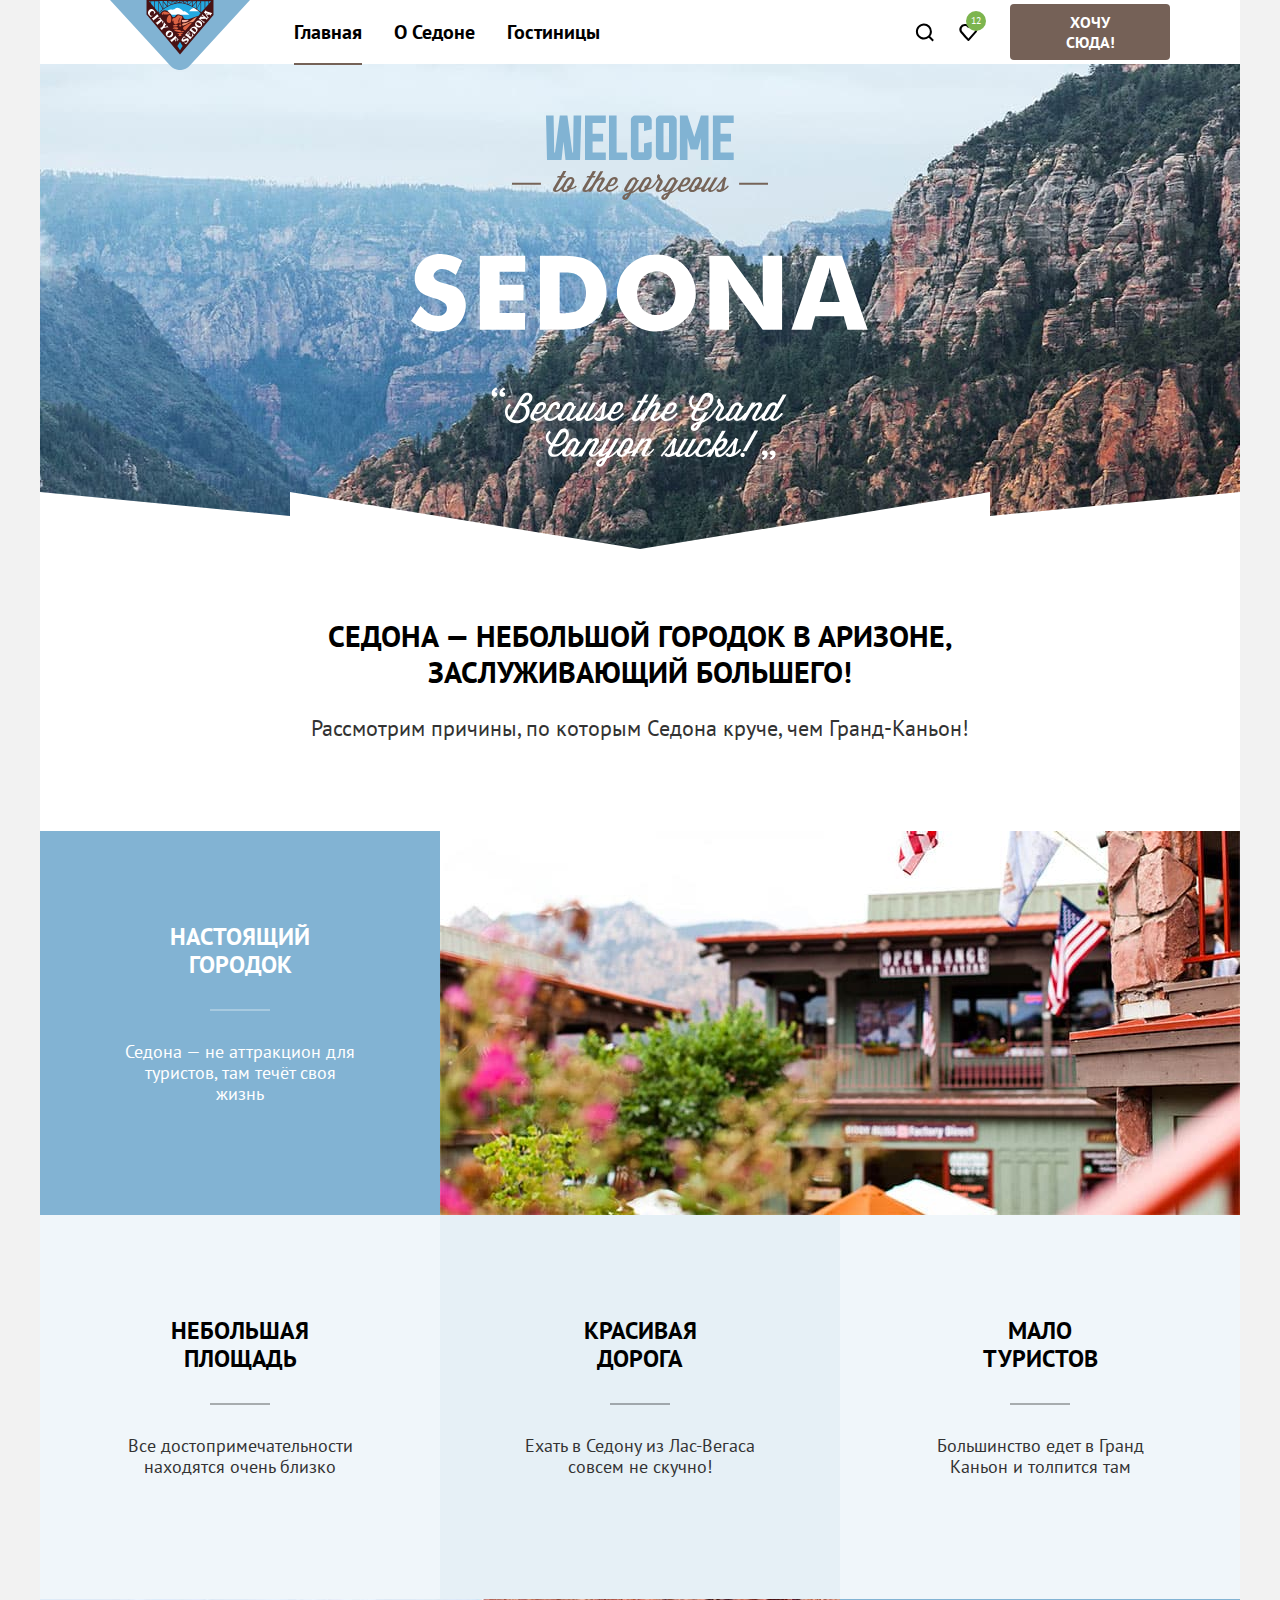
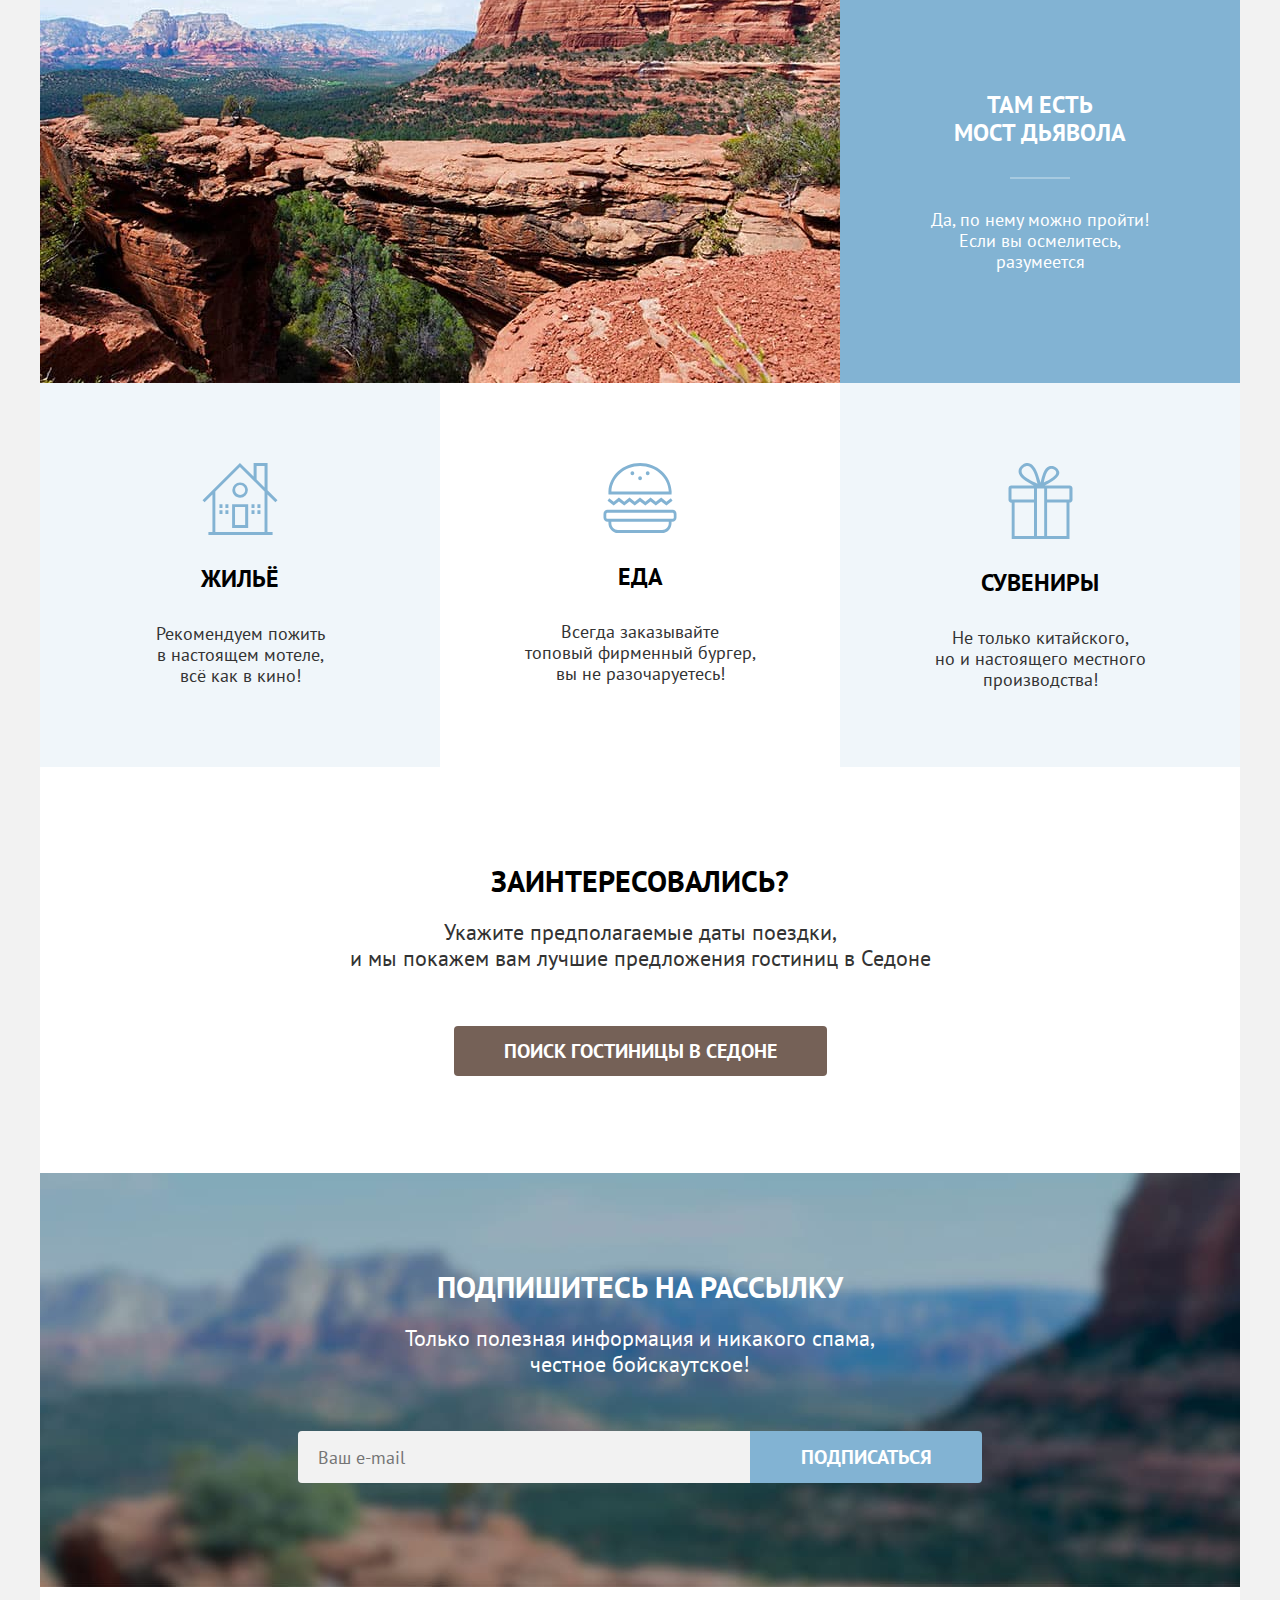
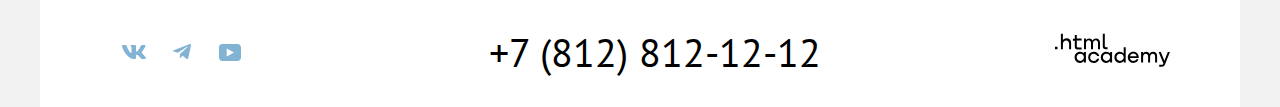
<file: index.html>
<!DOCTYPE html>
<html lang="ru">
  <head>
    <meta charset="utf-8">
    <title>Главная страница</title>
    <link rel="stylesheet" href="styles/styles.css">
    <link rel="icon" href="images/favicon.png">
  </head>
  <body>
    <header class="page-header">
      <nav class="navigation">
        <a class="navigation-logo" href="index.html">
        <img class="page-header-logo" src="images/header/logo.svg" width="140" height="70" alt="Логотип Седона.">
        </a>
        <ul class="navigation-list">
          <li class="navigation-item">
            <a class="navigation-link navigation-link-current" href="index.html">Главная</a>
          </li>
          <li class="navigation-item">
            <a class="navigation-link" href="#">О седоне</a>
          </li>
          <li class="navigation-item">
            <a class="navigation-link" href="catalog.html">Гостиницы</a>
          </li>
        </ul>
        <ul class="navigation-list-right">
          <li class="navigation-item-right">
            <a class="navigation-user" href="#">
              <span class="visually-hidden">Поиск</span>
              <svg class="navigation-icon" aria-hidden="true" focusable="false" width="19" height="19" viewBox="0 0 19 19" xmlns="http://www.w3.org/2000/svg">
                <path d="m18.9 17-3.7-3.67c1-1.3 1.7-2.98 1.7-4.87A8 8 0 0 0 8.9.5C4.5.5.9 4.18.9 8.56a8 8 0 0 0 12.9 6.26l3.7 3.68 1.4-1.5Zm-10-2.48a6 6 0 0 1-6-5.96 6 6 0 0 1 12 0 6 6 0 0 1-6 5.96Z" fill="#000"/>
              </svg>
            </a>
          </li>
          <li class="navigation-item-right">
            <a class="navigation-user" href="#">
              <span class="visually-hidden">Избранное</span>
              <span class="favorites-count">12</span>
              <svg class="navigation-icon" aria-hidden="true" focusable="false" width="19" height="17" viewBox="0 0 19 17" xmlns="http://www.w3.org/2000/svg">
                <path d="M9.3 17a.9.9 0 0 1-.8-.4c-5.4-6.1-6.7-7.5-7-7.9A5.4 5.4 0 0 1 5.9 0c1.3 0 2.5.5 3.5 1.3a5.46 5.46 0 0 1 9 4.1c0 1.3-.5 2.5-1.3 3.4l-7 7.9c-.2.2-.4.3-.8.3Zm-6-9.5c.3.4 3.5 4 6.1 6.9l6.2-7c.5-.5.7-1.2.7-2 0-1.8-1.5-3.3-3.3-3.3-1 0-2 .5-2.7 1.3-.3.3-.6.4-.9.4-.3 0-.6-.2-.8-.4-.7-.8-1.7-1.3-2.7-1.3-1.8 0-3.3 1.5-3.3 3.3-.1.9.3 1.6.7 2.1-.1 0-.1 0 0 0Z" fill="#000"/>
              </svg>
            </a>
          </li>
          <li class="navigation-item-right">
            <a class="button button-navigation" href="#">Хочу сюда!</a>
          </li>
        </ul>
      </nav>
    </header>
    <main class="main-index main-container">
      <div class="page-container">
        <section class="front-img">
          <h1 class="visually-hidden">Сайт города Седона</h1>
          <img class="front-welcome-img" src="images/main/welcome-to-sedona.svg" width="458" height="352" alt="Welcome to the gorgeous SEDONA Because the Grand Canyon sucks!.">
        </section>
        <section class="page-start-text">
          <h2 class="visually-hidden">Описание города</h2>
          <h3 class="start-title">Седона — небольшой городок в Аризоне,<br> заслуживающий большего!</h3>
          <p class="start-description">Рассмотрим причины, по которым Седона круче, чем Гранд-Каньон!</p>
        </section>
        <!--Преимущество №1-->
        <section class="advantages">
          <h2 class="visually-hidden">Преимущества</h2>
          <ul class="advantages-list">
            <li class="advantages-item">
              <h3 class="advantages-title-white">Настоящий<br> городок</h3>
              <p class="advantages-description-white">Седона — не аттракцион для<br> туристов, там течёт своя<br> жизнь</p>
            </li>
            <li>
              <div class="advantages-image-1">
                <img class="advantages-image" src="images/main/house-in-sedona.jpg" width="800" height="384" alt="Дом в Седоне.">
              </div>
            </li>
            <!--Преимущество №2-->
            <li class="advantages-item color-lightblue">
              <h3 class="advantages-title-black">Небольшая<br> площадь</h3>
              <p class="advantages-description-black">Все достопримечательности<br> находятся очень близко</p>
            </li>
            <!--Преимущество №3-->
            <li class="advantages-item color-verylightblue">
              <h3 class="advantages-title-black">Красивая<br> дорога</h3>
              <p class="advantages-description-black">Ехать в Седону из Лас-Вегаса<br> совсем не скучно!</p>
            </li>
            <!--Преимущество №4-->
            <li class="advantages-item color-lightblue">
              <h3 class="advantages-title-black">Мало<br> туристов</h3>
              <p class="advantages-description-black">Большинство едет в Гранд<br> Каньон и толпится там</p>
            </li>
            <!--Преимущество №5-->
            <li>
              <div class="advantages-image-2">
                <img class="advantages-image" src="images/main/devils-bridge.jpg" width="800" height="384" alt="Мост дьявола.">
              </div>
            </li>
            <li class="advantages-item">
              <h3 class="advantages-title-white">Там есть<br> мост дьявола</h3>
              <p class="advantages-description-white">Да, по нему можно пройти!<br> Если вы осмелитесь,<br> разумеется</p>
            </li>
          </ul>
        </section>
        <!--Доступный сервис-->
        <section class="service">
          <h2 class="visually-hidden">Предоставляемые услуги</h2>
          <ul class="services-list">
            <li class="services-item color-lightblue">
              <img class="services-image" src="images/main/icon-house.svg" width="76" height="72" alt="Значок дома.">
              <h3 class="services-title">Жильё</h3>
              <p class="services-description">Рекомендуем пожить<br> в настоящем мотеле,<br> всё как в кино!</p>
            </li>
            <li class="services-item">
              <img class="services-image" src="images/main/icon-food.svg" width="74" height="70" alt="Значок еды.">
              <h3 class="services-title">Еда</h3>
              <p class="services-description">Всегда заказывайте<br> топовый фирменный бургер,<br> вы не разочаруетесь!</p>
            </li>
            <li class="services-item color-lightblue">
              <img class="services-image" src="images/main/icon-souvenir.svg" width="65" height="76" alt="Значок подарка.">
              <h3 class="services-title">Сувениры</h3>
              <p class="services-description">Не только китайского,<br> но и настоящего местного<br> производства!</p>
            </li>
          </ul>
        </section>
        <!--Поиск гостиницы-->
        <section class="search-hotels">
          <h2 class="search-hotels-title">Заинтересовались?</h2>
          <p class="search-hotels-description">Укажите предполагаемые даты поездки,<br> и мы покажем вам лучшие предложения гостиниц в Седоне</p>
          <div class="button-search-container">
            <a class="button-search-hotels" href="#">Поиск гостиницы в седоне</a>
          </div>
        </section>
        <!--Подписка на рассылку-->
        <section class="subscribe">
          <div class="subscribe-block">
            <h2 class="subscribe-title">Подпишитесь на рассылку</h2>
            <p class="subscribe-description">Только полезная информация и никакого спама,<br> честное бойскаутское!</p>
            <form class="newletter-form" action="https://echo.htmlacademy.ru/" method="post">
              <label for="newletter-email">
              <span class="visually-hidden">Email</span>
              </label>
              <input id="newletter-email" class="field-email" placeholder="Ваш e-mail" type="email" name="email" required>
              <button class="button-subscribe" type="submit">Подписаться</button>
            </form>
          </div>
        </section>
      </div>
    </main>
    <footer class="page-footer">
      <div class="page-footer-container">
        <section class="footer-social">
          <h2 class="visually-hidden">Социальные сети</h2>
          <ul class="footer-social-list">
            <li class="footer-social-item ">
              <a class="footer-social-link" href="https://vk.com/htmlacademy">
                <span class="visually-hidden">Vkontakte</span>
                <svg aria-hidden="true" width="24" height="14" viewBox="0 0 24 14" fill="none" xmlns="http://www.w3.org/2000/svg">
                  <path class="footer-social-logo" fill-rule="evenodd" clip-rule="evenodd" d="M23.45.95c.17-.55 0-.95-.8-.95h-2.62c-.67 0-.98.35-1.14.73 0 0-1.34 3.2-3.23 5.27-.61.6-.89.8-1.22.8-.17 0-.42-.2-.42-.74V.95c0-.66-.18-.95-.74-.95H9.15c-.42 0-.67.3-.67.6 0 .61.95.76 1.05 2.5v3.8c0 .84-.16.99-.5.99-.88 0-3.05-3.21-4.33-6.89-.25-.71-.5-1-1.17-1H.9C.15 0 0 .35 0 .73c0 .68.89 4.07 4.14 8.55C6.32 12.34 9.38 14 12.15 14c1.67 0 1.88-.37 1.88-1v-2.32c0-.73.16-.88.69-.88.38 0 1.05.2 2.61 1.67C19.11 13.22 19.4 14 20.41 14h2.62c.75 0 1.13-.37.91-1.1-.24-.72-1.09-1.77-2.21-3.02-.62-.7-1.54-1.47-1.81-1.86-.4-.49-.28-.7 0-1.14 0 0 3.2-4.43 3.53-5.93Z" fill="#83B3D3"/>
                </svg>
              </a>
            </li>
            <li class="footer-social-item">
              <a class="footer-social-link" href="https://t.me/htmlacademy">
                <span class="visually-hidden">Telegram</span>
                <svg aria-hidden="true" focusable="false" width="18" height="16" viewBox="0 0 18 16" fill="none" xmlns="http://www.w3.org/2000/svg">
                  <path class="footer-social-logo" d="M16.79.1.84 6.25c-1.09.43-1.08 1.04-.2 1.31l4.1 1.28 9.47-5.98c.44-.27.85-.12.52.18L7.05 9.96l-.28 4.22c.41 0 .6-.19.83-.41l1.99-1.93 4.13 3.05c.77.42 1.31.2 1.5-.7l2.72-12.8c.28-1.12-.43-1.62-1.16-1.3Z" fill="#83B3D3"/>
                </svg>
              </a>
            </li>
            <li class="footer-social-item">
              <a class="footer-social-link" href="https://www.youtube.com/user/htmlacademyru">
                <span class="visually-hidden">Youtube</span>
                <svg aria-hidden="true" focusable="false" width="22" height="17" viewBox="0 0 22 17" fill="none" xmlns="http://www.w3.org/2000/svg">
                  <path class="footer-social-logo" d="M18.6 0H3.18C1.31 0 0 1.6 0 3.4v10.1C0 15.4 1.31 17 3.17 17h15.66c1.64 0 3.17-1.6 3.17-3.4V3.4C21.78 1.6 20.47 0 18.6 0ZM7.67 12.54V4.46L15 8.5l-7.33 4.04Z" fill="#83B3D3"/>
                </svg>
              </a>
            </li>
          </ul>
        </section>
        <section class="footer-contacts">
          <h2 class="visually-hidden">Контактный телефон</h2>
          <a class="footer-contacts-phone" href="tel:88128121212"> +7 (812) 812-12-12</a>
        </section>
        <section class="logo-htmlacademy">
          <h2 class="visually-hidden">Логотип HTML-Academy</h2>
          <a class="footer-social-htmlacademy" href="https://htmlacademy.ru/">
            <svg aria-hidden="true" focusable="false" width="115" height="34" viewBox="0 0 115 34" fill="none" xmlns="http://www.w3.org/2000/svg">
              <path class="htmlacademy-icon" d="M0 13.72v2.6h2.5v-2.6H0ZM11.6 5.32c-1.6 0-2.8.7-3.6 1.7h-.1V.82h-2v15.5h2v-5.3c0-2.1 1.3-3.6 3.3-3.6 1.8 0 2.9 1.4 2.9 3.2v5.7h2v-6.1c.1-3-1.8-4.9-4.5-4.9ZM26.6 5.62h-4.8v-3.7h-2v3.8h-1.9v2h1.9v6c0 1.7 1 2.7 2.7 2.7h4.1v-2h-3.7c-.7 0-1.1-.4-1.1-1.1v-5.7h4.8v-2ZM41.1 5.42c-1.6 0-2.9.8-3.5 2.1h-.1c-.6-1.2-1.8-2.1-3.4-2.1-1.4 0-2.5.8-3.1 1.8h-.1v-1.6H29v10.6h2v-5.4c0-2 1-3.5 2.6-3.5 1.5 0 2.4 1 2.4 2.6v6.3h2v-5.6c0-2.4 1.4-3.3 2.6-3.3 1.5 0 2.4 1 2.4 2.6v6.3h2v-6.5c.1-2.5-1.4-4.3-3.9-4.3ZM47.8 13.52c0 1.7 1 2.7 2.8 2.7h2v-2h-1.7c-.7 0-1.1-.4-1.1-1.1V.82h-2v12.7ZM28.9 20.52c-.9-1.1-2.2-1.8-3.9-1.8-3.1 0-5.4 2.3-5.4 5.6s2.3 5.6 5.4 5.6c1.8 0 3-.8 3.8-1.9h.1v1.6h2v-10.6h-2v1.5Zm-3.6 7.4c-2.2 0-3.6-1.6-3.6-3.6s1.4-3.6 3.6-3.6 3.6 1.6 3.6 3.6c0 1.9-1.4 3.6-3.6 3.6ZM44.2 22.82c-.5-2.4-2.6-4.1-5.4-4.1a5.4 5.4 0 0 0-5.6 5.6c0 3.1 2.2 5.6 5.6 5.6 2.8 0 4.9-1.8 5.4-4.2h-2.1a3.4 3.4 0 0 1-3.3 2.3c-2.2 0-3.6-1.6-3.6-3.6s1.4-3.6 3.6-3.6c1.6 0 2.8 1 3.3 2.2h2.1v-.2ZM55.1 20.52c-.9-1.1-2.2-1.8-3.9-1.8-3.1 0-5.4 2.3-5.4 5.6s2.3 5.6 5.4 5.6c1.8 0 3-.8 3.8-1.9h.1v1.6h2v-10.6h-2v1.5Zm-3.6 7.4c-2.2 0-3.6-1.6-3.6-3.6s1.4-3.6 3.6-3.6 3.6 1.6 3.6 3.6c0 1.9-1.5 3.6-3.6 3.6ZM68.7 20.62c-.9-1.1-2.2-1.9-3.9-1.9-3.1 0-5.4 2.3-5.4 5.6s2.2 5.6 5.4 5.6c1.7 0 3-.8 3.8-1.8h.1v1.5h2v-15.4h-2v6.4Zm-3.6 7.3c-2.2 0-3.6-1.6-3.6-3.6s1.4-3.6 3.6-3.6 3.6 1.6 3.6 3.6c-.1 2-1.5 3.6-3.6 3.6ZM78.3 18.72c-3.3 0-5.5 2.5-5.5 5.6 0 3 2.1 5.6 5.5 5.6 2.5 0 4.5-1.3 5.2-3.6h-2.1c-.5 1-1.6 1.6-3 1.6-1.9 0-3.3-1.3-3.4-2.9h8.8c.2-3.6-2-6.3-5.5-6.3Zm0 1.9c1.7 0 3 1 3.3 2.6h-6.5c.3-1.5 1.5-2.6 3.2-2.6ZM98.2 18.72c-1.6 0-2.9.8-3.6 2h-.1c-.6-1.2-1.8-2-3.4-2-1.4 0-2.5.7-3.1 1.8v-1.5h-1.9v10.6h2v-5.4c0-2 1-3.4 2.6-3.5 1.5 0 2.4 1 2.4 2.6v6.3h2v-5.6c0-2.4 1.4-3.3 2.6-3.3 1.5 0 2.4 1 2.4 2.6v6.3h2v-6.5c.1-2.6-1.4-4.4-3.9-4.4ZM109.4 27.82l-3.6-8.9h-2.2l4.8 11.6c-.3.9-.7 1.2-1.7 1.2h-2.5v2h2.5c1.8 0 2.8-.8 3.5-2.6l4.7-12.2h-2.1l-3.4 8.9Z" fill="#000"/>
            </svg>
          </a>
        </section>
      </div>
    </footer>
    <div class="modal-container modal-container-close">
      <div class="modal modal-search-hotel">
        <button class="modal-close-button" type="button">
        <span class="visually-hidden">Закрыть</span>
        </button>
        <section class="modal-content">
          <h2 class="modal-title">Поиск гостиницы в Седоне</h2>
          <form class="modal-form" action="https://echo.htmlacademy.ru/" method="post">
            <p class="field-group">
              <label class="text-modal" for="arrival-form">Дата заезда:</label>
              <input class="modal-date-field" id="arrival-form" type="text" name="arrival-form" value="27 апреля 2020" required>
            </p>
            <p class="text-modal-item status-error">Мы не можем отправить вас в прошлое.</p>
            <p class="field-group">
              <label class="text-modal" for="departure-form">Дата выезда:</label>
              <input class="modal-date-field" id="departure-form" type="text" name="departure-form" value="1 сентября 2023" required>
            </p>
            <p class="text-modal-item">На эти даты есть свободные номера. Пока есть.</p>
            <div class="field-group-people">
              <div class="field-group-adults">
                <label class="text-modal label-adults" for="adults">Взрослые:</label>
                <button class="button-modal button-minus" type="button">
                  <svg class="button-condition" aria-hidden="true" width="14" height="2" viewBox="0 0 14 2"  fill="#756157" fill-opacity=".3" xmlns="http://www.w3.org/2000/svg">
                    <path  d="M0 0v2h14V0H0Z"/>
                  </svg>
                </button>
                <input class="modal-people" id="adults" type="text" name="adults-people" value="2" required>
                <button class="button-modal button-plus" type="button">
                  <svg class="button-condition" width="14" height="14" viewBox="0 0 14 14" fill="#756157" fill-opacity=".3" xmlns="http://www.w3.org/2000/svg">
                    <path d="M14 6H8V0H6v6H0v2h6v6h2V8h6V6Z" />
                  </svg>
                </button>
              </div>
              <div class="field-group-children">
                <label class="text-modal form-label-icon" for="children">Дети:</label>
                <span class="tooltip">
                  <button class="tooltip-toggle" type="button" aria-labelledby="tooltip-label-date">
                    <svg class="tooltip-icon" width="26" height="26" viewBox="0 0 26 26" fill="none" xmlns="http://www.w3.org/2000/svg">
                      <circle cx="13" cy="13" r="13" fill="#83B3D3"/>
                      <path fill-rule="evenodd" clip-rule="evenodd" d="M12 7H14V9H12V7ZM14 19H12V10H14V19Z" fill="white"/>
                    </svg>
                    <span class="visually-hidden">Посмотреть дополнительную информацию</span>
                  </button>
                  <span class="tooltip-text" role="tooltip" id="tooltip-label-date">Укажите количество детей,<br> которые будут с вами, возраст<br> которых от 6 до 18 лет. Дети<br> до 6 лет размещаются<br> бесплатно.</span>
                </span>
                <button class="button-modal button-minus-children" type="button">
                  <svg class="button-condition" width="14" height="2" viewBox="0 0 14 2" fill="#756157" fill-opacity=".3" xmlns="http://www.w3.org/2000/svg">
                    <path d="M0 0v2h14V0H0Z" />
                  </svg>
                </button>
                <input class="modal-people" id="children" type="text" name="children-people" value="2" required>
                <button class="button-modal button-plus-children" type="button">
                  <svg class="button-condition" width="14" height="14" viewBox="0 0 14 14" fill="#756157" fill-opacity=".3" xmlns="http://www.w3.org/2000/svg">
                    <path d="M14 6H8V0H6v6H0v2h6v6h2V8h6V6Z" />
                  </svg>
                </button>
              </div>
            </div>
            <button class="button-find" type="submit">Найти</button>
          </form>
        </section>
      </div>
    </div>
  </body>
</html>
</file>
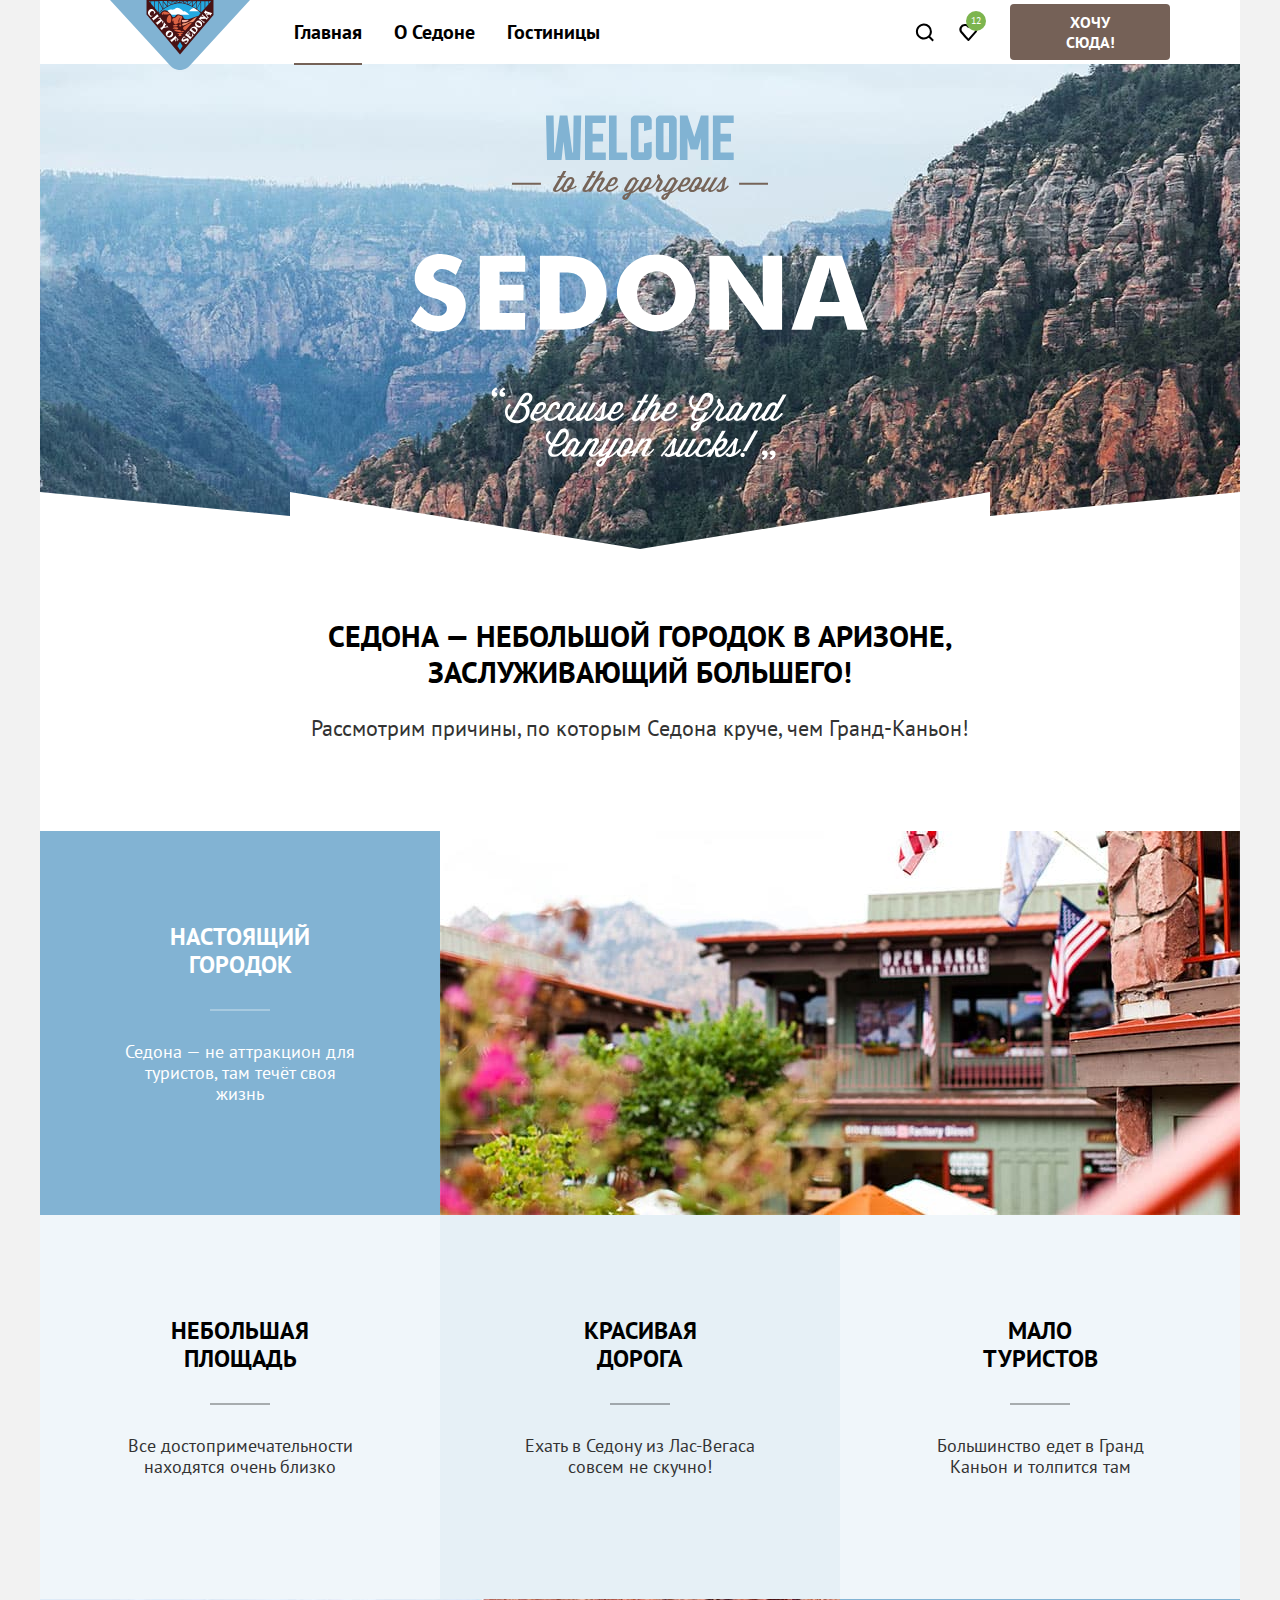
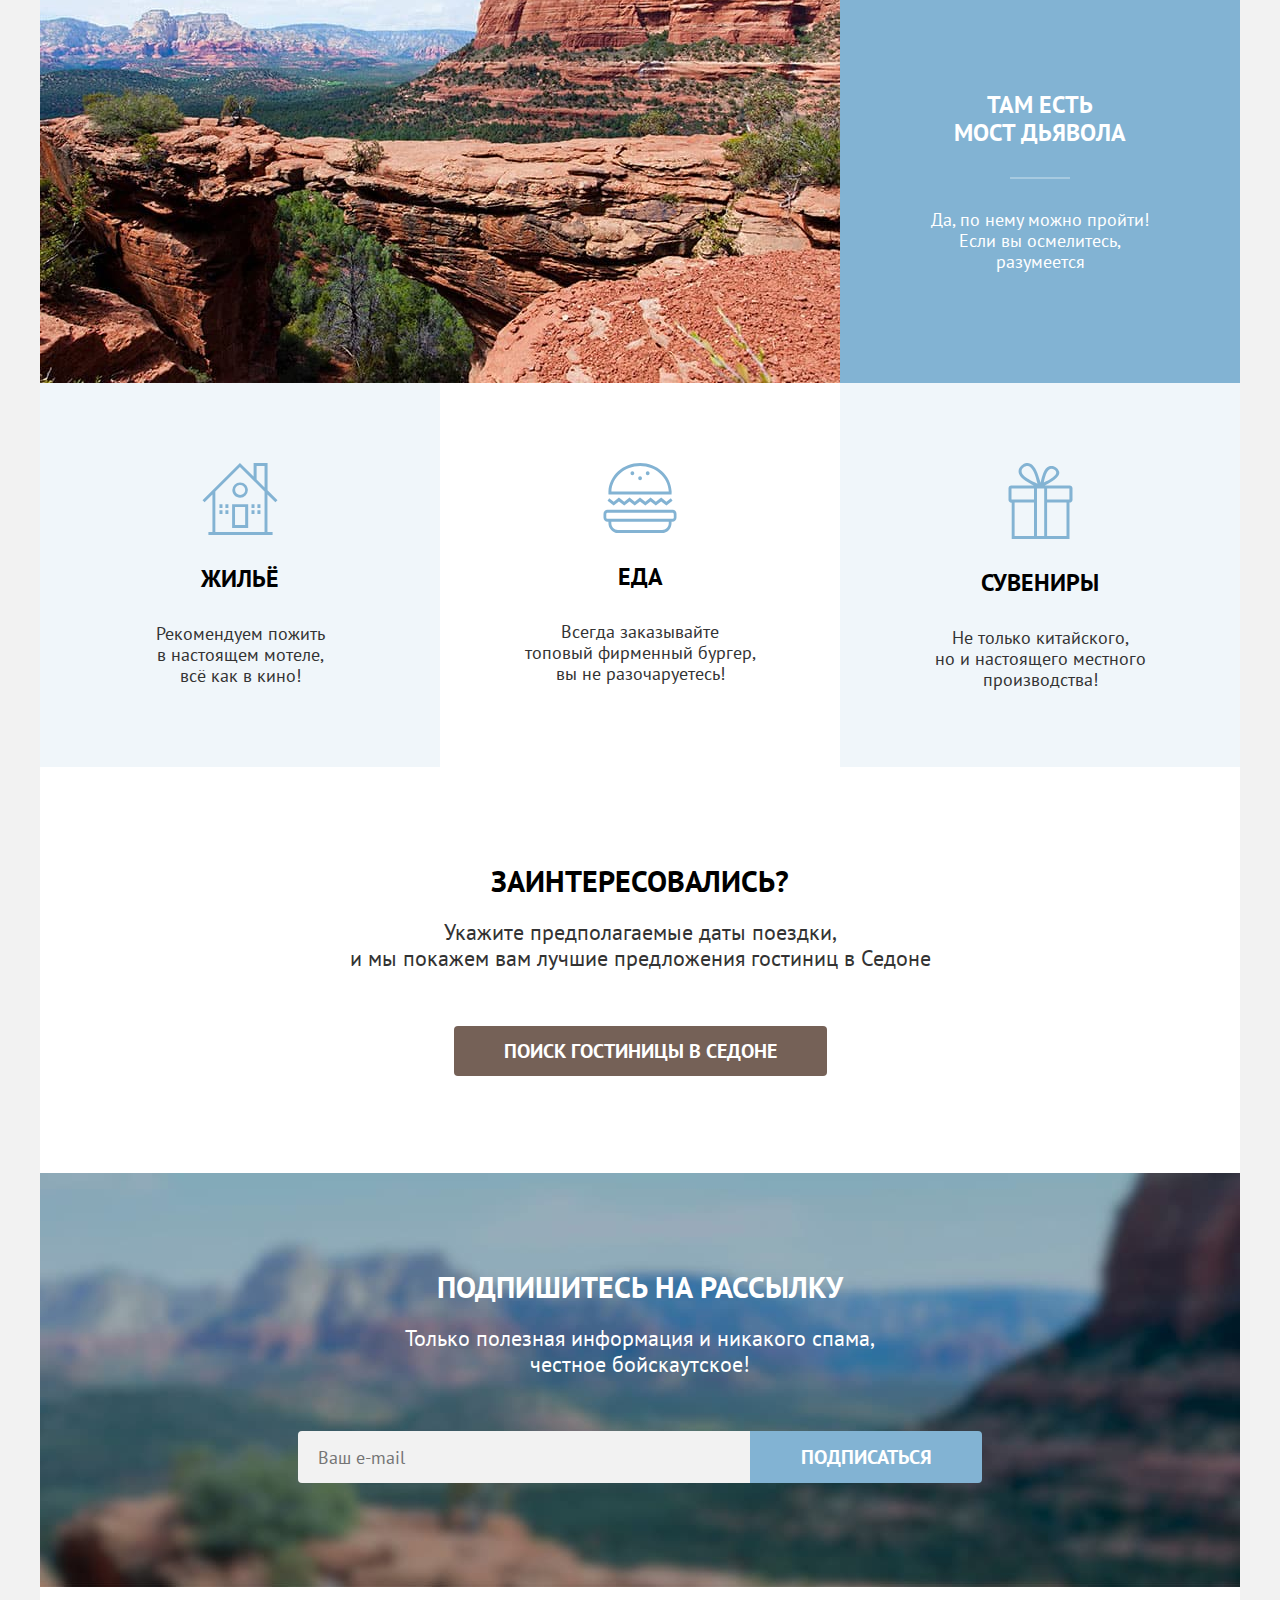
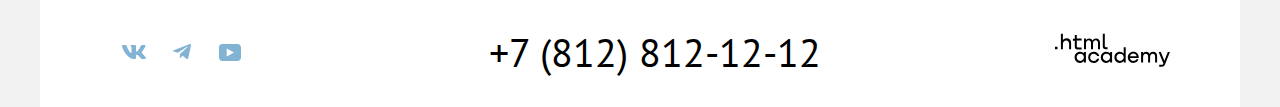
<file: 10/index.html>
<!DOCTYPE html>
<html lang="ru">
  <head>
    <meta charset="utf-8">
    <title>Главная страница</title>
    <link rel="stylesheet" href="styles/styles.css">
    <link rel="icon" href="images/favicon.png">
    <base href="https://htmlacademy-htmlcss.github.io/2200765-sedona-35/10/">
</head>
  <body>
    <nav class="navigation">
      <a class="navigation-logo" href="index.html">
        <img class="page-header-logo" src="images/header/logo.svg" width="140" height="70" alt="Логотип Седона.">
      </a>
      <ul class="navigation-list">
        <li class="navigation-item">
          <a class="navigation-link navigation-link-current" href="index.html">Главная</a>
        </li>
        <li class="navigation-item">
          <a class="navigation-link" href="#">О седоне</a>
        </li>
        <li class="navigation-item">
          <a class="navigation-link" href="catalog.html">Гостиницы</a>
        </li>
      </ul>
      <ul class="navigation-list-right">
        <li class="navigation-item-right">
          <a class="navigation-user" href="#">
            <span class="visually-hidden">Поиск</span>
            <svg class="navigation-icon" aria-hidden="true" focusable="false" width="19" height="19" viewBox="0 0 19 19" fill="none" xmlns="http://www.w3.org/2000/svg">
              <path d="m18.9 17-3.7-3.67c1-1.3 1.7-2.98 1.7-4.87A8 8 0 0 0 8.9.5C4.5.5.9 4.18.9 8.56a8 8 0 0 0 12.9 6.26l3.7 3.68 1.4-1.5Zm-10-2.48a6 6 0 0 1-6-5.96 6 6 0 0 1 12 0 6 6 0 0 1-6 5.96Z" fill="#000"/>
            </svg>
          </a>
        </li>
        <li class="navigation-item-right">
          <a class="navigation-user" href="#">
            <span class="visually-hidden">Избранное</span>
            <span class="favorites-count">12</span>
            <svg class="navigation-icon" aria-hidden="true" focusable="false" width="19" height="17" viewBox="0 0 19 17" fill="none" xmlns="http://www.w3.org/2000/svg">
              <path d="M9.3 17a.9.9 0 0 1-.8-.4c-5.4-6.1-6.7-7.5-7-7.9A5.4 5.4 0 0 1 5.9 0c1.3 0 2.5.5 3.5 1.3a5.46 5.46 0 0 1 9 4.1c0 1.3-.5 2.5-1.3 3.4l-7 7.9c-.2.2-.4.3-.8.3Zm-6-9.5c.3.4 3.5 4 6.1 6.9l6.2-7c.5-.5.7-1.2.7-2 0-1.8-1.5-3.3-3.3-3.3-1 0-2 .5-2.7 1.3-.3.3-.6.4-.9.4-.3 0-.6-.2-.8-.4-.7-.8-1.7-1.3-2.7-1.3-1.8 0-3.3 1.5-3.3 3.3-.1.9.3 1.6.7 2.1-.1 0-.1 0 0 0Z" fill="#000"/>
            </svg>
          </a>
        </li>
        <li class="navigation-item-right">
          <a class="button button-navigation" href="#">Хочу сюда!</a>
        </li>
      </ul>
    </nav>
    <main class="main-index main-container">
      <div class="page-container">
        <section class="front-img">
          <h1 class="visually-hidden">Сайт города Седона</h1>
          <img class="front-welcome-img" src="images/main/welcome-to-sedona.svg" width="458" height="352" alt="Welcome to the gorgeous SEDONA Because the Grand Canyon sucks!.">
        </section>
        <section class="page-start-text">
          <h2 class="visually-hidden">Описание города</h2>
          <h3 class="start-title">Седона — небольшой городок в Аризоне,<br> заслуживающий большего!</h3>
          <p class="start-description">Рассмотрим причины, по которым Седона круче, чем Гранд-Каньон!</p>
        </section>
        <!--Преимущество №1-->
        <section class="advantages">
          <h2 class="visually-hidden">Преимущества</h2>
          <ul class="advantages-list">
            <li class="advantages-item">
              <h3 class="advantages-title-white">Настоящий<br> городок</h3>
              <p class="advantages-description-white">Седона — не аттракцион для<br> туристов, там течёт своя<br> жизнь</p>
            </li>
            <li>
              <div class="advantages-image-1">
                <img class="advantages-image" src="images/main/house-in-sedona.jpg" width="800" height="384" alt="Дом в Седоне.">
              </div>
            </li>
            <!--Преимущество №2-->
            <li class="advantages-item color-lightblue">
              <h3 class="advantages-title-black">Небольшая<br> площадь</h3>
              <p class="advantages-description-black">Все достопримечательности<br> находятся очень близко</p>
            </li>
            <!--Преимущество №3-->
            <li class="advantages-item color-verylightblue">
              <h3 class="advantages-title-black">Красивая<br> дорога</h3>
              <p class="advantages-description-black">Ехать в Седону из Лас-Вегаса<br> совсем не скучно!</p>
            </li>
            <!--Преимущество №4-->
            <li class="advantages-item color-lightblue">
              <h3 class="advantages-title-black">Мало<br> туристов</h3>
              <p class="advantages-description-black">Большинство едет в Гранд<br> Каньон и толпится там</p>
            </li>
            <!--Преимущество №5-->
            <li>
              <div class="advantages-image-2">
                <img class="advantages-image" src="images/main/devils-bridge.jpg" width="800" height="384" alt="Мост дьявола.">
              </div>
            </li>
            <li class="advantages-item">
              <h3 class="advantages-title-white">Там есть<br> мост дьявола</h3>
              <p class="advantages-description-white">Да, по нему можно пройти!<br> Если вы осмелитесь,<br> разумеется</p>
            </li>
          </ul>
        </section>
        <!--Доступный сервис-->
        <section class="service">
          <h2 class="visually-hidden">Предоставляемые услуги</h2>
          <ul class="services-list">
            <li class="services-item color-lightblue">
              <img class="services-image" src="images/main/icon-house.svg" width="76" height="72" alt="Значок дома.">
              <h3 class="services-title">Жильё</h3>
              <p class="services-description">Рекомендуем пожить<br> в настоящем мотеле,<br> всё как в кино!</p>
            </li>
            <li class="services-item">
              <img class="services-image" src="images/main/icon-food.svg" width="74" height="70" alt="Значок еды.">
              <h3 class="services-title">Еда</h3>
              <p class="services-description">Всегда заказывайте<br> топовый фирменный бургер,<br> вы не разочаруетесь!</p>
            </li>
            <li class="services-item color-lightblue">
              <img class="services-image" src="images/main/icon-souvenir.svg" width="65" height="76" alt="Значок подарка.">
              <h3 class="services-title">Сувениры</h3>
              <p class="services-description">Не только китайского,<br> но и настоящего местного<br> производства!</p>
            </li>
          </ul>
        </section>
        <!--Поиск гостиницы-->
        <section class="search-hotels">
          <h2 class="search-hotels-title">Заинтересовались?</h2>
          <p class="search-hotels-description">Укажите предполагаемые даты поездки,<br> и мы покажем вам лучшие предложения гостиниц в Седоне</p>
          <div class="button-search-container">
            <a class="button-search-hotels" href="#">Поиск гостиницы в седоне</a>
          </div>
        </section>
        <!--Подписка на рассылку-->
        <section class="subscribe">
          <div class="subscribe-block">
            <h2 class="subscribe-title">Подпишитесь на рассылку</h2>
            <p class="subscribe-description">Только полезная информация и никакого спама,<br> честное бойскаутское!</p>
            <form class="newletter-form" action="https://echo.htmlacademy.ru/" method="post">
              <label for="newletter-email">
                <span class="visually-hidden">Email</span>
              </label>
              <input id="newletter-email" class="field-email" placeholder="Ваш e-mail" type="email" name="email" required>
              <button class="button-subscribe" type="submit">Подписаться</button>
            </form>
          </div>
        </section>
      </div>
    </main>
    <footer class="page-footer">
      <div class="page-footer-container">
        <section class="footer-social">
          <h2 class="visually-hidden">Социальные сети</h2>
          <ul class="footer-social-list">
            <li class="footer-social-item ">
              <a class="footer-social-link" href="https://vk.com/htmlacademy">
                <span class="visually-hidden">Vkontakte</span>
                <svg aria-hidden="true" width="24" height="14" viewBox="0 0 24 14" fill="none" xmlns="http://www.w3.org/2000/svg">
                  <path class="footer-social-logo" fill-rule="evenodd" clip-rule="evenodd" d="M23.45.95c.17-.55 0-.95-.8-.95h-2.62c-.67 0-.98.35-1.14.73 0 0-1.34 3.2-3.23 5.27-.61.6-.89.8-1.22.8-.17 0-.42-.2-.42-.74V.95c0-.66-.18-.95-.74-.95H9.15c-.42 0-.67.3-.67.6 0 .61.95.76 1.05 2.5v3.8c0 .84-.16.99-.5.99-.88 0-3.05-3.21-4.33-6.89-.25-.71-.5-1-1.17-1H.9C.15 0 0 .35 0 .73c0 .68.89 4.07 4.14 8.55C6.32 12.34 9.38 14 12.15 14c1.67 0 1.88-.37 1.88-1v-2.32c0-.73.16-.88.69-.88.38 0 1.05.2 2.61 1.67C19.11 13.22 19.4 14 20.41 14h2.62c.75 0 1.13-.37.91-1.1-.24-.72-1.09-1.77-2.21-3.02-.62-.7-1.54-1.47-1.81-1.86-.4-.49-.28-.7 0-1.14 0 0 3.2-4.43 3.53-5.93Z" fill="#83B3D3"/>
                </svg>
              </a>
            </li>
            <li class="footer-social-item">
              <a class="footer-social-link" href="https://t.me/htmlacademy">
                <span class="visually-hidden">Telegram</span>
                <svg aria-hidden="true" focusable="false" width="18" height="16" viewBox="0 0 18 16" fill="none" xmlns="http://www.w3.org/2000/svg">
                  <path class="footer-social-logo" d="M16.79.1.84 6.25c-1.09.43-1.08 1.04-.2 1.31l4.1 1.28 9.47-5.98c.44-.27.85-.12.52.18L7.05 9.96l-.28 4.22c.41 0 .6-.19.83-.41l1.99-1.93 4.13 3.05c.77.42 1.31.2 1.5-.7l2.72-12.8c.28-1.12-.43-1.62-1.16-1.3Z" fill="#83B3D3"/>
                </svg>
              </a>
            </li>
            <li class="footer-social-item">
              <a class="footer-social-link" href="https://www.youtube.com/user/htmlacademyru">
                <span class="visually-hidden">Youtube</span>
                <svg aria-hidden="true" focusable="false" width="22" height="17" viewBox="0 0 22 17" fill="none" xmlns="http://www.w3.org/2000/svg">
                  <path class="footer-social-logo" d="M18.6 0H3.18C1.31 0 0 1.6 0 3.4v10.1C0 15.4 1.31 17 3.17 17h15.66c1.64 0 3.17-1.6 3.17-3.4V3.4C21.78 1.6 20.47 0 18.6 0ZM7.67 12.54V4.46L15 8.5l-7.33 4.04Z" fill="#83B3D3"/>
                </svg>
              </a>
            </li>
          </ul>
        </section>
        <section class="footer-contacts">
          <h2 class="visually-hidden">Контактный телефон</h2>
          <a class="footer-contacts-phone" href="tel:88128121212"> +7 (812) 812-12-12</a>
        </section>
        <section class="logo-htmlacademy">
          <h2 class="visually-hidden">Логотип HTML-Academy</h2>
          <a class="footer-social-htmlacademy" href="https://htmlacademy.ru/">
            <svg aria-hidden="true" focusable="false" width="115" height="34" viewBox="0 0 115 34" fill="none" xmlns="http://www.w3.org/2000/svg">
              <path class="htmlacademy-icon"d="M0 13.72v2.6h2.5v-2.6H0ZM11.6 5.32c-1.6 0-2.8.7-3.6 1.7h-.1V.82h-2v15.5h2v-5.3c0-2.1 1.3-3.6 3.3-3.6 1.8 0 2.9 1.4 2.9 3.2v5.7h2v-6.1c.1-3-1.8-4.9-4.5-4.9ZM26.6 5.62h-4.8v-3.7h-2v3.8h-1.9v2h1.9v6c0 1.7 1 2.7 2.7 2.7h4.1v-2h-3.7c-.7 0-1.1-.4-1.1-1.1v-5.7h4.8v-2ZM41.1 5.42c-1.6 0-2.9.8-3.5 2.1h-.1c-.6-1.2-1.8-2.1-3.4-2.1-1.4 0-2.5.8-3.1 1.8h-.1v-1.6H29v10.6h2v-5.4c0-2 1-3.5 2.6-3.5 1.5 0 2.4 1 2.4 2.6v6.3h2v-5.6c0-2.4 1.4-3.3 2.6-3.3 1.5 0 2.4 1 2.4 2.6v6.3h2v-6.5c.1-2.5-1.4-4.3-3.9-4.3ZM47.8 13.52c0 1.7 1 2.7 2.8 2.7h2v-2h-1.7c-.7 0-1.1-.4-1.1-1.1V.82h-2v12.7ZM28.9 20.52c-.9-1.1-2.2-1.8-3.9-1.8-3.1 0-5.4 2.3-5.4 5.6s2.3 5.6 5.4 5.6c1.8 0 3-.8 3.8-1.9h.1v1.6h2v-10.6h-2v1.5Zm-3.6 7.4c-2.2 0-3.6-1.6-3.6-3.6s1.4-3.6 3.6-3.6 3.6 1.6 3.6 3.6c0 1.9-1.4 3.6-3.6 3.6ZM44.2 22.82c-.5-2.4-2.6-4.1-5.4-4.1a5.4 5.4 0 0 0-5.6 5.6c0 3.1 2.2 5.6 5.6 5.6 2.8 0 4.9-1.8 5.4-4.2h-2.1a3.4 3.4 0 0 1-3.3 2.3c-2.2 0-3.6-1.6-3.6-3.6s1.4-3.6 3.6-3.6c1.6 0 2.8 1 3.3 2.2h2.1v-.2ZM55.1 20.52c-.9-1.1-2.2-1.8-3.9-1.8-3.1 0-5.4 2.3-5.4 5.6s2.3 5.6 5.4 5.6c1.8 0 3-.8 3.8-1.9h.1v1.6h2v-10.6h-2v1.5Zm-3.6 7.4c-2.2 0-3.6-1.6-3.6-3.6s1.4-3.6 3.6-3.6 3.6 1.6 3.6 3.6c0 1.9-1.5 3.6-3.6 3.6ZM68.7 20.62c-.9-1.1-2.2-1.9-3.9-1.9-3.1 0-5.4 2.3-5.4 5.6s2.2 5.6 5.4 5.6c1.7 0 3-.8 3.8-1.8h.1v1.5h2v-15.4h-2v6.4Zm-3.6 7.3c-2.2 0-3.6-1.6-3.6-3.6s1.4-3.6 3.6-3.6 3.6 1.6 3.6 3.6c-.1 2-1.5 3.6-3.6 3.6ZM78.3 18.72c-3.3 0-5.5 2.5-5.5 5.6 0 3 2.1 5.6 5.5 5.6 2.5 0 4.5-1.3 5.2-3.6h-2.1c-.5 1-1.6 1.6-3 1.6-1.9 0-3.3-1.3-3.4-2.9h8.8c.2-3.6-2-6.3-5.5-6.3Zm0 1.9c1.7 0 3 1 3.3 2.6h-6.5c.3-1.5 1.5-2.6 3.2-2.6ZM98.2 18.72c-1.6 0-2.9.8-3.6 2h-.1c-.6-1.2-1.8-2-3.4-2-1.4 0-2.5.7-3.1 1.8v-1.5h-1.9v10.6h2v-5.4c0-2 1-3.4 2.6-3.5 1.5 0 2.4 1 2.4 2.6v6.3h2v-5.6c0-2.4 1.4-3.3 2.6-3.3 1.5 0 2.4 1 2.4 2.6v6.3h2v-6.5c.1-2.6-1.4-4.4-3.9-4.4ZM109.4 27.82l-3.6-8.9h-2.2l4.8 11.6c-.3.9-.7 1.2-1.7 1.2h-2.5v2h2.5c1.8 0 2.8-.8 3.5-2.6l4.7-12.2h-2.1l-3.4 8.9Z" fill="#000"/>
            </svg>
          </a>
        </section>
      </div>
    </footer>
    <div class="modal-container modal-container-close">
      <div class="modal modal-search-hotel">
        <button class="modal-close-button" type="button">
          <span class="visually-hidden">Закрыть</span>
        </button>
        <section class="modal-content">
          <h2 class="modal-title">Поиск гостиницы в Седоне</h2>
          <form class="modal-form" action="https://echo.htmlacademy.ru/" method="post">
            <p class="field-group">
              <label class="text-modal" for="arrival-form">Дата заезда:</label>
              <input class="modal-date-field" id="arrival-form" type="text" name="arrival-form" value="27 апреля 2020">
            </p>
            <p class="text-modal-item status-error">Мы не можем отправить вас в прошлое.</p>
            <p class="field-group">
              <label class="text-modal" for="departure-form">Дата выезда:</label>
              <input class="modal-date-field" id="departure-form" type="text" name="departure-form" value="1 сентября 2023">
            </p>
            <p class="text-modal-item">На эти даты есть свободные номера. Пока есть.</p>
            <div class="field-group-people">
              <div class="field-group-adults">
                <label class="text-modal label-adults" for="adults">Взрослые:</label>
                <button class="button-modal button-minus" type="button">
                  <svg class="button-condition" aria-hidden="true" width="14" height="2" viewBox="0 0 14 2"  fill="#756157" fill-opacity=".3" xmlns="http://www.w3.org/2000/svg">
                    <path  d="M0 0v2h14V0H0Z"/>
                  </svg>
                </button>
                <input class="modal-people" id="adults" type="text" name="adults-people" value="2">
                <button class="button-modal button-plus" type="button">
                  <svg class="button-condition" width="14" height="14" viewBox="0 0 14 14" fill="#756157" fill-opacity=".3" xmlns="http://www.w3.org/2000/svg">
                    <path d="M14 6H8V0H6v6H0v2h6v6h2V8h6V6Z" />
                  </svg>
                </button>
              </div>
              <div class="field-group-children">
                <label class="text-modal form-label-icon" for="children">Дети:</label>
                <span class="tooltip">
                  <button class="tooltip-toggle" type="button" aria-labelledby="tooltip-label-date">
                    <svg class="tooltip-icon" width="26" height="26" viewBox="0 0 26 26" fill="none" xmlns="http://www.w3.org/2000/svg">
                      <circle cx="13" cy="13" r="13" fill="#83B3D3"/>
                      <path fill-rule="evenodd" clip-rule="evenodd" d="M12 7H14V9H12V7ZM14 19H12V10H14V19Z" fill="white"/>
                    </svg>
                    <span class="visually-hidden">Посмотреть дополнительную информацию</span>
                  </button>
                  <span class="tooltip-text" role="tooltip" id="tooltip-label-date">Укажите количество детей,<br> которые будут с вами, возраст<br> которых от 6 до 18 лет. Дети<br> до 6 лет размещаются<br> бесплатно.</span>
                </span>
                <button class="button-modal button-minus-children" type="button">
                  <svg class="button-condition" width="14" height="2" viewBox="0 0 14 2" fill="#756157" fill-opacity=".3" xmlns="http://www.w3.org/2000/svg">
                    <path d="M0 0v2h14V0H0Z" />
                  </svg>
                </button>
                <input class="modal-people" id="children" type="text" name="children-people" value="2">
                <button class="button-modal button-plus-children" type="button">
                  <svg class="button-condition" width="14" height="14" viewBox="0 0 14 14" fill="#756157" fill-opacity=".3" xmlns="http://www.w3.org/2000/svg">
                    <path d="M14 6H8V0H6v6H0v2h6v6h2V8h6V6Z" />
                  </svg>
                </button>
              </div>
            </div>
            <button class="button-find" type="submit">Найти</button>
          </form>
        </section>
      </div>
    </div>
  </body>
</html>
</file>
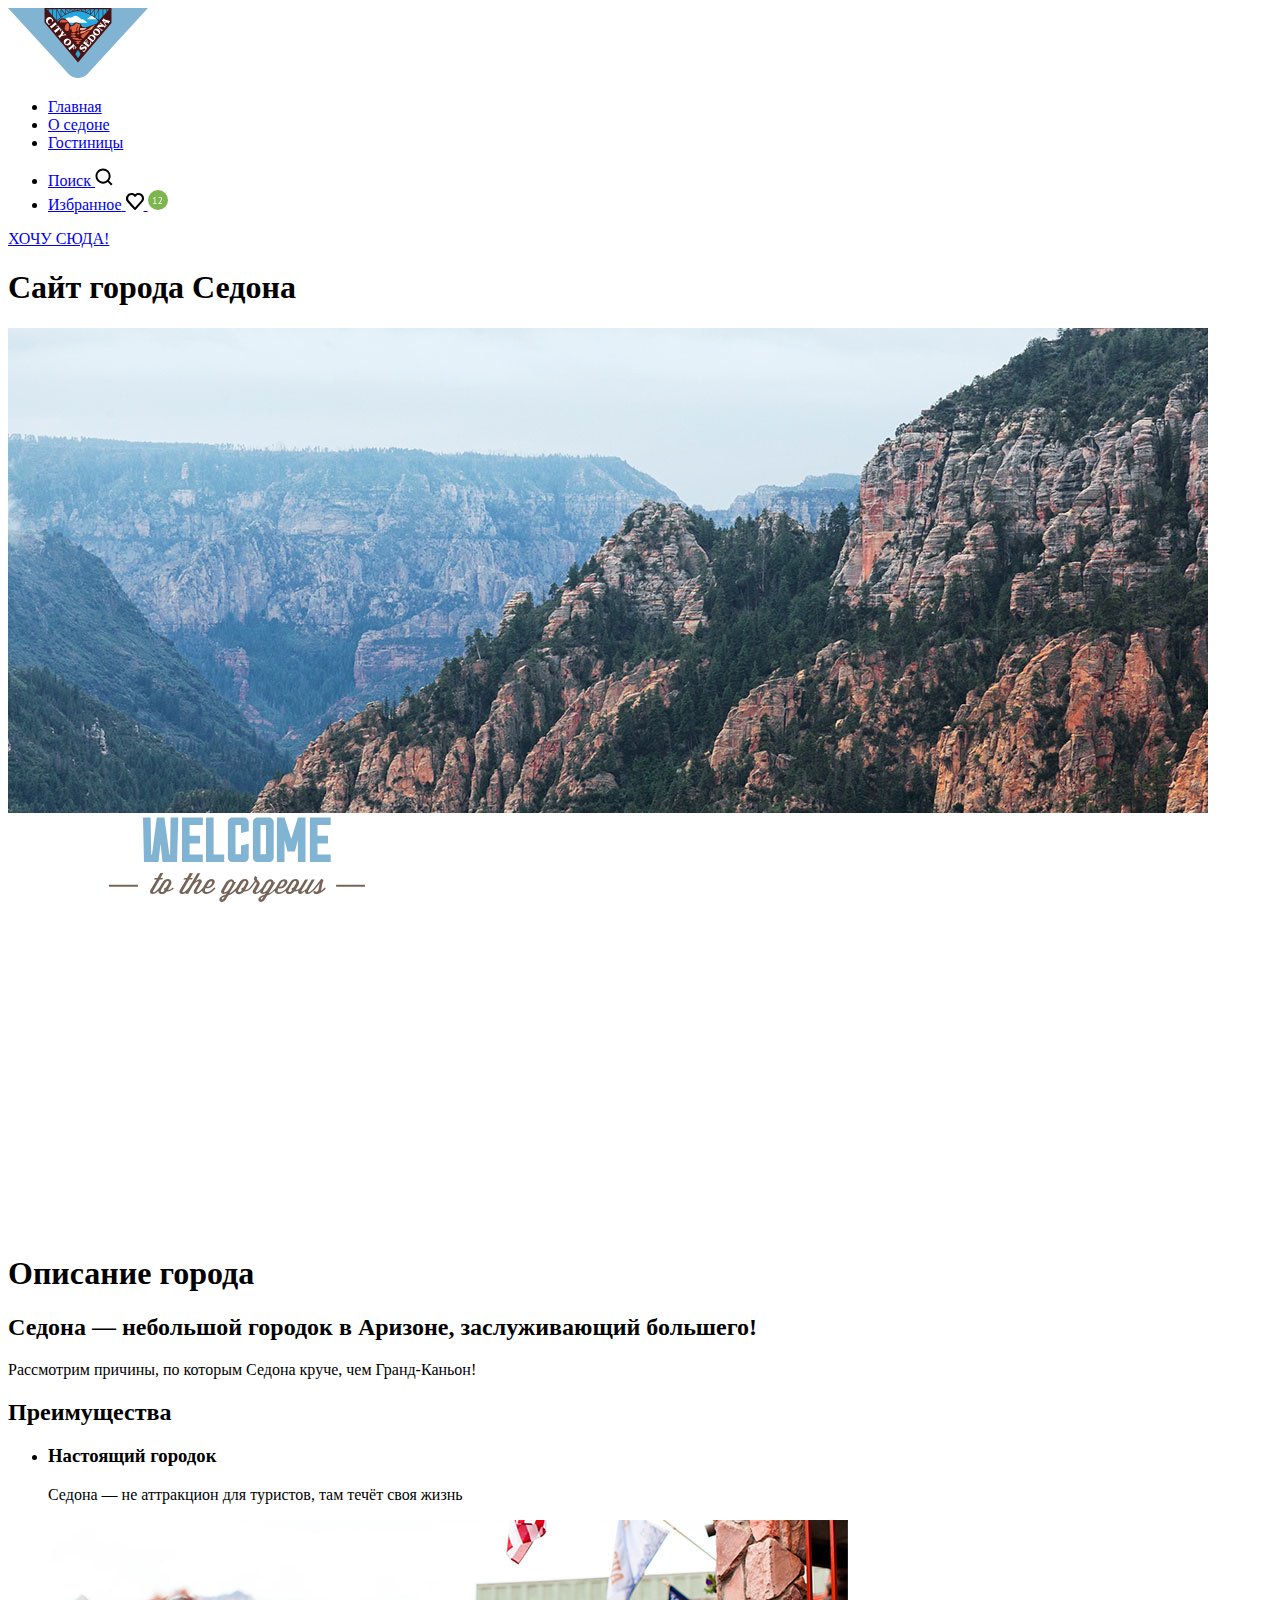
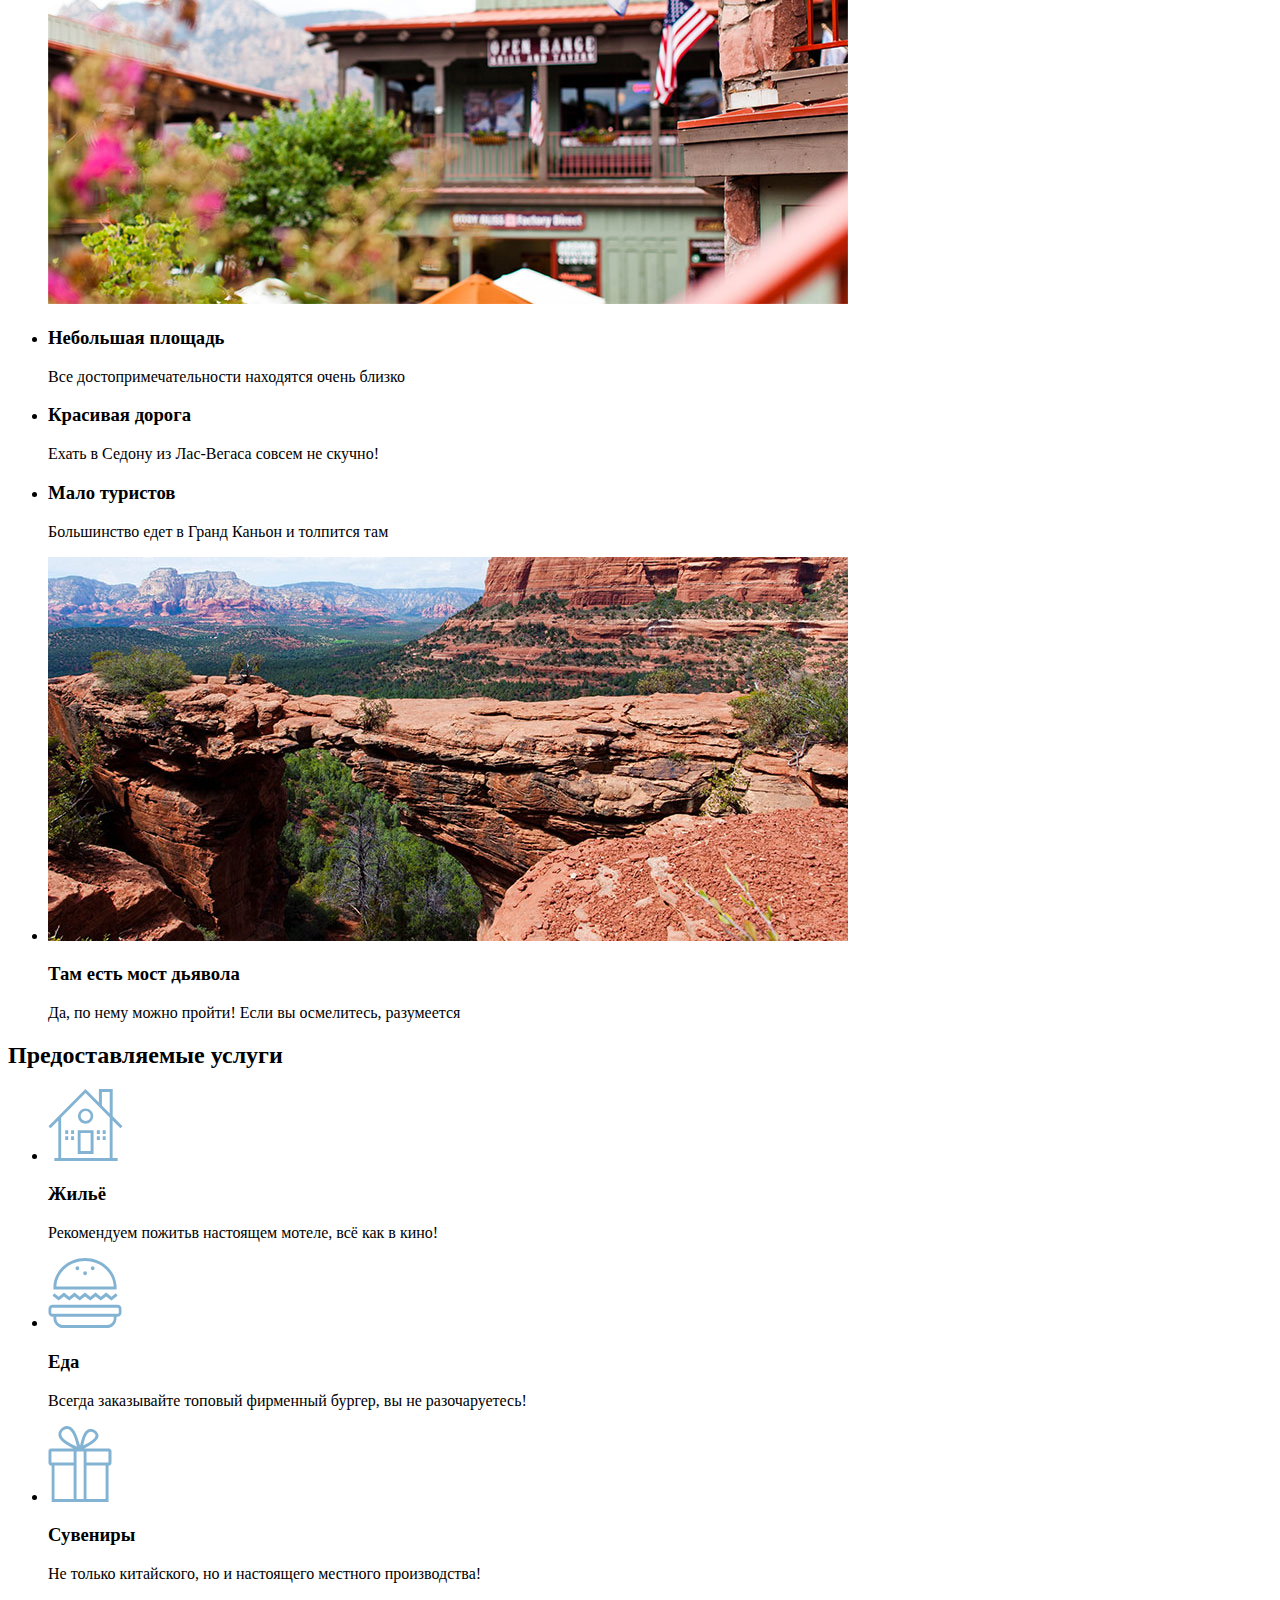
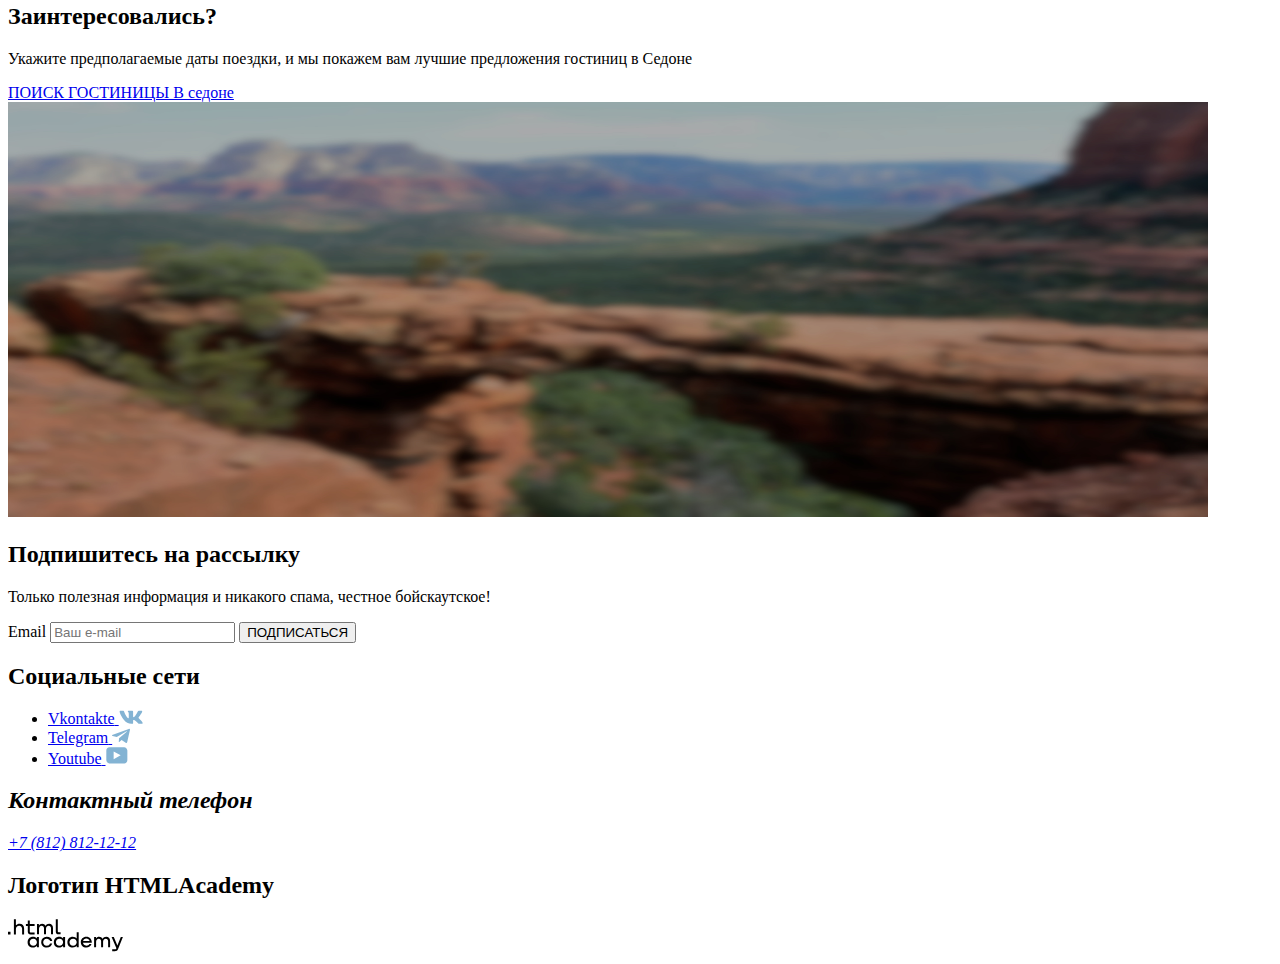
<file: 3/index.html>
<!DOCTYPE html>
<html lang="ru">
  <head>
    <meta charset="utf-8">
    <title>Главная страница</title>
    <base href="https://htmlacademy-htmlcss.github.io/2200765-sedona-35/3/">
</head>
  <body>
    <header class="page-header">
      <nav class="navigation">
        <a class="navigation-logo" href="index.html">
        <img class="page-header-logo" src="images/header/logo.svg" width="140" height="70" alt="Логотип Седона">
        </a>
        <ul class="navigation-list">
          <li class="navigation-item"><a class="navigation-link navigation-link-current" href="#">Главная</a></li>
          <li class="navigation-item"><a class="navigation-link" href="#">О седоне</a></li>
          <li class="navigation-item"><a class="navigation-link" href="catalog.html">Гостиницы</a></li>
        </ul>
        <ul class="navigation-list-right">
          <li class="navigation-item-right">
            <a class="navigation-link" href="#">
            <span class="visually-hidden">Поиск</span>
            <img class="page-header-logo" src="images/header/search.svg" width="18" height="18" alt="Значок Поиска">
            </a>
          </li>
          <li class="navigation-item-right">
            <a class="navigation-link" href="#">
            <span class="visually-hidden">Избранное</span>
            <img class="page-header-logo" src="images/header/like.svg" width="18" height="17" alt="Значок лайка">
            <img class="page-header-logo" src="images/header/green-circle.svg" width="20" height="20" alt="Кружок с количеством лайков">
            </a>
          </li>
        </ul>
        <a class="button" href="#">ХОЧУ СЮДА!</a>
      </nav>
    </header>
    <main class="main-index">
      <section class="front-img">
        <h1 class="visually-hidden">Сайт города Седона</h1>
        <img class="front-background-img" src="images/main/mountains.jpg" width="1200" height="485" alt="Ландшафт Седоны">
        <img class="front-welcome-img" src="images/main/welcome_to_sedona.svg" width="458" height="352" alt="Надпись Welcome to SEDONA">
        <img class="front-divider-img" src="images/main/divider.svg" width="1200" height="57" alt="Разделитель">
      </section>
      <section class="page-start-text">
        <h1 class="visually-hidden">Описание города</h1>
        <h2 class="start-title">Седона — небольшой городок в Аризоне, заслуживающий большего!</h2>
        <p class="start-description">Рассмотрим причины, по которым Седона круче, чем Гранд-Каньон!</p>
      </section>
      <section class="advantages">
        <h2 class="visually-hidden">Преимущества</h2>
        <ul class="advantages-list">
          <li class="advantages-item">
            <h3 class="advantages-title">Настоящий городок</h3>
            <p class="advantages-description">Седона — не аттракцион для туристов, там течёт своя жизнь</p>
            <img class="advantages-image" src="images/main/house_in_sedona.jpg" width="800" height="384" alt="Дом в Седоне">
          </li>
          <li class="advantages-item">
            <h3 class="advantages-title">Небольшая площадь</h3>
            <p class="advantages-description">Все достопримечательности находятся очень близко</p>
          </li>
          <li class="advantages-item">
            <h3 class="advantages-title">Красивая дорога</h3>
            <p class="advantages-description">Ехать в Седону из Лас-Вегаса совсем не скучно!</p>
          </li>
          <li class="advantages-item">
            <h3 class="advantages-title">Мало туристов</h3>
            <p class="advantages-description">Большинство едет в Гранд Каньон и толпится там</p>
          </li>
          <li class="advantages-item">
            <img class="advantages-image" src="images/main/devils_bridge.jpg" width="800" height="384" alt="Мост дьявола">
            <h3 class="advantages-title">Там есть мост дьявола</h3>
            <p class="advantages-description">Да, по нему можно пройти! Если вы осмелитесь, разумеется</p>
          </li>
        </ul>
      </section>
      <section class="service">
        <h2 class="visually-hidden">Предоставляемые услуги</h2>
        <ul class="services-list">
          <li class="services-item">
            <img class="services-image" src="images/main/icon_house.svg" width="75" height="72" alt="Значок дома">
            <h3 class="services-title">Жильё</h3>
            <p class="services-description">Рекомендуем пожитьв настоящем мотеле, всё как в кино!</p>
          </li>
          <li class="services-item">
            <img class="services-image" src="images/main/icon_food.svg" width="74" height="70" alt="Значок еды">
            <h3 class="services-title">Еда</h3>
            <p class="services-description">Всегда заказывайте топовый фирменный бургер, вы не разочаруетесь!</p>
          </li>
          <li class="services-item">
            <img class="services-image" src="images/main/icon_souvenir.svg" width="64" height="76" alt="Значок подарка">
            <h3 class="services-title">Сувениры</h3>
            <p class="services-description">Не только китайского, но и настоящего местного производства!</p>
          </li>
        </ul>
      </section>
      <section class="search-hotels">
        <h2 class="search-hotels-title">Заинтересовались?</h2>
        <p class="search-hotels-description">Укажите предполагаемые даты поездки, и мы покажем вам лучшие предложения гостиниц в Седоне</p>
        <a class="button button-all" href="#">ПОИСК ГОСТИНИЦЫ В седоне</a>
      </section>
      <section class="subscribe">
        <img class="subscribe-image" src="images/main/subscribe-fon.jpg" width="1200" height="415" alt="Мутное изображение гор">
        <h2 class="subscribe-title">Подпишитесь на рассылку</h2>
        <p class="subscribe-description">Только полезная информация и никакого спама, честное бойскаутское!</p>
        <form class="newletter-form" action="https://echo.htmlacademy.ru/" method="post">
          <label for="newletter-email">Email</label>
          <input class="field" placeholder="Ваш e-mail" type="email" name="newletter-email" id="newletter-email" required>
          <button class="button newsletter-button" type="submit">ПОДПИСАТЬСЯ</button>
        </form>
      </section>
    </main>
    <footer class="page-footer">
      <section class="footer-social">
        <h2 class="visually-hidden">Социальные сети</h2>
        <ul class="footer-social-list">
          <li class="footer-social-item">
            <a class="button" href="https://vk.com/htmlacademy">
            <span class="visually-hidden">Vkontakte</span>
            <img class="footer-social-image" src="images/footer/vk-logo.svg" width="24" height="14" alt="Иконка ВКонтакте">
            </a>
          </li>
          <li class="footer-social-item">
            <a class="button" href="https://t.me/htmlacademy">
            <span class="visually-hidden">Telegram</span>
            <img class="footer-social-image" src="images/footer/telegram-logo.svg" width="18" height="15" alt="Иконка Телеграм">
            </a>
          </li>
          <li class="footer-social-item">
            <a class="button" href="https://www.youtube.com/user/htmlacademyru">
            <span class="visually-hidden">Youtube</span>
            <img class="footer-social-image" src="images/footer/youtube-logo.svg" width="22" height="17" alt="Иконка Ютуб">
            </a>
          </li>
        </ul>
      </section>
      <section class="footer-contacts">
        <address>
          <h2 class="visually-hidden">Контактный телефон</h2>
          <a class="footer-contacts-phone" href="tel:88128121212"> +7 (812) 812-12-12</a>
        </address>
      </section>
      <section class="logo-htmlacademy">
        <h2 class="visually-hidden">Логотип HTMLAcademy</h2>
        <img class="footer-logo-htmlacademy" src="images/footer/HTML_Academy-logo.svg" width="115" height="33" alt="Логотип HTMLAcademy">
      </section>
    </footer>
  </body>
</html>
</file>
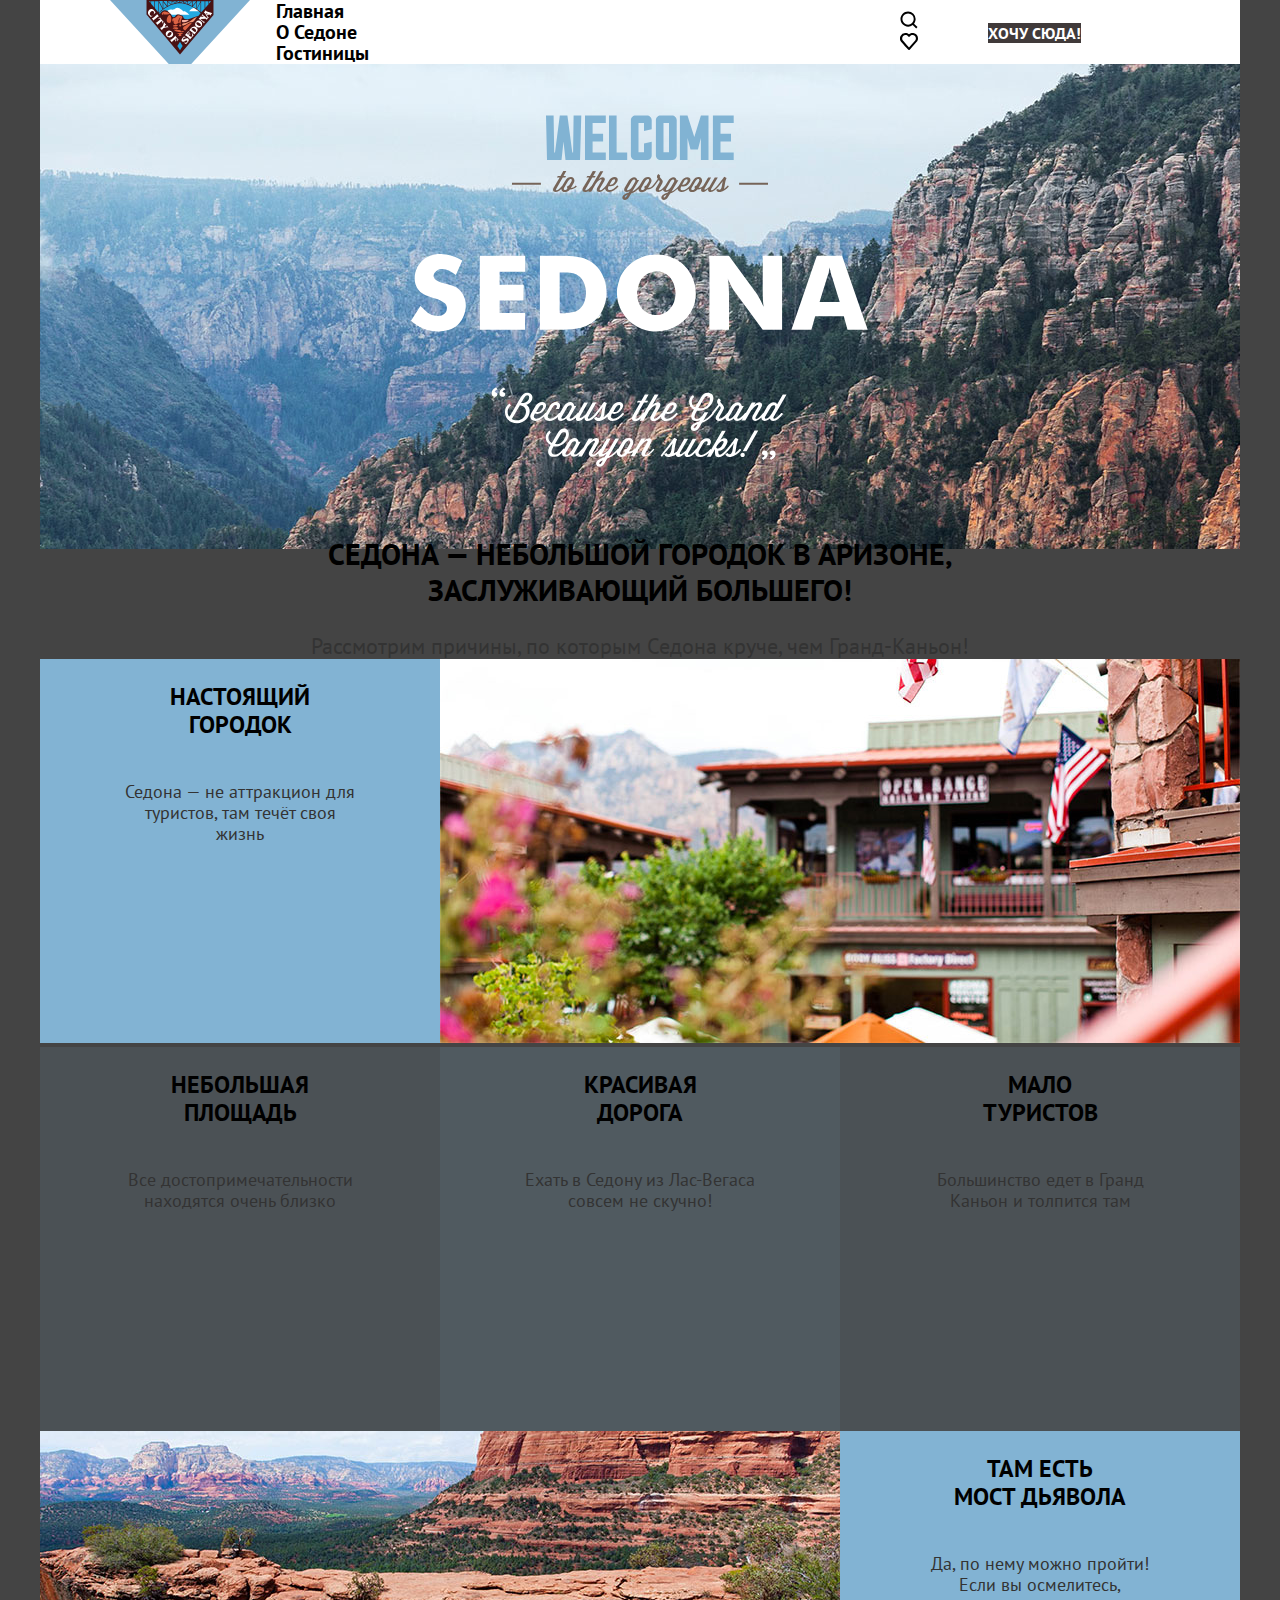
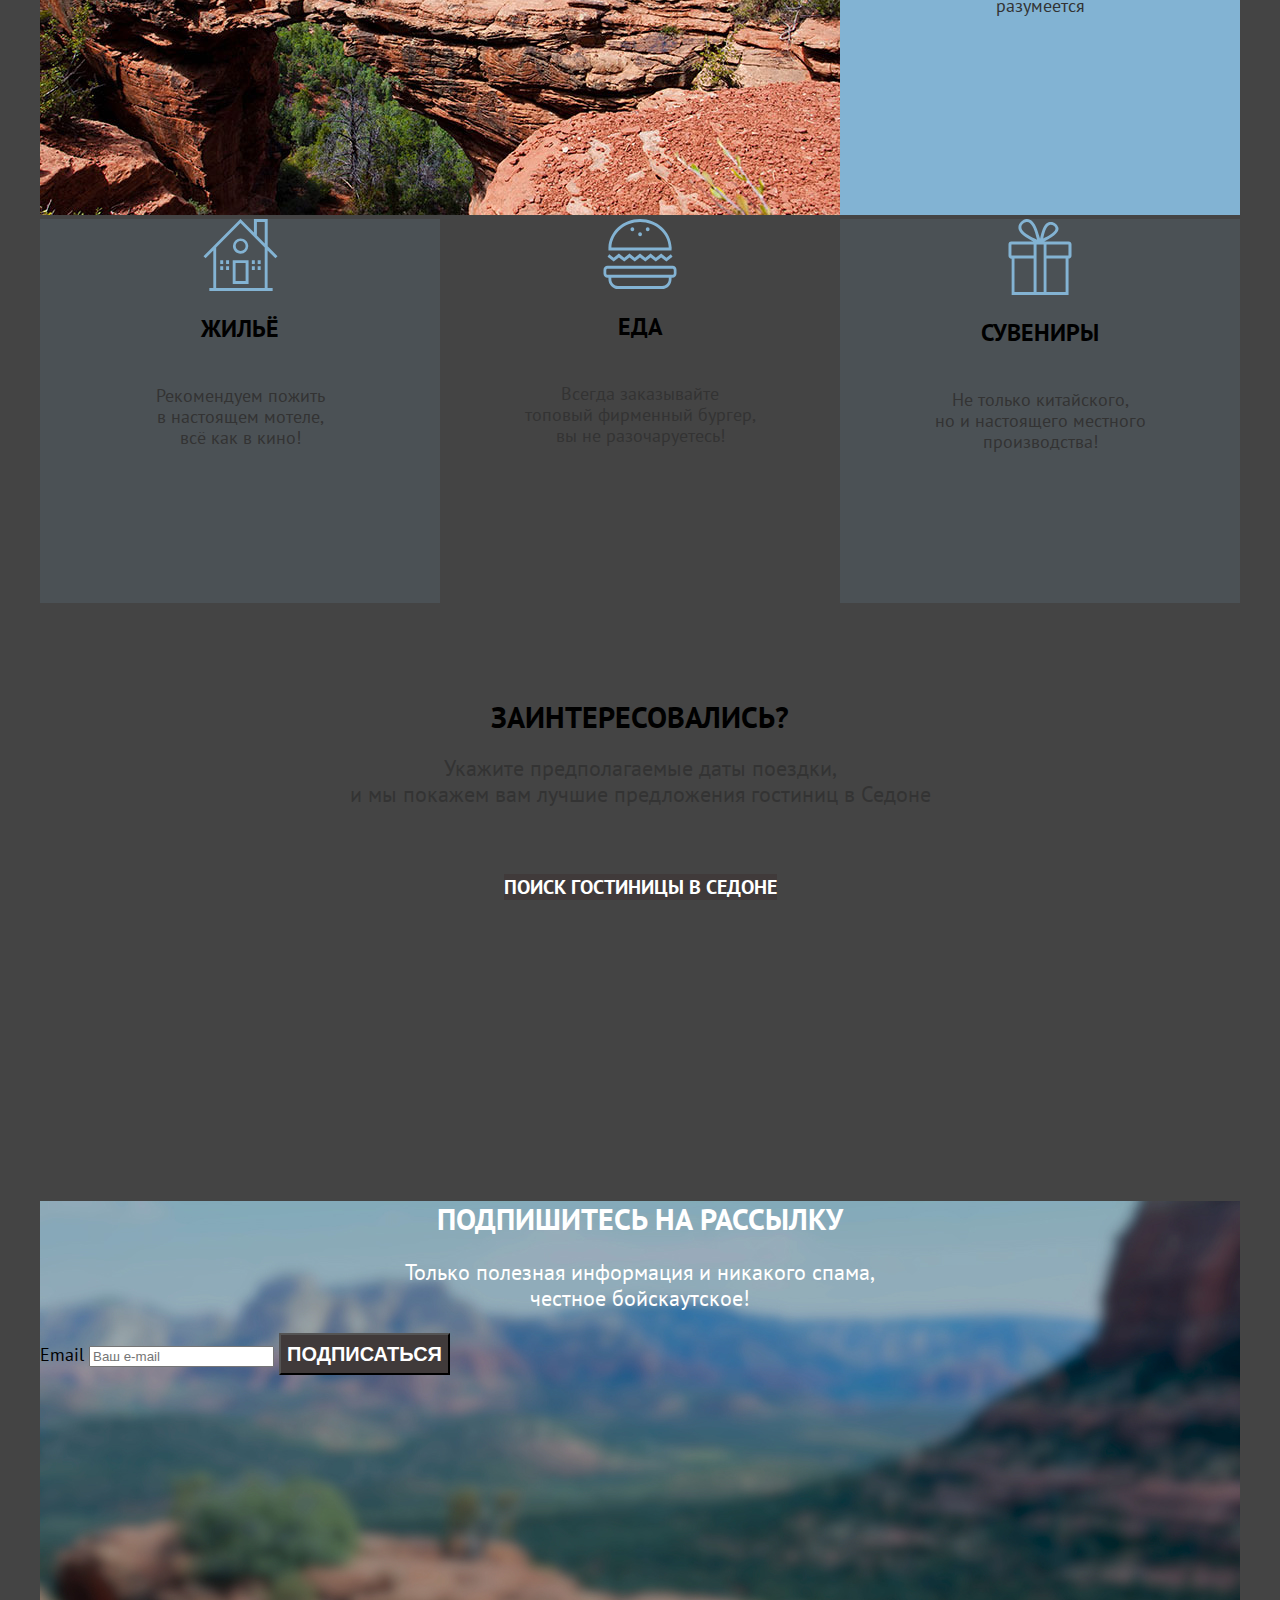
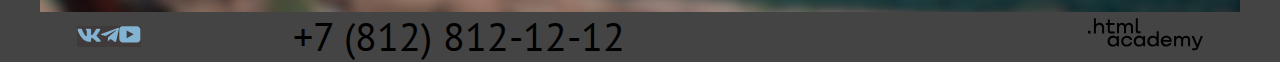
<file: 5/index.html>
<!DOCTYPE html>
<html lang="ru">
  <head>
    <meta charset="utf-8">
    <title>Главная страница</title>
    <link rel="stylesheet" href="styles/styles.css">
    <base href="https://htmlacademy-htmlcss.github.io/2200765-sedona-35/5/">
</head>
  <body>
    <nav class="navigation">
      <a class="navigation-logo" href="index.html">
      <img class="page-header-logo" src="images/header/logo.svg" width="140" height="70" alt="Логотип Седона">
      </a>
      <ul class="navigation-list">
        <li class="navigation-item">
          <a class="navigation-link navigation-link-current" href="#">Главная</a>
        </li>
        <li class="navigation-item">
          <a class="navigation-link" href="#">О седоне</a>
        </li>
        <li class="navigation-item">
          <a class="navigation-link" href="catalog.html">Гостиницы</a>
        </li>
      </ul>
      <ul class="navigation-list-right">
        <li class="navigation-item-right">
          <a class="navigation-link" href="#">
          <span class="visually-hidden">Поиск</span>
          <img class="page-header-logo" src="images/header/search.svg" width="18" height="18" alt="Значок Поиска">
          </a>
        </li>
        <li class="navigation-item-right">
          <a class="navigation-link" href="#">
          <span class="visually-hidden">Избранное</span>
          <img class="page-header-logo" src="images/header/like.svg" width="18" height="17" alt="Значок лайка">
          </a>
        </li>
      </ul>
      <div class="button-navigation">
        <a class="button" href="#">ХОЧУ СЮДА!</a>
      </div>
    </nav>
    <main class="main-index main-container">
      <div class="page-container">
        <section class="front-img">
          <h1 class="visually-hidden">Сайт города Седона</h1>
          <img class="front-welcome-img" src="images/main/welcome-to-sedona.svg" width="458" height="352" alt="Welcome to the gorgeous SEDONA Because the Grand Canyon sucks!">
        </section>
        <section class="page-start-text">
          <h1 class="visually-hidden">Описание города</h1>
          <h2 class="start-title">Седона — небольшой городок в Аризоне,<br> заслуживающий большего!</h2>
          <p class="start-description">Рассмотрим причины, по которым Седона круче, чем Гранд-Каньон!</p>
        </section>
        <!--Преимущество №1-->
        <section class="advantages">
          <h2 class="visually-hidden">Преимущества</h2>
          <ul class="advantages-list">
            <li class="advantages-item ">
              <h3 class="advantages-title color-3">Настоящий<br> городок</h3>
              <p class="advantages-description color-3">Седона — не аттракцион для<br> туристов, там течёт своя<br> жизнь</p>
            </li>
            <li>
              <div class="advantages-image-1">
                <img class="advantages-image" src="images/main/house-in-sedona.jpg" width="800" height="384" alt="Дом в Седоне">
              </div>
            </li>
            <!--Преимущество №2-->
            <li class="advantages-item color-1">
              <h3 class="advantages-title">Небольшая<br> площадь</h3>
              <p class="advantages-description">Все достопримечательности<br> находятся очень близко</p>
            </li>
            <!--Преимущество №3-->
            <li class="advantages-item color-2">
              <h3 class="advantages-title">Красивая<br> дорога</h3>
              <p class="advantages-description">Ехать в Седону из Лас-Вегаса<br> совсем не скучно!</p>
            </li>
            <!--Преимущество №4-->
            <li class="advantages-item color-1">
              <h3 class="advantages-title">Мало<br> туристов</h3>
              <p class="advantages-description">Большинство едет в Гранд<br> Каньон и толпится там</p>
            </li>
            <!--Преимущество №5-->
            <li>
              <div class="advantages-image-2">
                <img class="advantages-image" src="images/main/devils-bridge.jpg" width="800" height="384" alt="Мост дьявола">
              </div>
            </li>
            <li class="advantages-item ">
              <h3 class="advantages-title color-3">Там есть<br> мост дьявола</h3>
              <p class="advantages-description color-3">Да, по нему можно пройти!<br> Если вы осмелитесь,<br> разумеется</p>
            </li>
          </ul>
        </section>
        <!--Доступный сервис-->
        <section class="service">
          <h2 class="visually-hidden">Предоставляемые услуги</h2>
          <ul class="services-list">
            <li class="services-item color-1">
              <img class="services-image" src="images/main/icon-house.svg" width="75" height="72" alt="Значок дома">
              <h3 class="services-title">Жильё</h3>
              <p class="services-description">Рекомендуем пожить<br> в настоящем мотеле,<br> всё как в кино!</p>
            </li>
            <li class="services-item">
              <img class="services-image" src="images/main/icon-food.svg" width="74" height="70" alt="Значок еды">
              <h3 class="services-title">Еда</h3>
              <p class="services-description">Всегда заказывайте<br> топовый фирменный бургер,<br> вы не разочаруетесь!</p>
            </li>
            <li class="services-item color-1">
              <img class="services-image" src="images/main/icon-souvenir.svg" width="64" height="76" alt="Значок подарка">
              <h3 class="services-title">Сувениры</h3>
              <p class="services-description">Не только китайского,<br> но и настоящего местного<br> производства!</p>
            </li>
          </ul>
        </section>
        <!--Поиск гостиницы-->
        <section class="search-hotels">
          <h2 class="search-hotels-title">Заинтересовались?</h2>
          <p class="search-hotels-description">Укажите предполагаемые даты поездки,<br> и мы покажем вам лучшие предложения гостиниц в Седоне</p>
          <div class="button-search-hotels">
            <a class="button button-big " href="#">ПОИСК ГОСТИНИЦЫ В седоне</a>
          </div>
        </section>
        <!--Подписка на рассылку-->
        <section class="subscribe">
          <div class="subscribe-block">
            <h2 class="subscribe-title">Подпишитесь на рассылку</h2>
            <p class="subscribe-description">Только полезная информация и никакого спама,<br> честное бойскаутское!</p>
            <form class="newletter-form" action="https://echo.htmlacademy.ru/" method="post">
              <label for="newletter-email">Email</label>
              <input class="field" placeholder="Ваш e-mail" type="email" name="newletter-email" id="newletter-email" required>
              <button class="button button-big" type="submit">ПОДПИСАТЬСЯ</button>
            </form>
          </div>
        </section>
      </div>
    </main>
    <footer class="page-footer">
      <div class="page-footer-container">
        <section class="footer-social">
          <h2 class="visually-hidden">Социальные сети</h2>
          <ul class="footer-social-list">
            <li class="footer-social-item">
              <a class="button" href="https://vk.com/htmlacademy">
              <span class="visually-hidden">Vkontakte</span>
              <img class="footer-social-image" src="images/footer/vk-logo.svg" width="24" height="14" alt="Иконка ВКонтакте">
              </a>
            </li>
            <li class="footer-social-item">
              <a class="button" href="https://t.me/htmlacademy">
              <span class="visually-hidden">Telegram</span>
              <img class="footer-social-image" src="images/footer/telegram-logo.svg" width="18" height="15" alt="Иконка Телеграм">
              </a>
            </li>
            <li class="footer-social-item">
              <a class="button" href="https://www.youtube.com/user/htmlacademyru">
              <span class="visually-hidden">Youtube</span>
              <img class="footer-social-image" src="images/footer/youtube-logo.svg" width="22" height="17" alt="Иконка Ютуб">
              </a>
            </li>
          </ul>
        </section>
        <section class="footer-contacts">
          <h2 class="visually-hidden">Контактный телефон</h2>
          <address class="footer-address">
            <a class="footer-contacts-phone" href="tel:88128121212"> +7 (812) 812-12-12</a>
          </address>
        </section>
        <section class="logo-htmlacademy">
          <h2 class="visually-hidden">Логотип HTMLAcademy</h2>
          <img class="footer-logo-htmlacademy" src="images/footer/html-academy-logo.svg" width="115" height="33" alt="Логотип HTMLAcademy">
        </section>
      </div>
    </footer>
  </body>
</html>
</file>
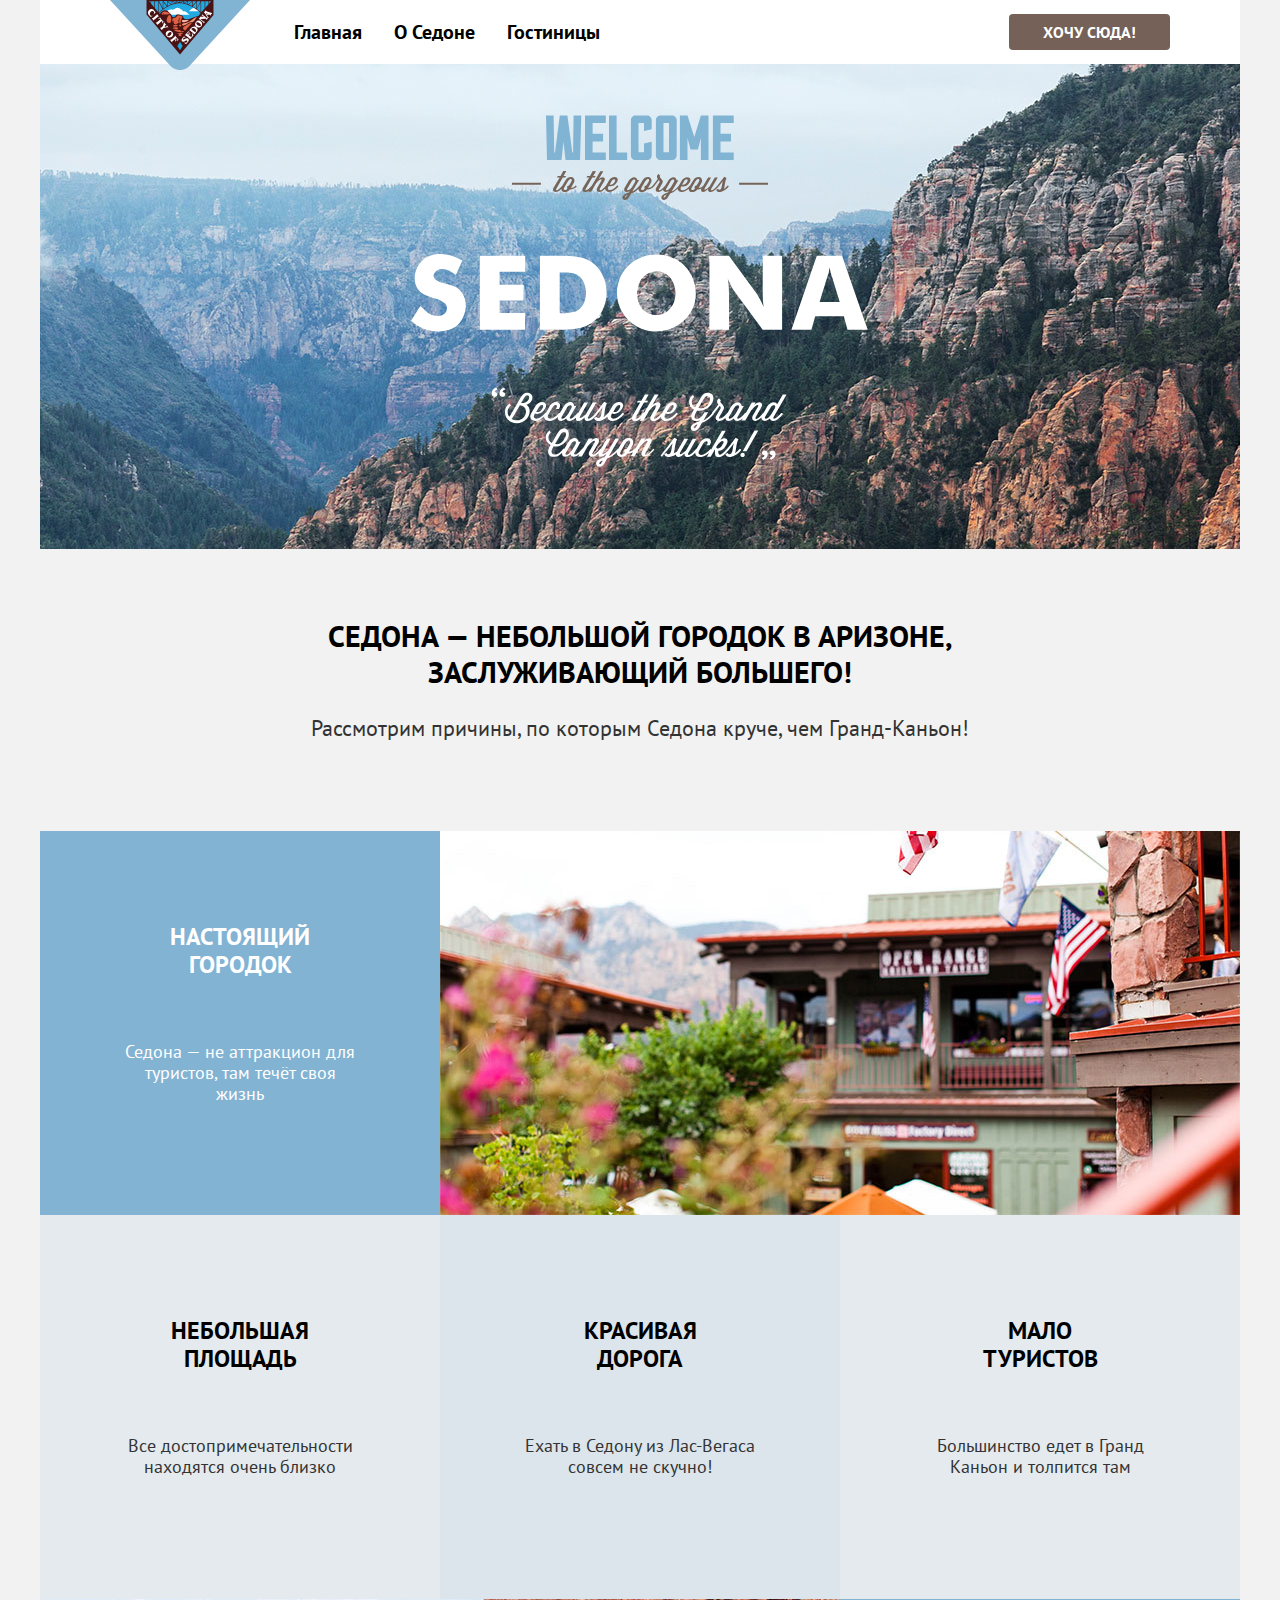
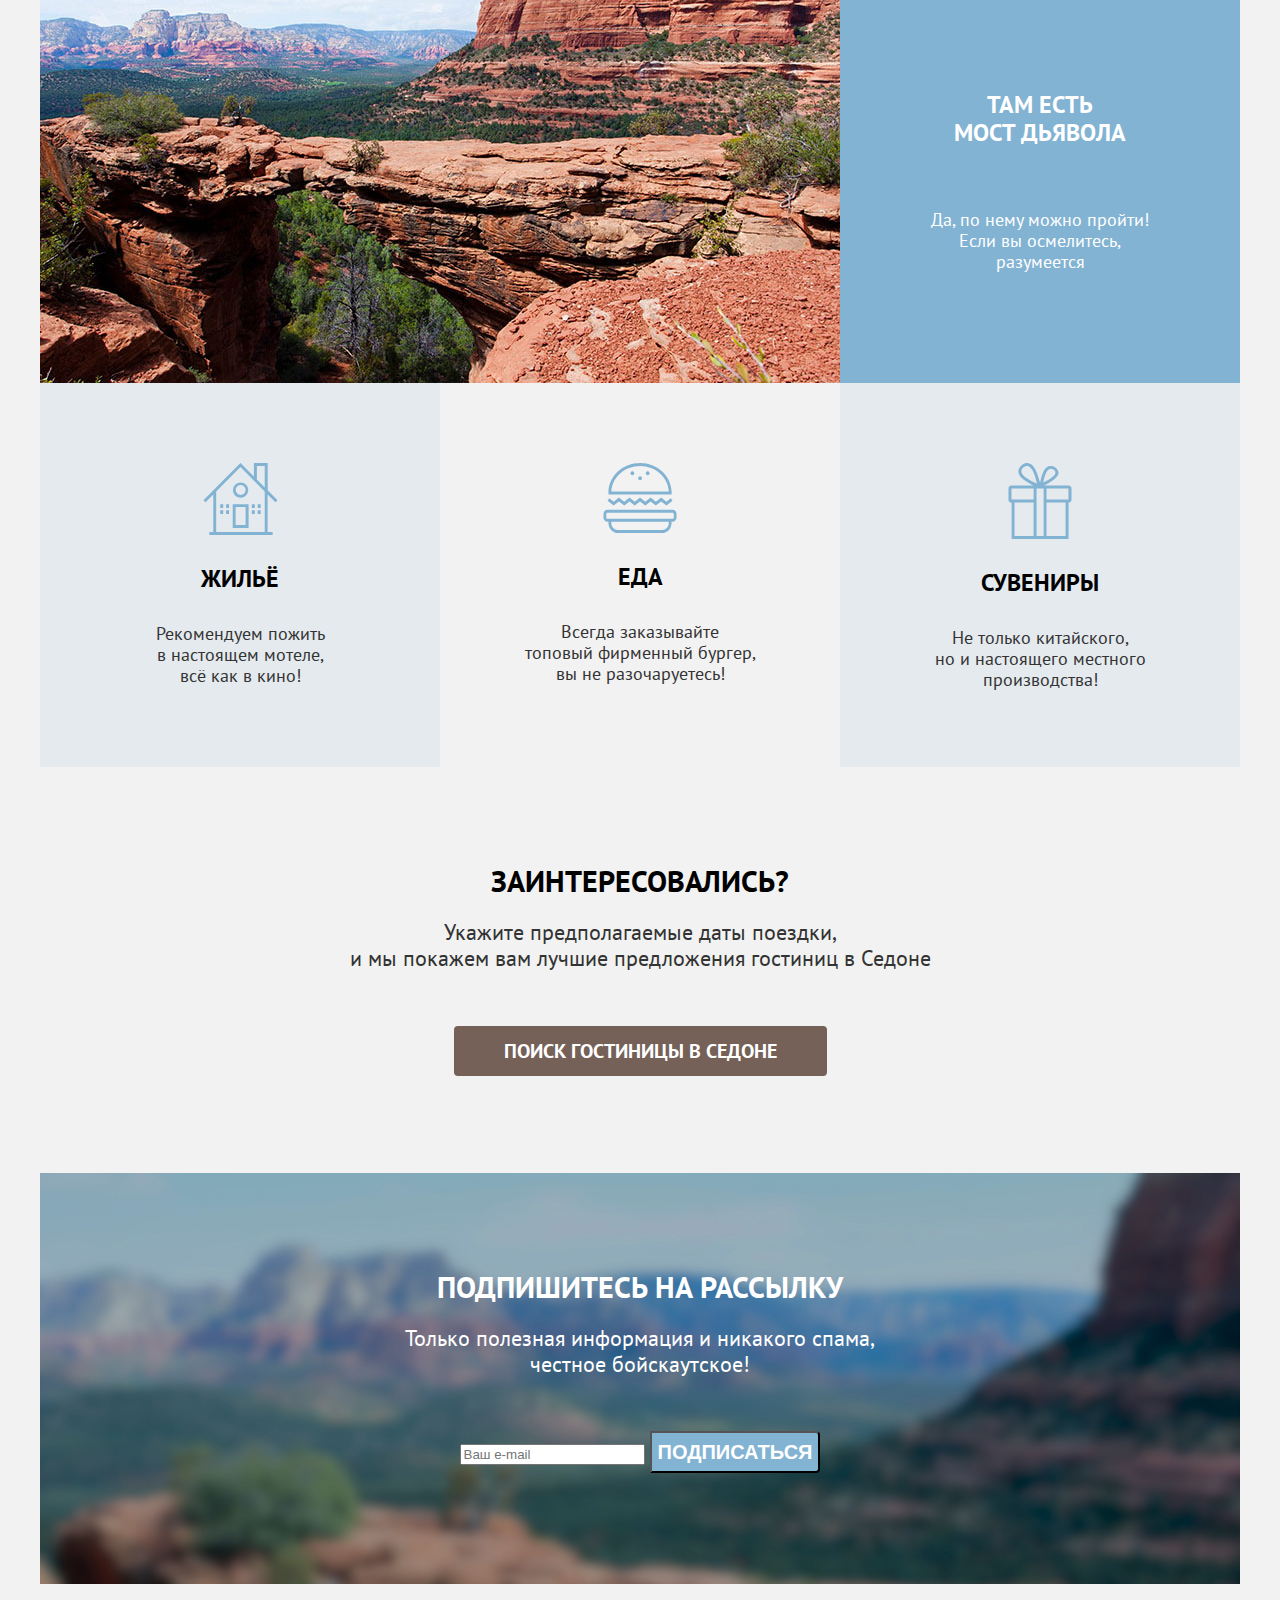
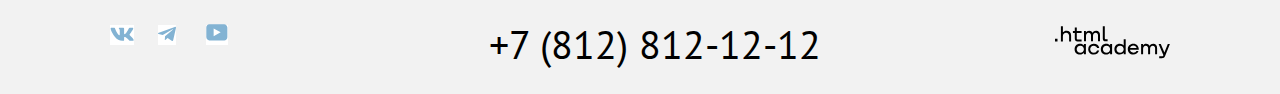
<file: 7/index.html>
<!DOCTYPE html>
<html lang="ru">
  <head>
    <meta charset="utf-8">
    <title>Главная страница</title>
    <link rel="stylesheet" href="styles/styles.css">
    <base href="https://htmlacademy-htmlcss.github.io/2200765-sedona-35/7/">
</head>
  <body>
    <nav class="navigation">
      <a class="navigation-logo" href="index.html">
        <img class="page-header-logo" src="images/header/logo.svg" width="140" height="70" alt="Логотип Седона.">
      </a>
      <ul class="navigation-list">
        <li class="navigation-item">
          <a class="navigation-link navigation-link-current" href="index.html">Главная</a>
        </li>
        <li class="navigation-item">
          <a class="navigation-link" href="#">О седоне</a>
        </li>
        <li class="navigation-item">
          <a class="navigation-link" href="catalog.html">Гостиницы</a>
        </li>
      </ul>
      <ul class="navigation-list-right">
        <li class="navigation-item-right">
          <a class="navigation-link" href="#">
          <span class="visually-hidden">Поиск</span>
          </a>
        </li>
        <li class="navigation-item-right">
          <a class="navigation-link" href="#">
          <span class="visually-hidden">Избранное</span>
          </a>
        </li>
        <li class="navigation-item-right">
          <a class="button button-navigation" href="#">Хочу сюда!</a>
        </li>
      </ul>
    </nav>
    <main class="main-index main-container">
      <div class="page-container">
        <section class="front-img">
          <h1 class="visually-hidden">Сайт города Седона</h1>
          <img class="front-welcome-img" src="images/main/welcome-to-sedona.svg" width="458" height="352" alt="Welcome to the gorgeous SEDONA Because the Grand Canyon sucks!.">
        </section>
        <section class="page-start-text">
          <h1 class="visually-hidden">Описание города</h1>
          <h2 class="start-title">Седона — небольшой городок в Аризоне,<br> заслуживающий большего!</h2>
          <p class="start-description">Рассмотрим причины, по которым Седона круче, чем Гранд-Каньон!</p>
        </section>
        <!--Преимущество №1-->
        <section class="advantages">
          <h2 class="visually-hidden">Преимущества</h2>
          <ul class="advantages-list">
            <li class="advantages-item">
              <h3 class="advantages-title-white ">Настоящий<br> городок</h3>
              <p class="advantages-description-white">Седона — не аттракцион для<br> туристов, там течёт своя<br> жизнь</p>
            </li>
            <li>
              <div class="advantages-image-1">
                <img class="advantages-image" src="images/main/house-in-sedona.jpg" width="800" height="384" alt="Дом в Седоне.">
              </div>
            </li>
            <!--Преимущество №2-->
            <li class="advantages-item color-lightblue">
              <h3 class="advantages-title-black">Небольшая<br> площадь</h3>
              <p class="advantages-description-black">Все достопримечательности<br> находятся очень близко</p>
            </li>
            <!--Преимущество №3-->
            <li class="advantages-item color-verylightblue">
              <h3 class="advantages-title-black">Красивая<br> дорога</h3>
              <p class="advantages-description-black">Ехать в Седону из Лас-Вегаса<br> совсем не скучно!</p>
            </li>
            <!--Преимущество №4-->
            <li class="advantages-item color-lightblue">
              <h3 class="advantages-title-black">Мало<br> туристов</h3>
              <p class="advantages-description-black">Большинство едет в Гранд<br> Каньон и толпится там</p>
            </li>
            <!--Преимущество №5-->
            <li>
              <div class="advantages-image-2">
                <img class="advantages-image" src="images/main/devils-bridge.jpg" width="800" height="384" alt="Мост дьявола.">
              </div>
            </li>
            <li class="advantages-item">
              <h3 class="advantages-title-white">Там есть<br> мост дьявола</h3>
              <p class="advantages-description-white">Да, по нему можно пройти!<br> Если вы осмелитесь,<br> разумеется</p>
            </li>
          </ul>
        </section>
        <!--Доступный сервис-->
        <section class="service">
          <h2 class="visually-hidden">Предоставляемые услуги</h2>
          <ul class="services-list">
            <li class="services-item color-lightblue">
              <img class="services-image" src="images/main/icon-house.svg" width="75" height="72" alt="Значок дома.">
              <h3 class="services-title">Жильё</h3>
              <p class="services-description">Рекомендуем пожить<br> в настоящем мотеле,<br> всё как в кино!</p>
            </li>
            <li class="services-item">
              <img class="services-image" src="images/main/icon-food.svg" width="74" height="70" alt="Значок еды.">
              <h3 class="services-title">Еда</h3>
              <p class="services-description">Всегда заказывайте<br> топовый фирменный бургер,<br> вы не разочаруетесь!</p>
            </li>
            <li class="services-item color-lightblue">
              <img class="services-image" src="images/main/icon-souvenir.svg" width="64" height="76" alt="Значок подарка.">
              <h3 class="services-title">Сувениры</h3>
              <p class="services-description">Не только китайского,<br> но и настоящего местного<br> производства!</p>
            </li>
          </ul>
        </section>
        <!--Поиск гостиницы-->
        <section class="search-hotels">
          <h2 class="search-hotels-title">Заинтересовались?</h2>
          <p class="search-hotels-description">Укажите предполагаемые даты поездки,<br> и мы покажем вам лучшие предложения гостиниц в Седоне</p>
          <div class="button-search-container">
            <a class="button button-search-hotels" href="#">Поиск гостиницы в седоне</a>
          </div>
        </section>
        <!--Подписка на рассылку-->
        <section class="subscribe">
          <div class="subscribe-block">
            <h2 class="subscribe-title">Подпишитесь на рассылку</h2>
            <p class="subscribe-description">Только полезная информация и никакого спама,<br> честное бойскаутское!</p>
            <form class="newletter-form" action="https://echo.htmlacademy.ru/" method="post">
              <label for="newletter-email" class="visually-hidden">Email</label>
              <input class="field" placeholder="Ваш e-mail" type="email" name="newletter-email" id="newletter-email" required>
              <button class="button button-subscribe" type="submit">Подписаться</button>
            </form>
          </div>
        </section>
      </div>
    </main>
    <footer class="page-footer">
      <div class="page-footer-container">
        <section class="footer-social">
          <h2 class="visually-hidden">Социальные сети</h2>
          <ul class="footer-social-list">
            <li class="footer-social-item">
              <a class="button button-social" href="https://vk.com/htmlacademy">
                <span class="visually-hidden">Vkontakte</span>
                <img class="footer-social-image" src="images/footer/vk-logo.svg" width="24" height="14" alt="Иконка ВКонтакте.">
              </a>
            </li>
            <li class="footer-social-item">
              <a class="button button-social" href="https://t.me/htmlacademy">
                <span class="visually-hidden">Telegram</span>
                <img class="footer-social-image" src="images/footer/telegram-logo.svg" width="18" height="15" alt="Иконка Телеграм.">
              </a>
            </li>
            <li class="footer-social-item">
              <a class="button button-social" href="https://www.youtube.com/user/htmlacademyru">
                <span class="visually-hidden">Youtube</span>
                <img class="footer-social-image" src="images/footer/youtube-logo.svg" width="22" height="17" alt="Иконка Ютуб.">
              </a>
            </li>
          </ul>
        </section>
        <section class="footer-contacts">
          <h2 class="visually-hidden">Контактный телефон</h2>
          <a class="footer-contacts-phone" href="tel:88128121212"> +7 (812) 812-12-12</a>
        </section>
        <section class="logo-htmlacademy">
          <h2 class="visually-hidden">Логотип HTML-Academy</h2>
          <img class="footer-logo-htmlacademy" src="images/footer/html-academy-logo.svg" width="115" height="33" alt="Логотип HTMLAcademy.">
        </section>
      </div>
    </footer>
  </body>
</html>
</file>
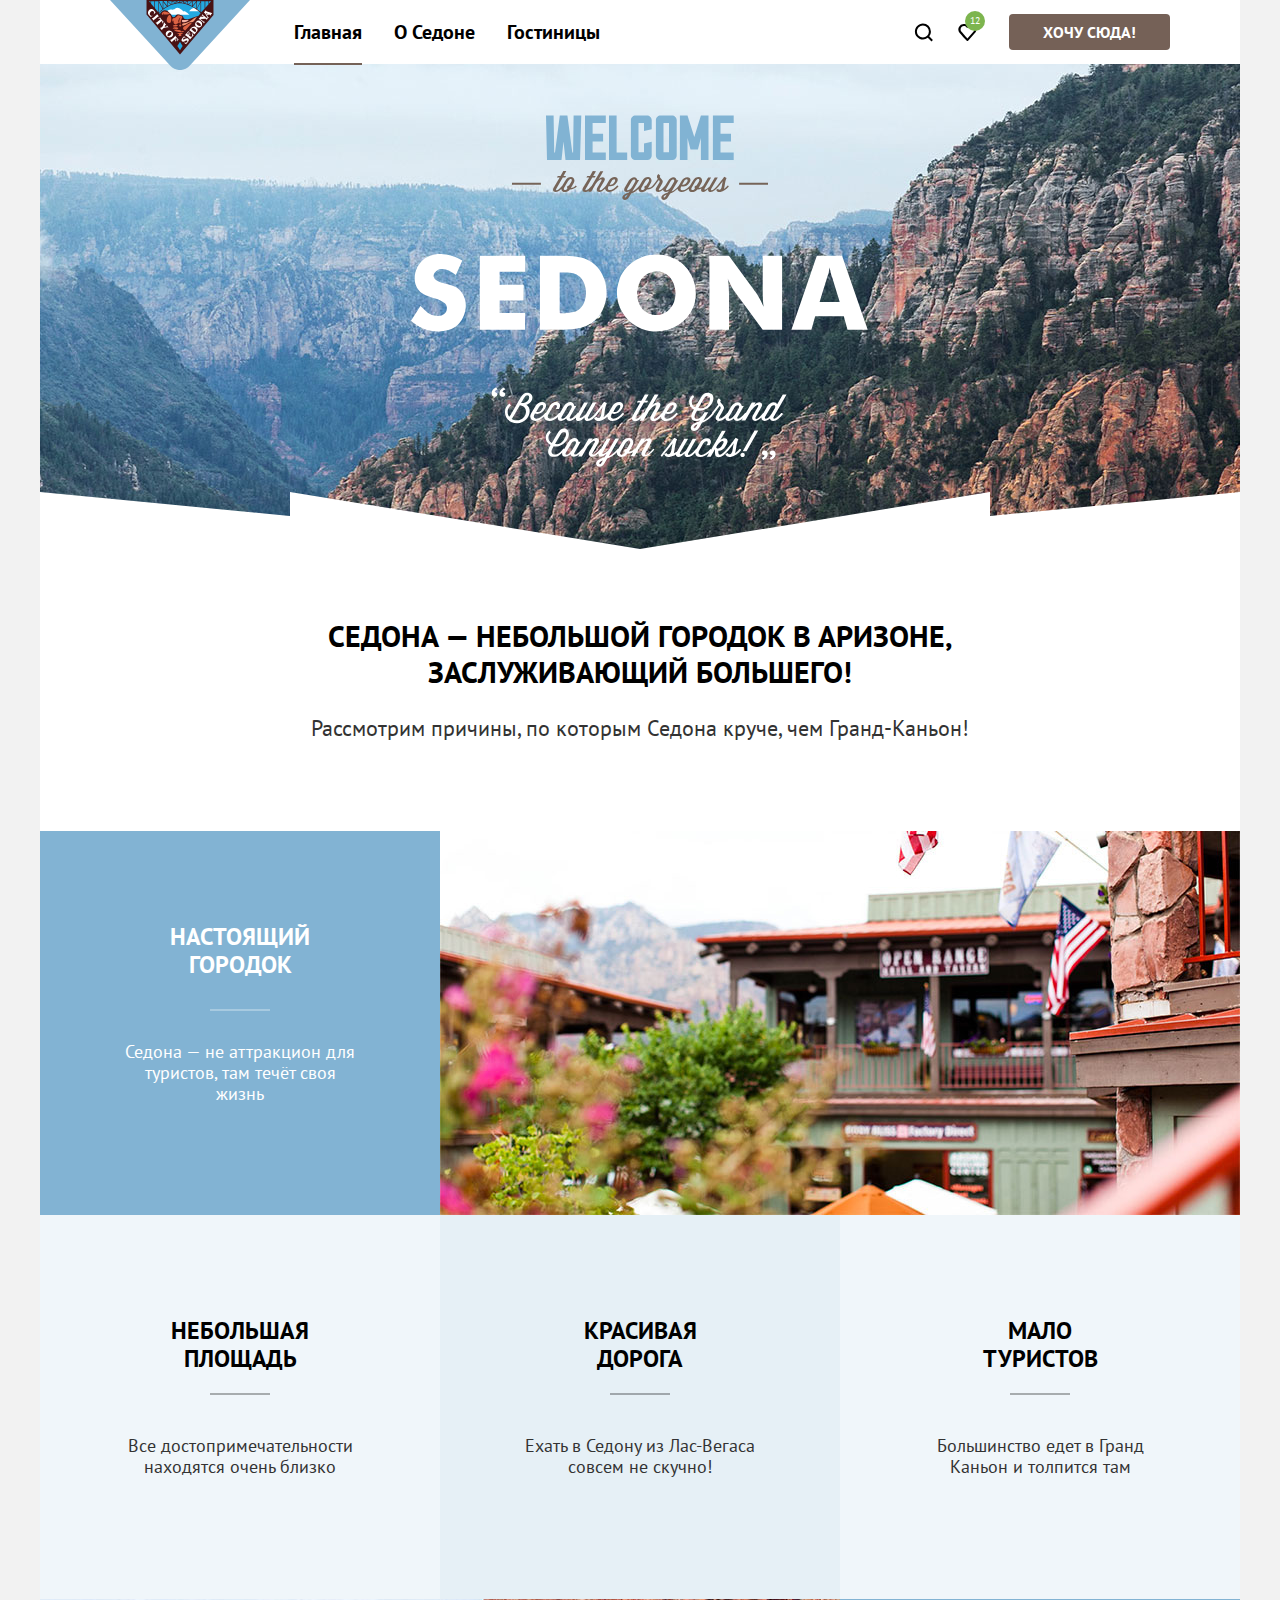
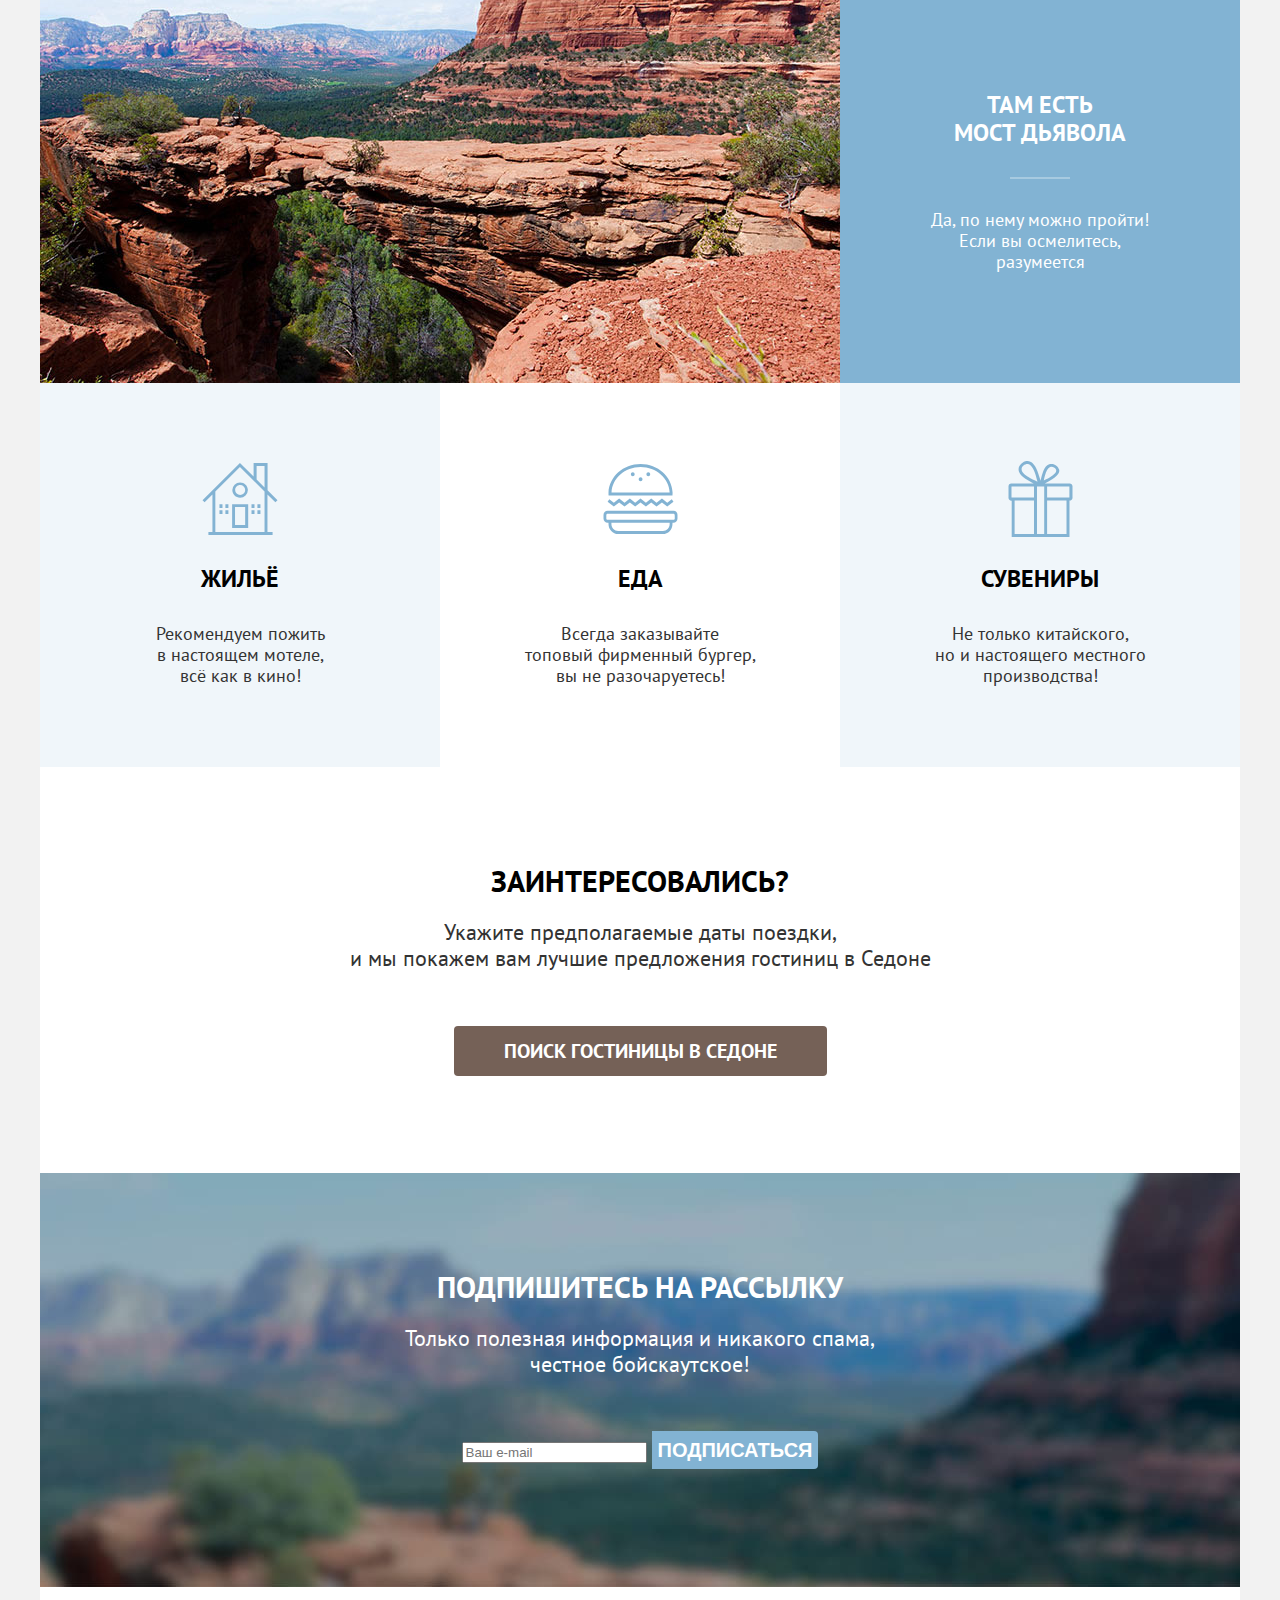
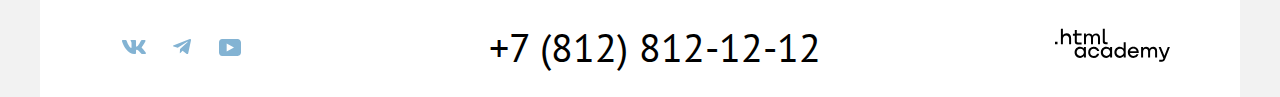
<file: 8/index.html>
<!DOCTYPE html>
<html lang="ru">
  <head>
    <meta charset="utf-8">
    <title>Главная страница</title>
    <link rel="stylesheet" href="styles/styles.css">
    <base href="https://htmlacademy-htmlcss.github.io/2200765-sedona-35/8/">
</head>
  <body>
    <nav class="navigation">
      <a class="navigation-logo" href="index.html">
        <img class="page-header-logo" src="images/header/logo.svg" width="140" height="70" alt="Логотип Седона.">
      </a>
      <ul class="navigation-list">
        <li class="navigation-item">
          <a class="navigation-link navigation-link-current" href="index.html">Главная</a>
        </li>
        <li class="navigation-item">
          <a class="navigation-link" href="#">О седоне</a>
        </li>
        <li class="navigation-item">
          <a class="navigation-link" href="catalog.html">Гостиницы</a>
        </li>
      </ul>
      <ul class="navigation-list-right">
        <li class="navigation-item-right">
          <a class="navigation-user" href="#">
            <span class="visually-hidden">Поиск</span>
            <svg class="navigation-icon" aria-hidden="true" focusable="false" width="19" height="19" viewBox="0 0 19 19" fill="none" xmlns="http://www.w3.org/2000/svg">
              <path d="m18.9 17-3.7-3.67c1-1.3 1.7-2.98 1.7-4.87A8 8 0 0 0 8.9.5C4.5.5.9 4.18.9 8.56a8 8 0 0 0 12.9 6.26l3.7 3.68 1.4-1.5Zm-10-2.48a6 6 0 0 1-6-5.96 6 6 0 0 1 12 0 6 6 0 0 1-6 5.96Z" fill="#000"/>
            </svg>
          </a>
        </li>
        <li class="navigation-item-right">
          <a class="navigation-user navigation-link-greencircle" href="#">
            <span class="visually-hidden">Избранное</span>
            <svg class="navigation-icon" aria-hidden="true" focusable="false" width="19" height="17" viewBox="0 0 19 17" fill="none" xmlns="http://www.w3.org/2000/svg">
              <path d="M9.3 17a.9.9 0 0 1-.8-.4c-5.4-6.1-6.7-7.5-7-7.9A5.4 5.4 0 0 1 5.9 0c1.3 0 2.5.5 3.5 1.3a5.46 5.46 0 0 1 9 4.1c0 1.3-.5 2.5-1.3 3.4l-7 7.9c-.2.2-.4.3-.8.3Zm-6-9.5c.3.4 3.5 4 6.1 6.9l6.2-7c.5-.5.7-1.2.7-2 0-1.8-1.5-3.3-3.3-3.3-1 0-2 .5-2.7 1.3-.3.3-.6.4-.9.4-.3 0-.6-.2-.8-.4-.7-.8-1.7-1.3-2.7-1.3-1.8 0-3.3 1.5-3.3 3.3-.1.9.3 1.6.7 2.1-.1 0-.1 0 0 0Z" fill="#000"/>
            </svg>
          </a>
        </li>
        <li class="navigation-item-right">
          <a class="button button-navigation" href="#">Хочу сюда!</a>
        </li>
      </ul>
    </nav>
    <main class="main-index main-container">
      <div class="page-container">
        <section class="front-img">
          <h1 class="visually-hidden">Сайт города Седона</h1>
          <img class="front-welcome-img" src="images/main/welcome-to-sedona.svg" width="458" height="352" alt="Welcome to the gorgeous SEDONA Because the Grand Canyon sucks!.">
        </section>
        <section class="page-start-text">
          <h1 class="visually-hidden">Описание города</h1>
          <h2 class="start-title">Седона — небольшой городок в Аризоне,<br> заслуживающий большего!</h2>
          <p class="start-description">Рассмотрим причины, по которым Седона круче, чем Гранд-Каньон!</p>
        </section>
        <!--Преимущество №1-->
        <section class="advantages">
          <h2 class="visually-hidden">Преимущества</h2>
          <ul class="advantages-list">
            <li class="advantages-item">
              <h3 class="advantages-title-white ">Настоящий<br> городок</h3>
              <p class="advantages-description-white">Седона — не аттракцион для<br> туристов, там течёт своя<br> жизнь</p>
            </li>
            <li>
              <div class="advantages-image-1">
                <img class="advantages-image" src="images/main/house-in-sedona.jpg" width="800" height="384" alt="Дом в Седоне.">
              </div>
            </li>
            <!--Преимущество №2-->
            <li class="advantages-item color-lightblue">
              <h3 class="advantages-title-black">Небольшая<br> площадь</h3>
              <p class="advantages-description-black">Все достопримечательности<br> находятся очень близко</p>
            </li>
            <!--Преимущество №3-->
            <li class="advantages-item color-verylightblue">
              <h3 class="advantages-title-black">Красивая<br> дорога</h3>
              <p class="advantages-description-black">Ехать в Седону из Лас-Вегаса<br> совсем не скучно!</p>
            </li>
            <!--Преимущество №4-->
            <li class="advantages-item color-lightblue">
              <h3 class="advantages-title-black">Мало<br> туристов</h3>
              <p class="advantages-description-black">Большинство едет в Гранд<br> Каньон и толпится там</p>
            </li>
            <!--Преимущество №5-->
            <li>
              <div class="advantages-image-2">
                <img class="advantages-image" src="images/main/devils-bridge.jpg" width="800" height="384" alt="Мост дьявола.">
              </div>
            </li>
            <li class="advantages-item">
              <h3 class="advantages-title-white">Там есть<br> мост дьявола</h3>
              <p class="advantages-description-white">Да, по нему можно пройти!<br> Если вы осмелитесь,<br> разумеется</p>
            </li>
          </ul>
        </section>
        <!--Доступный сервис-->
        <section class="service">
          <h2 class="visually-hidden">Предоставляемые услуги</h2>
          <ul class="services-list">
            <li class="services-item color-lightblue icon-house">
              <h3 class="services-title">Жильё</h3>
              <p class="services-description">Рекомендуем пожить<br> в настоящем мотеле,<br> всё как в кино!</p>
            </li>
            <li class="services-item icon-food">
              <h3 class="services-title">Еда</h3>
              <p class="services-description">Всегда заказывайте<br> топовый фирменный бургер,<br> вы не разочаруетесь!</p>
            </li>
            <li class="services-item color-lightblue icon-souvenir">
              <h3 class="services-title">Сувениры</h3>
              <p class="services-description">Не только китайского,<br> но и настоящего местного<br> производства!</p>
            </li>
          </ul>
        </section>
        <!--Поиск гостиницы-->
        <section class="search-hotels">
          <h2 class="search-hotels-title">Заинтересовались?</h2>
          <p class="search-hotels-description">Укажите предполагаемые даты поездки,<br> и мы покажем вам лучшие предложения гостиниц в Седоне</p>
          <div class="button-search-container">
            <a class="button-search-hotels" href="#">Поиск гостиницы в седоне</a>
          </div>
        </section>
        <!--Подписка на рассылку-->
        <section class="subscribe">
          <div class="subscribe-block">
            <h2 class="subscribe-title">Подпишитесь на рассылку</h2>
            <p class="subscribe-description">Только полезная информация и никакого спама,<br> честное бойскаутское!</p>
            <form class="newletter-form" action="https://echo.htmlacademy.ru/" method="post">
              <label for="newletter-email" class="visually-hidden">Email</label>
              <input class="field" placeholder="Ваш e-mail" type="email" name="newletter-email" id="newletter-email" required>
              <button class="button button-subscribe" type="submit">Подписаться</button>
            </form>
          </div>
        </section>
      </div>
    </main>
    <footer class="page-footer">
      <div class="page-footer-container">
        <section class="footer-social">
          <h2 class="visually-hidden">Социальные сети</h2>
          <ul class="footer-social-list">
            <li class="footer-social-item ">
              <a class="footer-social-link" href="https://vk.com/htmlacademy">
                <span class="visually-hidden">Vkontakte</span>
                <svg aria-hidden="true" width="24" height="14" viewBox="0 0 24 14" fill="none" xmlns="http://www.w3.org/2000/svg">
                  <path class="footer-social-logo" fill-rule="evenodd" clip-rule="evenodd" d="M23.45.95c.17-.55 0-.95-.8-.95h-2.62c-.67 0-.98.35-1.14.73 0 0-1.34 3.2-3.23 5.27-.61.6-.89.8-1.22.8-.17 0-.42-.2-.42-.74V.95c0-.66-.18-.95-.74-.95H9.15c-.42 0-.67.3-.67.6 0 .61.95.76 1.05 2.5v3.8c0 .84-.16.99-.5.99-.88 0-3.05-3.21-4.33-6.89-.25-.71-.5-1-1.17-1H.9C.15 0 0 .35 0 .73c0 .68.89 4.07 4.14 8.55C6.32 12.34 9.38 14 12.15 14c1.67 0 1.88-.37 1.88-1v-2.32c0-.73.16-.88.69-.88.38 0 1.05.2 2.61 1.67C19.11 13.22 19.4 14 20.41 14h2.62c.75 0 1.13-.37.91-1.1-.24-.72-1.09-1.77-2.21-3.02-.62-.7-1.54-1.47-1.81-1.86-.4-.49-.28-.7 0-1.14 0 0 3.2-4.43 3.53-5.93Z" fill="#83B3D3"/>
                </svg>
              </a>
            </li>
            <li class="footer-social-item">
              <a class="footer-social-link" href="https://t.me/htmlacademy">
                <span class="visually-hidden">Telegram</span>
                <svg aria-hidden="true" focusable="false" width="18" height="16" viewBox="0 0 18 16" fill="none" xmlns="http://www.w3.org/2000/svg">
                  <path class="footer-social-logo" d="M16.79.1.84 6.25c-1.09.43-1.08 1.04-.2 1.31l4.1 1.28 9.47-5.98c.44-.27.85-.12.52.18L7.05 9.96l-.28 4.22c.41 0 .6-.19.83-.41l1.99-1.93 4.13 3.05c.77.42 1.31.2 1.5-.7l2.72-12.8c.28-1.12-.43-1.62-1.16-1.3Z" fill="#83B3D3"/>
                </svg>
              </a>
            </li>
            <li class="footer-social-item">
              <a class="footer-social-link" href="https://www.youtube.com/user/htmlacademyru">
                <span class="visually-hidden">Youtube</span>
                <svg aria-hidden="true" focusable="false" width="22" height="17" viewBox="0 0 22 17" fill="none" xmlns="http://www.w3.org/2000/svg">
                  <path class="footer-social-logo" d="M18.6 0H3.18C1.31 0 0 1.6 0 3.4v10.1C0 15.4 1.31 17 3.17 17h15.66c1.64 0 3.17-1.6 3.17-3.4V3.4C21.78 1.6 20.47 0 18.6 0ZM7.67 12.54V4.46L15 8.5l-7.33 4.04Z" fill="#83B3D3"/>
                </svg>
              </a>
            </li>
          </ul>
        </section>
        <section class="footer-contacts">
          <h2 class="visually-hidden">Контактный телефон</h2>
          <a class="footer-contacts-phone" href="tel:88128121212"> +7 (812) 812-12-12</a>
        </section>
        <section class="logo-htmlacademy">
          <h2 class="visually-hidden">Логотип HTML-Academy</h2>
          <a class="footer-social-htmlacademy" href="https://htmlacademy.ru/">
            <svg width="115" height="34" viewBox="0 0 115 34" fill="none" xmlns="http://www.w3.org/2000/svg">
              <path class="htmlacademy-icon"d="M0 13.72v2.6h2.5v-2.6H0ZM11.6 5.32c-1.6 0-2.8.7-3.6 1.7h-.1V.82h-2v15.5h2v-5.3c0-2.1 1.3-3.6 3.3-3.6 1.8 0 2.9 1.4 2.9 3.2v5.7h2v-6.1c.1-3-1.8-4.9-4.5-4.9ZM26.6 5.62h-4.8v-3.7h-2v3.8h-1.9v2h1.9v6c0 1.7 1 2.7 2.7 2.7h4.1v-2h-3.7c-.7 0-1.1-.4-1.1-1.1v-5.7h4.8v-2ZM41.1 5.42c-1.6 0-2.9.8-3.5 2.1h-.1c-.6-1.2-1.8-2.1-3.4-2.1-1.4 0-2.5.8-3.1 1.8h-.1v-1.6H29v10.6h2v-5.4c0-2 1-3.5 2.6-3.5 1.5 0 2.4 1 2.4 2.6v6.3h2v-5.6c0-2.4 1.4-3.3 2.6-3.3 1.5 0 2.4 1 2.4 2.6v6.3h2v-6.5c.1-2.5-1.4-4.3-3.9-4.3ZM47.8 13.52c0 1.7 1 2.7 2.8 2.7h2v-2h-1.7c-.7 0-1.1-.4-1.1-1.1V.82h-2v12.7ZM28.9 20.52c-.9-1.1-2.2-1.8-3.9-1.8-3.1 0-5.4 2.3-5.4 5.6s2.3 5.6 5.4 5.6c1.8 0 3-.8 3.8-1.9h.1v1.6h2v-10.6h-2v1.5Zm-3.6 7.4c-2.2 0-3.6-1.6-3.6-3.6s1.4-3.6 3.6-3.6 3.6 1.6 3.6 3.6c0 1.9-1.4 3.6-3.6 3.6ZM44.2 22.82c-.5-2.4-2.6-4.1-5.4-4.1a5.4 5.4 0 0 0-5.6 5.6c0 3.1 2.2 5.6 5.6 5.6 2.8 0 4.9-1.8 5.4-4.2h-2.1a3.4 3.4 0 0 1-3.3 2.3c-2.2 0-3.6-1.6-3.6-3.6s1.4-3.6 3.6-3.6c1.6 0 2.8 1 3.3 2.2h2.1v-.2ZM55.1 20.52c-.9-1.1-2.2-1.8-3.9-1.8-3.1 0-5.4 2.3-5.4 5.6s2.3 5.6 5.4 5.6c1.8 0 3-.8 3.8-1.9h.1v1.6h2v-10.6h-2v1.5Zm-3.6 7.4c-2.2 0-3.6-1.6-3.6-3.6s1.4-3.6 3.6-3.6 3.6 1.6 3.6 3.6c0 1.9-1.5 3.6-3.6 3.6ZM68.7 20.62c-.9-1.1-2.2-1.9-3.9-1.9-3.1 0-5.4 2.3-5.4 5.6s2.2 5.6 5.4 5.6c1.7 0 3-.8 3.8-1.8h.1v1.5h2v-15.4h-2v6.4Zm-3.6 7.3c-2.2 0-3.6-1.6-3.6-3.6s1.4-3.6 3.6-3.6 3.6 1.6 3.6 3.6c-.1 2-1.5 3.6-3.6 3.6ZM78.3 18.72c-3.3 0-5.5 2.5-5.5 5.6 0 3 2.1 5.6 5.5 5.6 2.5 0 4.5-1.3 5.2-3.6h-2.1c-.5 1-1.6 1.6-3 1.6-1.9 0-3.3-1.3-3.4-2.9h8.8c.2-3.6-2-6.3-5.5-6.3Zm0 1.9c1.7 0 3 1 3.3 2.6h-6.5c.3-1.5 1.5-2.6 3.2-2.6ZM98.2 18.72c-1.6 0-2.9.8-3.6 2h-.1c-.6-1.2-1.8-2-3.4-2-1.4 0-2.5.7-3.1 1.8v-1.5h-1.9v10.6h2v-5.4c0-2 1-3.4 2.6-3.5 1.5 0 2.4 1 2.4 2.6v6.3h2v-5.6c0-2.4 1.4-3.3 2.6-3.3 1.5 0 2.4 1 2.4 2.6v6.3h2v-6.5c.1-2.6-1.4-4.4-3.9-4.4ZM109.4 27.82l-3.6-8.9h-2.2l4.8 11.6c-.3.9-.7 1.2-1.7 1.2h-2.5v2h2.5c1.8 0 2.8-.8 3.5-2.6l4.7-12.2h-2.1l-3.4 8.9Z" fill="#000"/>
            </svg>
          </a>
        </section>
      </div>
    </footer>
  </body>
</html>
</file>
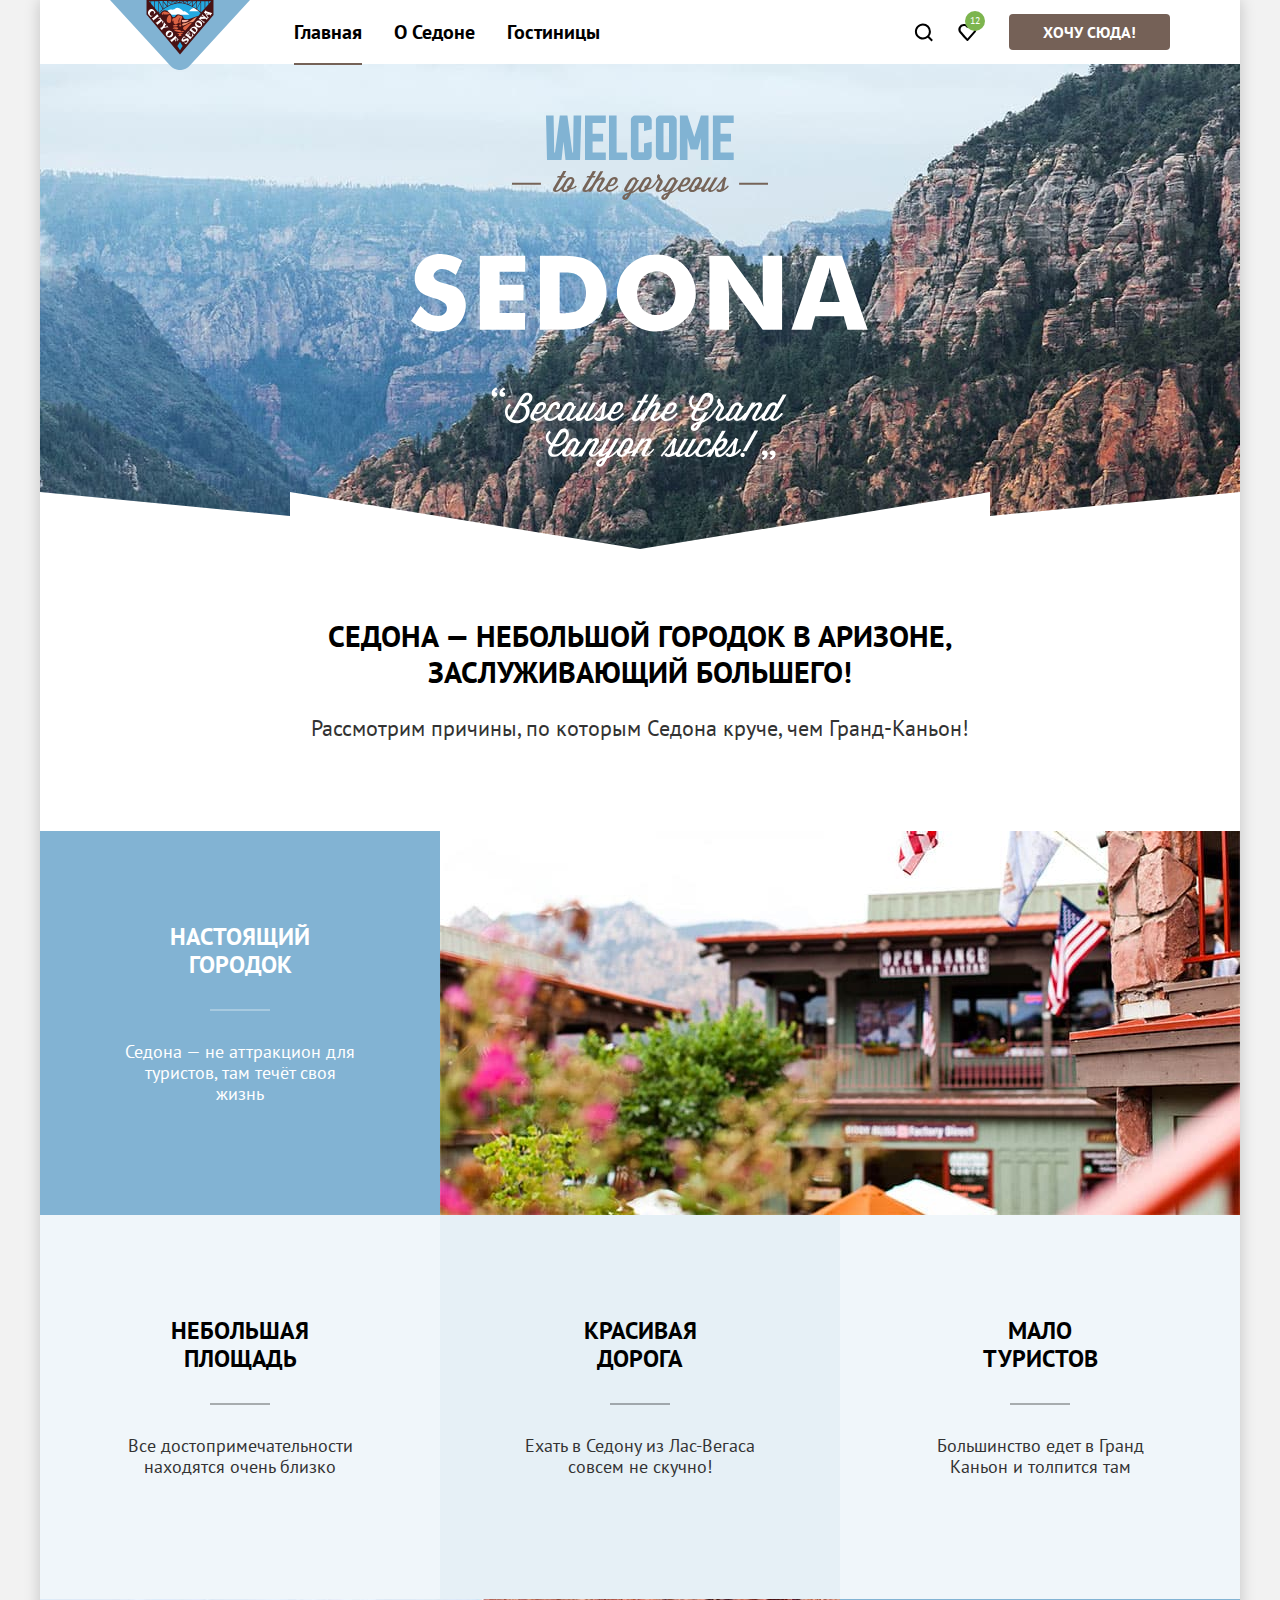
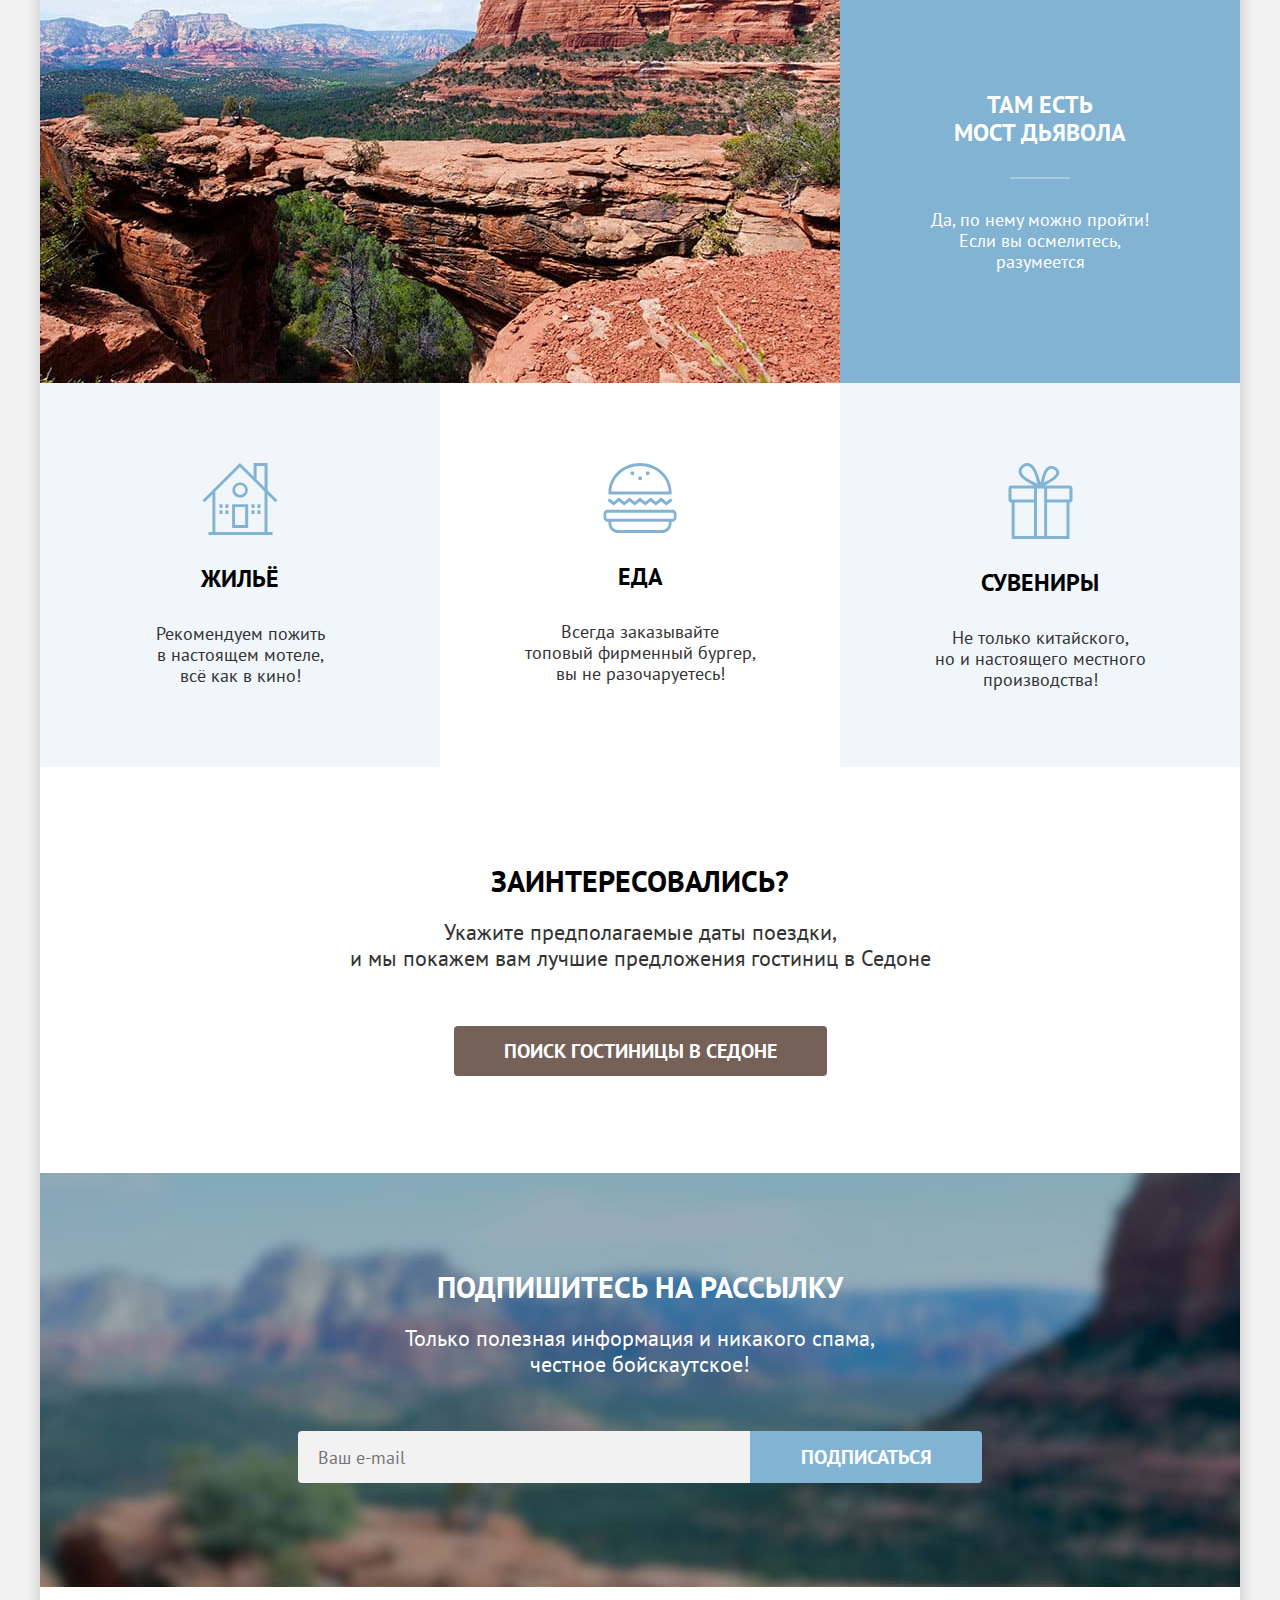
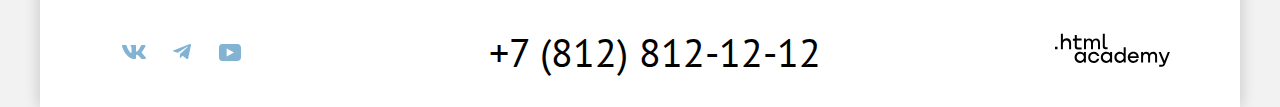
<file: 9/index.html>
<!DOCTYPE html>
<html lang="ru">
  <head>
    <meta charset="utf-8">
    <title>Главная страница</title>
    <link rel="stylesheet" href="styles/styles.css">
    <base href="https://htmlacademy-htmlcss.github.io/2200765-sedona-35/9/">
</head>
  <body>
    <nav class="navigation">
      <a class="navigation-logo" href="index.html">
        <img class="page-header-logo" src="images/header/logo.svg" width="140" height="70" alt="Логотип Седона.">
      </a>
      <ul class="navigation-list">
        <li class="navigation-item">
          <a class="navigation-link navigation-link-current" href="index.html">Главная</a>
        </li>
        <li class="navigation-item">
          <a class="navigation-link" href="#">О седоне</a>
        </li>
        <li class="navigation-item">
          <a class="navigation-link" href="catalog.html">Гостиницы</a>
        </li>
      </ul>
      <ul class="navigation-list-right">
        <li class="navigation-item-right">
          <a class="navigation-user" href="#">
            <span class="visually-hidden">Поиск</span>
            <svg class="navigation-icon" aria-hidden="true" focusable="false" width="19" height="19" viewBox="0 0 19 19" fill="none" xmlns="http://www.w3.org/2000/svg">
              <path d="m18.9 17-3.7-3.67c1-1.3 1.7-2.98 1.7-4.87A8 8 0 0 0 8.9.5C4.5.5.9 4.18.9 8.56a8 8 0 0 0 12.9 6.26l3.7 3.68 1.4-1.5Zm-10-2.48a6 6 0 0 1-6-5.96 6 6 0 0 1 12 0 6 6 0 0 1-6 5.96Z" fill="#000"/>
            </svg>
          </a>
        </li>
        <li class="navigation-item-right">
          <a class="navigation-user" href="#">
            <span class="visually-hidden">Избранное</span>
            <span class="favorites-count">12</span>
            <svg class="navigation-icon" aria-hidden="true" focusable="false" width="19" height="17" viewBox="0 0 19 17" fill="none" xmlns="http://www.w3.org/2000/svg">
              <path d="M9.3 17a.9.9 0 0 1-.8-.4c-5.4-6.1-6.7-7.5-7-7.9A5.4 5.4 0 0 1 5.9 0c1.3 0 2.5.5 3.5 1.3a5.46 5.46 0 0 1 9 4.1c0 1.3-.5 2.5-1.3 3.4l-7 7.9c-.2.2-.4.3-.8.3Zm-6-9.5c.3.4 3.5 4 6.1 6.9l6.2-7c.5-.5.7-1.2.7-2 0-1.8-1.5-3.3-3.3-3.3-1 0-2 .5-2.7 1.3-.3.3-.6.4-.9.4-.3 0-.6-.2-.8-.4-.7-.8-1.7-1.3-2.7-1.3-1.8 0-3.3 1.5-3.3 3.3-.1.9.3 1.6.7 2.1-.1 0-.1 0 0 0Z" fill="#000"/>
            </svg>
          </a>
        </li>
        <li class="navigation-item-right">
          <a class="button button-navigation" href="#">Хочу сюда!</a>
        </li>
      </ul>
    </nav>
    <main class="main-index main-container">
      <div class="page-container">
        <section class="front-img">
          <h1 class="visually-hidden">Сайт города Седона</h1>
          <img class="front-welcome-img" src="images/main/welcome-to-sedona.svg" width="458" height="352" alt="Welcome to the gorgeous SEDONA Because the Grand Canyon sucks!.">
        </section>
        <section class="page-start-text">
          <h1 class="visually-hidden">Описание города</h1>
          <h2 class="start-title">Седона — небольшой городок в Аризоне,<br> заслуживающий большего!</h2>
          <p class="start-description">Рассмотрим причины, по которым Седона круче, чем Гранд-Каньон!</p>
        </section>
        <!--Преимущество №1-->
        <section class="advantages">
          <h2 class="visually-hidden">Преимущества</h2>
          <ul class="advantages-list">
            <li class="advantages-item">
              <h3 class="advantages-title-white">Настоящий<br> городок</h3>
              <p class="advantages-description-white">Седона — не аттракцион для<br> туристов, там течёт своя<br> жизнь</p>
            </li>
            <li>
              <div class="advantages-image-1">
                <img class="advantages-image" src="images/main/house-in-sedona.jpg" width="800" height="384" alt="Дом в Седоне.">
              </div>
            </li>
            <!--Преимущество №2-->
            <li class="advantages-item color-lightblue">
              <h3 class="advantages-title-black">Небольшая<br> площадь</h3>
              <p class="advantages-description-black">Все достопримечательности<br> находятся очень близко</p>
            </li>
            <!--Преимущество №3-->
            <li class="advantages-item color-verylightblue">
              <h3 class="advantages-title-black">Красивая<br> дорога</h3>
              <p class="advantages-description-black">Ехать в Седону из Лас-Вегаса<br> совсем не скучно!</p>
            </li>
            <!--Преимущество №4-->
            <li class="advantages-item color-lightblue">
              <h3 class="advantages-title-black">Мало<br> туристов</h3>
              <p class="advantages-description-black">Большинство едет в Гранд<br> Каньон и толпится там</p>
            </li>
            <!--Преимущество №5-->
            <li>
              <div class="advantages-image-2">
                <img class="advantages-image" src="images/main/devils-bridge.jpg" width="800" height="384" alt="Мост дьявола.">
              </div>
            </li>
            <li class="advantages-item">
              <h3 class="advantages-title-white">Там есть<br> мост дьявола</h3>
              <p class="advantages-description-white">Да, по нему можно пройти!<br> Если вы осмелитесь,<br> разумеется</p>
            </li>
          </ul>
        </section>
        <!--Доступный сервис-->
        <section class="service">
          <h2 class="visually-hidden">Предоставляемые услуги</h2>
          <ul class="services-list">
            <li class="services-item color-lightblue">
              <img class="services-image" src="images/main/icon-house.svg" width="76" height="72" alt="Значок дома.">
              <h3 class="services-title">Жильё</h3>
              <p class="services-description">Рекомендуем пожить<br> в настоящем мотеле,<br> всё как в кино!</p>
            </li>
            <li class="services-item">
              <img class="services-image" src="images/main/icon-food.svg" width="74" height="70" alt="Значок еды.">
              <h3 class="services-title">Еда</h3>
              <p class="services-description">Всегда заказывайте<br> топовый фирменный бургер,<br> вы не разочаруетесь!</p>
            </li>
            <li class="services-item color-lightblue">
              <img class="services-image" src="images/main/icon-souvenir.svg" width="65" height="76" alt="Значок подарка.">
              <h3 class="services-title">Сувениры</h3>
              <p class="services-description">Не только китайского,<br> но и настоящего местного<br> производства!</p>
            </li>
          </ul>
        </section>
        <!--Поиск гостиницы-->
        <section class="search-hotels">
          <h2 class="search-hotels-title">Заинтересовались?</h2>
          <p class="search-hotels-description">Укажите предполагаемые даты поездки,<br> и мы покажем вам лучшие предложения гостиниц в Седоне</p>
          <div class="button-search-container">
            <a class="button-search-hotels" href="#">Поиск гостиницы в седоне</a>
          </div>
        </section>
        <!--Подписка на рассылку-->
        <section class="subscribe">
          <div class="subscribe-block">
            <h2 class="subscribe-title">Подпишитесь на рассылку</h2>
            <p class="subscribe-description">Только полезная информация и никакого спама,<br> честное бойскаутское!</p>
            <form class="newletter-form" action="https://echo.htmlacademy.ru/" method="post">
              <label for="newletter-email">
                <span class="visually-hidden">Email</span>
              </label>
              <input id="newletter-email" class="field-email" placeholder="Ваш e-mail" type="email" name="email" required>
              <button class="button-subscribe" type="submit">Подписаться</button>
            </form>
          </div>
        </section>
      </div>
    </main>
    <footer class="page-footer">
      <div class="page-footer-container">
        <section class="footer-social">
          <h2 class="visually-hidden">Социальные сети</h2>
          <ul class="footer-social-list">
            <li class="footer-social-item ">
              <a class="footer-social-link" href="https://vk.com/htmlacademy">
                <span class="visually-hidden">Vkontakte</span>
                <svg aria-hidden="true" width="24" height="14" viewBox="0 0 24 14" fill="none" xmlns="http://www.w3.org/2000/svg">
                  <path class="footer-social-logo" fill-rule="evenodd" clip-rule="evenodd" d="M23.45.95c.17-.55 0-.95-.8-.95h-2.62c-.67 0-.98.35-1.14.73 0 0-1.34 3.2-3.23 5.27-.61.6-.89.8-1.22.8-.17 0-.42-.2-.42-.74V.95c0-.66-.18-.95-.74-.95H9.15c-.42 0-.67.3-.67.6 0 .61.95.76 1.05 2.5v3.8c0 .84-.16.99-.5.99-.88 0-3.05-3.21-4.33-6.89-.25-.71-.5-1-1.17-1H.9C.15 0 0 .35 0 .73c0 .68.89 4.07 4.14 8.55C6.32 12.34 9.38 14 12.15 14c1.67 0 1.88-.37 1.88-1v-2.32c0-.73.16-.88.69-.88.38 0 1.05.2 2.61 1.67C19.11 13.22 19.4 14 20.41 14h2.62c.75 0 1.13-.37.91-1.1-.24-.72-1.09-1.77-2.21-3.02-.62-.7-1.54-1.47-1.81-1.86-.4-.49-.28-.7 0-1.14 0 0 3.2-4.43 3.53-5.93Z" fill="#83B3D3"/>
                </svg>
              </a>
            </li>
            <li class="footer-social-item">
              <a class="footer-social-link" href="https://t.me/htmlacademy">
                <span class="visually-hidden">Telegram</span>
                <svg aria-hidden="true" focusable="false" width="18" height="16" viewBox="0 0 18 16" fill="none" xmlns="http://www.w3.org/2000/svg">
                  <path class="footer-social-logo" d="M16.79.1.84 6.25c-1.09.43-1.08 1.04-.2 1.31l4.1 1.28 9.47-5.98c.44-.27.85-.12.52.18L7.05 9.96l-.28 4.22c.41 0 .6-.19.83-.41l1.99-1.93 4.13 3.05c.77.42 1.31.2 1.5-.7l2.72-12.8c.28-1.12-.43-1.62-1.16-1.3Z" fill="#83B3D3"/>
                </svg>
              </a>
            </li>
            <li class="footer-social-item">
              <a class="footer-social-link" href="https://www.youtube.com/user/htmlacademyru">
                <span class="visually-hidden">Youtube</span>
                <svg aria-hidden="true" focusable="false" width="22" height="17" viewBox="0 0 22 17" fill="none" xmlns="http://www.w3.org/2000/svg">
                  <path class="footer-social-logo" d="M18.6 0H3.18C1.31 0 0 1.6 0 3.4v10.1C0 15.4 1.31 17 3.17 17h15.66c1.64 0 3.17-1.6 3.17-3.4V3.4C21.78 1.6 20.47 0 18.6 0ZM7.67 12.54V4.46L15 8.5l-7.33 4.04Z" fill="#83B3D3"/>
                </svg>
              </a>
            </li>
          </ul>
        </section>
        <section class="footer-contacts">
          <h2 class="visually-hidden">Контактный телефон</h2>
          <a class="footer-contacts-phone" href="tel:88128121212"> +7 (812) 812-12-12</a>
        </section>
        <section class="logo-htmlacademy">
          <h2 class="visually-hidden">Логотип HTML-Academy</h2>
          <a class="footer-social-htmlacademy" href="https://htmlacademy.ru/">
            <svg aria-hidden="true" focusable="false" width="115" height="34" viewBox="0 0 115 34" fill="none" xmlns="http://www.w3.org/2000/svg">
              <path class="htmlacademy-icon"d="M0 13.72v2.6h2.5v-2.6H0ZM11.6 5.32c-1.6 0-2.8.7-3.6 1.7h-.1V.82h-2v15.5h2v-5.3c0-2.1 1.3-3.6 3.3-3.6 1.8 0 2.9 1.4 2.9 3.2v5.7h2v-6.1c.1-3-1.8-4.9-4.5-4.9ZM26.6 5.62h-4.8v-3.7h-2v3.8h-1.9v2h1.9v6c0 1.7 1 2.7 2.7 2.7h4.1v-2h-3.7c-.7 0-1.1-.4-1.1-1.1v-5.7h4.8v-2ZM41.1 5.42c-1.6 0-2.9.8-3.5 2.1h-.1c-.6-1.2-1.8-2.1-3.4-2.1-1.4 0-2.5.8-3.1 1.8h-.1v-1.6H29v10.6h2v-5.4c0-2 1-3.5 2.6-3.5 1.5 0 2.4 1 2.4 2.6v6.3h2v-5.6c0-2.4 1.4-3.3 2.6-3.3 1.5 0 2.4 1 2.4 2.6v6.3h2v-6.5c.1-2.5-1.4-4.3-3.9-4.3ZM47.8 13.52c0 1.7 1 2.7 2.8 2.7h2v-2h-1.7c-.7 0-1.1-.4-1.1-1.1V.82h-2v12.7ZM28.9 20.52c-.9-1.1-2.2-1.8-3.9-1.8-3.1 0-5.4 2.3-5.4 5.6s2.3 5.6 5.4 5.6c1.8 0 3-.8 3.8-1.9h.1v1.6h2v-10.6h-2v1.5Zm-3.6 7.4c-2.2 0-3.6-1.6-3.6-3.6s1.4-3.6 3.6-3.6 3.6 1.6 3.6 3.6c0 1.9-1.4 3.6-3.6 3.6ZM44.2 22.82c-.5-2.4-2.6-4.1-5.4-4.1a5.4 5.4 0 0 0-5.6 5.6c0 3.1 2.2 5.6 5.6 5.6 2.8 0 4.9-1.8 5.4-4.2h-2.1a3.4 3.4 0 0 1-3.3 2.3c-2.2 0-3.6-1.6-3.6-3.6s1.4-3.6 3.6-3.6c1.6 0 2.8 1 3.3 2.2h2.1v-.2ZM55.1 20.52c-.9-1.1-2.2-1.8-3.9-1.8-3.1 0-5.4 2.3-5.4 5.6s2.3 5.6 5.4 5.6c1.8 0 3-.8 3.8-1.9h.1v1.6h2v-10.6h-2v1.5Zm-3.6 7.4c-2.2 0-3.6-1.6-3.6-3.6s1.4-3.6 3.6-3.6 3.6 1.6 3.6 3.6c0 1.9-1.5 3.6-3.6 3.6ZM68.7 20.62c-.9-1.1-2.2-1.9-3.9-1.9-3.1 0-5.4 2.3-5.4 5.6s2.2 5.6 5.4 5.6c1.7 0 3-.8 3.8-1.8h.1v1.5h2v-15.4h-2v6.4Zm-3.6 7.3c-2.2 0-3.6-1.6-3.6-3.6s1.4-3.6 3.6-3.6 3.6 1.6 3.6 3.6c-.1 2-1.5 3.6-3.6 3.6ZM78.3 18.72c-3.3 0-5.5 2.5-5.5 5.6 0 3 2.1 5.6 5.5 5.6 2.5 0 4.5-1.3 5.2-3.6h-2.1c-.5 1-1.6 1.6-3 1.6-1.9 0-3.3-1.3-3.4-2.9h8.8c.2-3.6-2-6.3-5.5-6.3Zm0 1.9c1.7 0 3 1 3.3 2.6h-6.5c.3-1.5 1.5-2.6 3.2-2.6ZM98.2 18.72c-1.6 0-2.9.8-3.6 2h-.1c-.6-1.2-1.8-2-3.4-2-1.4 0-2.5.7-3.1 1.8v-1.5h-1.9v10.6h2v-5.4c0-2 1-3.4 2.6-3.5 1.5 0 2.4 1 2.4 2.6v6.3h2v-5.6c0-2.4 1.4-3.3 2.6-3.3 1.5 0 2.4 1 2.4 2.6v6.3h2v-6.5c.1-2.6-1.4-4.4-3.9-4.4ZM109.4 27.82l-3.6-8.9h-2.2l4.8 11.6c-.3.9-.7 1.2-1.7 1.2h-2.5v2h2.5c1.8 0 2.8-.8 3.5-2.6l4.7-12.2h-2.1l-3.4 8.9Z" fill="#000"/>
            </svg>
          </a>
        </section>
      </div>
    </footer>
    <div class="modal-container modal-container-close">
      <div class="modal modal-search-hotel">
        <button class="modal-close-button">
          <span class="visually-hidden">Закрыть</span>
        </button>
        <section class="modal-content">
          <h2 class="modal-title">Поиск гостиницы в Седоне</h2>
          <form class="modal-form" action="https://echo.htmlacademy.ru/" method="post">
            <p class="field-group">
              <label class="text-modal" for="arrival-form">Дата заезда:</label>
              <input class="modal-date-field" id="arrival-form" type="text" name="arrival-form" value="27 апреля 2020">
            </p>
            <p class="text-modal-item status-error">Мы не можем отправить вас в прошлое.</p>
            <p class="field-group">
              <label class="text-modal" for="departure-form">Дата выезда:</label>
              <input class="modal-date-field" id="departure-form" type="text" name="departure-form" value="1 сентября 2023">
            </p>
            <p class="text-modal-item">На эти даты есть свободные номера. Пока есть.</p>
            <div class="field-group-people">
              <div class="field-group-adults">
                <label class="text-modal label-adults" for="adults">Взрослые:</label>
                <button class="button-modal button-minus" type="button">
                  <svg class="button-condition" aria-hidden="true" width="14" height="2" viewBox="0 0 14 2"  fill="#756157" fill-opacity=".3" xmlns="http://www.w3.org/2000/svg">
                    <path  d="M0 0v2h14V0H0Z"/>
                  </svg>
                </button>
                <input class="modal-people" id="adults" type="text" name="adults-people" value="2">
                <button class="button-modal button-plus" type="button">
                  <svg class="button-condition" width="14" height="14" viewBox="0 0 14 14" fill="#756157" fill-opacity=".3" xmlns="http://www.w3.org/2000/svg">
                    <path d="M14 6H8V0H6v6H0v2h6v6h2V8h6V6Z" />
                  </svg>
                </button>
              </div>
              <div class="field-group-children">
                <label class="text-modal form-label-icon" for="children">Дети:</label>
                <span class="tooltip">
                  <button class="tooltip-toggle" type="button" aria-labelledby="tooltip-label-date">
                    <svg class="tooltip-icon" width="26" height="26" viewBox="0 0 26 26" fill="none" xmlns="http://www.w3.org/2000/svg">
                      <circle cx="13" cy="13" r="13" fill="#83B3D3"/>
                      <path fill-rule="evenodd" clip-rule="evenodd" d="M12 7H14V9H12V7ZM14 19H12V10H14V19Z" fill="white"/>
                    </svg>
                    <span class="visually-hidden">Посмотреть дополнительную информацию</span>
                  </button>
                  <span class="tooltip-text" role="tooltip" id="tooltip-label-date">Укажите количество детей,<br> которые будут с вами, возраст<br> которых от 6 до 18 лет. Дети<br> до 6 лет размещаются<br> бесплатно.</span>
                </span>
                <button class="button-modal button-minus-children" type="button">
                  <svg class="button-condition" width="14" height="2" viewBox="0 0 14 2" fill="#756157" fill-opacity=".3" xmlns="http://www.w3.org/2000/svg">
                    <path d="M0 0v2h14V0H0Z" />
                  </svg>
                </button>
                <input class="modal-people" id="children" type="text" name="children-people" value="2">
                <button class="button-modal button-plus-children" type="button">
                  <svg class="button-condition" width="14" height="14" viewBox="0 0 14 14" fill="#756157" fill-opacity=".3" xmlns="http://www.w3.org/2000/svg">
                    <path d="M14 6H8V0H6v6H0v2h6v6h2V8h6V6Z" />
                  </svg>
                </button>
              </div>
            </div>
            <button class="button-find" type="submit">Найти</button>
          </form>
        </section>
      </div>
    </div>
  </body>
</html>
</file>
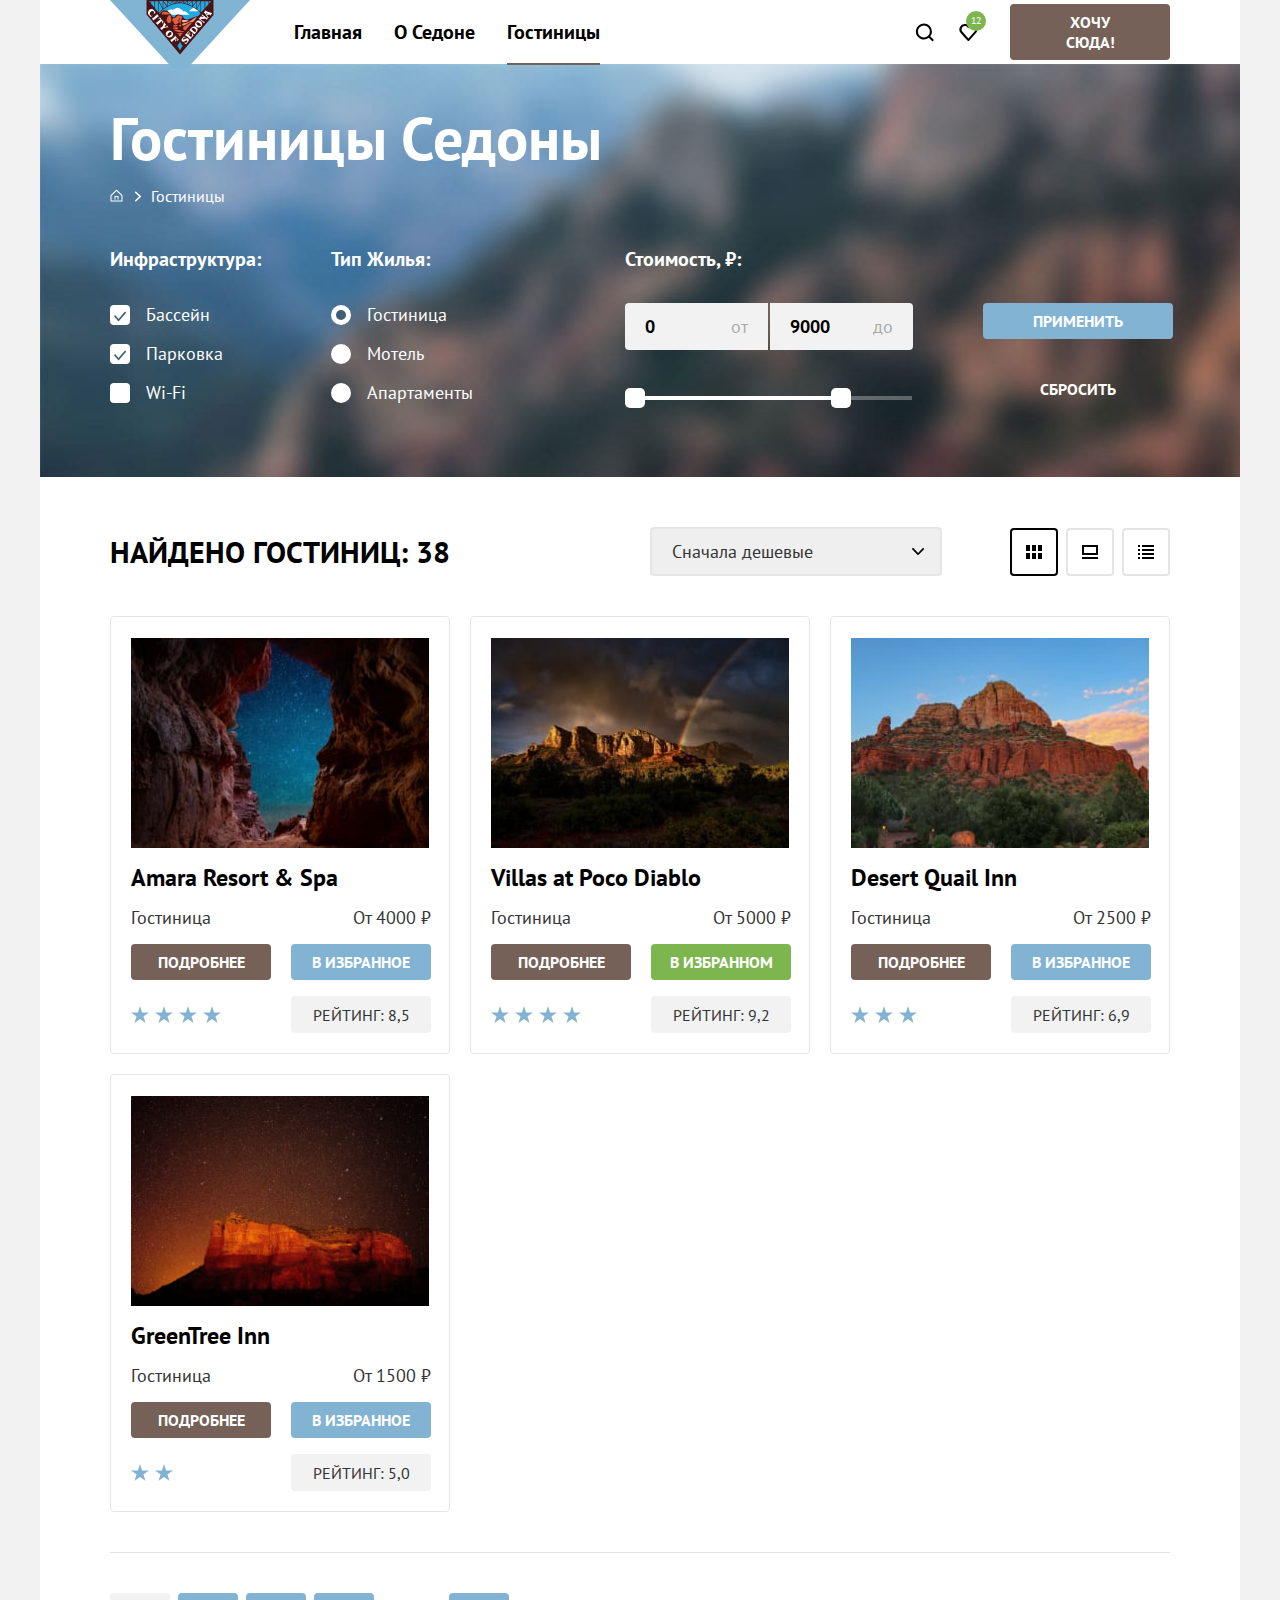
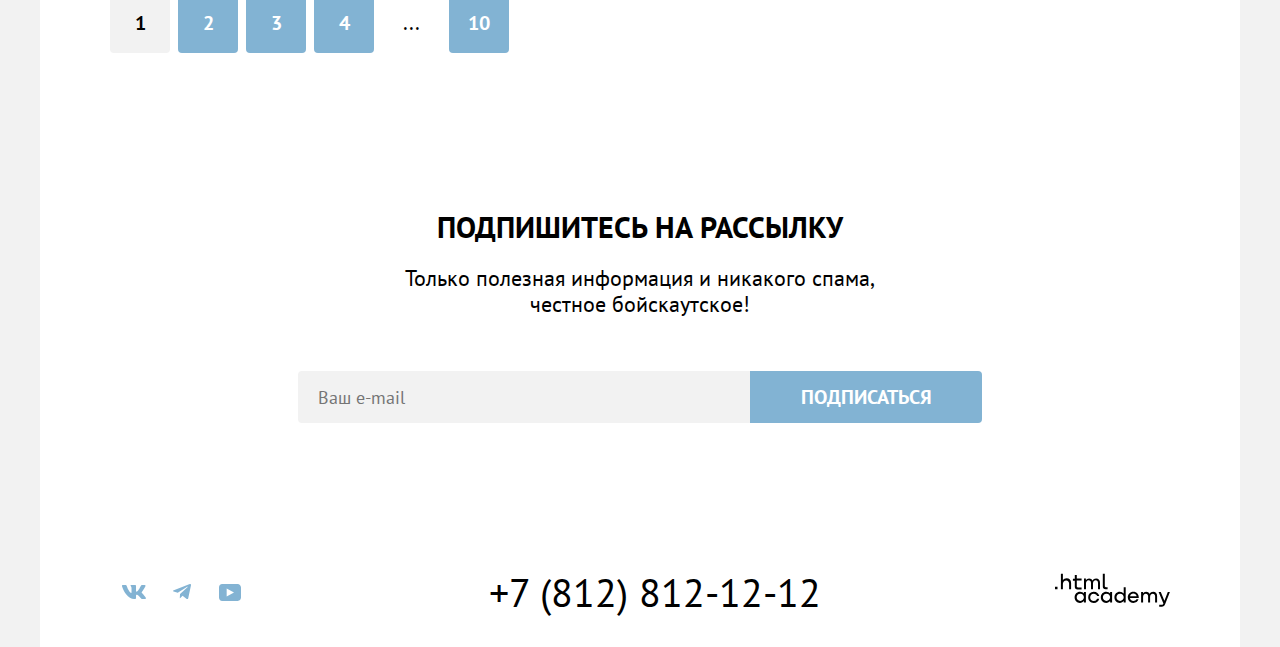
<file: catalog.html>
<!DOCTYPE html>
<html lang="ru">
  <head>
    <meta charset="utf-8">
    <title>Каталог</title>
    <link rel="stylesheet" href="styles/styles.css">
    <link rel="icon" href="images/favicon.png">
  </head>
  <body>
    <header class="page-header">
      <nav class="navigation">
        <a class="navigation-logo" href="index.html">
        <img class="page-header-logo" src="images/header/logo.svg" width="140" height="70" alt="Логотип Седона.">
        </a>
        <ul class="navigation-list">
          <li class="navigation-item">
            <a class="navigation-link" href="index.html">Главная</a>
          </li>
          <li class="navigation-item">
            <a class="navigation-link" href="#">О седоне</a>
          </li>
          <li class="navigation-item">
            <a class="navigation-link navigation-link-current" href="catalog.html">Гостиницы</a>
          </li>
        </ul>
        <ul class="navigation-list-right">
          <li class="navigation-item-right">
            <a class="navigation-user" href="#">
              <span class="visually-hidden">Поиск</span>
              <svg class="navigation-icon" aria-hidden="true" focusable="false" width="19" height="19" viewBox="0 0 19 19" fill="none" xmlns="http://www.w3.org/2000/svg">
                <path d="m18.9 17-3.7-3.67c1-1.3 1.7-2.98 1.7-4.87A8 8 0 0 0 8.9.5C4.5.5.9 4.18.9 8.56a8 8 0 0 0 12.9 6.26l3.7 3.68 1.4-1.5Zm-10-2.48a6 6 0 0 1-6-5.96 6 6 0 0 1 12 0 6 6 0 0 1-6 5.96Z" fill="#000"/>
              </svg>
            </a>
          </li>
          <li class="navigation-item-right">
            <a class="navigation-user" href="#">
              <span class="visually-hidden">Избранное</span>
              <span class="favorites-count">12</span>
              <svg class="navigation-icon" aria-hidden="true" focusable="false" width="19" height="17" viewBox="0 0 19 17" fill="none" xmlns="http://www.w3.org/2000/svg">
                <path d="M9.3 17a.9.9 0 0 1-.8-.4c-5.4-6.1-6.7-7.5-7-7.9A5.4 5.4 0 0 1 5.9 0c1.3 0 2.5.5 3.5 1.3a5.46 5.46 0 0 1 9 4.1c0 1.3-.5 2.5-1.3 3.4l-7 7.9c-.2.2-.4.3-.8.3Zm-6-9.5c.3.4 3.5 4 6.1 6.9l6.2-7c.5-.5.7-1.2.7-2 0-1.8-1.5-3.3-3.3-3.3-1 0-2 .5-2.7 1.3-.3.3-.6.4-.9.4-.3 0-.6-.2-.8-.4-.7-.8-1.7-1.3-2.7-1.3-1.8 0-3.3 1.5-3.3 3.3-.1.9.3 1.6.7 2.1-.1 0-.1 0 0 0Z" fill="#000"/>
              </svg>
            </a>
          </li>
          <li class="navigation-item-right">
            <a class="button button-navigation" href="#">Хочу сюда!</a>
          </li>
        </ul>
      </nav>
    </header>
    <main class="main-inner main-container">
      <div class="page-container">
        <section class="filter-container">
          <header class="filter-header">
            <h1 class="inner-header-title">Гостиницы Седоны</h1>
            <ul class="breadcrumbs">
              <li class="breadcrumbs-item">
                <a class="breadcrumbs-link" href="index.html">
                  <svg aria-hidden="true" focusable="false" width="13" height="13" viewBox="0 0 13 13" fill="none" xmlns="http://www.w3.org/2000/svg">
                    <path d="m6.5.5-6 5.8v6.2h12V6.3L6.5.5Zm5 11h-10V6.7l5-4.8 5 4.8v4.8Z" fill="#fff"/>
                    <path d="M4.5 10.5h1V8h2v2.5h1V7h-4v3.5Z" fill="#fff"/>
                  </svg>
                  <span class="visually-hidden">Главная</span>
                </a>
              </li>
              <li  class="breadcrumbs-item">
                <a class="breadcrumbs-link">Гостиницы</a>
              </li>
            </ul>
          </header>
          <div class="filter">
            <form class="catalog-filter" action="https://echo.htmlacademy.ru/" method="get">
              <!--Инфраструктура-->
              <fieldset class="catalog-filter-group">
                <legend class="catalog-filter-title">Инфраструктура:</legend>
                <ul class="catalog-filter-list">
                  <li class="catalog-filter-item">
                    <label class="control">
                      <input class="control-input visually-hidden" type="checkbox" name="swimmingpool" value="swimmingpool" checked>
                      <span class="control-mark"></span>
                      <span class="control-label">Бассейн</span>
                    </label>
                  </li>
                  <li class="catalog-filter-item">
                    <label class="control">
                      <input class="control-input visually-hidden" type="checkbox" name="parking" value="parking" checked>
                      <span class="control-mark"></span>
                      <span class="control-label">Парковка</span>
                    </label>
                  </li>
                  <li class="catalog-filter-item">
                    <label class="control">
                      <input class="control-input visually-hidden" type="checkbox" name="wifi" value="wifi">
                      <span class="control-mark"></span>
                      <span class="control-label">Wi-Fi</span>
                    </label>
                  </li>
                </ul>
              </fieldset>
              <!--Тип жилья-->
              <fieldset class="catalog-filter-group">
                <legend class="catalog-filter-title">Тип Жилья:</legend>
                <ul class="catalog-filter-list">
                  <li class="catalog-filter-item">
                    <label class="control">
                      <input class="control-input visually-hidden" type="radio" name="housing" value="hotel" checked>
                      <span class="control-mark"></span>
                      <span class="control-label">Гостиница</span>
                    </label>
                  </li>
                  <li class="catalog-filter-item">
                    <label class="control">
                      <input class="control-input visually-hidden" type="radio" name="housing" value="motel">
                      <span class="control-mark"></span>
                      <span class="control-label">Мотель</span>
                    </label>
                  </li>
                  <li class="catalog-filter-item">
                    <label class="control">
                      <input class="control-input visually-hidden" type="radio" name="housing" value="apartments">
                      <span class="control-mark"></span>
                      <span class="control-label">Апартаменты</span>
                    </label>
                  </li>
                </ul>
              </fieldset>
              <!--Стоимость-->
              <fieldset class="catalog-filter-group catalog-filter-group-price">
                <legend class="filter-price-title">Стоимость, ₽:</legend>
                <div class="range">
                  <div class="range-wrapper-inputs">
                    <label class="filter-price-min">
                      <input class="field-price field-min" type="number" name="min-price" value="0" required>
                    </label>
                    <label class="filter-price-max">
                      <input class="field-price field-max" type="number" name="max-price" value="9000" required>
                    </label>
                  </div>
                </div>
                <div class="range-scale">
                  <div class="range-bar" style="left: 0; width: 226px">
                    <button class="range-toggle toggle-min" type="button">
                    <span class="visually-hidden">Изменить минимальную цену.</span>
                    </button>
                    <button class="range-toggle toggle-max" type="button">
                    <span class="visually-hidden">Изменить максимальную цену.</span>
                    </button>
                  </div>
                </div>
              </fieldset>
              <section class="filter-buttons">
                <h2 class="visually-hidden">Кнопки для запуска фильтра</h2>
                <button class="button button-filter-apply" type="submit">Применить</button>
                <button class="button button-filter-reset" type="reset">Сбросить</button>
              </section>
            </form>
          </div>
        </section>
        <div class="hotels-container">
          <section class="sorting">
            <h2 class="sorting-title">Найдено гостиниц: <span>38</span></h2>
            <select class="select-control" aria-label="Сортировка">
              <option value="cheap">Сначала дешевые</option>
              <option value="popular">Сначала популярные</option>
              <option value="expensive">Сначала дорогие</option>
            </select>
            <div class="buttons-view">
              <a class="sorting-view-link sorting-view-link-current" href="#">
                <svg class="sorting-table" aria-hidden="true" focusable="false" width="16" height="14" viewBox="0 0 16 14" fill="none" xmlns="http://www.w3.org/2000/svg">
                  <path d="M4 0H0v6h4V0ZM16 0h-4v6h4V0ZM10 0H6v6h4V0ZM4 8H0v6h4V8ZM16 8h-4v6h4V8ZM10 8H6v6h4V8Z" fill="#000"/>
                </svg>
                <span class="visually-hidden">Карточки в виде таблицы</span>
              </a>
              <a class="sorting-view-link" href="#">
                <svg class="sorting-slide" aria-hidden="true" focusable="false" width="16" height="14" viewBox="0 0 16 14" fill="none" xmlns="http://www.w3.org/2000/svg">
                  <path d="M16 12H0v2h16v-2ZM14 2v6H2V2h12Zm2-2H0v10h16V0Z" fill="#000"/>
                </svg>
                <span class="visually-hidden">Карточки в виде слайдов</span>
              </a>
              <a class="sorting-view-link" href="#">
                <svg class="sorting-list" aria-hidden="true" focusable="false" width="16" height="14" viewBox="0 0 16 14" fill="none" xmlns="http://www.w3.org/2000/svg">
                  <path d="M2 0H0v2h2V0ZM16 0H4v2h12V0ZM2 4H0v2h2V4ZM16 4H4v2h12V4ZM2 8H0v2h2V8ZM16 8H4v2h12V8ZM2 12H0v2h2v-2ZM16 12H4v2h12v-2Z" fill="#000"/>
                </svg>
                <span class="visually-hidden">Карточки в виде списка</span>
              </a>
            </div>
          </section>
          <section class="catalog-hotels">
            <ul class="product-list">
              <li class="product-card">
                <a class="product-card-link" href="#">
                  <img class="product-card-image" src="images/catalog/hotel-1.jpg" width="300" height="212" alt="Amara Resort & Spa.">
                  <h3 class="product-card-title">Amara Resort & Spa</h3>
                </a>
                <div class="product-card-info">
                  <span class="product-card-type">Гостиница</span>
                  <span class="product-card-price">От 4000 ₽</span>
                  <a class="button-product-card button-detail" href="#">Подробнее</a>
                  <a class="button-product-card button-favourites">В избранное</a>
                  <span class="hotel-stars four-stars"></span>
                  <p class="hotel-raiting">Рейтинг: 8,5</p>
                </div>
              </li>
              <li class="product-card">
                <a class="product-card-link" href="#">
                  <img class="product-card-image" src="images/catalog/hotel-2.jpg" width="300" height="212" alt="Villas at Poco Diablo.">
                  <h3 class="product-card-title">Villas at Poco Diablo</h3>
                </a>
                <div class="product-card-info">
                  <span class="product-card-type">Гостиница</span>
                  <span class="product-card-price">От 5000 ₽</span>
                  <a class="button-product-card button-detail" href="#">Подробнее</a>
                  <a class="button-product-card button-favourites-on">В избранном</a>
                  <span class="hotel-stars four-stars"></span>
                  <p class="hotel-raiting">Рейтинг: 9,2</p>
                </div>
              </li>
              <li class="product-card">
                <a class="product-card-link" href="#">
                  <img class="product-card-image" src="images/catalog/hotel-3.jpg" width="300" height="212" alt="Desert Quail Inn.">
                  <h3 class="product-card-title">Desert Quail Inn</h3>
                </a>
                <div class="product-card-info">
                  <span class="product-card-type">Гостиница</span>
                  <span class="product-card-price">От 2500 ₽</span>
                  <a class="button-product-card button-detail" href="#">Подробнее</a>
                  <a class="button-product-card button-favourites" href="#">В избранное</a>
                  <span class="hotel-stars three-stars"></span>
                  <p class="hotel-raiting">Рейтинг: 6,9</p>
                </div>
              </li>
              <li class="product-card">
                <a class="product-card-link" href="#">
                  <img class="product-card-image" src="images/catalog/hotel-4.jpg" width="300" height="212" alt="GreenTree Inn.">
                  <h3 class="product-card-title">GreenTree Inn</h3>
                </a>
                <div class="product-card-info">
                  <span class="product-card-type">Гостиница</span>
                  <span class="product-card-price">От 1500 ₽</span>
                  <a class="button-product-card button-detail" href="#">Подробнее</a>
                  <a class="button-product-card button-favourites">В избранное</a>
                  <span class="hotel-stars two-stars"></span>
                  <p class="hotel-raiting">Рейтинг: 5,0</p>
                </div>
              </li>
            </ul>
            <ul class="pagination">
              <li class="pagination-item">
                <a class="pagination-current">1</a>
              </li>
              <li class="pagination-item">
                <a class="pagination-link" href="#">2</a>
              </li>
              <li class="pagination-item">
                <a class="pagination-link" href="#">3</a>
              </li>
              <li class="pagination-item">
                <a class="pagination-link" href="#">4</a>
              </li>
              <li class="pagination-item">
                <span class="pagination-hidden">...</span>
              </li>
              <li class="pagination-item">
                <a class="pagination-link" href="#">10</a>
              </li>
            </ul>
          </section>
          <section class="subscribe">
            <div class="subscribe-block subscribe-catalog">
              <h2 class="subscribe-title color-black">Подпишитесь на рассылку</h2>
              <p class="subscribe-description color-black">Только полезная информация и никакого спама,<br> честное бойскаутское!</p>
              <form class="newletter-form" action="https://echo.htmlacademy.ru/" method="post">
                <label for="newletter-email">
                <span class="visually-hidden">Email</span>
                </label>
                <input id="newletter-email" class="field-email" placeholder="Ваш e-mail" type="email" name="email" required>
                <button class="button-subscribe" type="submit">Подписаться</button>
              </form>
            </div>
          </section>
        </div>
      </div>
    </main>
    <footer class="page-footer">
      <div class="page-footer-container">
        <section class="footer-social">
          <h2 class="visually-hidden">Социальные сети</h2>
          <ul class="footer-social-list">
            <li class="footer-social-item ">
              <a class="footer-social-link" href="https://vk.com/htmlacademy">
                <span class="visually-hidden">Vkontakte</span>
                <svg aria-hidden="true" width="24" height="14" viewBox="0 0 24 14" fill="none" xmlns="http://www.w3.org/2000/svg">
                  <path class="footer-social-logo" fill-rule="evenodd" clip-rule="evenodd" d="M23.45.95c.17-.55 0-.95-.8-.95h-2.62c-.67 0-.98.35-1.14.73 0 0-1.34 3.2-3.23 5.27-.61.6-.89.8-1.22.8-.17 0-.42-.2-.42-.74V.95c0-.66-.18-.95-.74-.95H9.15c-.42 0-.67.3-.67.6 0 .61.95.76 1.05 2.5v3.8c0 .84-.16.99-.5.99-.88 0-3.05-3.21-4.33-6.89-.25-.71-.5-1-1.17-1H.9C.15 0 0 .35 0 .73c0 .68.89 4.07 4.14 8.55C6.32 12.34 9.38 14 12.15 14c1.67 0 1.88-.37 1.88-1v-2.32c0-.73.16-.88.69-.88.38 0 1.05.2 2.61 1.67C19.11 13.22 19.4 14 20.41 14h2.62c.75 0 1.13-.37.91-1.1-.24-.72-1.09-1.77-2.21-3.02-.62-.7-1.54-1.47-1.81-1.86-.4-.49-.28-.7 0-1.14 0 0 3.2-4.43 3.53-5.93Z" fill="#83B3D3"/>
                </svg>
              </a>
            </li>
            <li class="footer-social-item">
              <a class="footer-social-link" href="https://t.me/htmlacademy">
                <span class="visually-hidden">Telegram</span>
                <svg aria-hidden="true" focusable="false" width="18" height="16" viewBox="0 0 18 16" fill="none" xmlns="http://www.w3.org/2000/svg">
                  <path class="footer-social-logo" d="M16.79.1.84 6.25c-1.09.43-1.08 1.04-.2 1.31l4.1 1.28 9.47-5.98c.44-.27.85-.12.52.18L7.05 9.96l-.28 4.22c.41 0 .6-.19.83-.41l1.99-1.93 4.13 3.05c.77.42 1.31.2 1.5-.7l2.72-12.8c.28-1.12-.43-1.62-1.16-1.3Z" fill="#83B3D3"/>
                </svg>
              </a>
            </li>
            <li class="footer-social-item">
              <a class="footer-social-link" href="https://www.youtube.com/user/htmlacademyru">
                <span class="visually-hidden">Youtube</span>
                <svg aria-hidden="true" focusable="false" width="22" height="17" viewBox="0 0 22 17" fill="none" xmlns="http://www.w3.org/2000/svg">
                  <path class="footer-social-logo" d="M18.6 0H3.18C1.31 0 0 1.6 0 3.4v10.1C0 15.4 1.31 17 3.17 17h15.66c1.64 0 3.17-1.6 3.17-3.4V3.4C21.78 1.6 20.47 0 18.6 0ZM7.67 12.54V4.46L15 8.5l-7.33 4.04Z" fill="#83B3D3"/>
                </svg>
              </a>
            </li>
          </ul>
        </section>
        <section class="footer-contacts">
          <h2 class="visually-hidden">Контактный телефон</h2>
          <a class="footer-contacts-phone" href="tel:88128121212"> +7 (812) 812-12-12</a>
        </section>
        <section class="logo-htmlacademy">
          <h2 class="visually-hidden">Логотип HTML-Academy</h2>
          <a class="footer-social-htmlacademy" href="https://htmlacademy.ru/">
            <svg width="115" height="34" viewBox="0 0 115 34" fill="none" xmlns="http://www.w3.org/2000/svg">
              <path class="htmlacademy-icon" d="M0 13.72v2.6h2.5v-2.6H0ZM11.6 5.32c-1.6 0-2.8.7-3.6 1.7h-.1V.82h-2v15.5h2v-5.3c0-2.1 1.3-3.6 3.3-3.6 1.8 0 2.9 1.4 2.9 3.2v5.7h2v-6.1c.1-3-1.8-4.9-4.5-4.9ZM26.6 5.62h-4.8v-3.7h-2v3.8h-1.9v2h1.9v6c0 1.7 1 2.7 2.7 2.7h4.1v-2h-3.7c-.7 0-1.1-.4-1.1-1.1v-5.7h4.8v-2ZM41.1 5.42c-1.6 0-2.9.8-3.5 2.1h-.1c-.6-1.2-1.8-2.1-3.4-2.1-1.4 0-2.5.8-3.1 1.8h-.1v-1.6H29v10.6h2v-5.4c0-2 1-3.5 2.6-3.5 1.5 0 2.4 1 2.4 2.6v6.3h2v-5.6c0-2.4 1.4-3.3 2.6-3.3 1.5 0 2.4 1 2.4 2.6v6.3h2v-6.5c.1-2.5-1.4-4.3-3.9-4.3ZM47.8 13.52c0 1.7 1 2.7 2.8 2.7h2v-2h-1.7c-.7 0-1.1-.4-1.1-1.1V.82h-2v12.7ZM28.9 20.52c-.9-1.1-2.2-1.8-3.9-1.8-3.1 0-5.4 2.3-5.4 5.6s2.3 5.6 5.4 5.6c1.8 0 3-.8 3.8-1.9h.1v1.6h2v-10.6h-2v1.5Zm-3.6 7.4c-2.2 0-3.6-1.6-3.6-3.6s1.4-3.6 3.6-3.6 3.6 1.6 3.6 3.6c0 1.9-1.4 3.6-3.6 3.6ZM44.2 22.82c-.5-2.4-2.6-4.1-5.4-4.1a5.4 5.4 0 0 0-5.6 5.6c0 3.1 2.2 5.6 5.6 5.6 2.8 0 4.9-1.8 5.4-4.2h-2.1a3.4 3.4 0 0 1-3.3 2.3c-2.2 0-3.6-1.6-3.6-3.6s1.4-3.6 3.6-3.6c1.6 0 2.8 1 3.3 2.2h2.1v-.2ZM55.1 20.52c-.9-1.1-2.2-1.8-3.9-1.8-3.1 0-5.4 2.3-5.4 5.6s2.3 5.6 5.4 5.6c1.8 0 3-.8 3.8-1.9h.1v1.6h2v-10.6h-2v1.5Zm-3.6 7.4c-2.2 0-3.6-1.6-3.6-3.6s1.4-3.6 3.6-3.6 3.6 1.6 3.6 3.6c0 1.9-1.5 3.6-3.6 3.6ZM68.7 20.62c-.9-1.1-2.2-1.9-3.9-1.9-3.1 0-5.4 2.3-5.4 5.6s2.2 5.6 5.4 5.6c1.7 0 3-.8 3.8-1.8h.1v1.5h2v-15.4h-2v6.4Zm-3.6 7.3c-2.2 0-3.6-1.6-3.6-3.6s1.4-3.6 3.6-3.6 3.6 1.6 3.6 3.6c-.1 2-1.5 3.6-3.6 3.6ZM78.3 18.72c-3.3 0-5.5 2.5-5.5 5.6 0 3 2.1 5.6 5.5 5.6 2.5 0 4.5-1.3 5.2-3.6h-2.1c-.5 1-1.6 1.6-3 1.6-1.9 0-3.3-1.3-3.4-2.9h8.8c.2-3.6-2-6.3-5.5-6.3Zm0 1.9c1.7 0 3 1 3.3 2.6h-6.5c.3-1.5 1.5-2.6 3.2-2.6ZM98.2 18.72c-1.6 0-2.9.8-3.6 2h-.1c-.6-1.2-1.8-2-3.4-2-1.4 0-2.5.7-3.1 1.8v-1.5h-1.9v10.6h2v-5.4c0-2 1-3.4 2.6-3.5 1.5 0 2.4 1 2.4 2.6v6.3h2v-5.6c0-2.4 1.4-3.3 2.6-3.3 1.5 0 2.4 1 2.4 2.6v6.3h2v-6.5c.1-2.6-1.4-4.4-3.9-4.4ZM109.4 27.82l-3.6-8.9h-2.2l4.8 11.6c-.3.9-.7 1.2-1.7 1.2h-2.5v2h2.5c1.8 0 2.8-.8 3.5-2.6l4.7-12.2h-2.1l-3.4 8.9Z" fill="#000"/>
            </svg>
          </a>
        </section>
      </div>
    </footer>
  </body>
</html>
</file>
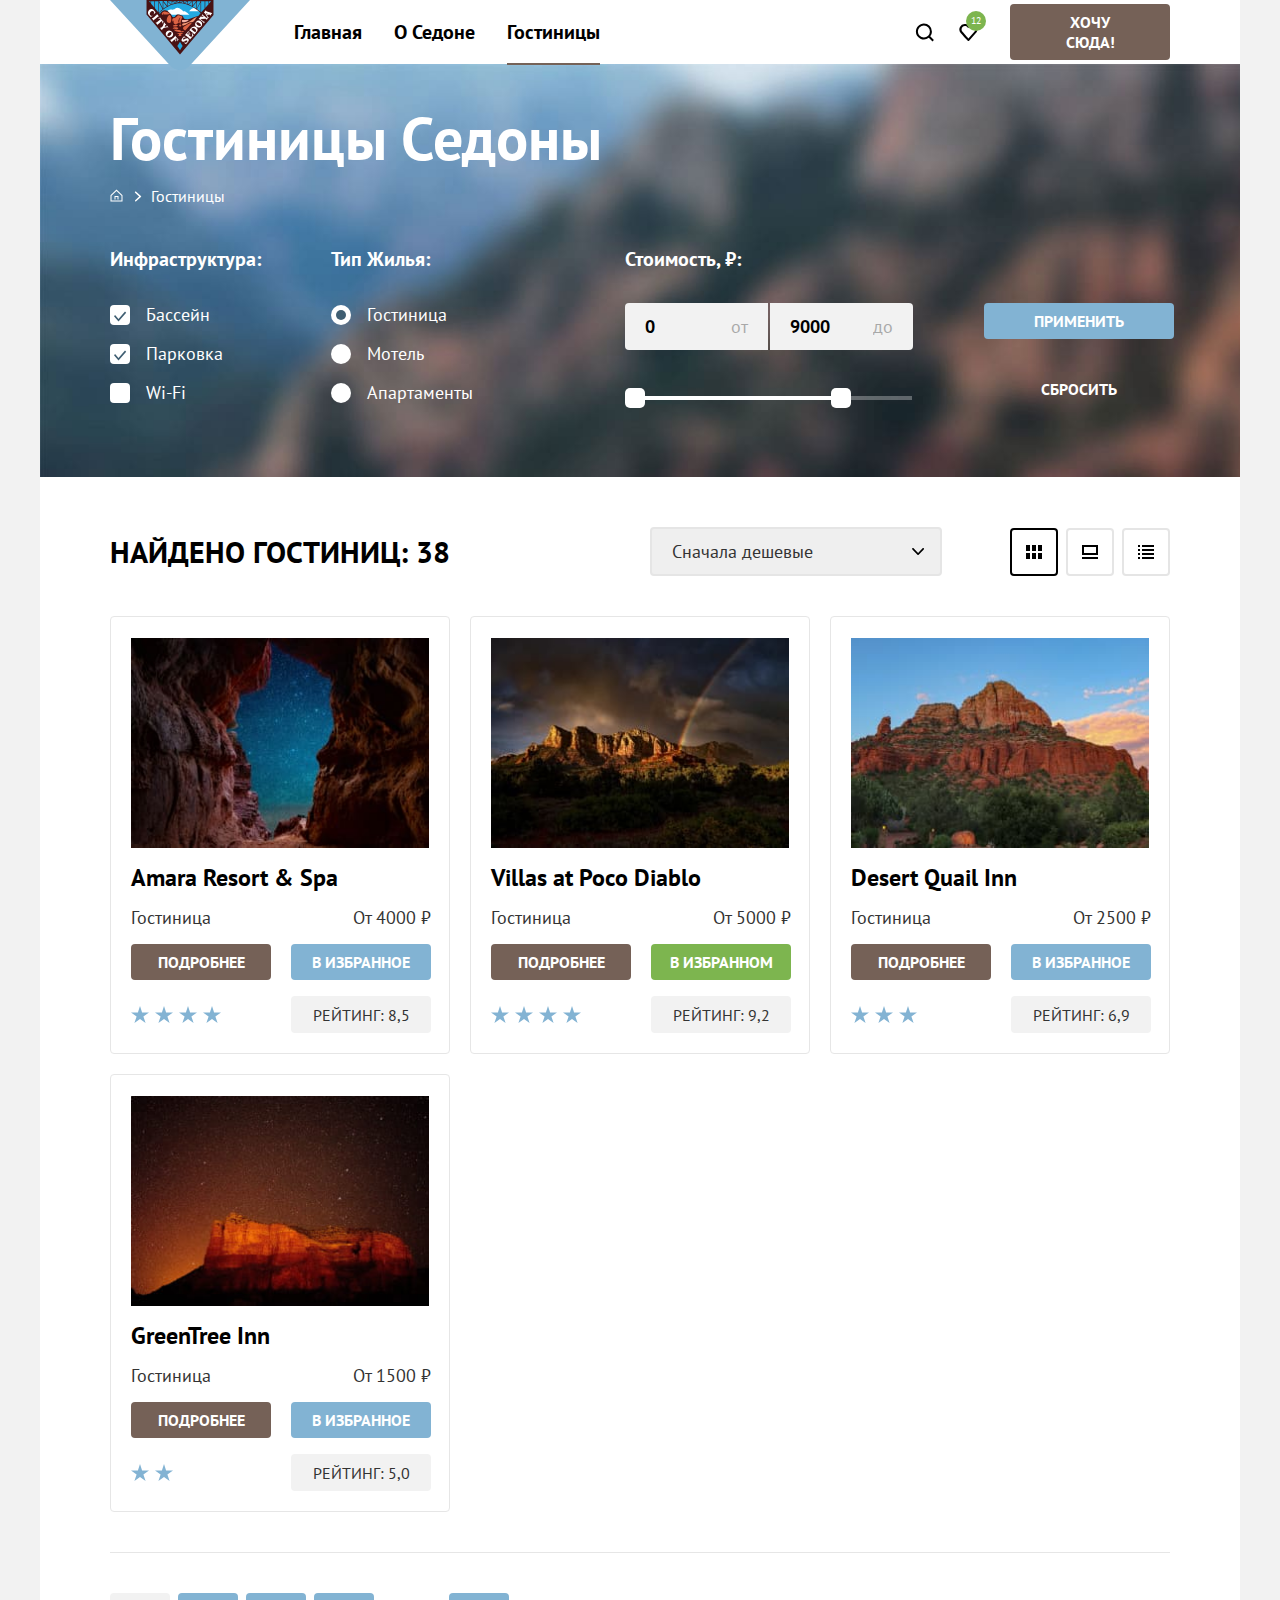
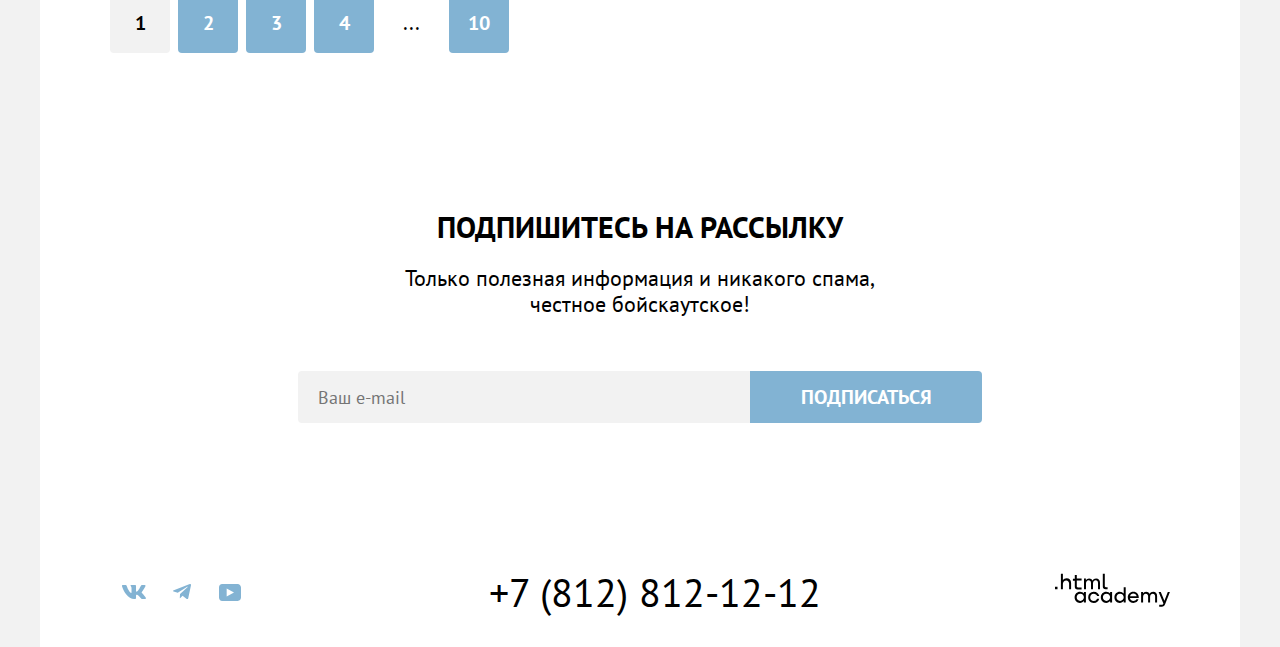
<file: 10/catalog.html>
<!DOCTYPE html>
<html lang="ru">
  <head>
    <meta charset="utf-8">
    <title>Каталог</title>
    <link rel="stylesheet" href="styles/styles.css">
    <link rel="icon" href="images/favicon.png">
    <base href="https://htmlacademy-htmlcss.github.io/2200765-sedona-35/10/">
</head>
  <body>
    <nav class="navigation">
      <a class="navigation-logo" href="index.html">
        <img class="page-header-logo" src="images/header/logo.svg" width="140" height="70" alt="Логотип Седона.">
      </a>
      <ul class="navigation-list">
        <li class="navigation-item">
          <a class="navigation-link" href="index.html">Главная</a>
        </li>
        <li class="navigation-item">
          <a class="navigation-link" href="#">О седоне</a>
        </li>
        <li class="navigation-item">
          <a class="navigation-link navigation-link-current" href="catalog.html">Гостиницы</a>
        </li>
      </ul>
      <ul class="navigation-list-right">
        <li class="navigation-item-right">
          <a class="navigation-user" href="#">
            <span class="visually-hidden">Поиск</span>
            <svg class="navigation-icon" aria-hidden="true" focusable="false" width="19" height="19" viewBox="0 0 19 19" fill="none" xmlns="http://www.w3.org/2000/svg">
              <path d="m18.9 17-3.7-3.67c1-1.3 1.7-2.98 1.7-4.87A8 8 0 0 0 8.9.5C4.5.5.9 4.18.9 8.56a8 8 0 0 0 12.9 6.26l3.7 3.68 1.4-1.5Zm-10-2.48a6 6 0 0 1-6-5.96 6 6 0 0 1 12 0 6 6 0 0 1-6 5.96Z" fill="#000"/>
            </svg>
          </a>
        </li>
        <li class="navigation-item-right">
          <a class="navigation-user" href="#">
            <span class="visually-hidden">Избранное</span>
            <span class="favorites-count">12</span>
            <svg class="navigation-icon" aria-hidden="true" focusable="false" width="19" height="17" viewBox="0 0 19 17" fill="none" xmlns="http://www.w3.org/2000/svg">
              <path d="M9.3 17a.9.9 0 0 1-.8-.4c-5.4-6.1-6.7-7.5-7-7.9A5.4 5.4 0 0 1 5.9 0c1.3 0 2.5.5 3.5 1.3a5.46 5.46 0 0 1 9 4.1c0 1.3-.5 2.5-1.3 3.4l-7 7.9c-.2.2-.4.3-.8.3Zm-6-9.5c.3.4 3.5 4 6.1 6.9l6.2-7c.5-.5.7-1.2.7-2 0-1.8-1.5-3.3-3.3-3.3-1 0-2 .5-2.7 1.3-.3.3-.6.4-.9.4-.3 0-.6-.2-.8-.4-.7-.8-1.7-1.3-2.7-1.3-1.8 0-3.3 1.5-3.3 3.3-.1.9.3 1.6.7 2.1-.1 0-.1 0 0 0Z" fill="#000"/>
            </svg>
          </a>
        </li>
        <li class="navigation-item-right">
          <a class="button button-navigation" href="#">Хочу сюда!</a>
        </li>
      </ul>
    </nav>
    <main class="main-inner main-container">
      <div class="page-container">
        <section class="filter-container">
          <header class="filter-header">
            <h1 class="inner-header-title">Гостиницы Седоны</h1>
            <ul class="breadcrumbs">
              <li class="breadcrumbs-item">
                <a class="breadcrumbs-link" href="index.html">
                  <svg aria-hidden="true" focusable="false" width="13" height="13" viewBox="0 0 13 13" fill="none" xmlns="http://www.w3.org/2000/svg">
                    <path d="m6.5.5-6 5.8v6.2h12V6.3L6.5.5Zm5 11h-10V6.7l5-4.8 5 4.8v4.8Z" fill="#fff"/>
                    <path d="M4.5 10.5h1V8h2v2.5h1V7h-4v3.5Z" fill="#fff"/>
                  </svg>
                  <span class="visually-hidden">Главная</span>
                </a>
              </li>
              <li  class="breadcrumbs-item">
                <a class="breadcrumbs-link">Гостиницы</a>
              </li>
            </ul>
          </header>
          <div class="filter">
            <section class="filter-infrastructure">
              <h2 class="visually-hidden">Инфраструктура</h2>
              <form class="catalog-filter" action="https://echo.htmlacademy.ru/" method="get">
                <fieldset class="catalog-filter-group">
                  <legend class="catalog-filter-title">Инфраструктура:</legend>
                  <ul class="catalog-filter-list">
                    <li class="catalog-filter-item">
                      <label class="control">
                      <input class="control-input visually-hidden" type="checkbox" name="swimmingpool" value="swimmingpool" checked>
                      <span class="control-mark"></span>
                      <span class="control-label">Бассейн</span>
                      </label>
                    </li>
                    <li class="catalog-filter-item">
                      <label class="control">
                      <input class="control-input visually-hidden" type="checkbox" name="parking" value="parking" checked>
                      <span class="control-mark"></span>
                      <span class="control-label">Парковка</span>
                      </label>
                    </li>
                    <li class="catalog-filter-item">
                      <label class="control">
                      <input class="control-input visually-hidden" type="checkbox" name="wifi" value="wifi">
                      <span class="control-mark"></span>
                      <span class="control-label">Wi-Fi</span>
                      </label>
                    </li>
                  </ul>
                </fieldset>
              </form>
            </section>
            <section class="filter-type-hostel">
              <h2 class="visually-hidden">Тип Жилья</h2>
              <form class="catalog-filter" action="https://echo.htmlacademy.ru/" method="get">
                <fieldset class="catalog-filter-group">
                  <legend class="catalog-filter-title">Тип Жилья:</legend>
                  <ul class="catalog-filter-list">
                    <li class="catalog-filter-item">
                      <label class="control">
                      <input class="control-input visually-hidden" type="radio" name="housing" value="hotel" checked>
                      <span class="control-mark"></span>
                      <span class="control-label">Гостиница</span>
                      </label>
                    </li>
                    <li class="catalog-filter-item">
                      <label class="control">
                      <input class="control-input visually-hidden" type="radio" name="housing" value="motel">
                      <span class="control-mark"></span>
                      <span class="control-label">Мотель</span>
                      </label>
                    </li>
                    <li class="catalog-filter-item">
                      <label class="control">
                      <input class="control-input visually-hidden" type="radio" name="housing" value="apartments">
                      <span class="control-mark"></span>
                      <span class="control-label">Апартаменты</span>
                      </label>
                    </li>
                  </ul>
                </fieldset>
              </form>
            </section>
            <section class="filter-price">
              <h2 class="filter-price-title">Стоимость, ₽:</h2>
              <div class="range">
                <div class="range-wrapper-inputs">
                  <label class="filter-price-min">
                  <input class="field-price field-min" type="number" name="min-price" value="0">
                  </label>
                  <label class="filter-price-max">
                  <input class="field-price field-max" type="number" name="max-price" value="9000">
                  </label>
                </div>
              </div>
              <div class="range-scale">
                <div class="range-bar" style="left: 0; width: 226px">
                  <button class="range-toggle toggle-min" type="button">
                  <span class="visually-hidden">Изменить минимальную цену.</span>
                  </button>
                  <button class="range-toggle toggle-max" type="button">
                  <span class="visually-hidden">Изменить максимальную цену.</span>
                  </button>
                </div>
              </div>
            </section>
            <section class="filter-buttons">
              <h2 class="visually-hidden">Кнопки для запуска фильтра</h2>
              <button class="button button-filter-apply" type="submit">Применить</button>
              <button class="button button-filter-reset" type="reset">Сбросить</button>
            </section>
          </div>
        </section>
        <div class="hotels-container">
          <section class="sorting">
            <h2 class="sorting-title">Найдено гостиниц: <span>38</span></h2>
            <select class="select-control" aria-label="Сортировка">
              <option value="cheap">Сначала дешевые</option>
              <option value="popular">Сначала популярные</option>
              <option value="expensive">Сначала дорогие</option>
            </select>
            <div class="buttons-view">
              <a class="sorting-view-link sorting-view-link-current" href="#">
                <svg class="sorting-table" aria-hidden="true" focusable="false" width="16" height="14" viewBox="0 0 16 14" fill="none" xmlns="http://www.w3.org/2000/svg">
                  <path d="M4 0H0v6h4V0ZM16 0h-4v6h4V0ZM10 0H6v6h4V0ZM4 8H0v6h4V8ZM16 8h-4v6h4V8ZM10 8H6v6h4V8Z" fill="#000"/>
                </svg>
                <span class="visually-hidden">Карточки в виде таблицы</span>
              </a>
              <a class="sorting-view-link" href="#">
                <svg class="sorting-slide" aria-hidden="true" focusable="false" width="16" height="14" viewBox="0 0 16 14" fill="none" xmlns="http://www.w3.org/2000/svg">
                  <path d="M16 12H0v2h16v-2ZM14 2v6H2V2h12Zm2-2H0v10h16V0Z" fill="#000"/>
                </svg>
                <span class="visually-hidden">Карточки в виде слайдов</span>
              </a>
              <a class="sorting-view-link" href="#">
                <svg class="sorting-list" aria-hidden="true" focusable="false" width="16" height="14" viewBox="0 0 16 14" fill="none" xmlns="http://www.w3.org/2000/svg">
                  <path d="M2 0H0v2h2V0ZM16 0H4v2h12V0ZM2 4H0v2h2V4ZM16 4H4v2h12V4ZM2 8H0v2h2V8ZM16 8H4v2h12V8ZM2 12H0v2h2v-2ZM16 12H4v2h12v-2Z" fill="#000"/>
                </svg>
                <span class="visually-hidden">Карточки в виде списка</span>
              </a>
            </div>
          </section>
          <section class="catalog-hotels">
            <ul class="product-list">
              <li class="product-card">
                <a class="product-card-link" href="#">
                  <img class="product-card-image" src="images/catalog/hotel-1.jpg" width="300" height="212" alt="Amara Resort & Spa.">
                  <h3 class="product-card-title">Amara Resort & Spa</h3>
                </a>
                <div class="product-card-info">
                  <span class="product-card-type">Гостиница</span>
                  <span class="product-card-price">От 4000 ₽</span>
                  <a class="button-product-card button-detail" href="#">Подробнее</a>
                  <a class="button-product-card button-favourites">В избранное</a>
                  <span class="hotel-stars four-stars"></span>
                  <p class="hotel-raiting">Рейтинг: 8,5</p>
                </div>
              </li>
              <li class="product-card">
                <a class="product-card-link" href="#">
                  <img class="product-card-image" src="images/catalog/hotel-2.jpg" width="300" height="212" alt="Villas at Poco Diablo.">
                  <h3 class="product-card-title">Villas at Poco Diablo</h3>
                </a>
                <div class="product-card-info">
                  <span class="product-card-type">Гостиница</span>
                  <span class="product-card-price">От 5000 ₽</span>
                  <a class="button-product-card button-detail" href="#">Подробнее</a>
                  <a class="button-product-card button-favourites-on">В избранном</a>
                  <span class="hotel-stars four-stars"></span>
                  <p class="hotel-raiting">Рейтинг: 9,2</p>
                </div>
              </li>
              <li class="product-card">
                <a class="product-card-link" href="#">
                  <img class="product-card-image" src="images/catalog/hotel-3.jpg" width="300" height="212" alt="Desert Quail Inn.">
                  <h3 class="product-card-title">Desert Quail Inn</h3>
                </a>
                <div class="product-card-info">
                  <span class="product-card-type">Гостиница</span>
                  <span class="product-card-price">От 2500 ₽</span>
                  <a class="button-product-card button-detail" href="#">Подробнее</a>
                  <a class="button-product-card button-favourites" href="#">В избранное</a>
                  <span class="hotel-stars three-stars"></span>
                  <p class="hotel-raiting">Рейтинг: 6,9</p>
                </div>
              </li>
              <li class="product-card">
                <a class="product-card-link" href="#">
                  <img class="product-card-image" src="images/catalog/hotel-4.jpg" width="300" height="212" alt="GreenTree Inn.">
                  <h3 class="product-card-title">GreenTree Inn</h3>
                </a>
                <div class="product-card-info">
                  <span class="product-card-type">Гостиница</span>
                  <span class="product-card-price">От 1500 ₽</span>
                  <a class="button-product-card button-detail" href="#">Подробнее</a>
                  <a class="button-product-card button-favourites">В избранное</a>
                  <span class="hotel-stars two-stars"></span>
                  <p class="hotel-raiting">Рейтинг: 5,0</p>
                </div>
              </li>
            </ul>
            <ul class="pagination">
              <li class="pagination-item">
                <a class="pagination-current">1</a>
              </li>
              <li class="pagination-item">
                <a class="pagination-link" href="#">2</a>
              </li>
              <li class="pagination-item">
                <a class="pagination-link" href="#">3</a>
              </li>
              <li class="pagination-item">
                <a class="pagination-link" href="#">4</a>
              </li>
              <li class="pagination-item">
                <span class="pagination-hidden">...</span>
              </li>
              <li class="pagination-item">
                <a class="pagination-link" href="#">10</a>
              </li>
            </ul>
          </section>
          <section class="subscribe">
            <div class="subscribe-block subscribe-catalog">
              <h2 class="subscribe-title color-black">Подпишитесь на рассылку</h2>
              <p class="subscribe-description color-black">Только полезная информация и никакого спама,<br> честное бойскаутское!</p>
              <form class="newletter-form" action="https://echo.htmlacademy.ru/" method="post">
                <label for="newletter-email">
                  <span class="visually-hidden">Email</span>
                </label>
                <input id="newletter-email" class="field-email" placeholder="Ваш e-mail" type="email" name="email" required>
                <button class="button-subscribe" type="submit">Подписаться</button>
              </form>
            </div>
          </section>
        </div>
      </div>
    </main>
    <footer class="page-footer">
      <div class="page-footer-container">
        <section class="footer-social">
          <h2 class="visually-hidden">Социальные сети</h2>
          <ul class="footer-social-list">
            <li class="footer-social-item ">
              <a class="footer-social-link" href="https://vk.com/htmlacademy">
                <span class="visually-hidden">Vkontakte</span>
                <svg aria-hidden="true" width="24" height="14" viewBox="0 0 24 14" fill="none" xmlns="http://www.w3.org/2000/svg">
                  <path class="footer-social-logo" fill-rule="evenodd" clip-rule="evenodd" d="M23.45.95c.17-.55 0-.95-.8-.95h-2.62c-.67 0-.98.35-1.14.73 0 0-1.34 3.2-3.23 5.27-.61.6-.89.8-1.22.8-.17 0-.42-.2-.42-.74V.95c0-.66-.18-.95-.74-.95H9.15c-.42 0-.67.3-.67.6 0 .61.95.76 1.05 2.5v3.8c0 .84-.16.99-.5.99-.88 0-3.05-3.21-4.33-6.89-.25-.71-.5-1-1.17-1H.9C.15 0 0 .35 0 .73c0 .68.89 4.07 4.14 8.55C6.32 12.34 9.38 14 12.15 14c1.67 0 1.88-.37 1.88-1v-2.32c0-.73.16-.88.69-.88.38 0 1.05.2 2.61 1.67C19.11 13.22 19.4 14 20.41 14h2.62c.75 0 1.13-.37.91-1.1-.24-.72-1.09-1.77-2.21-3.02-.62-.7-1.54-1.47-1.81-1.86-.4-.49-.28-.7 0-1.14 0 0 3.2-4.43 3.53-5.93Z" fill="#83B3D3"/>
                </svg>
              </a>
            </li>
            <li class="footer-social-item">
              <a class="footer-social-link" href="https://t.me/htmlacademy">
                <span class="visually-hidden">Telegram</span>
                <svg aria-hidden="true" focusable="false" width="18" height="16" viewBox="0 0 18 16" fill="none" xmlns="http://www.w3.org/2000/svg">
                  <path class="footer-social-logo" d="M16.79.1.84 6.25c-1.09.43-1.08 1.04-.2 1.31l4.1 1.28 9.47-5.98c.44-.27.85-.12.52.18L7.05 9.96l-.28 4.22c.41 0 .6-.19.83-.41l1.99-1.93 4.13 3.05c.77.42 1.31.2 1.5-.7l2.72-12.8c.28-1.12-.43-1.62-1.16-1.3Z" fill="#83B3D3"/>
                </svg>
              </a>
            </li>
            <li class="footer-social-item">
              <a class="footer-social-link" href="https://www.youtube.com/user/htmlacademyru">
                <span class="visually-hidden">Youtube</span>
                <svg aria-hidden="true" focusable="false" width="22" height="17" viewBox="0 0 22 17" fill="none" xmlns="http://www.w3.org/2000/svg">
                  <path class="footer-social-logo" d="M18.6 0H3.18C1.31 0 0 1.6 0 3.4v10.1C0 15.4 1.31 17 3.17 17h15.66c1.64 0 3.17-1.6 3.17-3.4V3.4C21.78 1.6 20.47 0 18.6 0ZM7.67 12.54V4.46L15 8.5l-7.33 4.04Z" fill="#83B3D3"/>
                </svg>
              </a>
            </li>
          </ul>
        </section>
        <section class="footer-contacts">
          <h2 class="visually-hidden">Контактный телефон</h2>
          <a class="footer-contacts-phone" href="tel:88128121212"> +7 (812) 812-12-12</a>
        </section>
        <section class="logo-htmlacademy">
          <h2 class="visually-hidden">Логотип HTML-Academy</h2>
          <a class="footer-social-htmlacademy" href="https://htmlacademy.ru/">
            <svg width="115" height="34" viewBox="0 0 115 34" fill="none" xmlns="http://www.w3.org/2000/svg">
              <path class="htmlacademy-icon"d="M0 13.72v2.6h2.5v-2.6H0ZM11.6 5.32c-1.6 0-2.8.7-3.6 1.7h-.1V.82h-2v15.5h2v-5.3c0-2.1 1.3-3.6 3.3-3.6 1.8 0 2.9 1.4 2.9 3.2v5.7h2v-6.1c.1-3-1.8-4.9-4.5-4.9ZM26.6 5.62h-4.8v-3.7h-2v3.8h-1.9v2h1.9v6c0 1.7 1 2.7 2.7 2.7h4.1v-2h-3.7c-.7 0-1.1-.4-1.1-1.1v-5.7h4.8v-2ZM41.1 5.42c-1.6 0-2.9.8-3.5 2.1h-.1c-.6-1.2-1.8-2.1-3.4-2.1-1.4 0-2.5.8-3.1 1.8h-.1v-1.6H29v10.6h2v-5.4c0-2 1-3.5 2.6-3.5 1.5 0 2.4 1 2.4 2.6v6.3h2v-5.6c0-2.4 1.4-3.3 2.6-3.3 1.5 0 2.4 1 2.4 2.6v6.3h2v-6.5c.1-2.5-1.4-4.3-3.9-4.3ZM47.8 13.52c0 1.7 1 2.7 2.8 2.7h2v-2h-1.7c-.7 0-1.1-.4-1.1-1.1V.82h-2v12.7ZM28.9 20.52c-.9-1.1-2.2-1.8-3.9-1.8-3.1 0-5.4 2.3-5.4 5.6s2.3 5.6 5.4 5.6c1.8 0 3-.8 3.8-1.9h.1v1.6h2v-10.6h-2v1.5Zm-3.6 7.4c-2.2 0-3.6-1.6-3.6-3.6s1.4-3.6 3.6-3.6 3.6 1.6 3.6 3.6c0 1.9-1.4 3.6-3.6 3.6ZM44.2 22.82c-.5-2.4-2.6-4.1-5.4-4.1a5.4 5.4 0 0 0-5.6 5.6c0 3.1 2.2 5.6 5.6 5.6 2.8 0 4.9-1.8 5.4-4.2h-2.1a3.4 3.4 0 0 1-3.3 2.3c-2.2 0-3.6-1.6-3.6-3.6s1.4-3.6 3.6-3.6c1.6 0 2.8 1 3.3 2.2h2.1v-.2ZM55.1 20.52c-.9-1.1-2.2-1.8-3.9-1.8-3.1 0-5.4 2.3-5.4 5.6s2.3 5.6 5.4 5.6c1.8 0 3-.8 3.8-1.9h.1v1.6h2v-10.6h-2v1.5Zm-3.6 7.4c-2.2 0-3.6-1.6-3.6-3.6s1.4-3.6 3.6-3.6 3.6 1.6 3.6 3.6c0 1.9-1.5 3.6-3.6 3.6ZM68.7 20.62c-.9-1.1-2.2-1.9-3.9-1.9-3.1 0-5.4 2.3-5.4 5.6s2.2 5.6 5.4 5.6c1.7 0 3-.8 3.8-1.8h.1v1.5h2v-15.4h-2v6.4Zm-3.6 7.3c-2.2 0-3.6-1.6-3.6-3.6s1.4-3.6 3.6-3.6 3.6 1.6 3.6 3.6c-.1 2-1.5 3.6-3.6 3.6ZM78.3 18.72c-3.3 0-5.5 2.5-5.5 5.6 0 3 2.1 5.6 5.5 5.6 2.5 0 4.5-1.3 5.2-3.6h-2.1c-.5 1-1.6 1.6-3 1.6-1.9 0-3.3-1.3-3.4-2.9h8.8c.2-3.6-2-6.3-5.5-6.3Zm0 1.9c1.7 0 3 1 3.3 2.6h-6.5c.3-1.5 1.5-2.6 3.2-2.6ZM98.2 18.72c-1.6 0-2.9.8-3.6 2h-.1c-.6-1.2-1.8-2-3.4-2-1.4 0-2.5.7-3.1 1.8v-1.5h-1.9v10.6h2v-5.4c0-2 1-3.4 2.6-3.5 1.5 0 2.4 1 2.4 2.6v6.3h2v-5.6c0-2.4 1.4-3.3 2.6-3.3 1.5 0 2.4 1 2.4 2.6v6.3h2v-6.5c.1-2.6-1.4-4.4-3.9-4.4ZM109.4 27.82l-3.6-8.9h-2.2l4.8 11.6c-.3.9-.7 1.2-1.7 1.2h-2.5v2h2.5c1.8 0 2.8-.8 3.5-2.6l4.7-12.2h-2.1l-3.4 8.9Z" fill="#000"/>
            </svg>
          </a>
        </section>
      </div>
    </footer>
  </body>
</html>
</file>
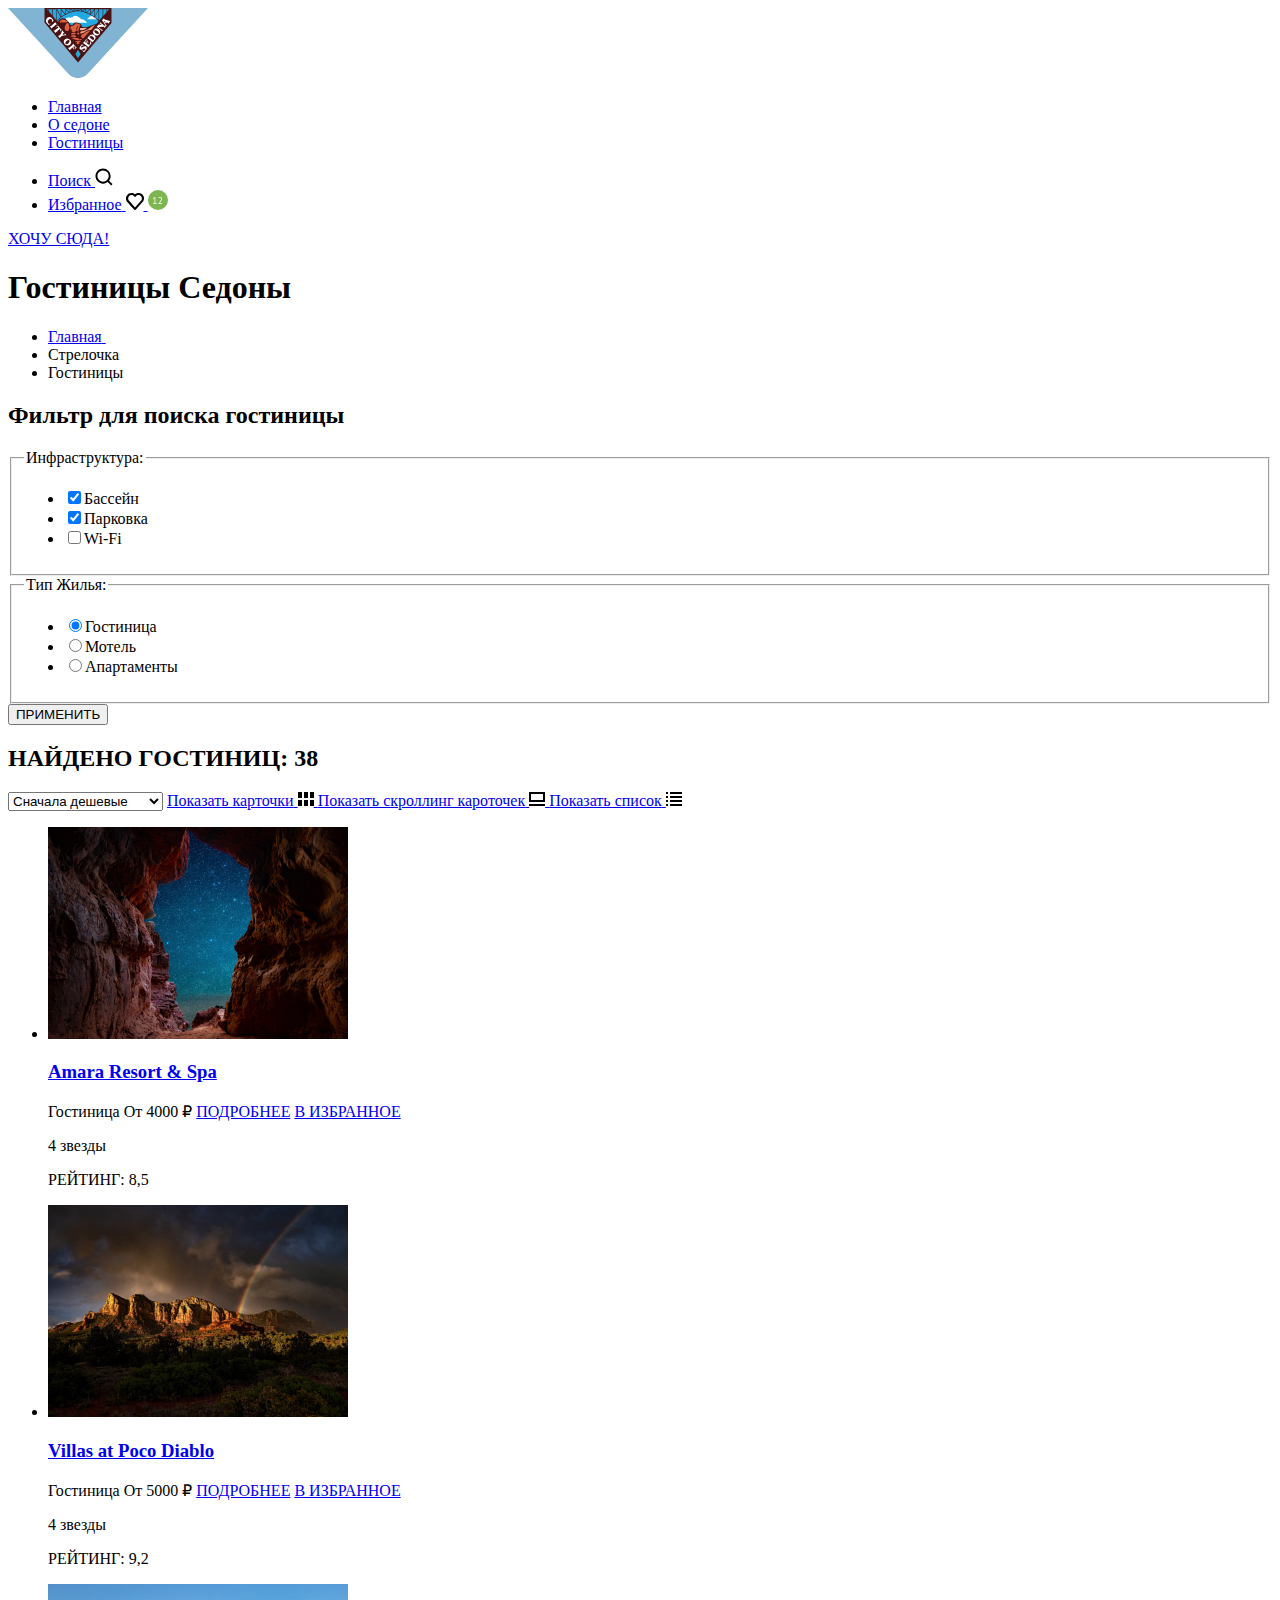
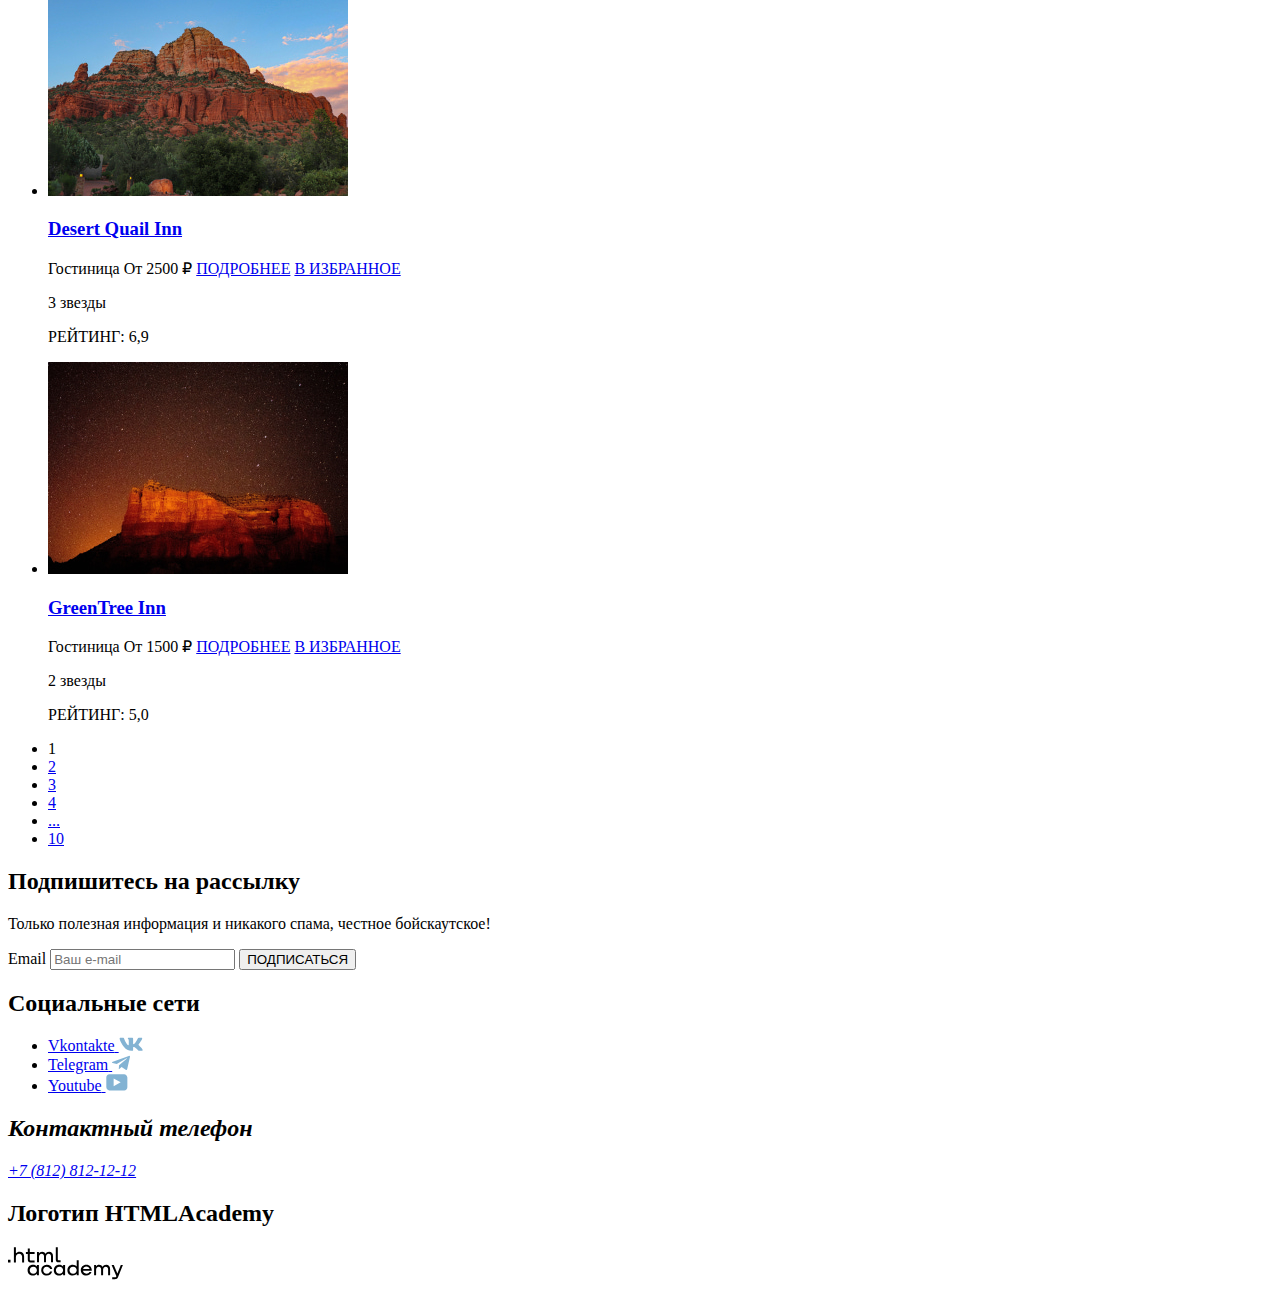
<file: 3/catalog.html>
<!DOCTYPE html>
<html lang="ru">
  <head>
    <meta charset="utf-8">
    <title>Каталог</title>
    <base href="https://htmlacademy-htmlcss.github.io/2200765-sedona-35/3/">
</head>
  <body>
    <header class="page-header">
      <nav class="navigation">
        <a class="navigation-logo" href="index.html">
        <img class="page-header-logo" src="images/header/logo.svg" width="140" height="70" alt="Логотип Седона">
        </a>
        <ul class="navigation-list">
          <li class="navigation-item"><a class="navigation-link" href="#">Главная</a></li>
          <li class="navigation-item"><a class="navigation-link" href="#">О седоне</a></li>
          <li class="navigation-item"><a class="navigation-link navigation-link-current" href="catalog.html">Гостиницы</a></li>
        </ul>
        <ul class="navigation-list-right">
          <li class="navigation-item-right">
            <a class="navigation-link" href="#">
            <span class="visually-hidden">Поиск</span>
            <img class="page-header-logo" src="images/header/search.svg" width="18" height="18" alt="Значок Поиска">
            </a>
          </li>
          <li class="navigation-item-right">
            <a class="navigation-link" href="#">
            <span class="visually-hidden">Избранное</span>
            <img class="page-header-logo" src="images/header/like.svg" width="18" height="17" alt="Значок лайка">
            <img class="page-header-logo" src="images/header/green-circle.svg" width="20" height="20" alt="Кружок с количеством лайков">
            </a>
          </li>
        </ul>
        <a class="button" href="#">ХОЧУ СЮДА!</a>
      </nav>
    </header>
    <main class="main-inner">
      <header class="inner-header">
        <section class="filter-hostel">
          <h1 class="inner-header-title">Гостиницы Седоны</h1>
          <ul class="breadcrumbs">
            <li class="breadcrumbs-item">
              <a class="breadcrumbs-link" href="index.html">
              <span class="visually-hidden">Главная</span>
              <img class="breadcrumbs-link" src="images/catalog/icon_house.svg" width="12" height="12" alt="Значок Домика">
              </a>
            </li>
            <li>
              <span class="visually-hidden">Стрелочка</span>
              <img class="breadcrumbs-link" src="images/catalog/icon_arrow.svg" width="7" height="10" alt="Стрелочка">
            </li>
            <li  class="breadcrumbs-item">
              <a class="breadcrumbs-link">Гостиницы</a>
            </li>
          </ul>
          <h2 class="visually-hidden">Фильтр для поиска гостиницы</h2>
          <form class="catalog-filter" action="https://echo.htmlacademy.ru/" method="get">
            <fieldset class="catalog-filter-group">
              <legend class="catalog-filter-title">Инфраструктура:</legend>
              <ul class="catalog-filter-list">
                <li class="catalog-filter-item">
                  <label class="control">
                  <input class="control-input" type="checkbox" name="swimmingpool" checked>Бассейн
                  </label>
                </li>
                <li class="catalog-filter-item">
                  <label class="control">
                  <input class="control-input" type="checkbox" name="parking" checked>Парковка
                  </label>
                </li>
                <li class="catalog-filter-item">
                  <label class="control">
                  <input class="control-input" type="checkbox" name="wifi">Wi-Fi
                  </label>
                </li>
              </ul>
            </fieldset>
            <fieldset class="catalog-filter-group">
              <legend class="catalog-filter-title">Тип Жилья:</legend>
              <ul class="catalog-filter-list">
                <li class="catalog-filter-item">
                  <label class="control">
                  <input class="control-input" type="radio" name="housing" value="hotel" checked>Гостиница
                  </label>
                </li>
                <li class="catalog-filter-item">
                  <label class="control">
                  <input class="control-input" type="radio" name="housing" value="motel" >Мотель
                  </label>
                </li>
                <li class="catalog-filter-item">
                  <label class="control">
                  <input class="control-input" type="radio" name="housing" value="apartments">Апартаменты
                  </label>
                </li>
              </ul>
            </fieldset>
            <button class="button" type="submit">ПРИМЕНИТЬ</button>
          </form>
        </section>
      </header>
      <section class="sorting">
        <h2 class="sorting-title">НАЙДЕНО ГОСТИНИЦ: <span>38</span></h2>
        <select class="select-control" aria-label="Сортировка">
          <option value="cheap">Сначала дешевые</option>
          <option value="popular">Сначала популярные</option>
          <option value="expensive">Сначала дорогие</option>
        </select>
        <a class="button button-light" href="#" >
        <span class="visually-hidden">Показать карточки</span>
        <img class="sorting-table" src="images/catalog/icon_view_card.svg" width="16" height="14" alt="Карточки в виде таблицы">
        </a>
        <a class="button" href="#">
        <span class="visually-hidden">Показать скроллинг кароточек</span>
        <img class="sorting-slide" src="images/catalog/icon_view_slide.svg" width="16" height="14" alt="Карточки в виде слайдов">
        </a>
        <a class="button" href="#">
        <span class="visually-hidden">Показать список</span>
        <img class="sorting-list" src="images/catalog/icon_view_list.svg" width="16" height="14" alt="Карточки в виде списка">
        </a>
      </section>
      <section class="catalog-hotels">
        <ul class="product-list">
          <li class="product-card">
            <a class="product-card-link" href="product.html">
              <img class="product-card-image" src="images/catalog/hotel-1.jpg" width="300" height="212" alt="Amara Resort & Spa">
              <h3 class="product-card-title">Amara Resort & Spa</h3>
            </a>
            <span class="product-card-type product-card-price">Гостиница От 4000 ₽</span>
            <a class="product-card-button button" href="#">ПОДРОБНЕЕ</a>
            <a class="product-card-button button" href="#">В ИЗБРАННОЕ</a>
            <p class="hotel-stars hotel-stars-4"><span class="visually-hidden">4 звезды</span></p>
            <p class="hotel-raiting">РЕЙТИНГ: 8,5</p>
          </li>
          <li class="product-card">
            <a class="product-card-link" href="product.html">
              <img class="product-card-image" src="images/catalog/hotel-2.jpg" width="300" height="212" alt="Villas at Poco Diablo">
              <h3 class="product-card-title">Villas at Poco Diablo</h3>
            </a>
            <span class="product-card-type product-card-price">Гостиница От 5000 ₽</span>
            <a class="product-card-button button" href="#">ПОДРОБНЕЕ</a>
            <a class="product-card-button button" href="#">В ИЗБРАННОЕ</a>
            <p class="hotel-stars hotel-stars-4"><span class="visually-hidden">4 звезды</span></p>
            <p class="hotel-raiting">РЕЙТИНГ: 9,2</p>
          </li>
          <li class="product-card">
            <a class="product-card-link" href="product.html">
              <img class="product-card-image" src="images/catalog/hotel-3.jpg" width="300" height="212" alt="Desert Quail Inn">
              <h3 class="product-card-title">Desert Quail Inn</h3>
            </a>
            <span class="product-card-type product-card-price">Гостиница От 2500 ₽</span>
            <a class="product-card-button button" href="#">ПОДРОБНЕЕ</a>
            <a class="product-card-button button" href="#">В ИЗБРАННОЕ</a>
            <p class="hotel-stars hotel-stars-3"><span class="visually-hidden">3 звезды</span></p>
            <p class="hotel-raiting">РЕЙТИНГ: 6,9</p>
          </li>
          <li class="product-card">
            <a class="product-card-link" href="product.html">
              <img class="product-card-image" src="images/catalog/hotel-4.jpg" width="300" height="212" alt="GreenTree Inn">
              <h3 class="product-card-title">GreenTree Inn</h3>
            </a>
            <span class="product-card-type product-card-price">Гостиница От 1500 ₽</span>
            <a class="product-card-button button" href="#">ПОДРОБНЕЕ</a>
            <a class="product-card-button button" href="#">В ИЗБРАННОЕ</a>
            <p class="hotel-stars hotel-stars-2"><span class="visually-hidden">2 звезды</span></p>
            <p class="hotel-raiting">РЕЙТИНГ: 5,0</p>
          </li>
        </ul>
        <ul class="pagination">
          <li class="pagination-item">
            <a class="pagination-link pagination-current">1</a>
          </li>
          <li class="pagination-item">
            <a class="pagination-link" href="#">2</a>
          </li>
          <li class="pagination-item">
            <a class="pagination-link" href="#">3</a>
          </li>
          <li class="pagination-item">
            <a class="pagination-link" href="#">4</a>
          </li>
          <li class="pagination-item">
            <a class="pagination-link" href="#">...</a>
          </li>
          <li class="pagination-item">
            <a class="pagination-link" href="#">10</a>
          </li>
        </ul>
      </section>
      <section class="subscribe-inner">
        <h2 class="subscribe-inner-title">Подпишитесь на рассылку</h2>
        <p class="subscribe-inner-description">Только полезная информация и никакого спама, честное бойскаутское!</p>
        <form class="newletter-form-inner" action="https://echo.htmlacademy.ru/" method="post">
          <label for="newletter-email-inner">Email</label>
          <input class="field" placeholder="Ваш e-mail" type="email" name="newletter-email" id="newletter-email-inner" required>
          <button class="button newsletter-button" type="submit">ПОДПИСАТЬСЯ</button>
        </form>
      </section>
    </main>
    <footer class="page-footer">
      <section class="footer-social">
        <h2 class="visually-hidden">Социальные сети</h2>
        <ul class="footer-social-list">
          <li class="footer-social-item">
            <a class="button" href="https://vk.com/htmlacademy">
            <span class="visually-hidden">Vkontakte</span>
            <img class="footer-social-image" src="images/footer/vk-logo.svg" width="24" height="14" alt="Иконка ВКонтакте">
            </a>
          </li>
          <li class="footer-social-item">
            <a class="button" href="https://t.me/htmlacademy">
            <span class="visually-hidden">Telegram</span>
            <img class="footer-social-image" src="images/footer/telegram-logo.svg" width="18" height="15" alt="Иконка Телеграм">
            </a>
          </li>
          <li class="footer-social-item">
            <a class="button" href="https://www.youtube.com/user/htmlacademyru">
            <span class="visually-hidden">Youtube</span>
            <img class="footer-social-image" src="images/footer/youtube-logo.svg" width="22" height="17" alt="Иконка Ютуб">
            </a>
          </li>
        </ul>
      </section>
      <section class="footer-contacts">
        <address>
          <h2 class="visually-hidden">Контактный телефон</h2>
          <a class="footer-contacts-phone" href="tel:88128121212"> +7 (812) 812-12-12</a>
        </address>
      </section>
      <section class="logo-htmlacademy">
        <h2 class="visually-hidden">Логотип HTMLAcademy</h2>
        <img class="footer-logo-htmlacademy" src="images/footer/HTML_Academy-logo.svg" width="115" height="33" alt="Логотип HTMLAcademy">
      </section>
    </footer>
</file>
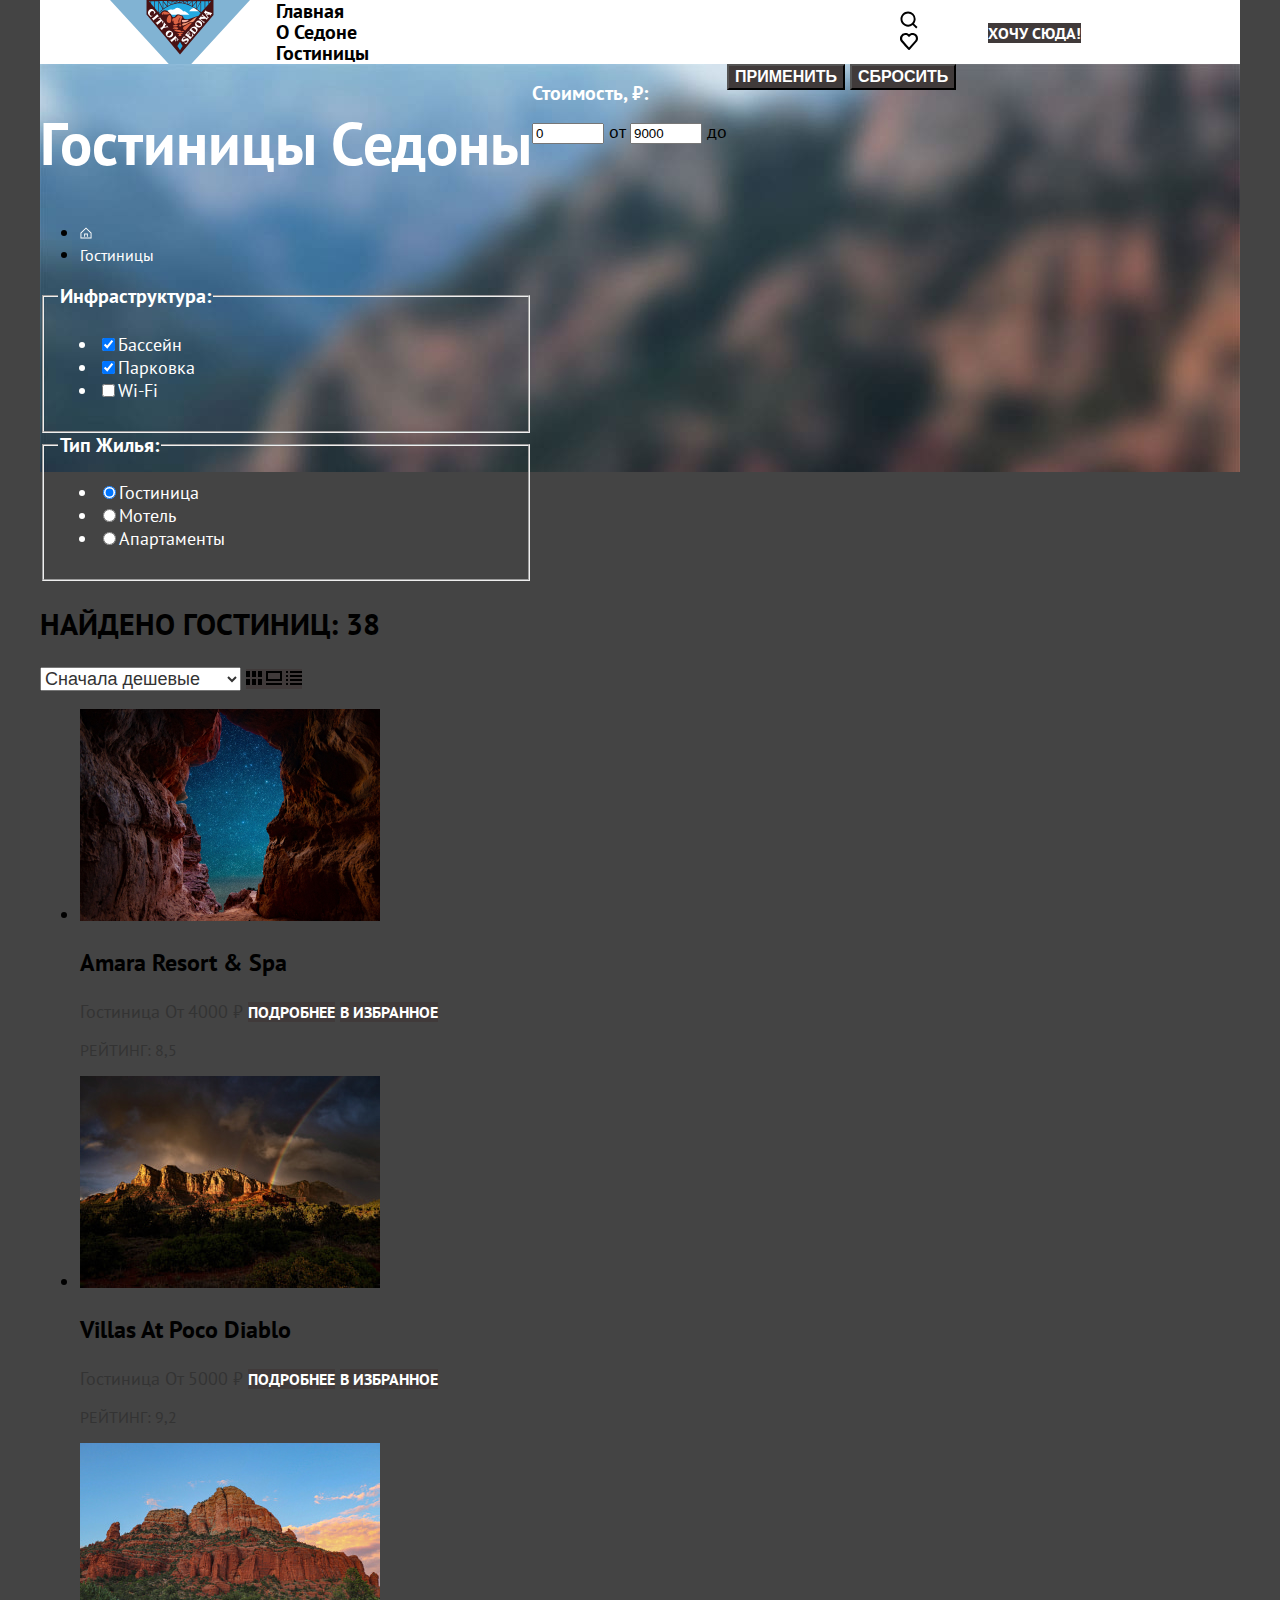
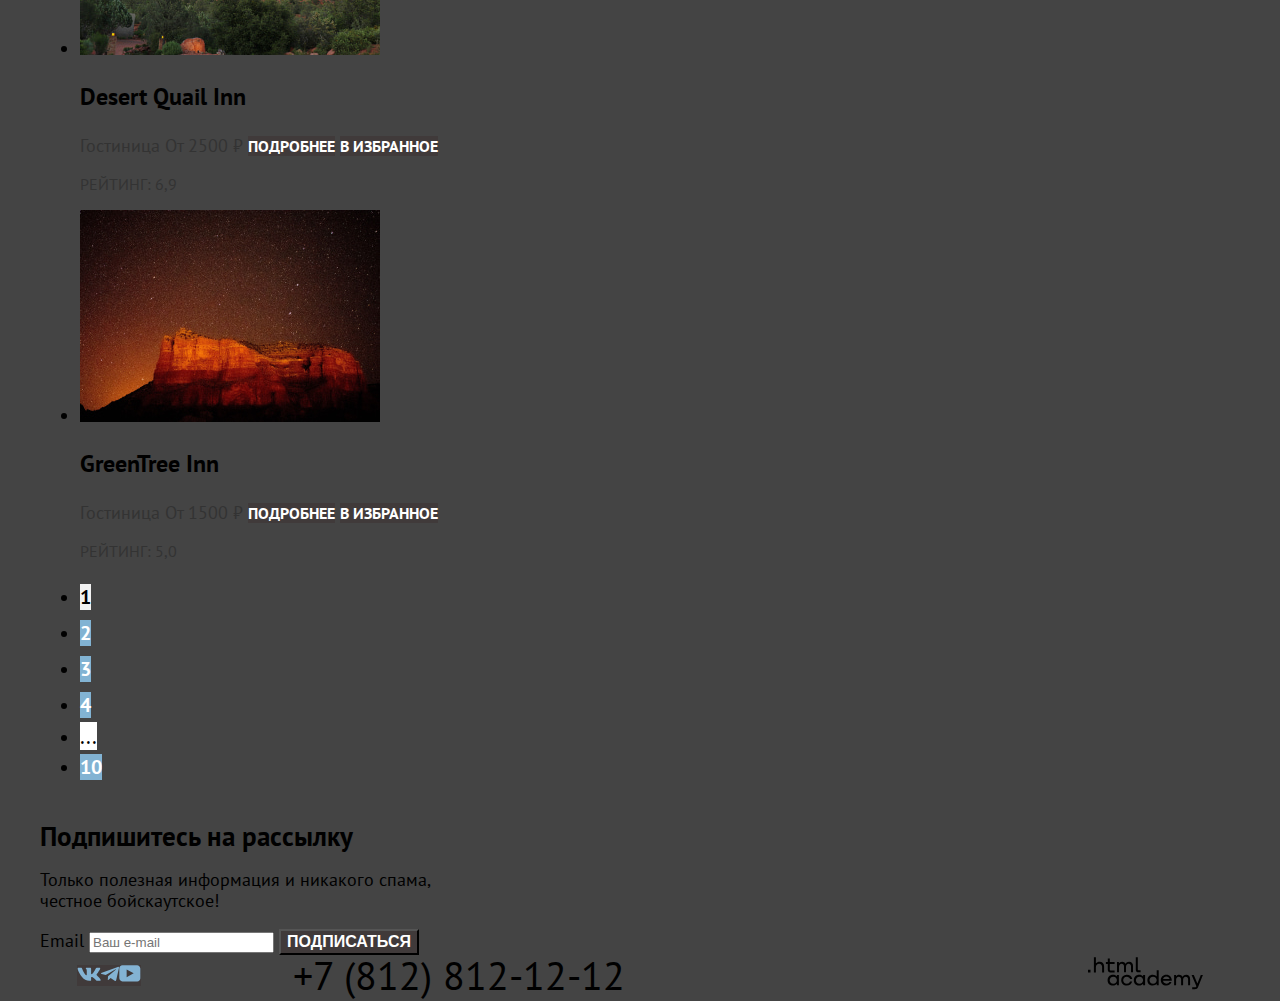
<file: 5/catalog.html>
<!DOCTYPE html>
<html lang="ru">
  <head>
    <meta charset="utf-8">
    <title>Каталог</title>
    <link rel="stylesheet" href="styles/styles.css">
    <base href="https://htmlacademy-htmlcss.github.io/2200765-sedona-35/5/">
</head>
  <body>
    <nav class="navigation">
      <a class="navigation-logo" href="index.html">
      <img class="page-header-logo" src="images/header/logo.svg" width="140" height="70" alt="Логотип Седона">
      </a>
      <ul class="navigation-list">
        <li class="navigation-item">
          <a class="navigation-link" href="#">Главная</a>
        </li>
        <li class="navigation-item">
          <a class="navigation-link" href="#">О седоне</a>
        </li>
        <li class="navigation-item">
          <a class="navigation-link navigation-link-current" href="catalog.html">Гостиницы</a>
        </li>
      </ul>
      <ul class="navigation-list-right">
        <li class="navigation-item-right">
          <a class="navigation-link" href="#">
          <span class="visually-hidden">Поиск</span>
          <img class="page-header-logo" src="images/header/search.svg" width="18" height="18" alt="Значок Поиска">
          </a>
        </li>
        <li class="navigation-item-right">
          <a class="navigation-link" href="#">
          <span class="visually-hidden">Избранное</span>
          <img class="page-header-logo" src="images/header/like.svg" width="18" height="17" alt="Значок лайка">
          </a>
        </li>
      </ul>
      <div class="button-navigation">
        <a class="button" href="#">ХОЧУ СЮДА!</a>
      </div>
    </nav>
    <main class="main-inner main-container">
      <div class="page-container">
        <header class="inner-header">
          <section class="filter-hostel">
            <h1 class="inner-header-title">Гостиницы Седоны</h1>
            <ul class="breadcrumbs">
              <li class="breadcrumbs-item">
                <a class="breadcrumbs-link" href="index.html">
                <span class="visually-hidden">Главная</span>
                <img class="breadcrumbs-link" src="images/catalog/icon-house.svg" width="12" height="12" alt="Значок Домика">
                </a>
              </li>
              <li  class="breadcrumbs-item">
                <a class="breadcrumbs-link">Гостиницы</a>
              </li>
            </ul>
            <h2 class="visually-hidden">Фильтр для поиска гостиницы</h2>
            <form class="catalog-filter" action="https://echo.htmlacademy.ru/" method="get">
              <fieldset class="catalog-filter-group">
                <legend class="catalog-filter-title">Инфраструктура:</legend>
                <ul class="catalog-filter-list">
                  <li class="catalog-filter-item">
                    <label class="control">
                    <input class="control-input" type="checkbox" name="swimmingpool" checked>Бассейн
                    </label>
                  </li>
                  <li class="catalog-filter-item">
                    <label class="control">
                    <input class="control-input" type="checkbox" name="parking" checked>Парковка
                    </label>
                  </li>
                  <li class="catalog-filter-item">
                    <label class="control">
                    <input class="control-input" type="checkbox" name="wifi">Wi-Fi
                    </label>
                  </li>
                </ul>
              </fieldset>
              <fieldset class="catalog-filter-group">
                <legend class="catalog-filter-title">Тип Жилья:</legend>
                <ul class="catalog-filter-list">
                  <li class="catalog-filter-item">
                    <label class="control">
                    <input class="control-input" type="radio" name="housing" value="hotel" checked>Гостиница
                    </label>
                  </li>
                  <li class="catalog-filter-item">
                    <label class="control">
                    <input class="control-input" type="radio" name="housing" value="motel" >Мотель
                    </label>
                  </li>
                  <li class="catalog-filter-item">
                    <label class="control">
                    <input class="control-input" type="radio" name="housing" value="apartments">Апартаменты
                    </label>
                  </li>
                </ul>
              </fieldset>
            </form>
          </section>
          <section class="filter-price">
            <h2 class="filter-price-title">Стоимость, ₽:</h2>
            <div class="range">
              <label class="filter-price-min">
              <input type="number" name="min-price" min="0" max="9000" value="0">
              <span>от</span>
              </label>
              <label class="filter-price-max">
              <input  type="number" name="max-price" min="1" max="9000" value="9000">
              <span >до</span>
              </label>
            </div>
          </section>
          <section class="filter-buttons">
            <h2 class="visually-hidden">Кнопки для запуска фильтра</h2>
            <button class="button" type="submit">ПРИМЕНИТЬ</button>
            <button class="button" type="submit">Сбросить</button>
          </section>
        </header>
        <div class="hotels-container">
          <section class="sorting">
            <h2 class="sorting-title">НАЙДЕНО ГОСТИНИЦ: <span>38</span></h2>
            <select class="select-control" aria-label="Сортировка">
              <option value="cheap">Сначала дешевые</option>
              <option value="popular">Сначала популярные</option>
              <option value="expensive">Сначала дорогие</option>
            </select>
            <a class="button button-light" href="#" >
            <span class="visually-hidden">Карточки в виде таблицы</span>
            <img class="sorting-table" src="images/catalog/icon-view-card.svg" width="16" height="14" alt="Карточки в виде таблицы">
            </a>
            <a class="button" href="#">
            <span class="visually-hidden">Карточки в виде слайдов</span>
            <img class="sorting-slide" src="images/catalog/icon-view-slide.svg" width="16" height="14" alt="Карточки в виде слайдов">
            </a>
            <a class="button" href="#">
            <span class="visually-hidden">Карточки в виде списка</span>
            <img class="sorting-list" src="images/catalog/icon-view-list.svg" width="16" height="14" alt="Карточки в виде списка">
            </a>
          </section>
          <section class="catalog-hotels">
            <ul class="product-list">
              <li class="product-card">
                <a class="product-card-link" href="#">
                  <img class="product-card-image" src="images/catalog/hotel-1.jpg" width="300" height="212" alt="Amara Resort & Spa">
                  <h3 class="product-card-title">Amara Resort & Spa</h3>
                </a>
                <span class="product-card-type product-card-price">Гостиница От 4000 ₽</span>
                <a class="product-card-button button" href="#">ПОДРОБНЕЕ</a>
                <a class="product-card-button button" href="#">В ИЗБРАННОЕ</a>
                <p class="hotel-stars hotel-stars-4"><span class="visually-hidden">4 звезды</span></p>
                <p class="hotel-raiting">РЕЙТИНГ: 8,5</p>
              </li>
              <li class="product-card">
                <a class="product-card-link" href="#">
                  <img class="product-card-image" src="images/catalog/hotel-2.jpg" width="300" height="212" alt="Villas at Poco Diablo">
                  <h3 class="product-card-title">Villas at Poco Diablo</h3>
                </a>
                <span class="product-card-type product-card-price">Гостиница От 5000 ₽</span>
                <a class="product-card-button button" href="#">ПОДРОБНЕЕ</a>
                <a class="product-card-button button" href="#">В ИЗБРАННОЕ</a>
                <p class="hotel-stars hotel-stars-4"><span class="visually-hidden">4 звезды</span></p>
                <p class="hotel-raiting">РЕЙТИНГ: 9,2</p>
              </li>
              <li class="product-card">
                <a class="product-card-link" href="#">
                  <img class="product-card-image" src="images/catalog/hotel-3.jpg" width="300" height="212" alt="Desert Quail Inn">
                  <h3 class="product-card-title">Desert Quail Inn</h3>
                </a>
                <span class="product-card-type product-card-price">Гостиница От 2500 ₽</span>
                <a class="product-card-button button" href="#">ПОДРОБНЕЕ</a>
                <a class="product-card-button button" href="#">В ИЗБРАННОЕ</a>
                <p class="hotel-stars hotel-stars-3"><span class="visually-hidden">3 звезды</span></p>
                <p class="hotel-raiting">РЕЙТИНГ: 6,9</p>
              </li>
              <li class="product-card">
                <a class="product-card-link" href="#">
                  <img class="product-card-image" src="images/catalog/hotel-4.jpg" width="300" height="212" alt="GreenTree Inn">
                  <h3 class="product-card-title">GreenTree Inn</h3>
                </a>
                <span class="product-card-type product-card-price">Гостиница От 1500 ₽</span>
                <a class="product-card-button button" href="#">ПОДРОБНЕЕ</a>
                <a class="product-card-button button" href="#">В ИЗБРАННОЕ</a>
                <p class="hotel-stars hotel-stars-2"><span class="visually-hidden">2 звезды</span></p>
                <p class="hotel-raiting">РЕЙТИНГ: 5,0</p>
              </li>
            </ul>
            <ul class="pagination">
              <li class="pagination-item">
                <a class="pagination-link pagination-current">1</a>
              </li>
              <li class="pagination-item">
                <a class="pagination-link" href="#">2</a>
              </li>
              <li class="pagination-item">
                <a class="pagination-link" href="#">3</a>
              </li>
              <li class="pagination-item">
                <a class="pagination-link" href="#">4</a>
              </li>
              <li class="pagination-item">
                <a class="pagination-hidden" href="#">...</a>
              </li>
              <li class="pagination-item">
                <a class="pagination-link" href="#">10</a>
              </li>
            </ul>
          </section>
          <section class="subscribe-inner">
            <h2 class="subscribe-inner-title">Подпишитесь на рассылку</h2>
            <p class="subscribe-inner-description">Только полезная информация и никакого спама,<br> честное бойскаутское!</p>
            <form class="newletter-form-inner" action="https://echo.htmlacademy.ru/" method="post">
              <label for="newletter-email-inner">Email</label>
              <input class="field" placeholder="Ваш e-mail" type="email" name="newletter-email" id="newletter-email-inner" required>
              <button class="button newsletter-button" type="submit">ПОДПИСАТЬСЯ</button>
            </form>
          </section>
        </div>
      </div>
    </main>
    <footer class="page-footer">
      <div class="page-footer-container">
        <section class="footer-social">
          <h2 class="visually-hidden">Социальные сети</h2>
          <ul class="footer-social-list">
            <li class="footer-social-item">
              <a class="button" href="https://vk.com/htmlacademy">
              <span class="visually-hidden">Vkontakte</span>
              <img class="footer-social-image" src="images/footer/vk-logo.svg" width="24" height="14" alt="Иконка ВКонтакте">
              </a>
            </li>
            <li class="footer-social-item">
              <a class="button" href="https://t.me/htmlacademy">
              <span class="visually-hidden">Telegram</span>
              <img class="footer-social-image" src="images/footer/telegram-logo.svg" width="18" height="15" alt="Иконка Телеграм">
              </a>
            </li>
            <li class="footer-social-item">
              <a class="button" href="https://www.youtube.com/user/htmlacademyru">
              <span class="visually-hidden">Youtube</span>
              <img class="footer-social-image" src="images/footer/youtube-logo.svg" width="22" height="17" alt="Иконка Ютуб">
              </a>
            </li>
          </ul>
        </section>
        <section class="footer-contacts">
          <h2 class="visually-hidden">Контактный телефон</h2>
          <address class="footer-address">
            <a class="footer-contacts-phone" href="tel:88128121212"> +7 (812) 812-12-12</a>
          </address>
        </section>
        <section class="logo-htmlacademy">
          <h2 class="visually-hidden">Логотип HTMLAcademy</h2>
          <img class="footer-logo-htmlacademy" src="images/footer/html-academy-logo.svg" width="115" height="33" alt="Логотип HTMLAcademy">
        </section>
      </div>
    </footer>
  </body>
</html>
</file>
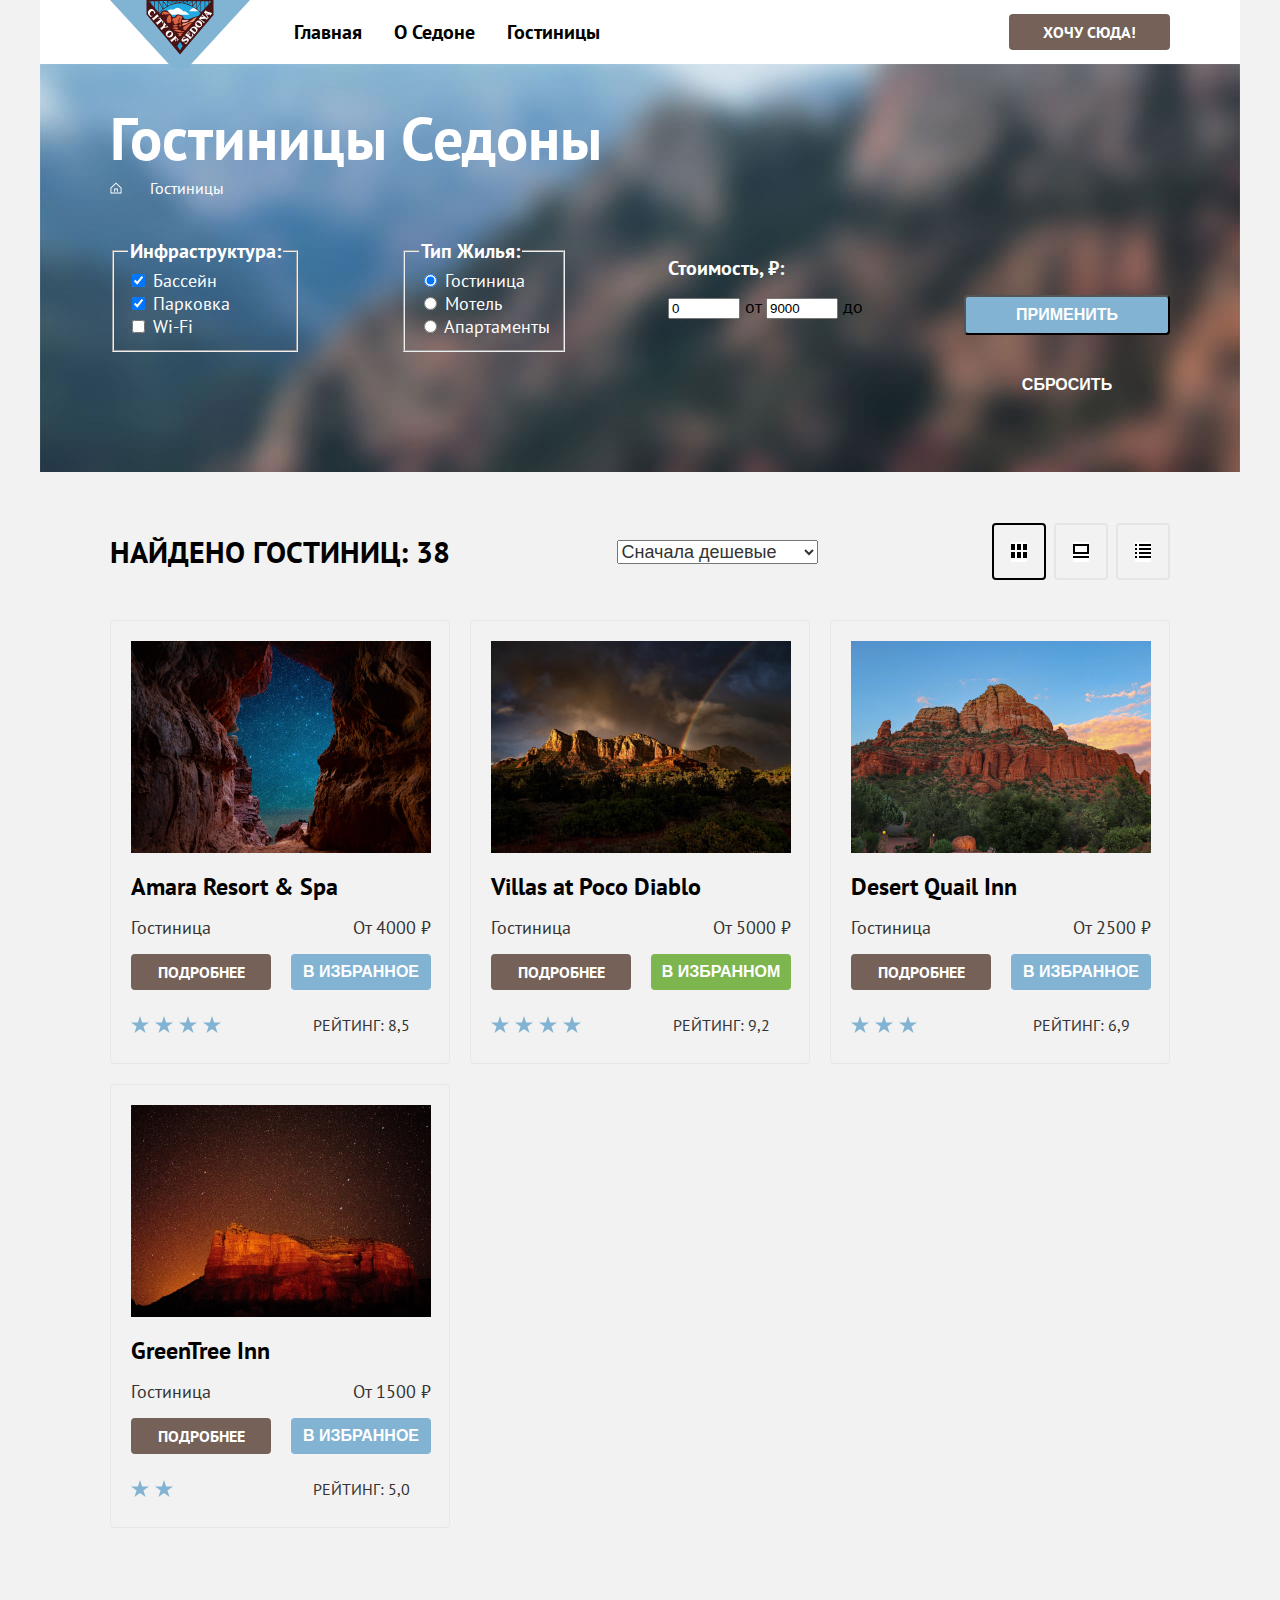
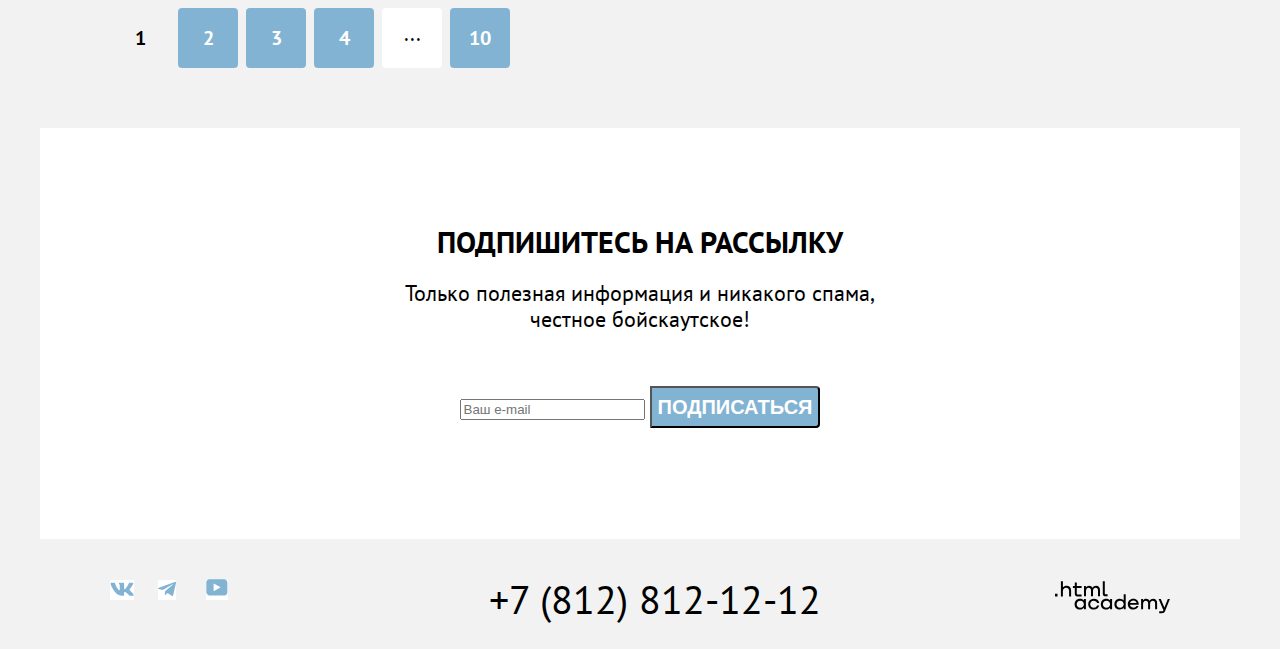
<file: 7/catalog.html>
<!DOCTYPE html>
<html lang="ru">
  <head>
    <meta charset="utf-8">
    <title>Каталог</title>
    <link rel="stylesheet" href="styles/styles.css">
    <base href="https://htmlacademy-htmlcss.github.io/2200765-sedona-35/7/">
</head>
  <body>
    <nav class="navigation">
      <a class="navigation-logo" href="index.html">
        <img class="page-header-logo" src="images/header/logo.svg" width="140" height="70" alt="Логотип Седона.">
      </a>
      <ul class="navigation-list">
        <li class="navigation-item">
          <a class="navigation-link" href="index.html">Главная</a>
        </li>
        <li class="navigation-item">
          <a class="navigation-link" href="#">О седоне</a>
        </li>
        <li class="navigation-item">
          <a class="navigation-link navigation-link-current" href="catalog.html">Гостиницы</a>
        </li>
      </ul>
      <ul class="navigation-list-right">
        <li class="navigation-item-right">
          <a class="navigation-link" href="#">
          <span class="visually-hidden">Поиск</span>
          </a>
        </li>
        <li class="navigation-item-right">
          <a class="navigation-link" href="#">
          <span class="visually-hidden">Избранное</span>
          </a>
        </li>
        <li class="navigation-item-right">
          <a class="button button-navigation" href="#">Хочу сюда!</a>
        </li>
      </ul>
    </nav>
    <main class="main-inner main-container">
      <div class="page-container">
        <section class="filter-container">
          <header class="filter-header">
            <h1 class="inner-header-title">Гостиницы Седоны</h1>
            <ul class="breadcrumbs">
              <li class="breadcrumbs-item">
                <a class="breadcrumbs-link" href="index.html">
                  <span class="visually-hidden">Главная</span>
                  <img class="breadcrumbs-img" src="images/catalog/icon-house.svg" width="12" height="12" alt="Значок Домика.">
                </a>
              </li>
              <li  class="breadcrumbs-item">
                <a class="breadcrumbs-link">Гостиницы</a>
              </li>
            </ul>
          </header>
          <div class="filter">
            <section class="filter-infrastructure">
              <h2 class="visually-hidden">Инфраструктура</h2>
              <form class="catalog-filter" action="https://echo.htmlacademy.ru/" method="get">
                <fieldset class="catalog-filter-group">
                  <legend class="catalog-filter-title">Инфраструктура:</legend>
                  <ul class="catalog-filter-list">
                    <li class="catalog-filter-item">
                      <label class="control">
                        <input class="control-input" type="checkbox" name="swimmingpool" checked>
                        <span class="pool">Бассейн</span>
                      </label>
                    </li>
                    <li class="catalog-filter-item">
                      <label class="control">
                        <input class="control-input" type="checkbox" name="parking" checked>
                        <span class="parking">Парковка</span>
                      </label>
                    </li>
                    <li class="catalog-filter-item">
                      <label class="control">
                        <input class="control-input" type="checkbox" name="wifi">
                        <span class="wi-fi">Wi-Fi</span>
                      </label>
                    </li>
                  </ul>
                </fieldset>
              </form>
            </section>
            <section class="filter-type-hostel">
              <h2 class="visually-hidden">Тип Жилья</h2>
              <form class="catalog-filter" action="https://echo.htmlacademy.ru/" method="get">
                <fieldset class="catalog-filter-group">
                  <legend class="catalog-filter-title">Тип Жилья:</legend>
                  <ul class="catalog-filter-list">
                    <li class="catalog-filter-item">
                      <label class="control">
                        <input class="control-input" type="radio" name="housing" value="hotel" checked>
                        <span class="hotel">Гостиница</span>
                      </label>
                    </li>
                    <li class="catalog-filter-item">
                      <label class="control">
                        <input class="control-input" type="radio" name="housing" value="motel">
                        <span class="motel">Мотель</span>
                      </label>
                    </li>
                    <li class="catalog-filter-item">
                      <label class="control">
                        <input class="control-input" type="radio" name="housing" value="apartments">
                        <span class="apartments">Апартаменты</span>
                      </label>
                    </li>
                  </ul>
                </fieldset>
              </form>
            </section>
            <section class="filter-price">
              <h2 class="filter-price-title">Стоимость, ₽:</h2>
              <div class="range">
                <label class="filter-price-min">
                  <input type="number" name="min-price" min="0" max="9000" value="0">
                  <span>от</span>
                </label>
                <label class="filter-price-max">
                  <input  type="number" name="max-price" min="1" max="9000" value="9000">
                  <span>до</span>
                </label>
              </div>
            </section>
            <section class="filter-buttons">
              <h2 class="visually-hidden">Кнопки для запуска фильтра</h2>
              <button class="button button-filter-apply" type="submit">Применить</button>
              <button class="button button-filter-reset" type="reset">Сбросить</button>
            </section>
          </div>
        </section>
        <div class="hotels-container">
          <section class="sorting">
            <h2 class="sorting-title">Найдено гостиниц: <span>38</span></h2>
            <select class="select-control" aria-label="Сортировка">
              <option value="cheap">Сначала дешевые</option>
              <option value="popular">Сначала популярные</option>
              <option value="expensive">Сначала дорогие</option>
            </select>
            <ul class="buttons-view">
              <li class="sorting-view-item">
                <a class="button button-light" href="#" >
                <span class="visually-hidden">Карточки в виде таблицы</span>
                <img class="sorting-table" src="images/catalog/icon-view-card.svg" width="16" height="14" alt="Карточки в виде таблицы.">
                </a>
              </li>
              <li class="sorting-view-item border-grey">
                <a class="button" href="#">
                <span class="visually-hidden">Карточки в виде слайдов</span>
                <img class="sorting-slide" src="images/catalog/icon-view-slide.svg" width="16" height="14" alt="Карточки в виде слайдов.">
                </a>
              </li>
              <li class="sorting-view-item border-grey">
                <a class="button" href="#">
                <span class="visually-hidden">Карточки в виде списка</span>
                <img class="sorting-list" src="images/catalog/icon-view-list.svg" width="16" height="14" alt="Карточки в виде списка.">
                </a>
              </li>
            </ul>
          </section>
          <section class="catalog-hotels">
            <ul class="product-list">
              <li class="product-card">
                <a class="product-card-link" href="#">
                  <img class="product-card-image" src="images/catalog/hotel-1.jpg" width="300" height="212" alt="Amara Resort & Spa.">
                  <h3 class="product-card-title">Amara Resort & Spa</h3>
                </a>
                <div class="product-card-info">
                  <span class="product-card-type">Гостиница</span>
                  <span class="product-card-price">От 4000 ₽</span>
                  <a class="button-product-card button-detail" href="#">Подробнее</a>
                  <button class="button-product-card button-favourites">В избранное</button>
                  <span class="hotel-stars four-stars"></span>
                  <p class="hotel-raiting">Рейтинг: 8,5</p>
                </div>
              </li>
              <li class="product-card">
                <a class="product-card-link" href="#">
                  <img class="product-card-image" src="images/catalog/hotel-2.jpg" width="300" height="212" alt="Villas at Poco Diablo.">
                  <h3 class="product-card-title">Villas at Poco Diablo</h3>
                </a>
                <div class="product-card-info">
                  <span class="product-card-type">Гостиница</span>
                  <span class="product-card-price">От 5000 ₽</span>
                  <a class="button-product-card button-detail" href="#">Подробнее</a>
                  <button class="button-product-card button-favourites-on">В избранном</button>
                  <span class="hotel-stars four-stars"></span>
                  <p class="hotel-raiting">Рейтинг: 9,2</p>
                </div>
              </li>
              <li class="product-card">
                <a class="product-card-link" href="#">
                  <img class="product-card-image" src="images/catalog/hotel-3.jpg" width="300" height="212" alt="Desert Quail Inn.">
                  <h3 class="product-card-title">Desert Quail Inn</h3>
                </a>
                <div class="product-card-info">
                  <span class="product-card-type">Гостиница</span>
                  <span class="product-card-price">От 2500 ₽</span>
                  <a class="button-product-card button-detail" href="#">Подробнее</a>
                  <button class="button-product-card button-favourites">В избранное</button>
                  <span class="hotel-stars three-stars"></span>
                  <p class="hotel-raiting">Рейтинг: 6,9</p>
                </div>
              </li>
              <li class="product-card">
                <a class="product-card-link" href="#">
                  <img class="product-card-image" src="images/catalog/hotel-4.jpg" width="300" height="212" alt="GreenTree Inn.">
                  <h3 class="product-card-title">GreenTree Inn</h3>
                </a>
                <div class="product-card-info">
                  <span class="product-card-type">Гостиница</span>
                  <span class="product-card-price">От 1500 ₽</span>
                  <a class="button-product-card button-detail" href="#">Подробнее</a>
                  <button class="button-product-card button-favourites">В избранное</button>
                  <span class="hotel-stars two-stars"></span>
                  <p class="hotel-raiting">Рейтинг: 5,0</p>
                </div>
              </li>
            </ul>
            <ul class="pagination">
              <li class="pagination-item">
                <a class="pagination-link pagination-current">1</a>
              </li>
              <li class="pagination-item">
                <a class="pagination-link" href="#">2</a>
              </li>
              <li class="pagination-item">
                <a class="pagination-link" href="#">3</a>
              </li>
              <li class="pagination-item">
                <a class="pagination-link" href="#">4</a>
              </li>
              <li class="pagination-item">
                <span class="pagination-link pagination-hidden">...</span>
              </li>
              <li class="pagination-item">
                <a class="pagination-link" href="#">10</a>
              </li>
            </ul>
          </section>
          <section class="subscribe">
            <div class="subscribe-block subscribe-catalog">
              <h2 class="subscribe-title color-black">Подпишитесь на рассылку</h2>
              <p class="subscribe-description color-black">Только полезная информация и никакого спама,<br> честное бойскаутское!</p>
              <form class="newletter-form" action="https://echo.htmlacademy.ru/" method="post">
                <label for="newletter-email" class="visually-hidden">Email</label>
                <input class="field" placeholder="Ваш e-mail" type="email" name="newletter-email" id="newletter-email" required>
                <button class="button button-subscribe" type="submit">Подписаться</button>
              </form>
            </div>
          </section>
        </div>
      </div>
    </main>
    <footer class="page-footer">
      <div class="page-footer-container">
        <section class="footer-social">
          <h2 class="visually-hidden">Социальные сети</h2>
          <ul class="footer-social-list">
            <li class="footer-social-item">
              <a class="button" href="https://vk.com/htmlacademy">
              <span class="visually-hidden">Vkontakte</span>
              <img class="footer-social-image" src="images/footer/vk-logo.svg" width="24" height="14" alt="Иконка ВКонтакте.">
              </a>
            </li>
            <li class="footer-social-item">
              <a class="button" href="https://t.me/htmlacademy">
              <span class="visually-hidden">Telegram</span>
              <img class="footer-social-image" src="images/footer/telegram-logo.svg" width="18" height="15" alt="Иконка Телеграм.">
              </a>
            </li>
            <li class="footer-social-item">
              <a class="button" href="https://www.youtube.com/user/htmlacademyru">
              <span class="visually-hidden">Youtube</span>
              <img class="footer-social-image" src="images/footer/youtube-logo.svg" width="22" height="17" alt="Иконка Ютуб.">
              </a>
            </li>
          </ul>
        </section>
        <section class="footer-contacts">
          <h2 class="visually-hidden">Контактный телефон</h2>
          <address class="footer-address">
            <a class="footer-contacts-phone" href="tel:88128121212"> +7 (812) 812-12-12</a>
          </address>
        </section>
        <section class="logo-htmlacademy">
          <h2 class="visually-hidden">Логотип HTML-Academy</h2>
          <img class="footer-logo-htmlacademy" src="images/footer/html-academy-logo.svg" width="115" height="33" alt="Логотип HTMLAcademy.">
        </section>
      </div>
    </footer>
  </body>
</html>
</file>
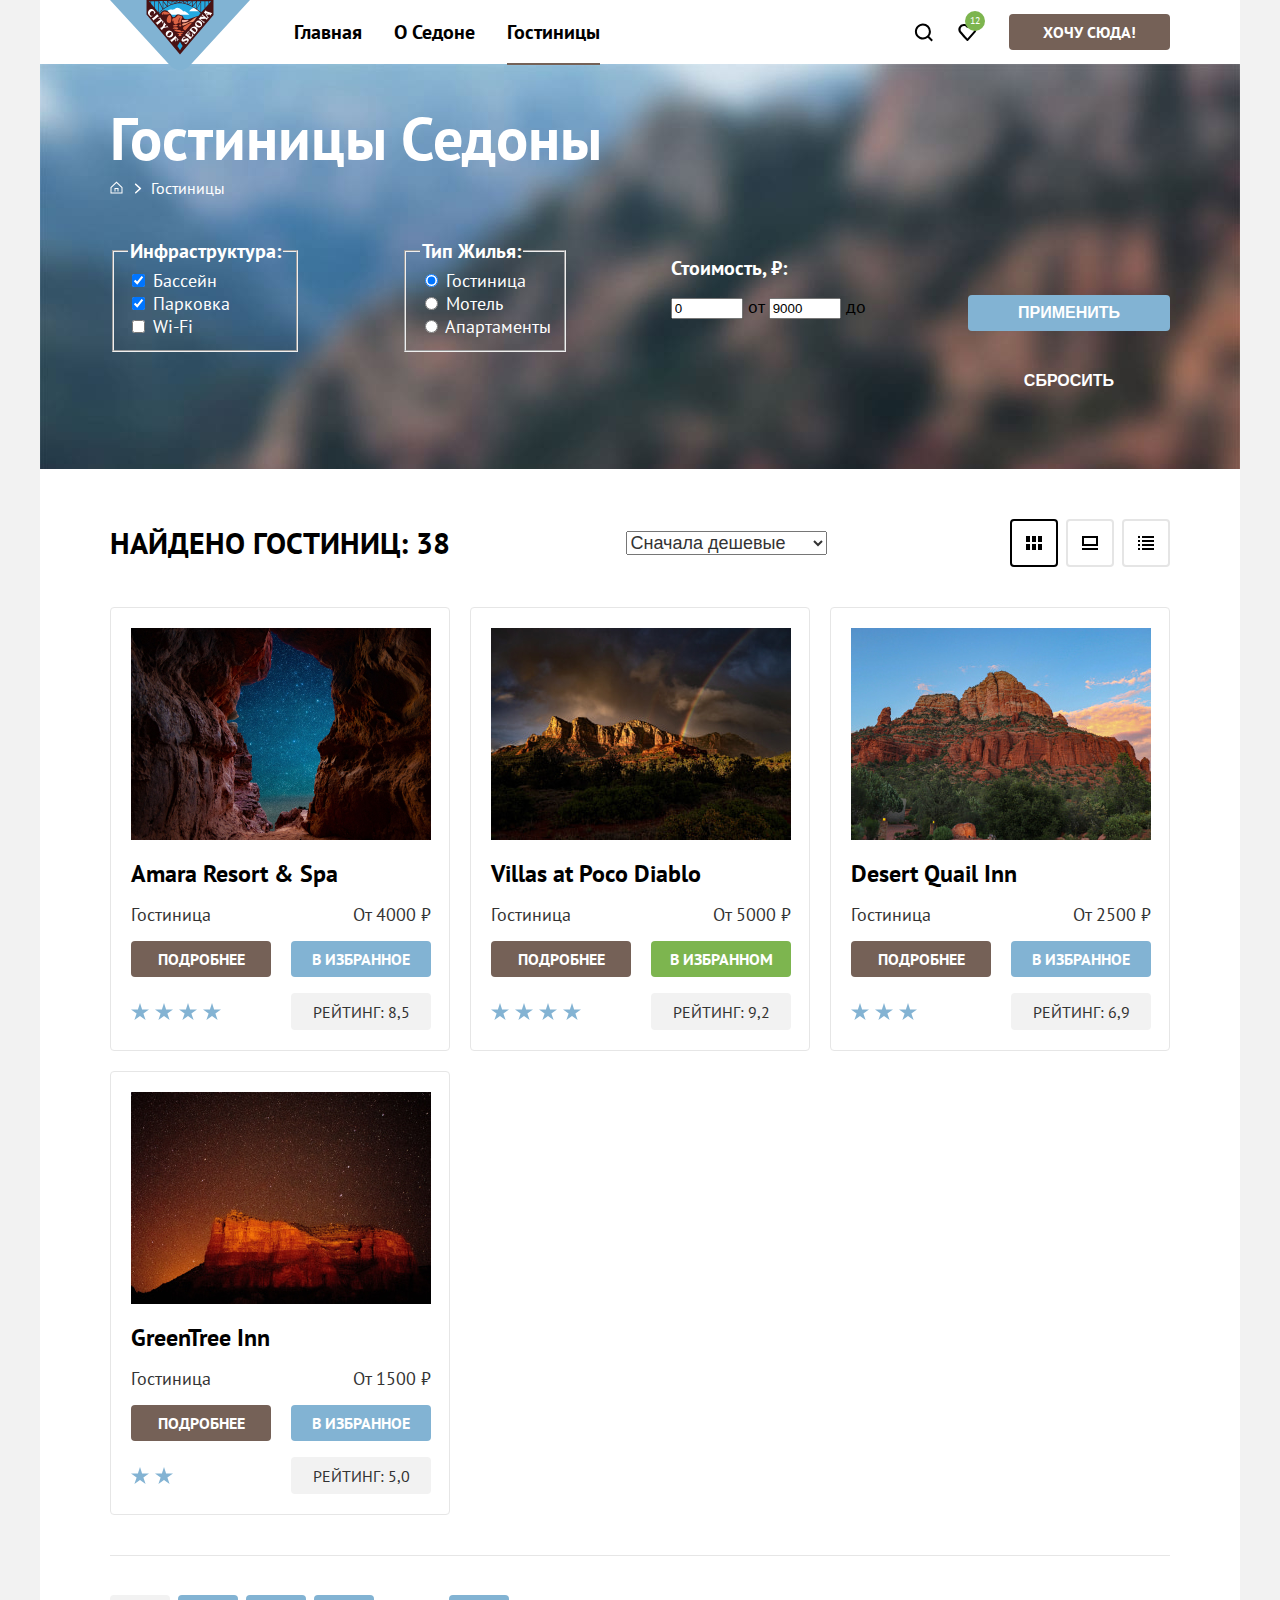
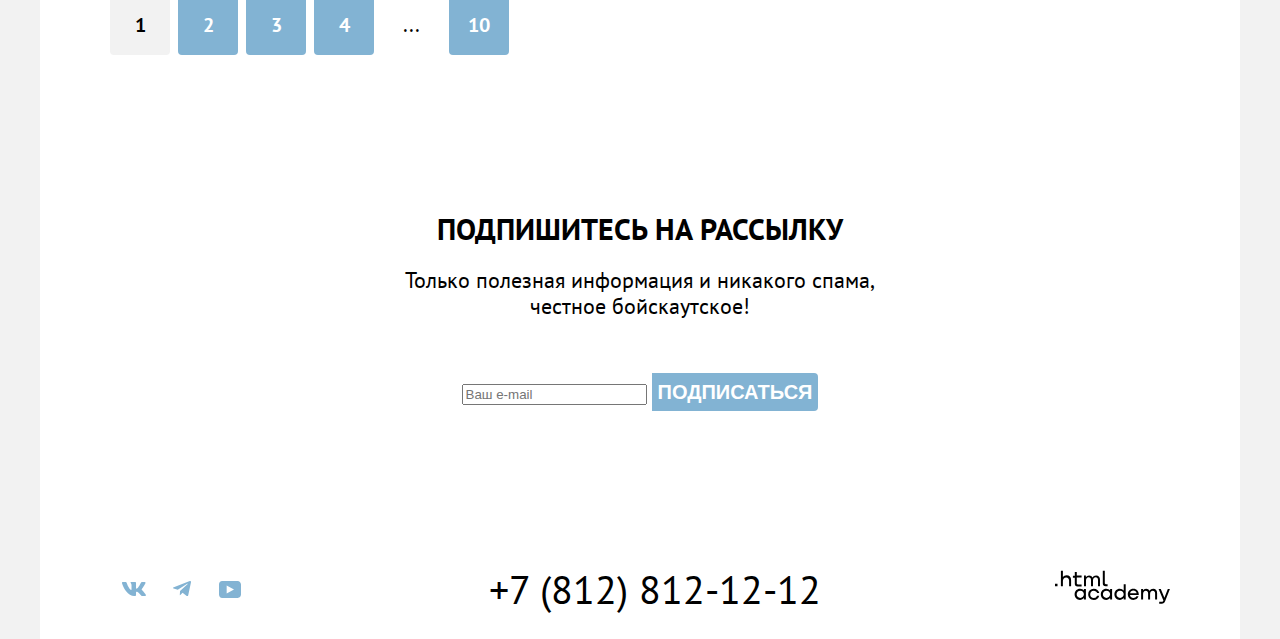
<file: 8/catalog.html>
<!DOCTYPE html>
<html lang="ru">
  <head>
    <meta charset="utf-8">
    <title>Каталог</title>
    <link rel="stylesheet" href="styles/styles.css">
    <base href="https://htmlacademy-htmlcss.github.io/2200765-sedona-35/8/">
</head>
  <body>
    <nav class="navigation">
      <a class="navigation-logo" href="index.html">
        <img class="page-header-logo" src="images/header/logo.svg" width="140" height="70" alt="Логотип Седона.">
      </a>
      <ul class="navigation-list">
        <li class="navigation-item">
          <a class="navigation-link" href="index.html">Главная</a>
        </li>
        <li class="navigation-item">
          <a class="navigation-link" href="#">О седоне</a>
        </li>
        <li class="navigation-item">
          <a class="navigation-link navigation-link-current" href="catalog.html">Гостиницы</a>
        </li>
      </ul>
      <ul class="navigation-list-right">
        <li class="navigation-item-right">
          <a class="navigation-user" href="#">
            <span class="visually-hidden">Поиск</span>
            <svg class="navigation-icon" aria-hidden="true" focusable="false" width="19" height="19" viewBox="0 0 19 19" fill="none" xmlns="http://www.w3.org/2000/svg">
              <path d="m18.9 17-3.7-3.67c1-1.3 1.7-2.98 1.7-4.87A8 8 0 0 0 8.9.5C4.5.5.9 4.18.9 8.56a8 8 0 0 0 12.9 6.26l3.7 3.68 1.4-1.5Zm-10-2.48a6 6 0 0 1-6-5.96 6 6 0 0 1 12 0 6 6 0 0 1-6 5.96Z" fill="#000"/>
            </svg>
          </a>
        </li>
        <li class="navigation-item-right">
          <a class="navigation-user navigation-link-greencircle" href="#">
            <span class="visually-hidden">Избранное</span>
            <svg class="navigation-icon" aria-hidden="true" focusable="false" width="19" height="17" viewBox="0 0 19 17" fill="none" xmlns="http://www.w3.org/2000/svg">
              <path d="M9.3 17a.9.9 0 0 1-.8-.4c-5.4-6.1-6.7-7.5-7-7.9A5.4 5.4 0 0 1 5.9 0c1.3 0 2.5.5 3.5 1.3a5.46 5.46 0 0 1 9 4.1c0 1.3-.5 2.5-1.3 3.4l-7 7.9c-.2.2-.4.3-.8.3Zm-6-9.5c.3.4 3.5 4 6.1 6.9l6.2-7c.5-.5.7-1.2.7-2 0-1.8-1.5-3.3-3.3-3.3-1 0-2 .5-2.7 1.3-.3.3-.6.4-.9.4-.3 0-.6-.2-.8-.4-.7-.8-1.7-1.3-2.7-1.3-1.8 0-3.3 1.5-3.3 3.3-.1.9.3 1.6.7 2.1-.1 0-.1 0 0 0Z" fill="#000"/>
            </svg>
          </a>
        </li>
        <li class="navigation-item-right">
          <a class="button button-navigation" href="#">Хочу сюда!</a>
        </li>
      </ul>
    </nav>
    <main class="main-inner main-container">
      <div class="page-container">
        <section class="filter-container">
          <header class="filter-header">
            <h1 class="inner-header-title">Гостиницы Седоны</h1>
            <ul class="breadcrumbs">
              <li class="breadcrumbs-item">
                <a class="breadcrumbs-link" href="index.html">
                  <svg aria-hidden="true" focusable="false" width="13" height="13" viewBox="0 0 13 13" fill="none" xmlns="http://www.w3.org/2000/svg">
                    <path d="m6.5.5-6 5.8v6.2h12V6.3L6.5.5Zm5 11h-10V6.7l5-4.8 5 4.8v4.8Z" fill="#fff"/><path d="M4.5 10.5h1V8h2v2.5h1V7h-4v3.5Z" fill="#fff"/>
                  </svg>
                  <span class="visually-hidden">Главная</span>
                </a>
              </li>
              <li  class="breadcrumbs-item">
                <a class="breadcrumbs-link">Гостиницы</a>
              </li>
            </ul>
          </header>
          <div class="filter">
            <section class="filter-infrastructure">
              <h2 class="visually-hidden">Инфраструктура</h2>
              <form class="catalog-filter" action="https://echo.htmlacademy.ru/" method="get">
                <fieldset class="catalog-filter-group">
                  <legend class="catalog-filter-title">Инфраструктура:</legend>
                  <ul class="catalog-filter-list">
                    <li class="catalog-filter-item">
                      <label class="control">
                        <input class="control-input" type="checkbox" name="swimmingpool" checked>
                        <span class="pool">Бассейн</span>
                      </label>
                    </li>
                    <li class="catalog-filter-item">
                      <label class="control">
                        <input class="control-input" type="checkbox" name="parking" checked>
                        <span class="parking">Парковка</span>
                      </label>
                    </li>
                    <li class="catalog-filter-item">
                      <label class="control">
                        <input class="control-input" type="checkbox" name="wifi">
                        <span class="wi-fi">Wi-Fi</span>
                      </label>
                    </li>
                  </ul>
                </fieldset>
              </form>
            </section>
            <section class="filter-type-hostel">
              <h2 class="visually-hidden">Тип Жилья</h2>
              <form class="catalog-filter" action="https://echo.htmlacademy.ru/" method="get">
                <fieldset class="catalog-filter-group">
                  <legend class="catalog-filter-title">Тип Жилья:</legend>
                  <ul class="catalog-filter-list">
                    <li class="catalog-filter-item">
                      <label class="control">
                        <input class="control-input" type="radio" name="housing" value="hotel" checked>
                        <span class="hotel">Гостиница</span>
                      </label>
                    </li>
                    <li class="catalog-filter-item">
                      <label class="control">
                        <input class="control-input" type="radio" name="housing" value="motel">
                        <span class="motel">Мотель</span>
                      </label>
                    </li>
                    <li class="catalog-filter-item">
                      <label class="control">
                        <input class="control-input" type="radio" name="housing" value="apartments">
                        <span class="apartments">Апартаменты</span>
                      </label>
                    </li>
                  </ul>
                </fieldset>
              </form>
            </section>
            <section class="filter-price">
              <h2 class="filter-price-title">Стоимость, ₽:</h2>
              <div class="range">
                <label class="filter-price-min">
                  <input type="number" name="min-price" min="0" max="9000" value="0">
                  <span>от</span>
                </label>
                <label class="filter-price-max">
                  <input  type="number" name="max-price" min="1" max="9000" value="9000">
                  <span>до</span>
                </label>
              </div>
            </section>
            <section class="filter-buttons">
              <h2 class="visually-hidden">Кнопки для запуска фильтра</h2>
              <button class="button button-filter-apply" type="submit">Применить</button>
              <button class="button button-filter-reset" type="reset">Сбросить</button>
            </section>
          </div>
        </section>
        <div class="hotels-container">
          <section class="sorting">
            <h2 class="sorting-title">Найдено гостиниц: <span>38</span></h2>
            <select class="select-control" aria-label="Сортировка">
              <option value="cheap">Сначала дешевые</option>
              <option value="popular">Сначала популярные</option>
              <option value="expensive">Сначала дорогие</option>
            </select>
            <div class="buttons-view">
              <a class="sorting-view-link sorting-view-link-current" href="#">
                <svg class="sorting-table" aria-hidden="true" focusable="false" width="16" height="14" viewBox="0 0 16 14" fill="none" xmlns="http://www.w3.org/2000/svg">
                  <path d="M4 0H0v6h4V0ZM16 0h-4v6h4V0ZM10 0H6v6h4V0ZM4 8H0v6h4V8ZM16 8h-4v6h4V8ZM10 8H6v6h4V8Z" fill="#000"/>
                </svg>
                <span class="visually-hidden">Карточки в виде таблицы</span>
              </a>
              <a class="sorting-view-link" href="#">
                <svg class="sorting-slide" aria-hidden="true" focusable="false" width="16" height="14" viewBox="0 0 16 14" fill="none" xmlns="http://www.w3.org/2000/svg">
                  <path d="M16 12H0v2h16v-2ZM14 2v6H2V2h12Zm2-2H0v10h16V0Z" fill="#000"/>
                </svg>
                <span class="visually-hidden">Карточки в виде слайдов</span>
              </a>
              <a class="sorting-view-link" href="#">
                <svg class="sorting-list" aria-hidden="true" focusable="false" width="16" height="14" viewBox="0 0 16 14" fill="none" xmlns="http://www.w3.org/2000/svg">
                  <path d="M2 0H0v2h2V0ZM16 0H4v2h12V0ZM2 4H0v2h2V4ZM16 4H4v2h12V4ZM2 8H0v2h2V8ZM16 8H4v2h12V8ZM2 12H0v2h2v-2ZM16 12H4v2h12v-2Z" fill="#000"/>
                </svg>
                <span class="visually-hidden">Карточки в виде списка</span>
              </a>
            </div>
          </section>
          <section class="catalog-hotels">
            <ul class="product-list">
              <li class="product-card">
                <a class="product-card-link" href="#">
                  <img class="product-card-image" src="images/catalog/hotel-1.jpg" width="300" height="212" alt="Amara Resort & Spa.">
                  <h3 class="product-card-title">Amara Resort & Spa</h3>
                </a>
                <div class="product-card-info">
                  <span class="product-card-type">Гостиница</span>
                  <span class="product-card-price">От 4000 ₽</span>
                  <a class="button-product-card button-detail" href="#">Подробнее</a>
                  <a class="button-product-card button-favourites">В избранное</a>
                  <span class="hotel-stars four-stars"></span>
                  <p class="hotel-raiting">Рейтинг: 8,5</p>
                </div>
              </li>
              <li class="product-card">
                <a class="product-card-link" href="#">
                  <img class="product-card-image" src="images/catalog/hotel-2.jpg" width="300" height="212" alt="Villas at Poco Diablo.">
                  <h3 class="product-card-title">Villas at Poco Diablo</h3>
                </a>
                <div class="product-card-info">
                  <span class="product-card-type">Гостиница</span>
                  <span class="product-card-price">От 5000 ₽</span>
                  <a class="button-product-card button-detail" href="#">Подробнее</a>
                  <a class="button-product-card button-favourites-on">В избранном</a>
                  <span class="hotel-stars four-stars"></span>
                  <p class="hotel-raiting">Рейтинг: 9,2</p>
                </div>
              </li>
              <li class="product-card">
                <a class="product-card-link" href="#">
                  <img class="product-card-image" src="images/catalog/hotel-3.jpg" width="300" height="212" alt="Desert Quail Inn.">
                  <h3 class="product-card-title">Desert Quail Inn</h3>
                </a>
                <div class="product-card-info">
                  <span class="product-card-type">Гостиница</span>
                  <span class="product-card-price">От 2500 ₽</span>
                  <a class="button-product-card button-detail" href="#">Подробнее</a>
                  <a class="button-product-card button-favourites" href="#">В избранное</a>
                  <span class="hotel-stars three-stars"></span>
                  <p class="hotel-raiting">Рейтинг: 6,9</p>
                </div>
              </li>
              <li class="product-card">
                <a class="product-card-link" href="#">
                  <img class="product-card-image" src="images/catalog/hotel-4.jpg" width="300" height="212" alt="GreenTree Inn.">
                  <h3 class="product-card-title">GreenTree Inn</h3>
                </a>
                <div class="product-card-info">
                  <span class="product-card-type">Гостиница</span>
                  <span class="product-card-price">От 1500 ₽</span>
                  <a class="button-product-card button-detail" href="#">Подробнее</a>
                  <a class="button-product-card button-favourites">В избранное</a>
                  <span class="hotel-stars two-stars"></span>
                  <p class="hotel-raiting">Рейтинг: 5,0</p>
                </div>
              </li>
            </ul>
            <ul class="pagination">
              <li class="pagination-item">
                <a class="pagination-current">1</a>
              </li>
              <li class="pagination-item">
                <a class="pagination-link" href="#">2</a>
              </li>
              <li class="pagination-item">
                <a class="pagination-link" href="#">3</a>
              </li>
              <li class="pagination-item">
                <a class="pagination-link" href="#">4</a>
              </li>
              <li class="pagination-item">
                <span class="pagination-hidden">...</span>
              </li>
              <li class="pagination-item">
                <a class="pagination-link" href="#">10</a>
              </li>
            </ul>
          </section>
          <section class="subscribe">
            <div class="subscribe-block subscribe-catalog">
              <h2 class="subscribe-title color-black">Подпишитесь на рассылку</h2>
              <p class="subscribe-description color-black">Только полезная информация и никакого спама,<br> честное бойскаутское!</p>
              <form class="newletter-form" action="https://echo.htmlacademy.ru/" method="post">
                <label for="newletter-email" class="visually-hidden">Email</label>
                <input class="field" placeholder="Ваш e-mail" type="email" name="newletter-email" id="newletter-email" required>
                <button class="button button-subscribe" type="submit">Подписаться</button>
              </form>
            </div>
          </section>
        </div>
      </div>
    </main>
    <footer class="page-footer">
      <div class="page-footer-container">
        <section class="footer-social">
          <h2 class="visually-hidden">Социальные сети</h2>
          <ul class="footer-social-list">
            <li class="footer-social-item ">
              <a class="footer-social-link" href="https://vk.com/htmlacademy">
                <span class="visually-hidden">Vkontakte</span>
                <svg aria-hidden="true" width="24" height="14" viewBox="0 0 24 14" fill="none" xmlns="http://www.w3.org/2000/svg">
                  <path class="footer-social-logo" fill-rule="evenodd" clip-rule="evenodd" d="M23.45.95c.17-.55 0-.95-.8-.95h-2.62c-.67 0-.98.35-1.14.73 0 0-1.34 3.2-3.23 5.27-.61.6-.89.8-1.22.8-.17 0-.42-.2-.42-.74V.95c0-.66-.18-.95-.74-.95H9.15c-.42 0-.67.3-.67.6 0 .61.95.76 1.05 2.5v3.8c0 .84-.16.99-.5.99-.88 0-3.05-3.21-4.33-6.89-.25-.71-.5-1-1.17-1H.9C.15 0 0 .35 0 .73c0 .68.89 4.07 4.14 8.55C6.32 12.34 9.38 14 12.15 14c1.67 0 1.88-.37 1.88-1v-2.32c0-.73.16-.88.69-.88.38 0 1.05.2 2.61 1.67C19.11 13.22 19.4 14 20.41 14h2.62c.75 0 1.13-.37.91-1.1-.24-.72-1.09-1.77-2.21-3.02-.62-.7-1.54-1.47-1.81-1.86-.4-.49-.28-.7 0-1.14 0 0 3.2-4.43 3.53-5.93Z" fill="#83B3D3"/>
                </svg>
              </a>
            </li>
            <li class="footer-social-item">
              <a class="footer-social-link" href="https://t.me/htmlacademy">
                <span class="visually-hidden">Telegram</span>
                <svg aria-hidden="true" focusable="false" width="18" height="16" viewBox="0 0 18 16" fill="none" xmlns="http://www.w3.org/2000/svg">
                  <path class="footer-social-logo" d="M16.79.1.84 6.25c-1.09.43-1.08 1.04-.2 1.31l4.1 1.28 9.47-5.98c.44-.27.85-.12.52.18L7.05 9.96l-.28 4.22c.41 0 .6-.19.83-.41l1.99-1.93 4.13 3.05c.77.42 1.31.2 1.5-.7l2.72-12.8c.28-1.12-.43-1.62-1.16-1.3Z" fill="#83B3D3"/>
                </svg>
              </a>
            </li>
            <li class="footer-social-item">
              <a class="footer-social-link" href="https://www.youtube.com/user/htmlacademyru">
                <span class="visually-hidden">Youtube</span>
                <svg aria-hidden="true" focusable="false" width="22" height="17" viewBox="0 0 22 17" fill="none" xmlns="http://www.w3.org/2000/svg">
                  <path class="footer-social-logo" d="M18.6 0H3.18C1.31 0 0 1.6 0 3.4v10.1C0 15.4 1.31 17 3.17 17h15.66c1.64 0 3.17-1.6 3.17-3.4V3.4C21.78 1.6 20.47 0 18.6 0ZM7.67 12.54V4.46L15 8.5l-7.33 4.04Z" fill="#83B3D3"/>
                </svg>
              </a>
            </li>
          </ul>
        </section>
        <section class="footer-contacts">
          <h2 class="visually-hidden">Контактный телефон</h2>
          <a class="footer-contacts-phone" href="tel:88128121212"> +7 (812) 812-12-12</a>
        </section>
        <section class="logo-htmlacademy">
          <h2 class="visually-hidden">Логотип HTML-Academy</h2>
          <a class="footer-social-htmlacademy" href="https://htmlacademy.ru/">
            <svg width="115" height="34" viewBox="0 0 115 34" fill="none" xmlns="http://www.w3.org/2000/svg">
              <path class="htmlacademy-icon"d="M0 13.72v2.6h2.5v-2.6H0ZM11.6 5.32c-1.6 0-2.8.7-3.6 1.7h-.1V.82h-2v15.5h2v-5.3c0-2.1 1.3-3.6 3.3-3.6 1.8 0 2.9 1.4 2.9 3.2v5.7h2v-6.1c.1-3-1.8-4.9-4.5-4.9ZM26.6 5.62h-4.8v-3.7h-2v3.8h-1.9v2h1.9v6c0 1.7 1 2.7 2.7 2.7h4.1v-2h-3.7c-.7 0-1.1-.4-1.1-1.1v-5.7h4.8v-2ZM41.1 5.42c-1.6 0-2.9.8-3.5 2.1h-.1c-.6-1.2-1.8-2.1-3.4-2.1-1.4 0-2.5.8-3.1 1.8h-.1v-1.6H29v10.6h2v-5.4c0-2 1-3.5 2.6-3.5 1.5 0 2.4 1 2.4 2.6v6.3h2v-5.6c0-2.4 1.4-3.3 2.6-3.3 1.5 0 2.4 1 2.4 2.6v6.3h2v-6.5c.1-2.5-1.4-4.3-3.9-4.3ZM47.8 13.52c0 1.7 1 2.7 2.8 2.7h2v-2h-1.7c-.7 0-1.1-.4-1.1-1.1V.82h-2v12.7ZM28.9 20.52c-.9-1.1-2.2-1.8-3.9-1.8-3.1 0-5.4 2.3-5.4 5.6s2.3 5.6 5.4 5.6c1.8 0 3-.8 3.8-1.9h.1v1.6h2v-10.6h-2v1.5Zm-3.6 7.4c-2.2 0-3.6-1.6-3.6-3.6s1.4-3.6 3.6-3.6 3.6 1.6 3.6 3.6c0 1.9-1.4 3.6-3.6 3.6ZM44.2 22.82c-.5-2.4-2.6-4.1-5.4-4.1a5.4 5.4 0 0 0-5.6 5.6c0 3.1 2.2 5.6 5.6 5.6 2.8 0 4.9-1.8 5.4-4.2h-2.1a3.4 3.4 0 0 1-3.3 2.3c-2.2 0-3.6-1.6-3.6-3.6s1.4-3.6 3.6-3.6c1.6 0 2.8 1 3.3 2.2h2.1v-.2ZM55.1 20.52c-.9-1.1-2.2-1.8-3.9-1.8-3.1 0-5.4 2.3-5.4 5.6s2.3 5.6 5.4 5.6c1.8 0 3-.8 3.8-1.9h.1v1.6h2v-10.6h-2v1.5Zm-3.6 7.4c-2.2 0-3.6-1.6-3.6-3.6s1.4-3.6 3.6-3.6 3.6 1.6 3.6 3.6c0 1.9-1.5 3.6-3.6 3.6ZM68.7 20.62c-.9-1.1-2.2-1.9-3.9-1.9-3.1 0-5.4 2.3-5.4 5.6s2.2 5.6 5.4 5.6c1.7 0 3-.8 3.8-1.8h.1v1.5h2v-15.4h-2v6.4Zm-3.6 7.3c-2.2 0-3.6-1.6-3.6-3.6s1.4-3.6 3.6-3.6 3.6 1.6 3.6 3.6c-.1 2-1.5 3.6-3.6 3.6ZM78.3 18.72c-3.3 0-5.5 2.5-5.5 5.6 0 3 2.1 5.6 5.5 5.6 2.5 0 4.5-1.3 5.2-3.6h-2.1c-.5 1-1.6 1.6-3 1.6-1.9 0-3.3-1.3-3.4-2.9h8.8c.2-3.6-2-6.3-5.5-6.3Zm0 1.9c1.7 0 3 1 3.3 2.6h-6.5c.3-1.5 1.5-2.6 3.2-2.6ZM98.2 18.72c-1.6 0-2.9.8-3.6 2h-.1c-.6-1.2-1.8-2-3.4-2-1.4 0-2.5.7-3.1 1.8v-1.5h-1.9v10.6h2v-5.4c0-2 1-3.4 2.6-3.5 1.5 0 2.4 1 2.4 2.6v6.3h2v-5.6c0-2.4 1.4-3.3 2.6-3.3 1.5 0 2.4 1 2.4 2.6v6.3h2v-6.5c.1-2.6-1.4-4.4-3.9-4.4ZM109.4 27.82l-3.6-8.9h-2.2l4.8 11.6c-.3.9-.7 1.2-1.7 1.2h-2.5v2h2.5c1.8 0 2.8-.8 3.5-2.6l4.7-12.2h-2.1l-3.4 8.9Z" fill="#000"/>
            </svg>
          </a>
        </section>
      </div>
    </footer>
  </body>
</html>
</file>
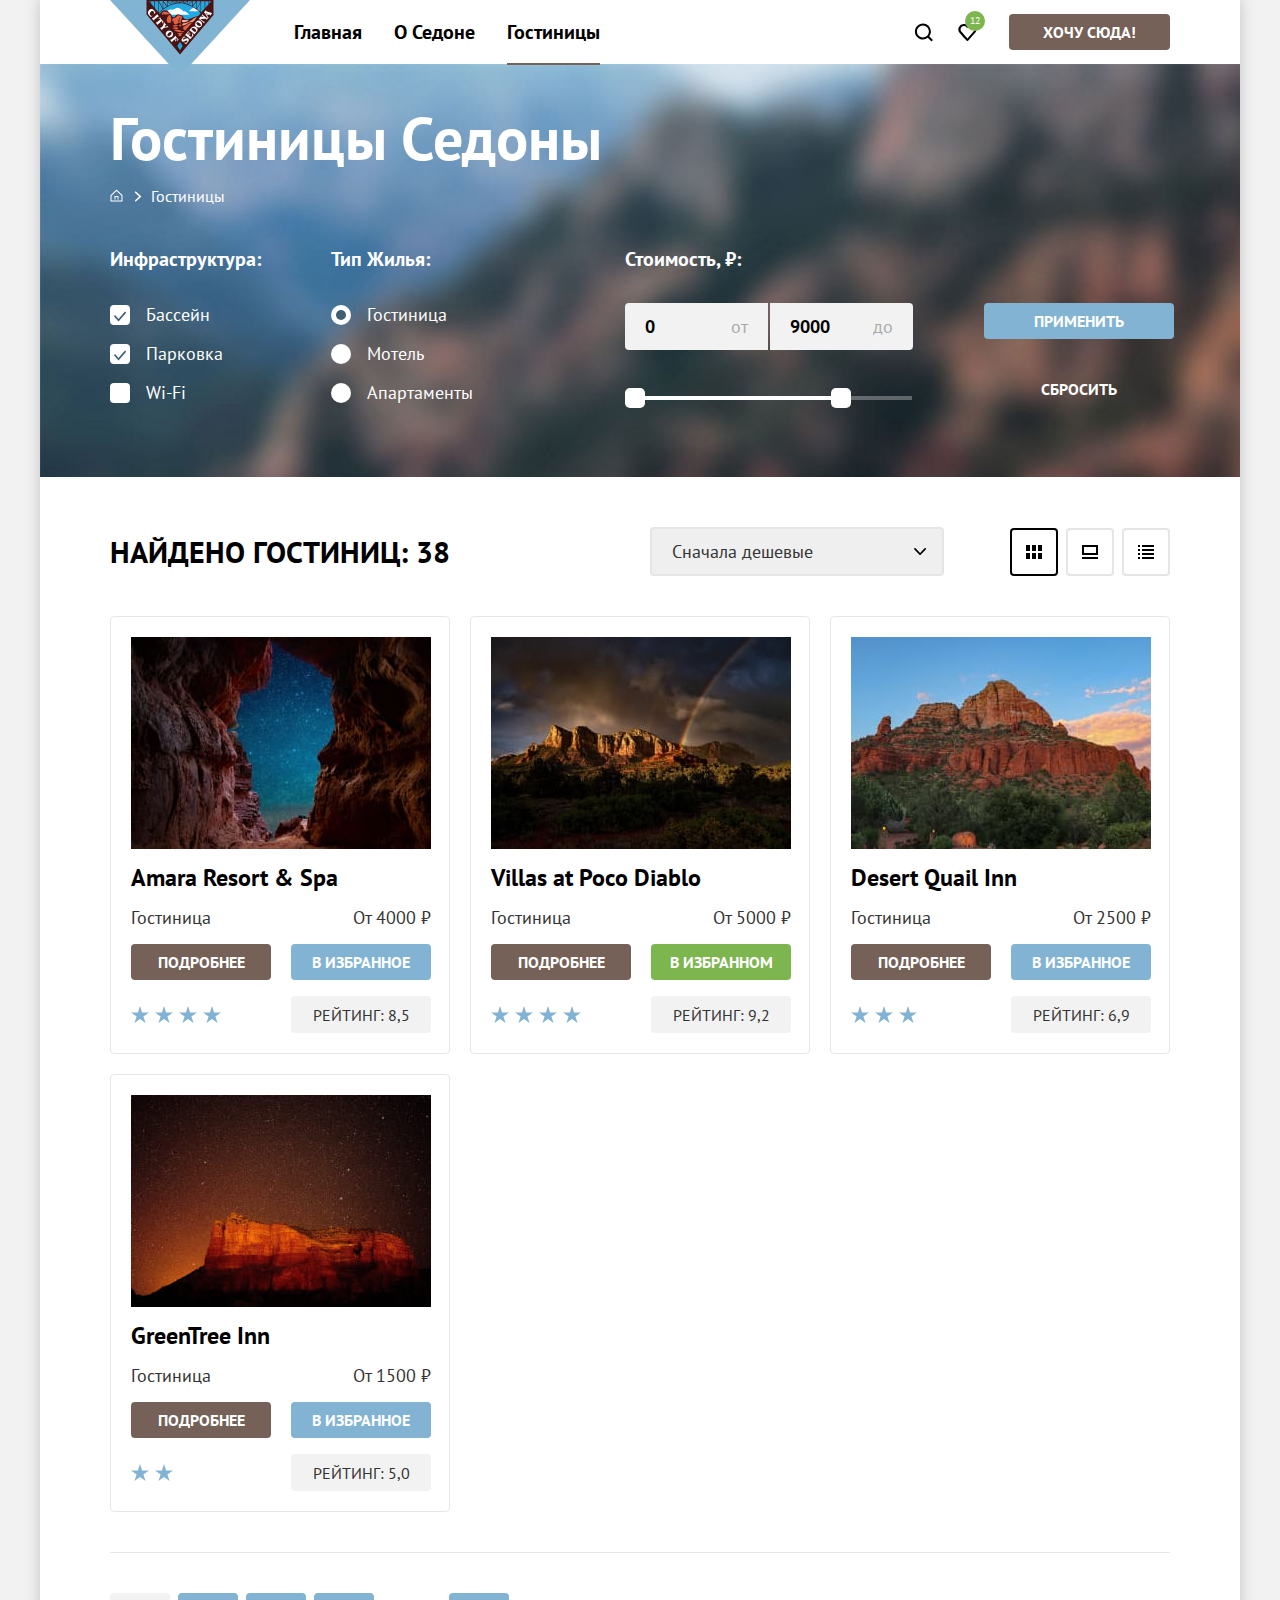
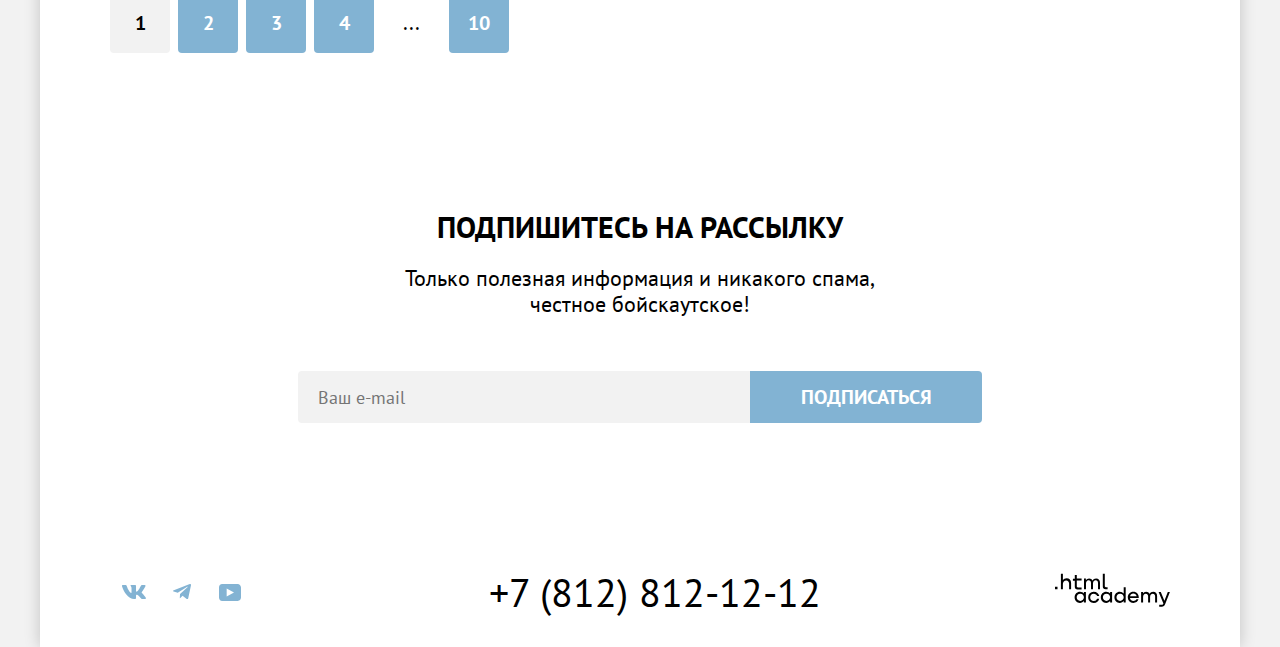
<file: 9/catalog.html>
<!DOCTYPE html>
<html lang="ru">
  <head>
    <meta charset="utf-8">
    <title>Каталог</title>
    <link rel="stylesheet" href="styles/styles.css">
    <base href="https://htmlacademy-htmlcss.github.io/2200765-sedona-35/9/">
</head>
  <body>
    <nav class="navigation">
      <a class="navigation-logo" href="index.html">
        <img class="page-header-logo" src="images/header/logo.svg" width="140" height="70" alt="Логотип Седона.">
      </a>
      <ul class="navigation-list">
        <li class="navigation-item">
          <a class="navigation-link" href="index.html">Главная</a>
        </li>
        <li class="navigation-item">
          <a class="navigation-link" href="#">О седоне</a>
        </li>
        <li class="navigation-item">
          <a class="navigation-link navigation-link-current" href="catalog.html">Гостиницы</a>
        </li>
      </ul>
      <ul class="navigation-list-right">
        <li class="navigation-item-right">
          <a class="navigation-user" href="#">
            <span class="visually-hidden">Поиск</span>
            <svg class="navigation-icon" aria-hidden="true" focusable="false" width="19" height="19" viewBox="0 0 19 19" fill="none" xmlns="http://www.w3.org/2000/svg">
              <path d="m18.9 17-3.7-3.67c1-1.3 1.7-2.98 1.7-4.87A8 8 0 0 0 8.9.5C4.5.5.9 4.18.9 8.56a8 8 0 0 0 12.9 6.26l3.7 3.68 1.4-1.5Zm-10-2.48a6 6 0 0 1-6-5.96 6 6 0 0 1 12 0 6 6 0 0 1-6 5.96Z" fill="#000"/>
            </svg>
          </a>
        </li>
        <li class="navigation-item-right">
          <a class="navigation-user" href="#">
            <span class="visually-hidden">Избранное</span>
            <span class="favorites-count">12</span>
            <svg class="navigation-icon" aria-hidden="true" focusable="false" width="19" height="17" viewBox="0 0 19 17" fill="none" xmlns="http://www.w3.org/2000/svg">
              <path d="M9.3 17a.9.9 0 0 1-.8-.4c-5.4-6.1-6.7-7.5-7-7.9A5.4 5.4 0 0 1 5.9 0c1.3 0 2.5.5 3.5 1.3a5.46 5.46 0 0 1 9 4.1c0 1.3-.5 2.5-1.3 3.4l-7 7.9c-.2.2-.4.3-.8.3Zm-6-9.5c.3.4 3.5 4 6.1 6.9l6.2-7c.5-.5.7-1.2.7-2 0-1.8-1.5-3.3-3.3-3.3-1 0-2 .5-2.7 1.3-.3.3-.6.4-.9.4-.3 0-.6-.2-.8-.4-.7-.8-1.7-1.3-2.7-1.3-1.8 0-3.3 1.5-3.3 3.3-.1.9.3 1.6.7 2.1-.1 0-.1 0 0 0Z" fill="#000"/>
            </svg>
          </a>
        </li>
        <li class="navigation-item-right">
          <a class="button button-navigation" href="#">Хочу сюда!</a>
        </li>
      </ul>
    </nav>
    <main class="main-inner main-container">
      <div class="page-container">
        <section class="filter-container">
          <header class="filter-header">
            <h1 class="inner-header-title">Гостиницы Седоны</h1>
            <ul class="breadcrumbs">
              <li class="breadcrumbs-item">
                <a class="breadcrumbs-link" href="index.html">
                  <svg aria-hidden="true" focusable="false" width="13" height="13" viewBox="0 0 13 13" fill="none" xmlns="http://www.w3.org/2000/svg">
                    <path d="m6.5.5-6 5.8v6.2h12V6.3L6.5.5Zm5 11h-10V6.7l5-4.8 5 4.8v4.8Z" fill="#fff"/>
                    <path d="M4.5 10.5h1V8h2v2.5h1V7h-4v3.5Z" fill="#fff"/>
                  </svg>
                  <span class="visually-hidden">Главная</span>
                </a>
              </li>
              <li  class="breadcrumbs-item">
                <a class="breadcrumbs-link">Гостиницы</a>
              </li>
            </ul>
          </header>
          <div class="filter">
            <section class="filter-infrastructure">
              <h2 class="visually-hidden">Инфраструктура</h2>
              <form class="catalog-filter" action="https://echo.htmlacademy.ru/" method="get">
                <fieldset class="catalog-filter-group">
                  <legend class="catalog-filter-title">Инфраструктура:</legend>
                  <ul class="catalog-filter-list">
                    <li class="catalog-filter-item">
                      <label class="control">
                      <input class="control-input visually-hidden" type="checkbox" name="swimmingpool" value="swimmingpool" checked>
                      <span class="control-mark"></span>
                      <span class="control-label">Бассейн</span>
                      </label>
                    </li>
                    <li class="catalog-filter-item">
                      <label class="control">
                      <input class="control-input visually-hidden" type="checkbox" name="parking" value="parking" checked>
                      <span class="control-mark"></span>
                      <span class="control-label">Парковка</span>
                      </label>
                    </li>
                    <li class="catalog-filter-item">
                      <label class="control">
                      <input class="control-input visually-hidden" type="checkbox" name="wifi" value="wifi">
                      <span class="control-mark"></span>
                      <span class="control-label">Wi-Fi</span>
                      </label>
                    </li>
                  </ul>
                </fieldset>
              </form>
            </section>
            <section class="filter-type-hostel">
              <h2 class="visually-hidden">Тип Жилья</h2>
              <form class="catalog-filter" action="https://echo.htmlacademy.ru/" method="get">
                <fieldset class="catalog-filter-group">
                  <legend class="catalog-filter-title">Тип Жилья:</legend>
                  <ul class="catalog-filter-list">
                    <li class="catalog-filter-item">
                      <label class="control">
                      <input class="control-input visually-hidden" type="radio" name="housing" value="hotel" checked>
                      <span class="control-mark"></span>
                      <span class="control-label">Гостиница</span>
                      </label>
                    </li>
                    <li class="catalog-filter-item">
                      <label class="control">
                      <input class="control-input visually-hidden" type="radio" name="housing" value="motel">
                      <span class="control-mark"></span>
                      <span class="control-label">Мотель</span>
                      </label>
                    </li>
                    <li class="catalog-filter-item">
                      <label class="control">
                      <input class="control-input visually-hidden" type="radio" name="housing" value="apartments">
                      <span class="control-mark"></span>
                      <span class="control-label">Апартаменты</span>
                      </label>
                    </li>
                  </ul>
                </fieldset>
              </form>
            </section>
            <section class="filter-price">
              <h2 class="filter-price-title">Стоимость, ₽:</h2>
              <div class="range">
                <div class="range-wrapper-inputs">
                  <label class="filter-price-min">
                  <input class="field-price field-min" type="number" name="min-price" value="0">
                  </label>
                  <label class="filter-price-max">
                  <input class="field-price field-max" type="number" name="max-price" value="9000">
                  </label>
                </div>
              </div>
              <div class="range-scale">
                <div class="range-bar" style="left: 0; width: 226px">
                  <button class="range-toggle toggle-min">
                  <span class="visually-hidden">Изменить минимальную цену.</span>
                  </button>
                  <button class="range-toggle toggle-max">
                  <span class="visually-hidden">Изменить максимальную цену.</span>
                  </button>
                </div>
              </div>
            </section>
            <section class="filter-buttons">
              <h2 class="visually-hidden">Кнопки для запуска фильтра</h2>
              <button class="button button-filter-apply" type="submit">Применить</button>
              <button class="button button-filter-reset" type="reset">Сбросить</button>
            </section>
          </div>
        </section>
        <div class="hotels-container">
          <section class="sorting">
            <h2 class="sorting-title">Найдено гостиниц: <span>38</span></h2>
            <select class="select-control" aria-label="Сортировка">
              <option value="cheap">Сначала дешевые</option>
              <option value="popular">Сначала популярные</option>
              <option value="expensive">Сначала дорогие</option>
            </select>
            <div class="buttons-view">
              <a class="sorting-view-link sorting-view-link-current" href="#">
                <svg class="sorting-table" aria-hidden="true" focusable="false" width="16" height="14" viewBox="0 0 16 14" fill="none" xmlns="http://www.w3.org/2000/svg">
                  <path d="M4 0H0v6h4V0ZM16 0h-4v6h4V0ZM10 0H6v6h4V0ZM4 8H0v6h4V8ZM16 8h-4v6h4V8ZM10 8H6v6h4V8Z" fill="#000"/>
                </svg>
                <span class="visually-hidden">Карточки в виде таблицы</span>
              </a>
              <a class="sorting-view-link" href="#">
                <svg class="sorting-slide" aria-hidden="true" focusable="false" width="16" height="14" viewBox="0 0 16 14" fill="none" xmlns="http://www.w3.org/2000/svg">
                  <path d="M16 12H0v2h16v-2ZM14 2v6H2V2h12Zm2-2H0v10h16V0Z" fill="#000"/>
                </svg>
                <span class="visually-hidden">Карточки в виде слайдов</span>
              </a>
              <a class="sorting-view-link" href="#">
                <svg class="sorting-list" aria-hidden="true" focusable="false" width="16" height="14" viewBox="0 0 16 14" fill="none" xmlns="http://www.w3.org/2000/svg">
                  <path d="M2 0H0v2h2V0ZM16 0H4v2h12V0ZM2 4H0v2h2V4ZM16 4H4v2h12V4ZM2 8H0v2h2V8ZM16 8H4v2h12V8ZM2 12H0v2h2v-2ZM16 12H4v2h12v-2Z" fill="#000"/>
                </svg>
                <span class="visually-hidden">Карточки в виде списка</span>
              </a>
            </div>
          </section>
          <section class="catalog-hotels">
            <ul class="product-list">
              <li class="product-card">
                <a class="product-card-link" href="#">
                  <img class="product-card-image" src="images/catalog/hotel-1.jpg" width="300" height="212" alt="Amara Resort & Spa.">
                  <h3 class="product-card-title">Amara Resort & Spa</h3>
                </a>
                <div class="product-card-info">
                  <span class="product-card-type">Гостиница</span>
                  <span class="product-card-price">От 4000 ₽</span>
                  <a class="button-product-card button-detail" href="#">Подробнее</a>
                  <a class="button-product-card button-favourites">В избранное</a>
                  <span class="hotel-stars four-stars"></span>
                  <p class="hotel-raiting">Рейтинг: 8,5</p>
                </div>
              </li>
              <li class="product-card">
                <a class="product-card-link" href="#">
                  <img class="product-card-image" src="images/catalog/hotel-2.jpg" width="300" height="212" alt="Villas at Poco Diablo.">
                  <h3 class="product-card-title">Villas at Poco Diablo</h3>
                </a>
                <div class="product-card-info">
                  <span class="product-card-type">Гостиница</span>
                  <span class="product-card-price">От 5000 ₽</span>
                  <a class="button-product-card button-detail" href="#">Подробнее</a>
                  <a class="button-product-card button-favourites-on">В избранном</a>
                  <span class="hotel-stars four-stars"></span>
                  <p class="hotel-raiting">Рейтинг: 9,2</p>
                </div>
              </li>
              <li class="product-card">
                <a class="product-card-link" href="#">
                  <img class="product-card-image" src="images/catalog/hotel-3.jpg" width="300" height="212" alt="Desert Quail Inn.">
                  <h3 class="product-card-title">Desert Quail Inn</h3>
                </a>
                <div class="product-card-info">
                  <span class="product-card-type">Гостиница</span>
                  <span class="product-card-price">От 2500 ₽</span>
                  <a class="button-product-card button-detail" href="#">Подробнее</a>
                  <a class="button-product-card button-favourites" href="#">В избранное</a>
                  <span class="hotel-stars three-stars"></span>
                  <p class="hotel-raiting">Рейтинг: 6,9</p>
                </div>
              </li>
              <li class="product-card">
                <a class="product-card-link" href="#">
                  <img class="product-card-image" src="images/catalog/hotel-4.jpg" width="300" height="212" alt="GreenTree Inn.">
                  <h3 class="product-card-title">GreenTree Inn</h3>
                </a>
                <div class="product-card-info">
                  <span class="product-card-type">Гостиница</span>
                  <span class="product-card-price">От 1500 ₽</span>
                  <a class="button-product-card button-detail" href="#">Подробнее</a>
                  <a class="button-product-card button-favourites">В избранное</a>
                  <span class="hotel-stars two-stars"></span>
                  <p class="hotel-raiting">Рейтинг: 5,0</p>
                </div>
              </li>
            </ul>
            <ul class="pagination">
              <li class="pagination-item">
                <a class="pagination-current">1</a>
              </li>
              <li class="pagination-item">
                <a class="pagination-link" href="#">2</a>
              </li>
              <li class="pagination-item">
                <a class="pagination-link" href="#">3</a>
              </li>
              <li class="pagination-item">
                <a class="pagination-link" href="#">4</a>
              </li>
              <li class="pagination-item">
                <span class="pagination-hidden">...</span>
              </li>
              <li class="pagination-item">
                <a class="pagination-link" href="#">10</a>
              </li>
            </ul>
          </section>
          <section class="subscribe">
            <div class="subscribe-block subscribe-catalog">
              <h2 class="subscribe-title color-black">Подпишитесь на рассылку</h2>
              <p class="subscribe-description color-black">Только полезная информация и никакого спама,<br> честное бойскаутское!</p>
              <form class="newletter-form" action="https://echo.htmlacademy.ru/" method="post">
                <label for="newletter-email">
                  <span class="visually-hidden">Email</span>
                </label>
                <input id="newletter-email" class="field-email" placeholder="Ваш e-mail" type="email" name="email" required>
                <button class="button-subscribe" type="submit">Подписаться</button>
              </form>
            </div>
          </section>
        </div>
      </div>
    </main>
    <footer class="page-footer">
      <div class="page-footer-container">
        <section class="footer-social">
          <h2 class="visually-hidden">Социальные сети</h2>
          <ul class="footer-social-list">
            <li class="footer-social-item ">
              <a class="footer-social-link" href="https://vk.com/htmlacademy">
                <span class="visually-hidden">Vkontakte</span>
                <svg aria-hidden="true" width="24" height="14" viewBox="0 0 24 14" fill="none" xmlns="http://www.w3.org/2000/svg">
                  <path class="footer-social-logo" fill-rule="evenodd" clip-rule="evenodd" d="M23.45.95c.17-.55 0-.95-.8-.95h-2.62c-.67 0-.98.35-1.14.73 0 0-1.34 3.2-3.23 5.27-.61.6-.89.8-1.22.8-.17 0-.42-.2-.42-.74V.95c0-.66-.18-.95-.74-.95H9.15c-.42 0-.67.3-.67.6 0 .61.95.76 1.05 2.5v3.8c0 .84-.16.99-.5.99-.88 0-3.05-3.21-4.33-6.89-.25-.71-.5-1-1.17-1H.9C.15 0 0 .35 0 .73c0 .68.89 4.07 4.14 8.55C6.32 12.34 9.38 14 12.15 14c1.67 0 1.88-.37 1.88-1v-2.32c0-.73.16-.88.69-.88.38 0 1.05.2 2.61 1.67C19.11 13.22 19.4 14 20.41 14h2.62c.75 0 1.13-.37.91-1.1-.24-.72-1.09-1.77-2.21-3.02-.62-.7-1.54-1.47-1.81-1.86-.4-.49-.28-.7 0-1.14 0 0 3.2-4.43 3.53-5.93Z" fill="#83B3D3"/>
                </svg>
              </a>
            </li>
            <li class="footer-social-item">
              <a class="footer-social-link" href="https://t.me/htmlacademy">
                <span class="visually-hidden">Telegram</span>
                <svg aria-hidden="true" focusable="false" width="18" height="16" viewBox="0 0 18 16" fill="none" xmlns="http://www.w3.org/2000/svg">
                  <path class="footer-social-logo" d="M16.79.1.84 6.25c-1.09.43-1.08 1.04-.2 1.31l4.1 1.28 9.47-5.98c.44-.27.85-.12.52.18L7.05 9.96l-.28 4.22c.41 0 .6-.19.83-.41l1.99-1.93 4.13 3.05c.77.42 1.31.2 1.5-.7l2.72-12.8c.28-1.12-.43-1.62-1.16-1.3Z" fill="#83B3D3"/>
                </svg>
              </a>
            </li>
            <li class="footer-social-item">
              <a class="footer-social-link" href="https://www.youtube.com/user/htmlacademyru">
                <span class="visually-hidden">Youtube</span>
                <svg aria-hidden="true" focusable="false" width="22" height="17" viewBox="0 0 22 17" fill="none" xmlns="http://www.w3.org/2000/svg">
                  <path class="footer-social-logo" d="M18.6 0H3.18C1.31 0 0 1.6 0 3.4v10.1C0 15.4 1.31 17 3.17 17h15.66c1.64 0 3.17-1.6 3.17-3.4V3.4C21.78 1.6 20.47 0 18.6 0ZM7.67 12.54V4.46L15 8.5l-7.33 4.04Z" fill="#83B3D3"/>
                </svg>
              </a>
            </li>
          </ul>
        </section>
        <section class="footer-contacts">
          <h2 class="visually-hidden">Контактный телефон</h2>
          <a class="footer-contacts-phone" href="tel:88128121212"> +7 (812) 812-12-12</a>
        </section>
        <section class="logo-htmlacademy">
          <h2 class="visually-hidden">Логотип HTML-Academy</h2>
          <a class="footer-social-htmlacademy" href="https://htmlacademy.ru/">
            <svg width="115" height="34" viewBox="0 0 115 34" fill="none" xmlns="http://www.w3.org/2000/svg">
              <path class="htmlacademy-icon"d="M0 13.72v2.6h2.5v-2.6H0ZM11.6 5.32c-1.6 0-2.8.7-3.6 1.7h-.1V.82h-2v15.5h2v-5.3c0-2.1 1.3-3.6 3.3-3.6 1.8 0 2.9 1.4 2.9 3.2v5.7h2v-6.1c.1-3-1.8-4.9-4.5-4.9ZM26.6 5.62h-4.8v-3.7h-2v3.8h-1.9v2h1.9v6c0 1.7 1 2.7 2.7 2.7h4.1v-2h-3.7c-.7 0-1.1-.4-1.1-1.1v-5.7h4.8v-2ZM41.1 5.42c-1.6 0-2.9.8-3.5 2.1h-.1c-.6-1.2-1.8-2.1-3.4-2.1-1.4 0-2.5.8-3.1 1.8h-.1v-1.6H29v10.6h2v-5.4c0-2 1-3.5 2.6-3.5 1.5 0 2.4 1 2.4 2.6v6.3h2v-5.6c0-2.4 1.4-3.3 2.6-3.3 1.5 0 2.4 1 2.4 2.6v6.3h2v-6.5c.1-2.5-1.4-4.3-3.9-4.3ZM47.8 13.52c0 1.7 1 2.7 2.8 2.7h2v-2h-1.7c-.7 0-1.1-.4-1.1-1.1V.82h-2v12.7ZM28.9 20.52c-.9-1.1-2.2-1.8-3.9-1.8-3.1 0-5.4 2.3-5.4 5.6s2.3 5.6 5.4 5.6c1.8 0 3-.8 3.8-1.9h.1v1.6h2v-10.6h-2v1.5Zm-3.6 7.4c-2.2 0-3.6-1.6-3.6-3.6s1.4-3.6 3.6-3.6 3.6 1.6 3.6 3.6c0 1.9-1.4 3.6-3.6 3.6ZM44.2 22.82c-.5-2.4-2.6-4.1-5.4-4.1a5.4 5.4 0 0 0-5.6 5.6c0 3.1 2.2 5.6 5.6 5.6 2.8 0 4.9-1.8 5.4-4.2h-2.1a3.4 3.4 0 0 1-3.3 2.3c-2.2 0-3.6-1.6-3.6-3.6s1.4-3.6 3.6-3.6c1.6 0 2.8 1 3.3 2.2h2.1v-.2ZM55.1 20.52c-.9-1.1-2.2-1.8-3.9-1.8-3.1 0-5.4 2.3-5.4 5.6s2.3 5.6 5.4 5.6c1.8 0 3-.8 3.8-1.9h.1v1.6h2v-10.6h-2v1.5Zm-3.6 7.4c-2.2 0-3.6-1.6-3.6-3.6s1.4-3.6 3.6-3.6 3.6 1.6 3.6 3.6c0 1.9-1.5 3.6-3.6 3.6ZM68.7 20.62c-.9-1.1-2.2-1.9-3.9-1.9-3.1 0-5.4 2.3-5.4 5.6s2.2 5.6 5.4 5.6c1.7 0 3-.8 3.8-1.8h.1v1.5h2v-15.4h-2v6.4Zm-3.6 7.3c-2.2 0-3.6-1.6-3.6-3.6s1.4-3.6 3.6-3.6 3.6 1.6 3.6 3.6c-.1 2-1.5 3.6-3.6 3.6ZM78.3 18.72c-3.3 0-5.5 2.5-5.5 5.6 0 3 2.1 5.6 5.5 5.6 2.5 0 4.5-1.3 5.2-3.6h-2.1c-.5 1-1.6 1.6-3 1.6-1.9 0-3.3-1.3-3.4-2.9h8.8c.2-3.6-2-6.3-5.5-6.3Zm0 1.9c1.7 0 3 1 3.3 2.6h-6.5c.3-1.5 1.5-2.6 3.2-2.6ZM98.2 18.72c-1.6 0-2.9.8-3.6 2h-.1c-.6-1.2-1.8-2-3.4-2-1.4 0-2.5.7-3.1 1.8v-1.5h-1.9v10.6h2v-5.4c0-2 1-3.4 2.6-3.5 1.5 0 2.4 1 2.4 2.6v6.3h2v-5.6c0-2.4 1.4-3.3 2.6-3.3 1.5 0 2.4 1 2.4 2.6v6.3h2v-6.5c.1-2.6-1.4-4.4-3.9-4.4ZM109.4 27.82l-3.6-8.9h-2.2l4.8 11.6c-.3.9-.7 1.2-1.7 1.2h-2.5v2h2.5c1.8 0 2.8-.8 3.5-2.6l4.7-12.2h-2.1l-3.4 8.9Z" fill="#000"/>
            </svg>
          </a>
        </section>
      </div>
    </footer>
  </body>
</html>
</file>
<file: styles/styles.css>
@font-face {
  font-family: "PT Sans";
  font-style: normal;
  font-weight: 400;
  src: url("../fonts/ptsans-400.woff2") format("woff2");
  font-display: swap;
}

@font-face {
  font-family: "PT Sans";
  font-style: normal;
  font-weight: 700;
  src: url("../fonts/ptsans-700.woff2") format("woff2");
  font-display: swap;
}

*::before,
*::after {
  box-sizing: border-box;
}

.visually-hidden {
  position: absolute;
  width: 1px;
  height: 1px;
  margin: -1px;
  padding: 0;
  border: 0;
  clip: rect(0 0 0 0);
  overflow: hidden;
}

html {
  height: 100%;
}

body {
  font-family: "PT Sans", "Arial", sans-serif;
  font-size: 18px;
  line-height: 21px;
  color: #000000;
  background-color: #F2F2F2;
  margin: 0 auto;
  display: flex;
  flex-direction: column;
  min-width: 1200px;
  min-height: 100%;
  box-shadow: 0 0 15px rgba(0, 0, 0, 0.2);
}

img {
  max-width: 100%;
  object-fit: contain;
}

.button {
  font-family: inherit;
  font-weight: 700;
  font-size: 16px;
  line-height: 20px;
  text-align: center;
  color: #FFFFFF;
  background-color: #FFFFFF;
  text-decoration: none;
  text-transform: uppercase;
  cursor: pointer;
  border: none;
  display: inline-block;
}

/* Навигация */
.page-header {
  min-height: 64px;
  color: #000000;
}

.navigation {
  background-color: #FFFFFF;
  display: flex;
  width: 1200px;
  margin: 0 auto;
  flex-wrap: wrap;
  position: relative;
  z-index: 1;
}

.navigation-logo {
  margin-left: 70px;
  max-height: 64px;
}

.navigation-logo:hover,
.navigation-logo:focus {
  background-color: #82B3D3;
  outline: none;
}

.navigation-logo:active {
  background-color: #68A2CA;
}

.navigation-list {
  margin: 0;
  padding: 0;
  margin-left: 28px;
  list-style-type: none;
  max-width: 460px;
  display: flex;
  flex-wrap: wrap;
}

.navigation-link {
  display: block;
  padding: 20px 16px;
  font-weight: 700;
  font-size: 20px;
  line-height: 24px;
  color: #000000;
  background-color: #FFFFFF;
  text-decoration: none;
  text-transform: capitalize;
  position: relative;
}

.navigation-link-current::before {
  position: absolute;
  right: 16px;
  bottom: -1px;
  left: 16px;
  height: 2px;
  background-color: #756257;
  content: "";
}

.navigation-link:hover,
.navigation-link:focus {
  color: #FFFFFF;
  background-color: #82B3D3;
  outline: none;
}

.navigation-link:active {
  background: #68A2CA;
  color: rgba(255, 255, 255, 0.3);
}

.navigation-list-right {
  margin: 0;
  margin-left: auto;
  margin-right: 70px;
  padding: 0;
  list-style-type: none;
  display: flex;
  flex-wrap: wrap;
}

.navigation-item-right {
  display: flex;
}

.navigation-item-right:last-child {
  margin-left: 20px;
}

.navigation-item-right .navigation-link {
  min-width: 18px;
  min-height: 24px;
}

.navigation-user {
  display: block;
  min-width: 44px;
  min-height: 64px;
  color: #000000;
  background-color: #FFFFFF;
  text-decoration: none;
  text-transform: capitalize;
  position: relative;
}

.navigation-user:hover,
.navigation-user:focus {
  background-color: #82B3D3;
  outline: none;
}

.navigation-user:active {
  background: #68A2CA;
}

.button-navigation {
  width: 92px;
  margin: 0;
  padding: 8px 34px;
  background: #756157;
  border-radius: 4px;
  align-self: center;
}

.navigation-icon {
  position: absolute;
  top: 0;
  right: 0;
  bottom: 0;
  left: 0;
  margin: auto;
  fill: #000000;
}

.favorites-count {
  position: absolute;
  z-index: 1;
  margin-top: 11px;
  margin-left: 20px;
  font-size: 10px;
  line-height: 10px;
  text-align: center;
  color: #FFFFFF;
  width: 20px;
  height: 20px;
  border-radius: 10px;
  background-color: #7DB54F;
  display: flex;
  justify-content: center;
  align-items: center;
}

/* Стартовый блок */
.main-container {
  width: 1200px;
  margin: 0 auto;
  background-color: #FFFFFF;
  color: #000000;
}

.front-img {
  background-color: #756157;
  min-height: 485px;
  background-image: url("../images/main/mountains.jpg");
  background-repeat: no-repeat;
  background-size: cover;
  position: relative;
}

.front-img::after {
  position: absolute;
  content: "";
  bottom: 0;
  left: 0;
  right: 0;
  background-image: url("../images/main/divider.svg");
  background-position: center;
  background-repeat: no-repeat;
  height: 57px;
  background-size: cover;
}

.front-welcome-img {
  display: block;
  margin: 0 auto;
  padding-top: 51px;
}

/*Подпись под стартовым блоком*/
.page-start-text {
  margin-top: 69px;
  display: block;
  text-align: center;
}

.start-title {
  margin: 0;
  padding: 0;
  font-weight: 700;
  font-size: 30px;
  line-height: 36px;
  text-transform: uppercase;
}

.start-description {
  margin: 0;
  padding: 0;
  margin-top: 25px;
  margin-bottom: 90px;
  font-size: 22px;
  line-height: 26px;
  color: #333333;
}

/* Преимущества */
.advantages-list {
  margin: 0;
  padding: 0;
  display: flex;
  justify-content: space-between;
  list-style-type: none;
  text-align: center;
  flex-wrap: wrap;
}

.advantages-item {
  margin: 0;
  padding: 0;
  width: calc(100%/3);
  min-height: 384px;
  background-color: #82B3D3;
  color: #FFFFFF;
  display: flex;
  flex-direction: column;
  align-items: center;
  position: relative;
}

.advantages-title-white {
  margin: 0;
  padding: 0;
  padding-top: 92px;
  padding-bottom: 32px;
  font-weight: 700;
  font-size: 24px;
  line-height: 28px;
  text-align: center;
  text-transform: uppercase;
  color: #FFFFFF;
  position: relative;
}

.advantages-title-white::after {
  position: absolute;
  right: 0;
  bottom: 0;
  left: 0;
  margin: 0 auto;
  height: 2px;
  width: 60px;
  background-color: rgba(255, 255, 255, 0.3);
  content: "";
}

.advantages-title-black {
  margin: 0;
  padding: 0;
  padding-top: 102px;
  padding-bottom: 32px;
  font-weight: 700;
  font-size: 24px;
  line-height: 28px;
  text-align: center;
  text-transform: uppercase;
  color: #000000;
  position: relative;
}

.advantages-title-black::after {
  position: absolute;
  right: 0;
  bottom: 0;
  left: 0;
  margin: 0 auto;
  height: 2px;
  width: 60px;
  background-color: rgba(0, 0, 0, 0.3);
  content: "";
}

.color-lightblue {
  background-color: rgba(131, 179, 211, 0.12);
}

.color-verylightblue {
  background-color: rgba(131, 179, 211, 0.2);
}

.advantages-description-white {
  margin: 0;
  padding: 0;
  padding-top: 30px;
  padding-bottom: 30px;
  font-size: 18px;
  line-height: 21px;
  text-align: center;
  color: #FFFFFF;
}

.advantages-description-black {
  margin: 0;
  padding: 0;
  padding-top: 30px;
  padding-bottom: 30px;
  font-size: 18px;
  line-height: 21px;
  text-align: center;
  color: #333333;
}

.advantages-image {
  display: block;
}

/* Доступный сервис */
.services-list {
  margin: 0;
  padding: 0;
  display: flex;
  justify-content: space-around;
  list-style-type: none;
}

.services-item {
  margin: 0;
  padding: 0;
  min-width: 400px;
  min-height: 384px;
  display: flex;
  flex-direction: column;
  align-items: center;
}

.services-image {
  padding-top: 80px;
}

.services-title {
  margin: 0;
  padding: 0;
  margin-top: 30px;
  font-weight: 700;
  font-size: 24px;
  line-height: 28px;
  text-align: center;
  text-transform: uppercase;
  color: #000000;
}

.services-description {
  margin: 0;
  margin-top: 30px;
  padding: 0;
  padding-bottom: 30px;
  font-size: 18px;
  line-height: 21px;
  text-align: center;
  color: #333333;
}

/* Поиск гостиницы */
.search-hotels {
  margin: 0;
  display: flex;
  flex-direction: column;
}

.search-hotels-title {
  margin: 0;
  padding: 0;
  margin-top: 96px;
  font-weight: 700;
  font-size: 30px;
  line-height: 36px;
  text-align: center;
  text-transform: uppercase;
  color: #000000;
}

.search-hotels-description {
  margin: 0;
  padding: 0;
  margin-top: 20px;
  font-size: 22px;
  line-height: 26px;
  text-align: center;
  color: #333333;
}

.button-search-container {
  margin: 0;
  padding: 0;
  margin-top: 62px;
  margin-bottom: 104px;
  text-align: center;
}

.button-search-hotels {
  font-weight: 700;
  text-align: center;
  color: #FFFFFF;
  text-decoration: none;
  text-transform: uppercase;
  cursor: pointer;
  border: none;
  font-size: 20px;
  line-height: 36px;
  padding: 12px 50px;
  background-color: #756157;
  border-radius: 4px;
}

/*Подписка*/
.subscribe-block {
  display: flex;
  flex-direction: column;
  align-items: center;
  color: #000000;
  background-image: url("../images/main/subscribe-fon.jpg");
  background-color: #ACAC69;
  margin: 0 auto;
  min-height: 414px;
  background-repeat: no-repeat;
}

.subscribe-title {
  margin: 0;
  padding: 0;
  margin-top: 96px;
  font-weight: 700;
  font-size: 30px;
  line-height: 36px;
  text-align: center;
  text-transform: uppercase;
  color: #FFFFFF;
}

.subscribe-description {
  margin: 0;
  padding: 0;
  margin-top: 20px;
  margin-bottom: 54px;
  font-size: 22px;
  line-height: 26px;
  text-align: center;
  color: #FFFFFF;
}

.newletter-form {
  display: flex;
}

.field-email {
  margin: 0;
  padding: 0;
  padding-left: 20px;
  font: inherit;
  background-color: #F2F2F2;
  border: none;
  width: 432px;
  height: 52px;
  border-radius: 4px 0 0 4px;
}

.button-subscribe {
  padding: 0;
  font-family: inherit;
  font-weight: 700;
  font-size: 20px;
  line-height: 36px;
  width: 232px;
  text-align: center;
  color: #FFFFFF;
  background-color: #82B3D3;
  border-radius: 0 4px 4px 0;
  text-transform: uppercase;
  cursor: pointer;
  border: none;
  display: inline-block;
}


/* Подвал */
.page-footer-container {
  display: flex;
  justify-content: space-between;
  width: 1060px;
  margin: 0 auto;
  padding: 45px 70px 35px;
  flex-direction: row;
  align-items: center;
  background-color: #FFFFFF;
}

.footer-social-list {
  margin: 0;
  padding: 0;
  list-style-type: none;
  display: flex;
  flex-direction: row;
  justify-content: space-around;
  flex-wrap: wrap;
}

.footer-social-item {
  margin: 0;
  padding: 0;
}

.footer-contacts-phone {
  font-style: normal;
  font-size: 40px;
  line-height: 40px;
  text-align: center;
  text-transform: uppercase;
  text-decoration: none;
  color: #000000;
}

.footer-contacts-phone:hover {
  color: #756157;
}

.footer-contacts-phone:focus {
  color: #756157;
}

.footer-contacts-phone:active {
  color: rgba(117, 97, 87, 0.3);
}

.footer-social-link {
  display: flex;
  justify-content: center;
  align-items: center;
  background-color: #FFFFFF;
  background-repeat: no-repeat;
  background-position: center;
  width: 48px;
  height: 40px;
}

.footer-social-logo {
  fill: #83B3D3;
}

.footer-social-link:hover .footer-social-logo {
  fill: #68A2CA;
}

.footer-social-link:focus .footer-social-logo {
  fill: #68A2CA;
}

.footer-social-link:active .footer-social-logo {
  fill: rgba(104, 162, 202, 0.3);
}

.htmlacademy-icon {
  fill: #000000;
}

.footer-social-htmlacademy:hover .htmlacademy-icon {
  fill: #756157;
}

.footer-social-htmlacademy:focus .htmlacademy-icon {
  fill: #756157;
}

.footer-social-htmlacademy:active .htmlacademy-icon {
  fill: rgba(117, 97, 87, 0.3);
}

/*модальное окно*/
.modal-container {
  position: fixed;
  top: 0;
  left: 0;
  display: flex;
  width: 100%;
  height: 100%;
  background-color: rgba(242, 242, 242, 0.8);
  z-index: 2;
}

.modal {
  position: relative;
  margin: auto;
  padding: 64px 70px;
  background-color: #FFFFFF;
  box-shadow: 0 25px 50px rgba(0, 0, 0, 0.15);
  border-radius: 30px;
}

.modal-search-hotel {
  width: 577px;
}

.modal-close-button {
  position: absolute;
  padding: 0;
  top: 64px;
  right: 52px;
  width: 53px;
  height: 53px;
  border-radius: 50%;
  background-color: #F2F2F2;
  border: none;
  background-image: url("../images/modal/close.svg");
  background-repeat: no-repeat;
  background-position: center;
  cursor: pointer;
}

.modal-close-button:focus {
  outline: 3px solid #83B3D3;
}

.modal-close-button:active {
  background-image: url("../images/modal/close-active.svg");
}

.modal-title {
  margin: 0;
  margin-bottom: 64px;
  font-family: "PT Sans", "Arial", sans-serif;
  font-size: 30px;
  line-height: 36px;
  font-weight: 700;
  color: #000000;
  text-transform: uppercase;
}

.field-group {
  margin: 0;
  padding: 0;
}

.modal-form .field-group {
  display: flex;
  align-items: center;
  flex-wrap: wrap;
}

.field-group-people {
  display: flex;
  justify-content: space-between;
}

.field-group-adults {
  display: flex;
  justify-content: space-between;
  align-items: center;
  width: 247px;
  position: relative;
}

.field-group-children {
  display: flex;
  align-items: center;
  width: 242px;
  position: relative;
}

.text-modal {
  font-weight: 700;
  font-size: 20px;
  line-height: 24px;
  text-transform: capitalize;
}

.modal-date-field {
  font-family: inherit;
  font-weight: 700;
  font-size: 18px;
  line-height: 24px;
  width: 400px;
  margin-left: auto;
  padding: 12px 20px;
  background: #F2F2F2;
  border-radius: 4px;
  border: none;
  background-image: url("../images/modal/calendar.svg");
  background-repeat: no-repeat;
  background-position: center right 20px;
}

.modal-date-field:hover {
  background-color: #E6E6E6;
}

.modal-date-field:focus {
  background-color: #E6E6E6;
  outline: 3px solid #83B3D3;
}

.text-modal-item {
  font-family: inherit;
  font-size: 16px;
  line-height: 21px;
  margin: 4px auto 23px 157px;
}

.status-error {
  color: #FF5757;
}

.modal-people {
  font-family: inherit;
  font-weight: 700;
  font-size: 18px;
  line-height: 24px;
  width: 11px;
  padding: 12px 50px;
  margin-left: auto;
  background: #F2F2F2;
  border-radius: 4px;
  border: none;
}

.button-modal {
  position: absolute;
  padding: 0;
  display: flex;
  justify-content: center;
  align-items: center;
  width: 20px;
  height: 20px;
  border: none;
}

.button-minus {
  top: 14px;
  left: 147px;
}

.button-minus-children {
  top: 14px;
  right: 81px;
}

.button-modal:hover .button-condition,
.button-modal:focus .button-condition {
  fill: #000000;
  fill-opacity: 1;
}

.button-modal:focus {
  outline: 3px solid #83B3D3;
  border-radius: 3px;
}

.button-modal:active .button-condition {
  fill: #756157;
  fill-opacity: 0.3;
}

.button-plus {
  top: 14px;
  left: 218px;
}

.button-plus-children {
  top: 14px;
  right: 10px;
}

/*тултип*/
.tooltip {
  position: absolute;
  margin-left: 59px;
  width: 26px;
  height: 26px;
}

.tooltip-toggle {
  border: none;
  background-color: transparent;
  padding: 0;
  margin: 0;
  display: block;
}

.tooltip-icon {
  width: 100%;
  height: 100%;
  color: #242424;
  display: block;
}

.tooltip-text {
  background-color: #333333;
  box-shadow: 0 15px 30px rgba(0, 0, 0, 0.3);
  border-radius: 10px;
  color: #ffffff;
  font-size: 16px;
  line-height: 20px;
  text-transform: none;
  padding: 16px 20px;
  width: 216px;
  position: absolute;
  top: 100%;
  margin-top: 15px;
  left: 50%;
  transform: translateX(-50%);
  z-index: 1;
  display: none;
}

.tooltip-toggle:hover + .tooltip-text,
.tooltip-toggle:focus + .tooltip-text {
  display: block;
}

.form-label-icon {
  position: relative;
  padding-right: 16px;
}

.tooltip-text::after {
  content: "";
  background-image: url("../images/modal/tooltip-arrow.svg");
  width: 19px;
  height: 9px;
  position: absolute;
  bottom: 100%;
  left: 0;
  right: 0;
  margin-left: auto;
  margin-right: auto;
}

.button-find {
  margin-top: 48px;
  padding: 0;
  font-family: inherit;
  font-weight: 700;
  font-size: 20px;
  line-height: 24px;
  width: 577px;
  height: 60px;
  text-align: center;
  color: #FFFFFF;
  background-color: #82B3D3;
  border-radius: 10px;
  text-transform: uppercase;
  cursor: pointer;
  border: none;
  display: inline-block;
}

.button-find:hover,
.button-find:focus {
  background-color: #68A2CA;
  outline: none;
}

.button-find:active {
  background-color: #68A2CA;
  color: rgba(242, 242, 242, 0.3);
}

.modal-container-close {
  display: none;
}

/*Каталог*/
/*Фильтр поиска*/
/*Хэдэр*/
.filter-container {
  display: flex;
  flex-direction: row;
  flex-wrap: wrap;
  background-image: url("../images/catalog/catalog-background.jpg");
  background-color: #333333;
  margin: 0 auto;
  background-repeat: no-repeat;
  background-size: cover;
  min-height: 412px;
  color: #000000;
}

.filter-header {
  margin: 35px 70px 40px;
  padding: 0;
  display: flex;
  flex-direction: column;
  min-width: 1060px;
}

.inner-header-title {
  margin: 0;
  padding: 0;
  padding-bottom: 8px;
  font-weight: 700;
  font-size: 60px;
  line-height: 78px;
  color: #FFFFFF;
}

.breadcrumbs {
  margin: 0;
  padding: 0;
  list-style-type: none;
  display: flex;
  position: relative;
}

.breadcrumbs::before {
  position: absolute;
  content: "";
  top: 6px;
  left: 24px;
  background-image: url("../images/catalog/icon-arrow.svg");
  background-repeat: no-repeat;
  width: 8px;
  height: 11px;
}

.breadcrumbs-link {
  margin-right: 28px;
  font-size: 16px;
  line-height: 21px;
  color: #FFFFFF;
}

/*чекбоксы*/
.filter {
  margin: 0 70px 70px 70px;
  padding: 0;
  min-width: 1060px;
}

.catalog-filter {
  display: flex;
}

.catalog-filter-group {
  margin: 0;
  margin-right: 70px;
  padding: 0;
  border: none;
}

.catalog-filter-group-price {
  margin-left: 82px;
}

.catalog-filter-title {
  margin: 0;
  padding: 0;
  margin-bottom: 32px;
  font-weight: 700;
  font-size: 20px;
  line-height: 24px;
  text-transform: capitalize;
  color: #FFFFFF;
}

.catalog-filter-list {
  margin: 0;
  padding: 0;
  list-style-type: none;
}

.catalog-filter-item {
  font-size: 18px;
  line-height: 23px;
  color: #FFFFFF;
}

.control {
  position: relative;
  display: block;
  padding-left: 36px;
}

.control-mark {
  position: absolute;
  top: 2px;
  left: 0;
  width: 20px;
  height: 20px;
  background-color: #FFFFFF;
  border-radius: 4px;
  cursor: pointer;
}

.control-label {
  cursor: pointer;
}

.control-input[type="checkbox"]:checked + .control-mark::before {
  position: absolute;
  top: 6px;
  left: 4px;
  width: 13px;
  height: 11px;
  background-image: url("../images/catalog/checkbox-on.svg");
  content: "";
}

.control:hover .control-mark {
  background-color: rgba(255, 255, 255, 0.6);
}

.control:active .control-mark {
  background-color: rgba(255, 255, 255, 0.3);
}

.control-input:focus + span {
  outline: 3px solid #83B3D3;
}

.control:hover .control-label {
  color: rgba(255, 255, 255, 0.6);
}

.control:active .control-label {
  color: rgba(255, 255, 255, 0.3);
}

.control-input[type="radio"] + .control-mark {
  border-radius: 50%;
}

.control-input[type="radio"]:checked + .control-mark::before {
  position: absolute;
  top: 5px;
  left: 5px;
  width: 10px;
  height: 10px;
  background-color: #3F5E72;
  border-radius: 50%;
  content: "";
}

.catalog-filter-item:not(:last-child) {
  margin-bottom: 16px;
}

.filter-price-title {
  margin: 0;
  margin-bottom: 32px;
  padding: 0;
  font-weight: 700;
  font-size: 20px;
  line-height: 24px;
  text-transform: capitalize;
  color: #FFFFFF;
}

.range-wrapper-inputs {
  display: flex;
  box-sizing: border-box;
}

.field-price {
  margin: 0;
  padding: 13px 40px 13px 20px;
  font: inherit;
  font-weight: 700;
  background-color: #F2F2F2;
  border: none;
  width: 83px;
}

.field-min {
  border-radius: 4px 0 0 4px;
}

.field-max {
  border-radius: 0 4px 4px 0;
}

.filter-price-min {
  margin-right: 2px;
  position: relative;
}

.filter-price-min::after {
  position: absolute;
  font-family: inherit;
  font-weight: 400;
  font-size: 18px;
  line-height: 24px;
  top: 12px;
  right: 20px;
  opacity: 0.3;
  content: "от";
}

.filter-price-max {
  position: relative;
}

.filter-price-max::after {
  position: absolute;
  font-family: inherit;
  font-weight: 400;
  font-size: 18px;
  line-height: 24px;
  top: 12px;
  right: 20px;
  opacity: 0.3;
  content: "до";
}

.field-price:hover {
  background: #E6E6E6;
}

.field-price:focus {
  background: #E6E6E6;
  outline: 3px solid #83B3D3;
  border: none;
}

.field-price:active {
  background: #E6E6E6;
  outline: 2px solid #000000;
}

/*убирает стрелочки*/
.field-price::-webkit-outer-spin-button,
.field-price::-webkit-inner-spin-button {
  -webkit-appearance: none;
          appearance: none;
  margin: 0;
}

/*Слайдер*/
.range-scale {
  position: relative;
  height: 4px;
  margin-top: 46px;
  margin-bottom: 6px;
  background-color: rgba(255, 255, 255, 0.3);
  width: 287px;
}

.range-bar {
  position: absolute;
  height: 4px;
  background-color: #FFFFFF;
}

.range-toggle {
  position: absolute;
  width: 20px;
  height: 20px;
  background: #ffffff;
  border-radius: 5px;
  border: none;
  cursor: pointer;
}

.range-toggle:hover {
  box-shadow: 0 4px 10px rgba(0, 0, 0, 0.25);
}

.range-toggle:focus {
  outline: 3px solid #83B3D3;
  box-shadow: 0 4px 10px rgba(0, 0, 0, 0.25);
}

.range-toggle:active {
  outline: 2px solid #83B3D3;
  box-shadow: 0 7px 15px rgba(0, 0, 0, 0.4);
}

.toggle-min {
  top: -8px;
}

.toggle-max {
  top: -8px;
  right: 0;
}

/*кнопки фильтра*/
.filter-buttons {
  margin: 0;
  padding: 0;
  display: flex;
  flex-direction: column;
  justify-content: center;
  align-items: center;
}

.button-filter-apply {
  margin: 0;
  margin-top: 56px;
  padding: 8px 50px;
  min-width: 190px;
  color: #FFFFFF;
  background-color: #82B3D3;
  border-radius: 4px;
}

.button-filter-reset {
  margin: 0;
  padding: 8px 50px;
  margin-top: 32px;
  min-width: 190px;
  color: #FFFFFF;
  background-color: transparent;
  border: 0;
}

.button-filter-reset:hover {
  color: rgba(255, 255, 255, 0.6);
}

.button-filter-reset:focus {
  border-radius: 4px;
  outline: 3px solid #83B3D3;
}

.button-filter-reset:active {
  color: rgba(255, 255, 255, 0.3);
}

.button-filter-reset:disabled {
  color: rgba(255, 255, 255, 0.1);
}
/*Сортировка*/
.sorting {
  margin: 50px 70px 40px;
  padding: 0;
  min-width: 1060px;
  display: flex;
  align-items: center;
}

.sorting-title {
  margin: 0;
  padding: 0;
  margin-right: 200px;
  font-weight: 700;
  font-size: 30px;
  line-height: 36px;
  text-transform: uppercase;
  color: #000000;
}

.select {
  position: relative;
  display: flex;
  align-items: center;
  width: 260px;
  margin-right: auto;
}

/*список сортировки */
.select-control {
  color: #333333;
  width: 292px;
  padding: 12px 20px;
  padding-right: 103px;
  font: inherit;
  font-weight: 400;
  font-size: 18px;
  line-height: 21px;
  border: 2px solid #E5E5E5;
  background-image: url("../images/catalog/select-arrow.svg");
  background-repeat: no-repeat;
  background-position: right 16px center;
  -webkit-appearance: none;
  appearance: none;
  border-radius: 4px;
}

.select-control:hover,
.select-control:focus {
  border-color: #68A2CA;
  outline: none;
}

.select-control:active {
  border-color: #3F5E72;
}

.select-control:disabled {
  border-color: rgba(0, 0, 0, 0.3);
  color: rgba(0, 0, 0, 0.3);
}

/*вид*/
.buttons-view {
  margin: 0;
  margin-left: auto;
  padding: 0;
  list-style-type: none;
  display: flex;
  align-items: center;
  justify-content: center;
}

.sorting-view-link {
  display: flex;
  align-items: center;
  justify-content: center;
  height: 48px;
  width: 48px;
  margin-left: 8px;
  box-sizing: border-box;
  border: 2px solid #E5E5E5;
  border-radius: 4px;
}

.sorting-view-link-current {
  border-color: #000000;
}

.sorting-view-link:hover {
  border-color: #000000;
}

.sorting-view-link:focus {
  border: 2px solid #68A2CA;
  outline: none;
}

.sorting-view-link:active {
  border-color: #000000;
}

/*Карточки гостиниц*/
.catalog-hotels {
  margin: 0 70px;
  padding: 0;
}

.product-list {
  display: grid;
  grid-template-columns: repeat(3, 340px);
  gap: 20px;
  margin: 0;
  padding: 0;
  padding-bottom: 40px;
  list-style-type: none;
  border-bottom: 1px solid #E6E6E6;
}

.product-card {
  border: 1px solid #E6E6E6;
  border-radius: 4px;
  padding: 20px;
  margin: 0;
  display: flex;
  flex-wrap: wrap;
}

.product-card-info {
  display: grid;
  grid-template-columns: repeat(2, 140px);
  gap: 16px 20px;
}

.product-card-title {
  margin: 15px 0;
  padding: 0;
  font-weight: 700;
  font-size: 24px;
  line-height: 28px;
  color: #000000;
}

.product-card-link {
  display: flex;
  flex-wrap: wrap;
  text-decoration: none;
}

/*кнопки*/
.button-product-card {
  font-weight: 700;
  font-size: 16px;
  line-height: 20px;
  text-decoration: none;
  text-align: center;
  text-transform: uppercase;
  color: #FFFFFF;
  background-color: #000000;
}

/*подробнее*/
.button-detail {
  padding: 8px 25px;
  background: #756157;
  border-radius: 4px;
}

.button-detail:hover,
.button-detail:focus,
.button-navigation:hover,
.button-navigation:focus,
.button-search-hotels:hover,
.button-search-hotels:focus {
  background: #615048;
  outline: none;
}

.button-detail:active,
.button-navigation:active,
.button-search-hotels:active {
  background: #756157;
  color: rgba(255, 255, 255, 0.3);
}

.button-detail:disabled,
.button-favourites:disabled,
.button-favourites-on:disabled,
.button-navigation:disabled,
.button-search-hotels:disabled,
.button-subscribe:disabled,
.button-filter-apply:disabled {
  background: #E5E5E5;
  color: #FFFFFF;
}

/*в избранное*/
.button-favourites {
  padding: 8px 20px;
  border: none;
  background: #82B3D3;
  border-radius: 4px;
}

.button-favourites:hover,
.button-favourites:focus,
.button-subscribe:hover,
.button-subscribe:focus,
.button-filter-apply:hover,
.button-filter-apply:focus {
  background: #68A2CA;
  outline: none;
}

.button-favourites:active,
.button-subscribe:active,
.button-filter-apply:active {
  background: #82B3D3;
  color: rgba(255, 255, 255, 0.3);
}

/*в избранном*/
.button-favourites-on {
  padding: 8px 18px;
  border: none;
  background: #7DB54F;
  border-radius: 4px;
}

.button-favourites-on:hover,
.button-favourites-on:focus {
  background: #6C9E42;
}

.button-favourites-on:active {
  background: #7DB54F;
  color: rgba(255, 255, 255, 0.3);
}

/*звёзды*/
.hotel-stars {
  min-width: 140px;
  min-height: 37px;
}

.four-stars {
  background-image: url("../images/catalog/stars-4.svg");
  background-repeat: no-repeat;
}

.three-stars {
  background-image: url("../images/catalog/stars-3.svg");
  background-repeat: no-repeat;
}

.two-stars {
  background-image: url("../images/catalog/stars-2.svg");
  background-repeat: no-repeat;
}

/*рейтинг*/
.hotel-raiting {
  display: flex;
  align-items: center;
  justify-content: center;
  min-height: 37px;
  min-width: 140px;
  text-align: center;
  background: #F2F2F2;
  border-radius: 4px;
  margin: 0;
  padding: 0;
  font-size: 16px;
  line-height: 20px;
  text-transform: uppercase;
  color: #333333;
}

.product-card-type {
  font-size: 18px;
  line-height: 21px;
  color: #333333;
}

.product-card-price {
  justify-self: end;
  font-size: 18px;
  line-height: 21px;
  color: #333333;
}

/*Пагинация*/
.pagination {
  position: relative;
  margin: 40px 0 60px;
  padding: 0;
  min-width: 1060px;
  display: flex;
  list-style-type: none;
}

.pagination-item:not(:last-child) {
  margin-right: 8px;
}

.pagination-link {
  font-weight: 700;
  font-size: 20px;
  line-height: 36px;
  padding-top: 12px;
  color: #FFFFFF;
  background-color: #82B3D3;
  min-width: 60px;
  min-height: 60px;
  display: block;
  box-sizing: border-box;
  border-radius: 4px;
  text-align: center;
  text-decoration: none;
}

.pagination-current {
  font-weight: 700;
  font-size: 20px;
  line-height: 36px;
  padding-top: 12px;
  min-width: 60px;
  min-height: 60px;
  display: block;
  box-sizing: border-box;
  text-align: center;
  background-color: #F2F2F2;
  border-radius: 4px;
}

.pagination-hidden {
  font-weight: 400;
  font-size: 22px;
  line-height: 26px;
  padding: 16px 21px;
  color: #000000;
  text-align: center;
  display: block;
}

.pagination-link:hover {
  color: #FFFFFF;
  background-color: #68A2CA;
  border: 1px solid #82B3D3;
  padding-top: 11px;
}

.pagination-link:focus {
  color: #FFFFFF;
  background-color: #68A2CA;
  border: 1px solid #82B3D3;
  padding-top: 11px;
  outline: none;
}

.pagination-link:active {
  color: rgba(255, 255, 255, 0.3);
  background-color: #82B3D3;
}

/*подписка*/
.subscribe-catalog {
  background-image: none;
  background-color: #FFFFFF;
}

.color-black {
  color: #000000;
}
</file>
<file: 10/styles/styles.css>
@font-face {
  font-family: "PT Sans";
  font-style: normal;
  font-weight: 400;
  src: url("../fonts/ptsans-400.woff2") format("woff2");
  font-display: swap;
}

@font-face {
  font-family: "PT Sans";
  font-style: normal;
  font-weight: 700;
  src: url("../fonts/ptsans-700.woff2") format("woff2");
  font-display: swap;
}

*::before,
*::after {
  box-sizing: border-box;
}

.visually-hidden {
  position: absolute;
  width: 1px;
  height: 1px;
  margin: -1px;
  padding: 0;
  border: 0;
  clip: rect(0 0 0 0);
  overflow: hidden;
}

html {
  height: 100%;
}

body {
  font-family: "PT Sans", "Arial", sans-serif;
  font-size: 18px;
  line-height: 21px;
  color: #000000;
  background-color: #F2F2F2;
  margin: 0 auto;
  display: flex;
  flex-direction: column;
  min-width: 1200px;
  min-height: 100%;
  box-shadow: 0 0 15px rgba(0, 0, 0, 0.2);
}

img {
  max-width: 100%;
  object-fit: contain;
}

.button {
  font-family: inherit;
  font-weight: 700;
  font-size: 16px;
  line-height: 20px;
  text-align: center;
  color: #FFFFFF;
  background-color: #FFFFFF;
  text-decoration: none;
  text-transform: uppercase;
  cursor: pointer;
  border: none;
  display: inline-block;
}

/* Навигация */
.navigation {
  background-color: #FFFFFF;
  display: flex;
  width: 1200px;
  margin: 0 auto;
  flex-wrap: wrap;
  position: relative;
  z-index: 1;
}

.navigation-logo {
  margin-left: 70px;
  max-height: 64px;
}

.navigation-list {
  margin: 0;
  padding: 0;
  margin-left: 28px;
  list-style-type: none;
  max-width: 460px;
  display: flex;
  flex-wrap: wrap;
}

.navigation-link {
  display: block;
  padding: 20px 16px;
  font-weight: 700;
  font-size: 20px;
  line-height: 24px;
  color: #000000;
  background-color: #FFFFFF;
  text-decoration: none;
  text-transform: capitalize;
  position: relative;
}

.navigation-link-current::before {
  position: absolute;
  right: 16px;
  bottom: -1px;
  left: 16px;
  height: 2px;
  background-color: #756257;
  content: "";
}

.navigation-list-right {
  margin: 0;
  margin-left: auto;
  margin-right: 70px;
  padding: 0;
  list-style-type: none;
  display: flex;
  flex-wrap: wrap;
}

.navigation-item-right {
  display: flex;
}

.navigation-item-right:last-child {
  margin-left: 20px;
}

.navigation-item-right .navigation-link {
  min-width: 18px;
  min-height: 24px;
}

.navigation-user {
  display: block;
  min-width: 44px;
  min-height: 64px;
  color: #000000;
  background-color: #FFFFFF;
  text-decoration: none;
  text-transform: capitalize;
  position: relative;
}

.button-navigation {
  width: 92px;
  margin: 0;
  padding: 8px 34px;
  background: #756157;
  border-radius: 4px;
  align-self: center;
}

.navigation-icon {
  position: absolute;
  top: 0;
  right: 0;
  bottom: 0;
  left: 0;
  margin: auto;
  fill: #000000;
}

.favorites-count {
  position: absolute;
  z-index: 1;
  margin-top: 11px;
  margin-left: 20px;
  font-size: 10px;
  line-height: 10px;
  text-align: center;
  color: #FFFFFF;
  width: 20px;
  height: 20px;
  border-radius: 10px;
  background-color: #7DB54F;
  display: flex;
  justify-content: center;
  align-items: center;
}

/* Стартовый блок */
.main-container {
  width: 1200px;
  margin: 0 auto;
  background-color: #FFFFFF;
  color: #000000;
}

.front-img {
  background-color: #756157;
  min-height: 485px;
  background-image: url("../images/main/mountains.jpg");
  background-repeat: no-repeat;
  background-size: cover;
  position: relative;
}

.front-img::after {
  position: absolute;
  content: "";
  bottom: 0;
  left: 0;
  right: 0;
  background-image: url("../images/main/divider.svg");
  background-position: center;
  background-repeat: no-repeat;
  height: 57px;
  background-size: cover;
}

.front-welcome-img {
  display: block;
  margin: 0 auto;
  padding-top: 51px;
}

/*Подпись под стартовым блоком*/
.page-start-text {
  margin-top: 69px;
  display: block;
  text-align: center;
}

.start-title {
  margin: 0;
  padding: 0;
  font-weight: 700;
  font-size: 30px;
  line-height: 36px;
  text-transform: uppercase;
}

.start-description {
  margin: 0;
  padding: 0;
  margin-top: 25px;
  margin-bottom: 90px;
  font-size: 22px;
  line-height: 26px;
  color: #333333;
}

/* Преимущества */
.advantages-list {
  margin: 0;
  padding: 0;
  display: flex;
  justify-content: space-between;
  list-style-type: none;
  text-align: center;
  flex-wrap: wrap;
}

.advantages-item {
  margin: 0;
  padding: 0;
  width: calc(100%/3);
  min-height: 384px;
  background-color: #82B3D3;
  color: #FFFFFF;
  display: flex;
  flex-direction: column;
  align-items: center;
  position: relative;
}

.advantages-title-white {
  margin: 0;
  padding: 0;
  padding-top: 92px;
  padding-bottom: 32px;
  font-weight: 700;
  font-size: 24px;
  line-height: 28px;
  text-align: center;
  text-transform: uppercase;
  color: #FFFFFF;
  position: relative;
}

.advantages-title-white::after {
  position: absolute;
  right: 0;
  bottom: 0;
  left: 0;
  margin: 0 auto;
  height: 2px;
  width: 60px;
  background-color: rgba(255, 255, 255, 0.3);
  content: "";
}

.advantages-title-black {
  margin: 0;
  padding: 0;
  padding-top: 102px;
  padding-bottom: 32px;
  font-weight: 700;
  font-size: 24px;
  line-height: 28px;
  text-align: center;
  text-transform: uppercase;
  color: #000000;
  position: relative;
}

.advantages-title-black::after {
  position: absolute;
  right: 0;
  bottom: 0;
  left: 0;
  margin: 0 auto;
  height: 2px;
  width: 60px;
  background-color: rgba(0, 0, 0, 0.3);
  content: "";
}

.color-lightblue {
  background-color: rgba(131, 179, 211, 0.12);
}

.color-verylightblue {
  background-color: rgba(131, 179, 211, 0.2);
}

.advantages-description-white {
  margin: 0;
  padding: 0;
  padding-top: 30px;
  padding-bottom: 30px;
  font-size: 18px;
  line-height: 21px;
  text-align: center;
  color: #FFFFFF;
}

.advantages-description-black {
  margin: 0;
  padding: 0;
  padding-top: 30px;
  padding-bottom: 30px;
  font-size: 18px;
  line-height: 21px;
  text-align: center;
  color: #333333;
}

.advantages-image {
  display: block;
}

/* Доступный сервис */
.services-list {
  margin: 0;
  padding: 0;
  display: flex;
  justify-content: space-around;
  list-style-type: none;
}

.services-item {
  margin: 0;
  padding: 0;
  min-width: 400px;
  min-height: 384px;
  display: flex;
  flex-direction: column;
  align-items: center;
}

.services-image {
  padding-top: 80px;
}

.services-title {
  margin: 0;
  padding: 0;
  margin-top: 30px;
  font-weight: 700;
  font-size: 24px;
  line-height: 28px;
  text-align: center;
  text-transform: uppercase;
  color: #000000;
}

.services-description {
  margin: 0;
  margin-top: 30px;
  padding: 0;
  padding-bottom: 30px;
  font-size: 18px;
  line-height: 21px;
  text-align: center;
  color: #333333;
}

/* Поиск гостиницы */
.search-hotels {
  margin: 0;
  display: flex;
  flex-direction: column;
}

.search-hotels-title {
  margin: 0;
  padding: 0;
  margin-top: 96px;
  font-weight: 700;
  font-size: 30px;
  line-height: 36px;
  text-align: center;
  text-transform: uppercase;
  color: #000000;
}

.search-hotels-description {
  margin: 0;
  padding: 0;
  margin-top: 20px;
  font-size: 22px;
  line-height: 26px;
  text-align: center;
  color: #333333;
}

.button-search-container {
  margin: 0;
  padding: 0;
  margin-top: 62px;
  margin-bottom: 104px;
  text-align: center;
}

.button-search-hotels {
  font-weight: 700;
  text-align: center;
  color: #FFFFFF;
  text-decoration: none;
  text-transform: uppercase;
  cursor: pointer;
  border: none;
  font-size: 20px;
  line-height: 36px;
  padding: 12px 50px;
  background-color: #756157;
  border-radius: 4px;
}

/*Подписка*/
.subscribe-block {
  display: flex;
  flex-direction: column;
  align-items: center;
  color: #000000;
  background-image: url("../images/main/subscribe-fon.jpg");
  background-color: #ACAC69;
  margin: 0 auto;
  min-height: 414px;
  background-repeat: no-repeat;
}

.subscribe-title {
  margin: 0;
  padding: 0;
  margin-top: 96px;
  font-weight: 700;
  font-size: 30px;
  line-height: 36px;
  text-align: center;
  text-transform: uppercase;
  color: #FFFFFF;
}

.subscribe-description {
  margin: 0;
  padding: 0;
  margin-top: 20px;
  margin-bottom: 54px;
  font-size: 22px;
  line-height: 26px;
  text-align: center;
  color: #FFFFFF;
}

.newletter-form {
  display: flex;
}

.field-email {
  margin: 0;
  padding: 0;
  padding-left: 20px;
  font: inherit;
  background-color: #F2F2F2;
  border: none;
  width: 432px;
  height: 52px;
  border-radius: 4px 0 0 4px;
}

.button-subscribe {
  padding: 0;
  font-family: inherit;
  font-weight: 700;
  font-size: 20px;
  line-height: 36px;
  width: 232px;
  text-align: center;
  color: #FFFFFF;
  background-color: #82B3D3;
  border-radius: 0 4px 4px 0;
  text-transform: uppercase;
  cursor: pointer;
  border: none;
  display: inline-block;
}


/* Подвал */
.page-footer-container {
  display: flex;
  justify-content: space-between;
  width: 1060px;
  margin: 0 auto;
  padding: 45px 70px 35px;
  flex-direction: row;
  align-items: center;
  background-color: #FFFFFF;
}

.footer-social-list {
  margin: 0;
  padding: 0;
  list-style-type: none;
  display: flex;
  flex-direction: row;
  justify-content: space-around;
  flex-wrap: wrap;
}

.footer-social-item {
  margin: 0;
  padding: 0;
}

.footer-contacts-phone {
  font-style: normal;
  font-size: 40px;
  line-height: 40px;
  text-align: center;
  text-transform: uppercase;
  text-decoration: none;
  color: #000000;
}

.footer-contacts-phone:hover {
  color: #756157;
}

.footer-contacts-phone:focus {
  color: #756157;
}

.footer-contacts-phone:active {
  color: rgba(117, 97, 87, 0.3);
}

.footer-social-link {
  display: flex;
  justify-content: center;
  align-items: center;
  background-color: #FFFFFF;
  background-repeat: no-repeat;
  background-position: center;
  width: 48px;
  height: 40px;
}

.footer-social-logo {
  fill: #83B3D3;
}

.footer-social-link:hover .footer-social-logo {
  fill: #68A2CA;
}

.footer-social-link:focus .footer-social-logo {
  fill: #68A2CA;
}

.footer-social-link:active .footer-social-logo {
  fill: rgba(104, 162, 202, 0.3);
}

.htmlacademy-icon {
  fill: #000000;
}

.footer-social-htmlacademy:hover .htmlacademy-icon {
  fill: #756157;
}

.footer-social-htmlacademy:focus .htmlacademy-icon {
  fill: #756157;
}

.footer-social-htmlacademy:active .htmlacademy-icon {
  fill: rgba(117, 97, 87, 0.3);
}

/*модальное окно*/
.modal-container {
  position: fixed;
  top: 0;
  left: 0;
  display: flex;
  width: 100%;
  height: 100%;
  background-color: rgba(242, 242, 242, 0.8);
  z-index: 2;
}

.modal {
  position: relative;
  margin: auto;
  padding: 64px 70px;
  background-color: #FFFFFF;
  box-shadow: 0 25px 50px rgba(0, 0, 0, 0.15);
  border-radius: 30px;
}

.modal-search-hotel {
  width: 577px;
}

.modal-close-button {
  position: absolute;
  padding: 0;
  top: 64px;
  right: 52px;
  width: 53px;
  height: 53px;
  border-radius: 50%;
  background-color: #F2F2F2;
  border: none;
  background-image: url("../images/modal/close.svg");
  background-repeat: no-repeat;
  background-position: center;
  cursor: pointer;
}

.modal-close-button:focus {
  outline: 3px solid #83B3D3;
}

.modal-close-button:active {
  background-image: url("../images/modal/close-active.svg");
}

.modal-title {
  margin: 0;
  margin-bottom: 64px;
  font-family: "PT Sans", "Arial", sans-serif;
  font-size: 30px;
  line-height: 36px;
  font-weight: 700;
  color: #000000;
  text-transform: uppercase;
}

.field-group {
  margin: 0;
  padding: 0;
}

.modal-form .field-group {
  display: flex;
  align-items: center;
  flex-wrap: wrap;
}

.field-group-people {
  display: flex;
  justify-content: space-between;
}

.field-group-adults {
  display: flex;
  justify-content: space-between;
  align-items: center;
  width: 247px;
  position: relative;
}

.field-group-children {
  display: flex;
  align-items: center;
  width: 242px;
  position: relative;
}

.text-modal {
  font-weight: 700;
  font-size: 20px;
  line-height: 24px;
  text-transform: capitalize;
}

.modal-date-field {
  font-family: inherit;
  font-weight: 700;
  font-size: 18px;
  line-height: 24px;
  width: 400px;
  margin-left: auto;
  padding: 12px 20px;
  background: #F2F2F2;
  border-radius: 4px;
  border: none;
  background-image: url("../images/modal/calendar.svg");
  background-repeat: no-repeat;
  background-position: center right 20px;
}

.modal-date-field:hover {
  background-color: #E6E6E6;
}

.modal-date-field:focus {
  background-color: #E6E6E6;
  outline: 3px solid #83B3D3;
}

.text-modal-item {
  font-family: inherit;
  font-size: 16px;
  line-height: 21px;
  margin: 4px auto 23px 157px;
}

.status-error {
  color: #FF5757;
}

.modal-people {
  font-family: inherit;
  font-weight: 700;
  font-size: 18px;
  line-height: 24px;
  width: 11px;
  padding: 12px 50px;
  margin-left: auto;
  background: #F2F2F2;
  border-radius: 4px;
  border: none;
}

.button-modal {
  position: absolute;
  padding: 0;
  display: flex;
  justify-content: center;
  align-items: center;
  width: 20px;
  height: 20px;
  border: none;
}

.button-minus {
  top: 14px;
  left: 147px;
}

.button-minus-children {
  top: 14px;
  right: 81px;
}

.button-modal:hover .button-condition,
.button-modal:focus .button-condition {
  fill: #000000;
  fill-opacity: 1;
}

.button-modal:focus {
  outline: 3px solid #83B3D3;
  border-radius: 3px;
}

.button-modal:active .button-condition {
  fill: #756157;
  fill-opacity: 0.3;
}

.button-plus {
  top: 14px;
  left: 218px;
}

.button-plus-children {
  top: 14px;
  right: 10px;
}

/*тултип*/
.tooltip {
  position: absolute;
  margin-left: 59px;
  width: 26px;
  height: 26px;
}

.tooltip-toggle {
  border: none;
  background-color: transparent;
  padding: 0;
  margin: 0;
  display: block;
}

.tooltip-icon {
  width: 100%;
  height: 100%;
  color: #242424;
  display: block;
}

.tooltip-text {
  background-color: #333333;
  box-shadow: 0 15px 30px rgba(0, 0, 0, 0.3);
  border-radius: 10px;
  color: #ffffff;
  font-size: 16px;
  line-height: 20px;
  text-transform: none;
  padding: 16px 20px;
  width: 216px;
  position: absolute;
  top: 100%;
  margin-top: 15px;
  left: 50%;
  transform: translateX(-50%);
  z-index: 1;
  display: none;
}

.tooltip-toggle:hover + .tooltip-text,
.tooltip-toggle:focus + .tooltip-text {
  display: block;
}

.form-label-icon {
  position: relative;
  padding-right: 16px;
}

.tooltip-text::after {
  content: "";
  background-image: url("../images/modal/tooltip-arrow.svg");
  width: 19px;
  height: 9px;
  position: absolute;
  bottom: 100%;
  left: 0;
  right: 0;
  margin-left: auto;
  margin-right: auto;
}

.button-find {
  margin-top: 48px;
  padding: 0;
  font-family: inherit;
  font-weight: 700;
  font-size: 20px;
  line-height: 24px;
  width: 577px;
  height: 60px;
  text-align: center;
  color: #FFFFFF;
  background-color: #82B3D3;
  border-radius: 10px;
  text-transform: uppercase;
  cursor: pointer;
  border: none;
  display: inline-block;
}

.button-find:hover,
.button-find:focus {
  background-color: #68A2CA;
  outline: none;
}

.button-find:active {
  background-color: #68A2CA;
  color: rgba(242, 242, 242, 0.3);
}

.modal-container-close {
  display: none;
}

/*Каталог*/
/*Фильтр поиска*/
/*Хэдэр*/
.filter-container {
  display: flex;
  flex-direction: row;
  flex-wrap: wrap;
  background-image: url("../images/catalog/catalog-background.jpg");
  background-color: #333333;
  margin: 0 auto;
  background-repeat: no-repeat;
  background-size: cover;
  min-height: 412px;
  color: #000000;
}

.filter-header {
  margin: 35px 70px 40px;
  padding: 0;
  display: flex;
  flex-direction: column;
  min-width: 1060px;
}

.inner-header-title {
  margin: 0;
  padding: 0;
  padding-bottom: 8px;
  font-weight: 700;
  font-size: 60px;
  line-height: 78px;
  color: #FFFFFF;
}

.breadcrumbs {
  margin: 0;
  padding: 0;
  list-style-type: none;
  display: flex;
  position: relative;
}

.breadcrumbs::before {
  position: absolute;
  content: "";
  top: 6px;
  left: 24px;
  background-image: url("../images/catalog/icon-arrow.svg");
  background-repeat: no-repeat;
  width: 8px;
  height: 11px;
}

.breadcrumbs-link {
  margin-right: 28px;
  font-size: 16px;
  line-height: 21px;
  color: #FFFFFF;
}

/*чекбоксы*/
.filter {
  margin: 0 70px 70px 70px;
  padding: 0;
  min-width: 1060px;
  display: flex;
}

.catalog-filter-group {
  margin: 0;
  margin-right: 70px;
  padding: 0;
  border: none;
}

.catalog-filter-title {
  margin: 0;
  padding: 0;
  margin-bottom: 32px;
  font-weight: 700;
  font-size: 20px;
  line-height: 24px;
  text-transform: capitalize;
  color: #FFFFFF;
}

.catalog-filter-list {
  margin: 0;
  padding: 0;
  list-style-type: none;
}

.catalog-filter-item {
  font-size: 18px;
  line-height: 23px;
  color: #FFFFFF;
}

.control {
  position: relative;
  display: block;
  padding-left: 36px;
}

.control-mark {
  position: absolute;
  top: 2px;
  left: 0;
  width: 20px;
  height: 20px;
  background-color: #FFFFFF;
  border-radius: 4px;
  cursor: pointer;
}

.control-label {
  cursor: pointer;
}

.control-input[type="checkbox"]:checked + .control-mark::before {
  position: absolute;
  top: 6px;
  left: 4px;
  width: 13px;
  height: 11px;
  background-image: url("../images/catalog/checkbox-on.svg");
  content: "";
}

.control:hover .control-mark {
  background-color: rgba(255, 255, 255, 0.6);
}

.control:active .control-mark {
  background-color: rgba(255, 255, 255, 0.3);
}

.control-input:focus + span {
  outline: 3px solid #83B3D3;
}

.control:hover .control-label {
  color: rgba(255, 255, 255, 0.6);
}

.control:active .control-label {
  color: rgba(255, 255, 255, 0.3);
}

.control-input[type="radio"] + .control-mark {
  border-radius: 50%;
}

.control-input[type="radio"]:checked + .control-mark::before {
  position: absolute;
  top: 5px;
  left: 5px;
  width: 10px;
  height: 10px;
  background-color: #3F5E72;
  border-radius: 50%;
  content: "";
}

.filter-type-hostel {
  margin-right: 82px;
}

.filter-price {
  margin-right: 71px;
}

.catalog-filter-item:not(:last-child) {
  margin-bottom: 16px;
}

.filter-price-title {
  margin: 0;
  margin-bottom: 32px;
  padding: 0;
  font-weight: 700;
  font-size: 20px;
  line-height: 24px;
  text-transform: capitalize;
  color: #FFFFFF;
}

.range-wrapper-inputs {
  display: flex;
  box-sizing: border-box;
}

.field-price {
  margin: 0;
  padding: 13px 40px 13px 20px;
  font: inherit;
  font-weight: 700;
  background-color: #F2F2F2;
  border: none;
  width: 83px;
}

.field-min {
  border-radius: 4px 0 0 4px;
}

.field-max {
  border-radius: 0 4px 4px 0;
}

.filter-price-min {
  margin-right: 2px;
  position: relative;
}

.filter-price-min::after {
  position: absolute;
  font-family: inherit;
  font-weight: 400;
  font-size: 18px;
  line-height: 24px;
  top: 12px;
  right: 20px;
  opacity: 0.3;
  content: "от";
}

.filter-price-max {
  position: relative;
}

.filter-price-max::after {
  position: absolute;
  font-family: inherit;
  font-weight: 400;
  font-size: 18px;
  line-height: 24px;
  top: 12px;
  right: 20px;
  opacity: 0.3;
  content: "до";
}

.field-price:hover {
  background: #E6E6E6;
}

.field-price:focus {
  background: #E6E6E6;
  outline: 3px solid #83B3D3;
  border: none;
}

.field-price:active {
  background: #E6E6E6;
  outline: 2px solid #000000;
}

/*убирает стрелочки*/
.field-price::-webkit-outer-spin-button,
.field-price::-webkit-inner-spin-button {
  -webkit-appearance: none;
          appearance: none;
  margin: 0;
}

/*Слайдер*/
.range-scale {
  position: relative;
  height: 4px;
  margin-top: 46px;
  margin-bottom: 6px;
  background-color: rgba(255, 255, 255, 0.3);
  width: 287px;
}

.range-bar {
  position: absolute;
  height: 4px;
  background-color: #FFFFFF;
}

.range-toggle {
  position: absolute;
  width: 20px;
  height: 20px;
  background: #ffffff;
  border-radius: 5px;
  border: none;
  cursor: pointer;
}

.range-toggle:hover {
  box-shadow: 0 4px 10px rgba(0, 0, 0, 0.25);
}

.range-toggle:focus {
  outline: 3px solid #83B3D3;
  box-shadow: 0 4px 10px rgba(0, 0, 0, 0.25);
}

.range-toggle:active {
  outline: 2px solid #83B3D3;
  box-shadow: 0 7px 15px rgba(0, 0, 0, 0.4);
}

.toggle-min {
  top: -8px;
}

.toggle-max {
  top: -8px;
  right: 0;
}

/*кнопки фильтра*/
.filter-buttons {
  margin: 0;
  padding: 0;
  display: flex;
  flex-direction: column;
  justify-content: center;
  align-items: center;
}

.button-filter-apply {
  margin: 0;
  margin-top: 56px;
  padding: 8px 50px;
  min-width: 190px;
  color: #FFFFFF;
  background-color: #82B3D3;
  border-radius: 4px;
}

.button-filter-reset {
  margin: 0;
  padding: 8px 50px;
  margin-top: 32px;
  min-width: 190px;
  color: #FFFFFF;
  background-color: transparent;
  border: 0;
}

.button-filter-reset:hover {
  color: rgba(255, 255, 255, 0.6);
}

.button-filter-reset:focus {
  border-radius: 4px;
  outline: 3px solid #83B3D3;
}

.button-filter-reset:active {
  color: rgba(255, 255, 255, 0.3);
}

.button-filter-reset:disabled {
  color: rgba(255, 255, 255, 0.1);
}
/*Сортировка*/
.sorting {
  margin: 50px 70px 40px;
  padding: 0;
  min-width: 1060px;
  display: flex;
  align-items: center;
}

.sorting-title {
  margin: 0;
  padding: 0;
  margin-right: 200px;
  font-weight: 700;
  font-size: 30px;
  line-height: 36px;
  text-transform: uppercase;
  color: #000000;
}

.select {
  position: relative;
  display: flex;
  align-items: center;
  width: 260px;
  margin-right: auto;
}

/*список сортировки */
.select-control {
  color: #333333;
  width: 292px;
  padding: 12px 20px;
  padding-right: 103px;
  font: inherit;
  font-weight: 400;
  font-size: 18px;
  line-height: 21px;
  border: 2px solid #E5E5E5;
  background-image: url("../images/catalog/select-arrow.svg");
  background-repeat: no-repeat;
  background-position: right 16px center;
  -webkit-appearance: none;
  appearance: none;
  border-radius: 4px;
}

.select-control:hover,
.select-control:focus {
  border-color: #68A2CA;
  outline: none;
}

.select-control:active {
  border-color: #3F5E72;
}

.select-control:disabled {
  border-color: rgba(0, 0, 0, 0.3);
  color: rgba(0, 0, 0, 0.3);
}

/*вид*/
.buttons-view {
  margin: 0;
  margin-left: auto;
  padding: 0;
  list-style-type: none;
  display: flex;
  align-items: center;
  justify-content: center;
}

.sorting-view-link {
  display: flex;
  align-items: center;
  justify-content: center;
  height: 48px;
  width: 48px;
  margin-left: 8px;
  box-sizing: border-box;
  border: 2px solid #E5E5E5;
  border-radius: 4px;
}

.sorting-view-link-current {
  border-color: #000000;
}

.sorting-view-link:hover {
  border-color: #000000;
}

.sorting-view-link:focus {
  border: 2px solid #68A2CA;
  outline: none;
}

.sorting-view-link:active {
  border-color: #000000;
}

/*Карточки гостиниц*/
.catalog-hotels {
  margin: 0 70px;
  padding: 0;
}

.product-list {
  display: grid;
  grid-template-columns: repeat(3, 340px);
  gap: 20px;
  margin: 0;
  padding: 0;
  padding-bottom: 40px;
  list-style-type: none;
  border-bottom: 1px solid #E6E6E6;
}

.product-card {
  border: 1px solid #E6E6E6;
  border-radius: 4px;
  padding: 20px;
  margin: 0;
  display: flex;
  flex-wrap: wrap;
}

.product-card-info {
  display: grid;
  grid-template-columns: repeat(2, 140px);
  gap: 16px 20px;
}

.product-card-title {
  margin: 15px 0;
  padding: 0;
  font-weight: 700;
  font-size: 24px;
  line-height: 28px;
  color: #000000;
}

.product-card-link {
  display: flex;
  flex-wrap: wrap;
  text-decoration: none;
}

/*кнопки*/
.button-product-card {
  font-weight: 700;
  font-size: 16px;
  line-height: 20px;
  text-decoration: none;
  text-align: center;
  text-transform: uppercase;
  color: #FFFFFF;
  background-color: #000000;
}

/*подробнее*/
.button-detail {
  padding: 8px 25px;
  background: #756157;
  border-radius: 4px;
}

.button-detail:hover,
.button-detail:focus,
.button-navigation:hover,
.button-navigation:focus,
.button-search-hotels:hover,
.button-search-hotels:focus {
  background: #615048;
  outline: none;
}

.button-detail:active,
.button-navigation:active,
.button-search-hotels:active {
  background: #756157;
  color: rgba(255, 255, 255, 0.3);
}

.button-detail:disabled,
.button-favourites:disabled,
.button-favourites-on:disabled,
.button-navigation:disabled,
.button-search-hotels:disabled,
.button-subscribe:disabled,
.button-filter-apply:disabled {
  background: #E5E5E5;
  color: #FFFFFF;
}

/*в избранное*/
.button-favourites {
  padding: 8px 20px;
  border: none;
  background: #82B3D3;
  border-radius: 4px;
}

.button-favourites:hover,
.button-favourites:focus,
.button-subscribe:hover,
.button-subscribe:focus,
.button-filter-apply:hover,
.button-filter-apply:focus {
  background: #68A2CA;
  outline: none;
}

.button-favourites:active,
.button-subscribe:active,
.button-filter-apply:active {
  background: #82B3D3;
  color: rgba(255, 255, 255, 0.3);
}

/*в избранном*/
.button-favourites-on {
  padding: 8px 18px;
  border: none;
  background: #7DB54F;
  border-radius: 4px;
}

.button-favourites-on:hover,
.button-favourites-on:focus {
  background: #6C9E42;
}

.button-favourites-on:active {
  background: #7DB54F;
  color: rgba(255, 255, 255, 0.3);
}

/*звёзды*/
.hotel-stars {
  min-width: 140px;
  min-height: 37px;
}

.four-stars {
  background-image: url("../images/catalog/stars-4.svg");
  background-repeat: no-repeat;
}

.three-stars {
  background-image: url("../images/catalog/stars-3.svg");
  background-repeat: no-repeat;
}

.two-stars {
  background-image: url("../images/catalog/stars-2.svg");
  background-repeat: no-repeat;
}

/*рейтинг*/
.hotel-raiting {
  display: flex;
  align-items: center;
  justify-content: center;
  min-height: 37px;
  min-width: 140px;
  text-align: center;
  background: #F2F2F2;
  border-radius: 4px;
  margin: 0;
  padding: 0;
  font-size: 16px;
  line-height: 20px;
  text-transform: uppercase;
  color: #333333;
}

.product-card-type {
  font-size: 18px;
  line-height: 21px;
  color: #333333;
}

.product-card-price {
  justify-self: end;
  font-size: 18px;
  line-height: 21px;
  color: #333333;
}

/*Пагинация*/
.pagination {
  position: relative;
  margin: 40px 0 60px;
  padding: 0;
  min-width: 1060px;
  display: flex;
  list-style-type: none;
}

.pagination-item:not(:last-child) {
  margin-right: 8px;
}

.pagination-link {
  font-weight: 700;
  font-size: 20px;
  line-height: 36px;
  padding-top: 12px;
  color: #FFFFFF;
  background-color: #82B3D3;
  min-width: 60px;
  min-height: 60px;
  display: block;
  box-sizing: border-box;
  border-radius: 4px;
  text-align: center;
  text-decoration: none;
}

.pagination-current {
  font-weight: 700;
  font-size: 20px;
  line-height: 36px;
  padding-top: 12px;
  min-width: 60px;
  min-height: 60px;
  display: block;
  box-sizing: border-box;
  text-align: center;
  background-color: #F2F2F2;
  border-radius: 4px;
}

.pagination-hidden {
  font-weight: 400;
  font-size: 22px;
  line-height: 26px;
  padding: 16px 21px;
  color: #000000;
  text-align: center;
  display: block;
}

.pagination-link:hover {
  color: #FFFFFF;
  background-color: #68A2CA;
  border: 1px solid #82B3D3;
  padding-top: 11px;
}

.pagination-link:focus {
  color: #FFFFFF;
  background-color: #68A2CA;
  border: 1px solid #82B3D3;
  padding-top: 11px;
  outline: none;
}

.pagination-link:active {
  color: rgba(255, 255, 255, 0.3);
  background-color: #82B3D3;
}

/*подписка*/
.subscribe-catalog {
  background-image: none;
  background-color: #FFFFFF;
}

.color-black {
  color: #000000;
}
</file>
<file: 5/styles/styles.css>
@font-face {
  font-family: "PT Sans";
  font-style: normal;
  font-weight: 400;
  src: url(../fonts/ptsans-400.woff2) format("woff2");
  font-display: swap;
}

@font-face {
  font-family: "PT Sans";
  font-style: normal;
  font-weight: 700;
  src: url(../fonts/ptsans-700.woff2) format("woff2");
  font-display: swap;
}

html {
  height: 100%;
}

body {
  font-family: "PT Sans", sans-serif;
  font-size: 18px;
  line-height: 21px;
  color: #000000;
  background-color: #444444;
  margin: 0;
  display: flex;
  flex-direction: column;
  min-height: 100%;

}

/*Кнопка*/
.button {
  font-weight: 700;
  font-size: 16px;
  line-height: 20px;
  text-align: center;
  color: #ffffff;
  background-color: #403a3a;
  text-decoration: none;
  text-transform: uppercase;
}

/*Большая кнопка*/
.button-big {
  font-size: 20px;
  line-height: 36px;
}

/* Навигационные кнопки */
.navigation {
  background-color: #FFFFFF;
  display: flex;
  width: 1200px;
  height: 64px;
  margin: 0 auto;
  flex-direction: row; /*направление оси*/
  justify-content: stretch; /*выравнивание вдоль главной оси*/
  align-items: flex-start; /*выравнивание поперечной оси*/
  flex-wrap: nowrap; /*перенос элементов*/
  align-content: stretch; /*выравнивание рядов вдоль поперечной оси, отключает items(не-stretch)*/

}

.navigation-logo {
  margin: 0;
  margin-left: 70px;
  padding: 0;
  width: 138px;
  order: 1;
  align-self: flex-start; /*поперечное выравнивание элемента*/
}

.navigation-list {
  margin: 0;
  margin-left: 28px;
  padding: 0;
  list-style: none;
  width: 339px;
  order: 2;
  align-self: center;
}

.navigation-list-right {
  margin: 0;
  margin-left: 285px;
  padding: 0;
  list-style: none;
  width: 88px;
  order: 3;
  align-self: center;
}

.button-navigation {
  margin: 0;
  padding: 0;
  order: 4;
  width: 180px;
  align-self: center;
}

.navigation-link {
  font-weight: 700;
  font-size: 20px;
  color: inherit;
  text-align: center;
  text-decoration: none;
  text-transform: capitalize;
}

/* Стартовый блок */
.main-container{
  flex-grow: 1;
}

.main-index {
  color: #000000;
  background-image: url(../images/main/mountains.jpg);
  margin: 0 auto;
  background-repeat: no-repeat;
}
.front-welcome-img {
  display: block;
  margin: 0 auto;
  margin-top: 51px;
}
.front-divider-img {
  display: block;
  margin: 0 auto;
  margin-top: 25px;
}


/*Подпись под стартовым блоком*/

.page-container {
  width: 1200px;
  margin: 0 auto;
}

.page-start-text {
  display: block;
  text-align: center;
}

.start-title {
  margin: 0;
  padding: 0;
  margin-top: 69px;
  font-weight: 700;
  font-size: 30px;
  line-height: 36px;
  text-transform: uppercase;
}

.start-description {
  margin: 0;
  padding: 0;
  margin-top: 25px;
  font-size: 22px;
  line-height: 26px;
  color: #333333;
}

/* Преимущества */
.advantages-list {
  margin: 0;
  padding: 0;
  display: flex;
  flex-direction: row;
  justify-content: space-between;
  list-style: none;
  text-align: center;
  flex-wrap: wrap;
}

.advantages-item {
  margin: 0;
  padding: 0;
  width: 400px;
  height: 384px;
  background-color: #82B3D3;
  color: #FFFFFF;
  display: flex;
  flex-direction: column;
  align-items: center;
}

.color-1 {
  background-color: rgba(131, 179, 211, 0.12);
}
.color-2 {
  background-color: rgba(131, 179, 211, 0.2);
}
.color-3 {
  color: #ffffff;
}


.advantages-title {
  font-weight: 700;
  font-size: 24px;
  line-height: 28px;
  text-align: center;
  text-transform: uppercase;
  color: #000000;
}

.advantages-description {
  font-size: 18px;
  line-height: 21px;
  text-align: center;
  color: #333333;
}


/* Доступный сервис */
.services-list {
  margin: 0;
  padding: 0;
  display: flex;
  flex-direction: row;
  justify-content: space-around;
  list-style: none;
}
.services-item {
  margin: 0;
  padding: 0;
  width: 400px;
  height: 384px;
  display: flex;
  flex-direction: column;
  align-items: center;
}

.services-title {
  font-weight: 700;
  font-size: 24px;
  line-height: 28px;
  text-align: center;
  text-transform: uppercase;
  color: #000000;
}

.services-description {
  font-size: 18px;
  line-height: 21px;
  text-align: center;
  color: #333333;
}

/* Поиск гостиницы */
.search-hotels {
  margin: 0;
  padding: 0;
  display: block;
  height: 406px;
}

.search-hotels-title {
  margin: 0;
  padding: 0;
  margin-top: 96px;
  font-weight: 700;
  font-size: 30px;
  line-height: 36px;
  text-align: center;
  text-transform: uppercase;
  color: #000000;
}

.search-hotels-description {
  margin: 0;
  padding: 0;
  margin-top: 20px;
  font-size: 22px;
  line-height: 26px;
  text-align: center;
  color: #333333;
}

.button-search-hotels {
  margin: 0;
  padding: 0;
  margin-top: 62px;
  text-align: center;
}

/*Подписка*/
.subscribe-block {
  color: #000000;
  background-image: url(../images/main/subscribe-fon.jpg);
  margin: 0 auto;
  height: 415px;
  background-repeat: no-repeat;
}

.subscribe-title {
  margin: 0;
  padding: 0;
  margin-top: 96px;
  font-weight: 700;
  font-size: 30px;
  line-height: 36px;
  text-align: center;
  text-transform: uppercase;
  color: #ffffff;
}

.subscribe-description {
  font-size: 22px;
  line-height: 26px;
  text-align: center;
  color: #ffffff;
}

/* Подвал */
.page-footer-container {
  display: flex;
  width: 1200px;
  margin: 0 auto;
  flex-direction: row;
  align-items: center;
  justify-content: space-around;
}

.footer-social-item {
  display: flex;
  flex-direction: row;
  list-style: none;
  justify-content: space-around;
}

.footer-social-list {
  margin: 0;
  padding: 0;
  display: flex;
  width: 142px;
}

.footer-address {
  width: 720px;
}

.footer-contacts-phone {
  font-style: normal;
  font-size: 40px;
  line-height: 40px;
  text-align: center;
  text-transform: uppercase;
  text-decoration: none;
  color: #000000;
}




/*Каталог*/
/*Фильтр поиска*/
.filter-container {
  display: flex;
}

.hotels-container {
  display: flex;
  flex-direction: column;
}

.inner-header-title {
  font-weight: 700;
  font-size: 60px;
  line-height: 78px;
  color: #ffffff;
}

.breadcrumbs-link {
  font-size: 16px;
  line-height: 21px;
  color: #ffffff;
}

.catalog-filter-title {
  font-weight: 700;
  font-size: 20px;
  line-height: 24px;
  text-transform: capitalize;
  color: #FFFFFF;
}

.catalog-filter-item {
  font-size: 18px;
  line-height: 23px;
  color: #FFFFFF;
}

.filter-price-title {
  font-weight: 700;
  font-size: 20px;
  line-height: 24px;
  text-transform: capitalize;
  color: #FFFFFF;
}

.inner-header {
  display: flex;
  flex-direction: row;
  background-image: url(../images/catalog/catalog-background.jpg);
  margin: 0 auto;
  background-repeat: no-repeat;
  color: #000000;
}

/*Сортировка*/
.sorting-title {
  font-weight: 700;
  font-size: 30px;
  line-height: 36px;
  text-transform: uppercase;
  color: #000000;
}

.select-control {
  font-size: 18px;
  line-height: 21px;
  color: #333333;
}

/*Карточки гостиниц*/
.product-card-title {
  font-weight: 700;
  font-size: 24px;
  line-height: 28px;
  color: #000000;
}

.product-card-link {
  text-decoration: none;
  text-transform: capitalize;
}

.product-card-type {
  font-size: 18px;
  line-height: 21px;
  color: #333333;
}

.hotel-raiting {
  font-size: 16px;
  line-height: 20px;
  text-transform: uppercase;
  color: #333333;
}

/*Пагинация*/
.pagination-link {
  font-weight: 700;
  font-size: 20px;
  line-height: 36px;
  color: #FFFFFF;
  background-color: #82B3D3;
  text-align: center;
  text-transform: uppercase;
  text-decoration: none;
}

.pagination-current {
  color: #000000;
  background-color: #F2F2F2;
}

.pagination-hidden {
  font-weight: 400;
  font-size: 22px;
  line-height: 26px;
  color: #000000;
  background-color: #FFFFFF;
  text-align: center;
  text-transform: uppercase;
  text-decoration: none;
}












/* Скрыть элемент */
.visually-hidden {
  display: none;
}
</file>
<file: 7/styles/styles.css>
@font-face {
  font-family: "PT Sans";
  font-style: normal;
  font-weight: 400;
  src: url(../fonts/ptsans-400.woff2) format("woff2");
  font-display: swap;
}

@font-face {
  font-family: "PT Sans";
  font-style: normal;
  font-weight: 700;
  src: url(../fonts/ptsans-700.woff2) format("woff2");
  font-display: swap;
}

html {
  height: 100%;
}

*::before,
*::after {
  box-sizing: border-box;
}

body {
  font-family: "PT Sans", "Arial", sans-serif;
  font-size: 18px;
  line-height: 21px;
  color: #000000;
  background-color: #f2f2f2;
  margin: 0 auto;
  display: flex;
  flex-direction: column;
  width: 1280px;
  min-height: 100%;
}

/* Скрыть элемент */
.visually-hidden {
  position: absolute;
  width: 1px;
  height: 1px;
  margin: -1px;
  padding: 0;
  border: 0;
  clip: rect(0 0 0 0);
  overflow: hidden;
}

/*Кнопка*/
.button {
  font-weight: 700;
  font-size: 16px;
  line-height: 20px;
  text-align: center;
  color: #ffffff;
  background-color: #ffffff;
  text-decoration: none;
  text-transform: uppercase;
}

/*Большая кнопка*/
.button-big {
  font-size: 20px;
  line-height: 36px;
}

/* Навигационные кнопки */
.navigation {
  color: #000000;
  background-color: #FFFFFF;
  display: flex;
  min-width: 1200px;
  margin: 0 auto;
  flex-direction: row; /*направление оси*/
  justify-content: stretch; /*выравнивание вдоль главной оси*/
  align-items: flex-start; /*выравнивание поперечной оси*/
  flex-wrap: wrap; /*перенос элементов*/
  position: relative;
}

.navigation-logo {
  display: block;
  margin: 0;
  margin-left: 70px;
  padding: 0;
  max-height: 64px; /*это неправильно*/

}

.navigation-list {
  margin: 0;
  margin-left: 28px;
  padding: 0;
  list-style-type: none;
  width: 460px;
  display: flex;
  flex-wrap: wrap;
}

.navigation-link {
  display: block;
  padding: 20px 16px;
  font-weight: 700;
  font-size: 20px;
  line-height: 24px;
  color: #000000;
  background-color: #FFFFFF;
  text-decoration: none;
  text-transform: capitalize;
}

.navigation-list-right {
  margin: 0;
  margin-left: auto;
  margin-right: 70px;
  padding: 0;
  list-style-type: none;
  display: flex;
  flex-wrap: wrap;
}

.navigation-item-right {
  display: flex;
}

.navigation-item-right .navigation-link {
  min-width: 18px;
  min-height: 24px;
}

.button-navigation {
  margin: 0;
  padding: 8px 34px;
  background: #756157;
  border-radius: 4px;
  align-self: center;
}

/* Стартовый блок */
.main-index {
  color: #000000;
  background-image: url(../images/main/mountains.jpg);
  margin: 0 auto;
  background-repeat: no-repeat;
}
.front-welcome-img {
  display: block;
  margin: 0 auto;
  margin-bottom: 151px;
  padding-top: 51px;
}
.front-divider-img {
  display: block;
  margin: 0 auto;
  margin-top: 25px;
}


/*Подпись под стартовым блоком*/

.page-container {
  width: 1200px;
  margin: 0 auto;

}

.page-start-text {
  display: block;
  text-align: center;
}

.start-title {
  margin: 0;
  padding: 0;
  font-weight: 700;
  font-size: 30px;
  line-height: 36px;
  text-transform: uppercase;
}

.start-description {
  margin: 0;
  padding: 0;
  margin-top: 25px;
  margin-bottom: 90px;
  font-size: 22px;
  line-height: 26px;
  color: #333333;
}

/* Преимущества */
.advantages-list {
  margin: 0;
  padding: 0;
  display: flex;
  justify-content: space-between;
  list-style-type: none;
  text-align: center;
  flex-wrap: wrap;
}

.advantages-item {
  margin: 0;
  padding: 0;
  width: calc(100%/3);
  min-height: 384px;
  background-color: #82B3D3;
  color: #FFFFFF;
  display: flex;
  flex-direction: column;
  align-items: center;
}

.color-lightblue {
  background-color: rgba(131, 179, 211, 0.12);
}
.color-verylightblue {
  background-color: rgba(131, 179, 211, 0.2);
}

.advantages-title-white {
  margin: 0;
  padding: 0;
  padding-top: 92px;
  font-weight: 700;
  font-size: 24px;
  line-height: 28px;
  text-align: center;
  text-transform: uppercase;
  color: #FFFFFF;
}

.advantages-title-black {
  margin: 0;
  padding: 0;
  padding-top: 102px;
  font-weight: 700;
  font-size: 24px;
  line-height: 28px;
  text-align: center;
  text-transform: uppercase;
  color: #000000;
}

.advantages-description-white {
  margin: 0;
  padding: 0;
  padding-top: 62px;
  font-size: 18px;
  line-height: 21px;
  text-align: center;
  color: #FFFFFF;
}

.advantages-description-black {
  margin: 0;
  padding: 0;
  padding-top: 62px;
  font-size: 18px;
  line-height: 21px;
  text-align: center;
  color: #333333;
}

.advantages-image {
  display: flex;
}

/* Доступный сервис */
.services-list {
  margin: 0;
  padding: 0;
  display: flex;
  justify-content: space-around;
  list-style-type: none;
}
.services-item {
  margin: 0;
  padding: 0;
  min-width: 400px;
  min-height: 384px;
  display: flex;
  flex-direction: column;
  align-items: center;
}

.services-image {
  padding-top: 80px;
}

.services-title {
  margin: 0;
  padding: 0;
  margin-top: 30px;
  font-weight: 700;
  font-size: 24px;
  line-height: 28px;
  text-align: center;
  text-transform: uppercase;
  color: #000000;
}

.services-description {
  margin: 0;
  margin-top: 30px;
  padding: 0;
  font-size: 18px;
  line-height: 21px;
  text-align: center;
  color: #333333;
}

/* Поиск гостиницы */
.search-hotels {
  margin: 0;
  padding: 0;
  display: flex;
  flex-direction: column;
}

.search-hotels-title {
  margin: 0;
  padding: 0;
  margin-top: 96px;
  font-weight: 700;
  font-size: 30px;
  line-height: 36px;
  text-align: center;
  text-transform: uppercase;
  color: #000000;
}

.search-hotels-description {
  margin: 0;
  padding: 0;
  margin-top: 20px;
  font-size: 22px;
  line-height: 26px;
  text-align: center;
  color: #333333;
}

.button-search-container {
  margin: 0;
  padding: 0;
  margin-top: 62px;
  margin-bottom: 104px;
  text-align: center;
}

.button-search-hotels {
  font-size: 20px;
  line-height: 36px;
  padding: 12px 50px;
  background-color: #756157;
  border-radius: 4px;
}

/*Подписка*/
.subscribe-block {
  display: flex;
  flex-direction: column;
  align-items: center;
  color: #000000;
  background-image: url(../images/main/subscribe-fon.jpg);
  margin: 0 auto;
  min-height: 411px;
  background-repeat: no-repeat;
}

.subscribe-title {
  margin: 0;
  padding: 0;
  margin-top: 96px;
  font-weight: 700;
  font-size: 30px;
  line-height: 36px;
  text-align: center;
  text-transform: uppercase;
  color: #ffffff;
}

.subscribe-description {
  margin: 0;
  padding: 0;
  margin-top: 20px;
  margin-bottom: 54px;
  font-size: 22px;
  line-height: 26px;
  text-align: center;
  color: #ffffff;
}

.button-subscribe {
  font-size: 20px;
  line-height: 36px;
  background-color: #82B3D3;
  border-radius: 0 4px 4px 0;
}

/* Подвал */
.page-footer-container {
  display: flex;
  justify-content: space-between;
  width: 1060px;
  margin: 0 auto;
  padding: 40px 70px 30px;
  flex-direction: row;
  align-items: center;
}

.footer-social-list {
  margin: 0;
  padding: 0;
  list-style-type: none;
  display: flex;
  flex-direction: row;
  justify-content: space-around;
  flex-wrap: wrap;
}

.footer-social-item {
  margin: 0;
  padding: 0;
  min-width: 48px;
  min-height: 40px;
}

.button-social {
  background-color: #FFFFFF;
}

.footer-contacts-phone {
  font-style: normal;
  font-size: 40px;
  line-height: 40px;
  text-align: center;
  text-transform: uppercase;
  text-decoration: none;
  color: #000000;
}

/*Каталог*/
/*Фильтр поиска*/
/*Хэдэр*/
.filter-container {
  display: flex;
  flex-direction: row;
  flex-wrap: wrap;
  background-image: url(../images/catalog/catalog-background.jpg);
  margin: 0 auto;
  background-repeat: no-repeat;
  color: #000000;
}

.filter-header {
  margin: 35px 70px 40px;
  padding: 0;
  display: flex;
  flex-direction: column;
  min-width: 1060px;
}

.breadcrumbs {
  margin: 0;
  padding: 0;
  list-style-type: none;
  display: flex;
}

.breadcrumbs-link {
  margin-right: 28px;
  font-size: 16px;
  line-height: 21px;
  color: #ffffff;
}

.inner-header-title {
  margin: 0;
  padding: 0;
  font-weight: 700;
  font-size: 60px;
  line-height: 78px;
  color: #ffffff;
}

/*формы*/
.filter {
  margin: 0 70px 70px 70px;
  padding: 0;
  min-width: 1060px;
  display: flex;
  flex-direction: row;
  justify-content: space-between;
}

.catalog-filter-list {
  margin: 0;
  padding: 0;
  list-style-type: none;
}

.catalog-filter-title {
  font-weight: 700;
  font-size: 20px;
  line-height: 24px;
  text-transform: capitalize;
  color: #FFFFFF;
}

.catalog-filter-item {
  font-size: 18px;
  line-height: 23px;
  color: #FFFFFF;
}

.filter-price-title {
  font-weight: 700;
  font-size: 20px;
  line-height: 24px;
  text-transform: capitalize;
  color: #FFFFFF;
}

.filter-buttons {
  margin: 0;
  padding: 0;
  display: flex;
  flex-direction: column;
  justify-content: center;
  align-items: center;
}

.button-filter-apply {
  margin: 0;
  margin-top: 56px;
  padding: 8px 50px;
  min-width: 190px;
  color: #FFFFFF;
  background-color: #82B3D3;
  border-radius: 4px;
}

.button-filter-reset {
  margin: 0;
  padding: 8px 50px;
  margin-top: 32px;
  min-width: 190px;
  color: #FFFFFF;
  background-color: transparent;
  border: 0;
}

/*Сортировка*/
.sorting {
  margin: 50px 70px 40px;
  padding: 0;
  min-width: 1060px;
  display: flex;
  flex-direction: row;
  justify-content: space-between;
  align-items: center;
}

.sorting-title {
  margin: 0;
  padding: 0;
  font-weight: 700;
  font-size: 30px;
  line-height: 36px;
  text-transform: uppercase;
  color: #000000;
}

.select-control {
  font-size: 18px;
  line-height: 21px;
  color: #333333;
}

.buttons-view {
  margin: 0;
  padding: 0;
  list-style-type: none;
  display: flex;
}

.sorting-view-item {
  min-height: 48px;
  min-width: 48px;
  margin-left: 8px;
  padding: 16px 17px;
  box-sizing: border-box;
  border: 2px solid #000000;
  border-radius: 4px;
  display: block;
}

.border-grey {
  border: 2px solid #E5E5E5;
}

/*Карточки гостиниц*/
.catalog-hotels {
  margin: 0 70px;
  padding: 0;
}

.product-list {
  display: grid;
  grid-template-columns: repeat(3,340px);
  gap: 20px;
}

.product-card {
  border: 1px solid #E6E6E6;
  border-radius: 4px;
  padding: 20px;
  margin: 0;
  display: flex;
  flex-wrap: wrap;
}

.product-card-info {
  display: grid;
  grid-template-columns: repeat(2,140px);
  gap: 16px 20px;
}

/*кнопки*/
.button-product-card {
  font-weight: 700;
  font-size: 16px;
  line-height: 20px;
  text-decoration: none;
  text-align: center;
  text-transform: uppercase;
  color: #ffffff;
  background-color: #000000;
}

.button-detail {
  padding: 8px 25px;
  background: #756157;
  border-radius: 4px;
}

.button-favourites {
  border: none;
  background: #82B3D3;
  border-radius: 4px;
}
.button-favourites-on {
  border: none;
  background: #7DB54F;
  border-radius: 4px;
}
/*звёзды*/
.hotel-stars {
  min-width: 140px;
  min-height: 37px;
}

.four-stars{
  background-image: url(../images/catalog/stars-4.svg);
  background-repeat: no-repeat;
}
.three-stars {
  background-image: url(../images/catalog/stars-3.svg);
  background-repeat: no-repeat;
}
.two-stars{
  background-image: url(../images/catalog/stars-2.svg);
  background-repeat: no-repeat;
}

/*рейтинг*/
.hotel-raiting {
  display: flex;
  align-items: center;
  justify-content: center;
  min-height: 37px;
  min-width: 140px;
  text-align: center;
  background: #F2F2F2;
  border-radius: 4px;
}

.product-list {
  margin: 0;
  padding: 0;
  list-style-type: none;
}
.product-card-title {
  margin: 16px 0;
  padding: 0;
  font-weight: 700;
  font-size: 24px;
  line-height: 28px;
  color: #000000;
}

.product-card-link {
  text-decoration: none;
}

.product-card-type {
  font-size: 18px;
  line-height: 21px;
  color: #333333;
}

.product-card-price {
  justify-self: end;
  font-size: 18px;
  line-height: 21px;
  color: #333333;
}

.hotel-raiting {
  margin: 0;
  padding: 0;
  font-size: 16px;
  line-height: 20px;
  text-transform: uppercase;
  color: #333333;
}

/*Пагинация*/
.pagination {
  margin: 80px 0 60px;
  padding: 0;
  min-width: 1060px;
  display: flex;
  list-style-type: none;
}

.pagination-item:not(:last-child) {
  margin-right: 8px;
}

.pagination-link {
  font-weight: 700;
  font-size: 20px;
  line-height: 36px;
  padding: 12px 24px;
  color: #FFFFFF;
  background-color: #82B3D3;
  min-width: 60px;
  min-height: 60px;
  display: block;
  box-sizing: border-box;
  border-radius: 4px;
  text-align: center;
  text-transform: uppercase;
  text-decoration: none;
}

.pagination-link:last-child {
  padding: 12px 18px;
}

.pagination-current {
  color: #000000;
  background-color: #F2F2F2;
  border-radius: 4px;
}

.pagination-hidden {
  font-weight: 400;
  font-size: 22px;
  line-height: 26px;
  padding: 16px 21px;
  color: #000000;
  background-color: #FFFFFF;
  text-align: center;
  text-transform: uppercase;
  text-decoration: none;
}

/*подписка*/
.subscribe-catalog {
  background-image: none;
  background-color: #FFFFFF;
}

.color-black {
  color: #000000;
}
</file>
<file: 8/styles/styles.css>
@font-face {
  font-family: "PT Sans";
  font-style: normal;
  font-weight: 400;
  src: url(../fonts/ptsans-400.woff2) format("woff2");
  font-display: swap;
}

@font-face {
  font-family: "PT Sans";
  font-style: normal;
  font-weight: 700;
  src: url(../fonts/ptsans-700.woff2) format("woff2");
  font-display: swap;
}

*::before,
*::after {
  box-sizing: border-box;
}

.visually-hidden {
  position: absolute;
  width: 1px;
  height: 1px;
  margin: -1px;
  padding: 0;
  border: 0;
  clip: rect(0 0 0 0);
  overflow: hidden;
}

html {
  height: 100%;
}

body {
  font-family: "PT Sans", "Arial", sans-serif;
  font-size: 18px;
  line-height: 21px;
  color: #000000;
  background-color: #F2F2F2;
  margin: 0 auto;
  display: flex;
  flex-direction: column;
  width: 1280px;
  min-height: 100%;
}

.button {
  font-weight: 700;
  font-size: 16px;
  line-height: 20px;
  text-align: center;
  color: #FFFFFF;
  background-color: #FFFFFF;
  text-decoration: none;
  text-transform: uppercase;
  cursor: pointer;
  border: none;
  display: inline-block;
}

/* Навигация */
.navigation {
  background-color: #FFFFFF;
  display: flex;
  min-width: 1200px;
  margin: 0 auto;
  flex-wrap: wrap;
  position: relative;
  z-index: 1;
}

.navigation-logo {
  margin-left: 70px;
  max-height: 64px;
}

.navigation-list {
  margin: 0;
  padding: 0;
  margin-left: 28px;
  list-style-type: none;
  max-width: 460px;
  display: flex;
  flex-wrap: wrap;
}

.navigation-link {
  display: block;
  padding: 20px 16px;
  font-weight: 700;
  font-size: 20px;
  line-height: 24px;
  color: #000000;
  background-color: #FFFFFF;
  text-decoration: none;
  text-transform: capitalize;
  position: relative;
}

.navigation-link-current::before {
  position: absolute;
  right: 16px;
  bottom: -1px;
  left: 16px;
  height: 2px;
  background-color: #756257;
  content: "";
}

.navigation-list-right {
  margin: 0;
  margin-left: auto;
  margin-right: 70px;
  padding: 0;
  list-style-type: none;
  display: flex;
  flex-wrap: wrap;
}

.navigation-item-right {
  display: flex;
}

.navigation-item-right:last-child {
  margin-left: 20px;
}

.navigation-item-right .navigation-link {
  min-width: 18px;
  min-height: 24px;
}

.navigation-user{
  display: block;
  width: 44px;
  color: #000000;
  background-color: #FFFFFF;
  text-decoration: none;
  text-transform: capitalize;
  position: relative;
}

.button-navigation {
  margin: 0;
  padding: 8px 34px;
  background: #756157;
  border-radius: 4px;
  align-self: center;
}

.navigation-icon {
  position: absolute;
  top: 0;
  right: 0;
  bottom: 0;
  left: 0;
  margin: auto;
  fill: #000000;
}

.navigation-link-greencircle {
  position: relative;
}

.navigation-link-greencircle::after {
  position: absolute;
  font-size: 10px;
  line-height: 10px;
  text-align: center;
  color: #FFFFFF;
  content: "12";
  left: 20px;
  top: 11px;
  width: 20px;
  height: 20px;
  border-radius: 10px;
  background-color: #7DB54F;
  display: flex;
  justify-content: center;
  align-items: center;
}

/* Стартовый блок */
.main-container {
  width: 1200px;
  margin: 0 auto;
  background-color: #FFFFFF;
  color: #000000;
}

.front-img {
  background-color: #756157;
  min-height: 485px;
  background-image: url(../images/main/mountains.jpg);
  background-repeat: no-repeat;
  background-size: cover;
  position: relative;
}

.front-img::after {
  position: absolute;
  content: "";
  bottom: 0;
  left: 0;
  right: 0;
  background-image: url(../images/main/divider.svg);
  background-position: center;
  background-repeat: no-repeat;
  height: 57px;
  background-size:cover;
}

.front-welcome-img {
  display: block;
  margin: 0 auto;
  padding-top: 51px;
}

/*Подпись под стартовым блоком*/
.page-start-text {
  margin-top: 69px;
  display: block;
  text-align: center;
}

.start-title {
  margin: 0;
  padding: 0;
  font-weight: 700;
  font-size: 30px;
  line-height: 36px;
  text-transform: uppercase;
}

.start-description {
  margin: 0;
  padding: 0;
  margin-top: 25px;
  margin-bottom: 90px;
  font-size: 22px;
  line-height: 26px;
  color: #333333;
}

/* Преимущества */
.advantages-list {
  margin: 0;
  padding: 0;
  display: flex;
  justify-content: space-between;
  list-style-type: none;
  text-align: center;
  flex-wrap: wrap;
}

.advantages-item {
  margin: 0;
  padding: 0;
  width: calc(100%/3);
  min-height: 384px;
  background-color: #82B3D3;
  color: #FFFFFF;
  display: flex;
  flex-direction: column;
  align-items: center;
  position: relative;
}

.advantages-item:first-child::after {
  position: absolute;
  right: 170px;
  top: 178px;
  left: 170px;
  height: 2px;
  background-color: rgba(255, 255, 255, 0.3);;
  content: "";
}

.advantages-item:last-child::after {
  position: absolute;
  right: 170px;
  top: 178px;
  left: 170px;
  height: 2px;
  background-color: rgba(255, 255, 255, 0.3);;
  content: "";
}

.advantages-item::after {
  position: absolute;
  right: 170px;
  top: 178px;
  left: 170px;
  height: 2px;
  background-color:rgba(0, 0, 0, 0.3);;
  content: "";
}

.color-lightblue {
  background-color: rgba(131, 179, 211, 0.12);
}
.color-verylightblue {
  background-color: rgba(131, 179, 211, 0.2);
}

.advantages-title-white {
  margin: 0;
  padding: 0;
  padding-top: 92px;
  font-weight: 700;
  font-size: 24px;
  line-height: 28px;
  text-align: center;
  text-transform: uppercase;
  color: #FFFFFF;
}

.advantages-title-black {
  margin: 0;
  padding: 0;
  padding-top: 102px;
  font-weight: 700;
  font-size: 24px;
  line-height: 28px;
  text-align: center;
  text-transform: uppercase;
  color: #000000;
}

.advantages-description-white {
  margin: 0;
  padding: 0;
  padding-top: 62px;
  font-size: 18px;
  line-height: 21px;
  text-align: center;
  color: #FFFFFF;
}

.advantages-description-black {
  margin: 0;
  padding: 0;
  padding-top: 62px;
  font-size: 18px;
  line-height: 21px;
  text-align: center;
  color: #333333;
}

.advantages-image {
  display: flex;
}

/* Доступный сервис */
.services-list {
  margin: 0;
  padding: 0;
  display: flex;
  justify-content: space-around;
  list-style-type: none;
}
.services-item {
  margin: 0;
  padding: 0;
  min-width: 400px;
  min-height: 384px;
  display: flex;
  flex-direction: column;
  align-items: center;
}

.icon-house {
  background-image: url(../images/main/icon-house.svg);
  background-size: 76px 72px;
  background-repeat: no-repeat;
  background-position: center top 80px;
}
.icon-food {
  background-image: url(../images/main/icon-food.svg);
  background-size: 75px 70px;
  background-repeat: no-repeat;
  background-position: center top 81px;
}
.icon-souvenir {
  background-image: url(../images/main/icon-souvenir.svg);
  background-size: 65px 76px;
  background-repeat: no-repeat;
  background-position: center top 78px;
}

.services-title {
  margin: 0;
  padding: 0;
  margin-top: 182px;
  font-weight: 700;
  font-size: 24px;
  line-height: 28px;
  text-align: center;
  text-transform: uppercase;
  color: #000000;
}

.services-description {
  margin: 0;
  margin-top: 30px;
  padding: 0;
  font-size: 18px;
  line-height: 21px;
  text-align: center;
  color: #333333;
}

/* Поиск гостиницы */
.search-hotels {
  margin: 0;
  padding: 0;
  display: flex;
  flex-direction: column;
}

.search-hotels-title {
  margin: 0;
  padding: 0;
  margin-top: 96px;
  font-weight: 700;
  font-size: 30px;
  line-height: 36px;
  text-align: center;
  text-transform: uppercase;
  color: #000000;
}

.search-hotels-description {
  margin: 0;
  padding: 0;
  margin-top: 20px;
  font-size: 22px;
  line-height: 26px;
  text-align: center;
  color: #333333;
}

.button-search-container {
  margin: 0;
  padding: 0;
  margin-top: 62px;
  margin-bottom: 104px;
  text-align: center;
}

.button-search-hotels {
  font-weight: 700;
  text-align: center;
  color: #FFFFFF;
  text-decoration: none;
  text-transform: uppercase;
  cursor: pointer;
  border: none;
  font-size: 20px;
  line-height: 36px;
  padding: 12px 50px;
  background-color: #756157;
  border-radius: 4px;
}

/*Подписка*/
.subscribe-block {
  display: flex;
  flex-direction: column;
  align-items: center;
  color: #000000;
  background-image: url(../images/main/subscribe-fon.jpg);
  margin: 0 auto;
  min-height: 414px;
  background-repeat: no-repeat;
}

.subscribe-title {
  margin: 0;
  padding: 0;
  margin-top: 96px;
  font-weight: 700;
  font-size: 30px;
  line-height: 36px;
  text-align: center;
  text-transform: uppercase;
  color: #FFFFFF;
}

.subscribe-description {
  margin: 0;
  padding: 0;
  margin-top: 20px;
  margin-bottom: 54px;
  font-size: 22px;
  line-height: 26px;
  text-align: center;
  color: #FFFFFF;
}

.button-subscribe {
  font-size: 20px;
  line-height: 36px;
  background-color: #82B3D3;
  border-radius: 0 4px 4px 0;
}

/* Подвал */
.page-footer-container {
  display: flex;
  justify-content: space-between;
  width: 1060px;
  margin: 0 auto;
  padding: 40px 70px 30px;
  flex-direction: row;
  align-items: center;
  background-color: #FFFFFF;
}

.footer-social-list {
  margin: 0;
  padding: 0;
  list-style-type: none;
  display: flex;
  flex-direction: row;
  justify-content: space-around;
  flex-wrap: wrap;
}

.footer-social-item {
  margin: 0;
  padding: 0;
}

.footer-contacts-phone {
  font-style: normal;
  font-size: 40px;
  line-height: 40px;
  text-align: center;
  text-transform: uppercase;
  text-decoration: none;
  color: #000000;
}

.footer-contacts-phone:hover {
  color: #756157;
}
.footer-contacts-phone:focus {
  color: #756157;
}
.footer-contacts-phone:active {
  color: rgba(117, 97, 87, 0.3);
}

.footer-social-link {
  display: flex;
  justify-content: center;
  align-items: center;
  background-color: #FFFFFF;
  background-repeat: no-repeat;
  background-position: center;
  width: 48px;
  height: 40px;
}

.footer-social-logo {
  fill: #83B3D3;
}
.footer-social-link:hover .footer-social-logo {
  fill: #68A2CA;
}
.footer-social-link:focus .footer-social-logo {
  fill: #68A2CA;
}
.footer-social-link:active .footer-social-logo {
  fill:rgba(104, 162, 202, 0.3);
}

.htmlacademy-icon {
  fill: #000000;
}
.footer-social-htmlacademy:hover .htmlacademy-icon {
  fill: #756157;
}
.footer-social-htmlacademy:focus .htmlacademy-icon {
  fill: #756157;
}
.footer-social-htmlacademy:active .htmlacademy-icon {
  fill: rgba(117, 97, 87, 0.3);
}

/*Каталог*/
/*Фильтр поиска*/
/*Хэдэр*/
.filter-container {
  display: flex;
  flex-direction: row;
  flex-wrap: wrap;
  background-image: url(../images/catalog/catalog-background.jpg);
  margin: 0 auto;
  background-repeat: no-repeat;
  color: #000000;
}

.filter-header {
  margin: 35px 70px 40px;
  padding: 0;
  display: flex;
  flex-direction: column;
  min-width: 1060px;
}

.breadcrumbs {
  margin: 0;
  padding: 0;
  list-style-type: none;
  display: flex;
  position: relative;
}

.breadcrumbs::before{
  position: absolute;
  content: "";
  top: 6px;
  left: 24px;
  background-image: url(../images/catalog/icon-arrow.svg);
  background-repeat: no-repeat;
  width: 8px;
  height: 11px;
}

.breadcrumbs-link {
  margin-right: 28px;
  font-size: 16px;
  line-height: 21px;
  color: #FFFFFF;
}

.inner-header-title {
  margin: 0;
  padding: 0;
  font-weight: 700;
  font-size: 60px;
  line-height: 78px;
  color: #FFFFFF;
}

/*Формы*/
.filter {
  margin: 0 70px 70px 70px;
  padding: 0;
  min-width: 1060px;
  display: flex;
  flex-direction: row;
  justify-content: space-between;
}

.catalog-filter-list {
  margin: 0;
  padding: 0;
  list-style-type: none;
}

.catalog-filter-title {
  font-weight: 700;
  font-size: 20px;
  line-height: 24px;
  text-transform: capitalize;
  color: #FFFFFF;
}

.catalog-filter-item {
  font-size: 18px;
  line-height: 23px;
  color: #FFFFFF;
}

.filter-price-title {
  font-weight: 700;
  font-size: 20px;
  line-height: 24px;
  text-transform: capitalize;
  color: #FFFFFF;
}

.filter-buttons {
  margin: 0;
  padding: 0;
  display: flex;
  flex-direction: column;
  justify-content: center;
  align-items: center;
}

.button-filter-apply {
  margin: 0;
  margin-top: 56px;
  padding: 8px 50px;
  min-width: 190px;
  color: #FFFFFF;
  background-color: #82B3D3;
  border-radius: 4px;
}

.button-filter-reset {
  margin: 0;
  padding: 8px 50px;
  margin-top: 32px;
  min-width: 190px;
  color: #FFFFFF;
  background-color: transparent;
  border: 0;
}

/*Сортировка*/
.sorting {
  margin: 50px 70px 40px;
  padding: 0;
  min-width: 1060px;
  display: flex;
  flex-direction: row;
  justify-content: space-between;
  align-items: center;
}

.sorting-title {
  margin: 0;
  padding: 0;
  font-weight: 700;
  font-size: 30px;
  line-height: 36px;
  text-transform: uppercase;
  color: #000000;
}

.select-control {
  font-size: 18px;
  line-height: 21px;
  color: #333333;
}

.buttons-view {
  margin: 0;
  padding: 0;
  list-style-type: none;
  display: flex;
  align-items: center;
  justify-content: center;
}

.sorting-view-link {
  display: flex;
  align-items: center;
  justify-content: center;
  height: 48px;
  width: 48px;
  margin-left: 8px;
  box-sizing: border-box;
  border: 2px solid #E5E5E5;
  border-radius: 4px;
}

.sorting-view-link-current {
  border-color: #000000;
}

.sorting-view-link:hover {
  border-color: #000000;
}
.sorting-view-link:focus {
  border: 2px solid #68A2CA;
  outline: none;
}
.sorting-view-link:active {
  border-color: #000000;
}

/*Карточки гостиниц*/
.catalog-hotels {
  margin: 0 70px;
  padding: 0;
}

.product-list {
  display: grid;
  grid-template-columns: repeat(3,340px);
  gap: 20px;
}

.product-card {
  border: 1px solid #E6E6E6;
  border-radius: 4px;
  padding: 20px;
  margin: 0;
  display: flex;
  flex-wrap: wrap;
}

.product-card-info {
  display: grid;
  grid-template-columns: repeat(2,140px);
  gap: 16px 20px;
}

/*кнопки*/
.button-product-card {
  font-weight: 700;
  font-size: 16px;
  line-height: 20px;
  text-decoration: none;
  text-align: center;
  text-transform: uppercase;
  color: #FFFFFF;
  background-color: #000000;
}

.button-detail {
  padding: 8px 25px;
  background: #756157;
  border-radius: 4px;
}

.button-favourites {
  padding: 8px 20px;
  border: none;
  background: #82B3D3;
  border-radius: 4px;
}
.button-favourites-on {
  padding: 8px 18px;
  border: none;
  background: #7DB54F;
  border-radius: 4px;
}

/*звёзды*/
.hotel-stars {
  min-width: 140px;
  min-height: 37px;
}

.four-stars{
  background-image: url(../images/catalog/stars-4.svg);
  background-repeat: no-repeat;
}
.three-stars {
  background-image: url(../images/catalog/stars-3.svg);
  background-repeat: no-repeat;
}
.two-stars{
  background-image: url(../images/catalog/stars-2.svg);
  background-repeat: no-repeat;
}

/*рейтинг*/
.hotel-raiting {
  display: flex;
  align-items: center;
  justify-content: center;
  min-height: 37px;
  min-width: 140px;
  text-align: center;
  background: #F2F2F2;
  border-radius: 4px;
}

.product-list {
  margin: 0;
  padding: 0;
  list-style-type: none;
}
.product-card-title {
  margin: 16px 0;
  padding: 0;
  font-weight: 700;
  font-size: 24px;
  line-height: 28px;
  color: #000000;
}

.product-card-link {
  text-decoration: none;
}

.product-card-type {
  font-size: 18px;
  line-height: 21px;
  color: #333333;
}

.product-card-price {
  justify-self: end;
  font-size: 18px;
  line-height: 21px;
  color: #333333;
}

.hotel-raiting {
  margin: 0;
  padding: 0;
  font-size: 16px;
  line-height: 20px;
  text-transform: uppercase;
  color: #333333;
}

/*линия*/
.pagination::before {
  position: absolute;
  top: -40px;
  content: "";
  width: 1060px;
  height: 1px;
  background-color: #E6E6E6;
  transform: rotate(180deg);
}

/*Пагинация*/
.pagination {
  position: relative;
  margin: 80px 0 60px;
  padding: 0;
  min-width: 1060px;
  display: flex;
  list-style-type: none;
}

.pagination-item:not(:last-child) {
  margin-right: 8px;
}

.pagination-link {
  font-weight: 700;
  font-size: 20px;
  line-height: 36px;
  padding-top: 12px;
  color: #FFFFFF;
  background-color: #82B3D3;
  min-width: 60px;
  min-height: 60px;
  display: block;
  box-sizing: border-box;
  border-radius: 4px;
  text-align: center;
  text-decoration: none;
}

.pagination-current {
  font-weight: 700;
  font-size: 20px;
  line-height: 36px;
  padding-top: 12px;
  min-width: 60px;
  min-height: 60px;
  display: block;
  box-sizing: border-box;
  text-align: center;
  background-color: #F2F2F2;
  border-radius: 4px;
}

.pagination-hidden {
  font-weight: 400;
  font-size: 22px;
  line-height: 26px;
  padding: 16px 21px;
  color: #000000;
  text-align: center;
  display: block;
}

.pagination-link:hover {
  color: #FFFFFF;
  background-color: #68A2CA;
  border: 1px solid #82B3D3;
  padding-top: 11px;
}
.pagination-link:focus {
  color: #FFFFFF;
  background-color: #68A2CA;
  border: 1px solid #82B3D3;
  padding-top: 11px;
  outline: none;
}
.pagination-link:active {
  color: rgba(255, 255, 255, 0.3);
  background-color: #82B3D3;
}

/*подписка*/
.subscribe-catalog {
  background-image: none;
  background-color: #FFFFFF;
}

.color-black {
  color: #000000;
}
</file>
<file: 9/styles/styles.css>
@font-face {
  font-family: "PT Sans";
  font-style: normal;
  font-weight: 400;
  src: url(../fonts/ptsans-400.woff2) format("woff2");
  font-display: swap;
}

@font-face {
  font-family: "PT Sans";
  font-style: normal;
  font-weight: 700;
  src: url(../fonts/ptsans-700.woff2) format("woff2");
  font-display: swap;
}

*::before,
*::after {
  box-sizing: border-box;
}

.visually-hidden {
  position: absolute;
  width: 1px;
  height: 1px;
  margin: -1px;
  padding: 0;
  border: 0;
  clip: rect(0 0 0 0);
  overflow: hidden;
}

html {
  height: 100%;
}

body {
  font-family: "PT Sans", "Arial", sans-serif;
  font-size: 18px;
  line-height: 21px;
  color: #000000;
  background-color: #F2F2F2;
  margin: 0 auto;
  display: flex;
  flex-direction: column;
  width: 1200px;
  min-height: 100%;
  box-shadow: 0 0 15px rgba(0, 0, 0, 0.2);
}

.button {
  font-family: inherit;
  font-weight: 700;
  font-size: 16px;
  line-height: 20px;
  text-align: center;
  color: #FFFFFF;
  background-color: #FFFFFF;
  text-decoration: none;
  text-transform: uppercase;
  cursor: pointer;
  border: none;
  display: inline-block;
}

/* Навигация */
.navigation {
  background-color: #FFFFFF;
  display: flex;
  min-width: 1200px;
  margin: 0 auto;
  flex-wrap: wrap;
  position: relative;
  z-index: 1;
}

.navigation-logo {
  margin-left: 70px;
  max-height: 64px;
}

.navigation-list {
  margin: 0;
  padding: 0;
  margin-left: 28px;
  list-style-type: none;
  max-width: 460px;
  display: flex;
  flex-wrap: wrap;
}

.navigation-link {
  display: block;
  padding: 20px 16px;
  font-weight: 700;
  font-size: 20px;
  line-height: 24px;
  color: #000000;
  background-color: #FFFFFF;
  text-decoration: none;
  text-transform: capitalize;
  position: relative;
}

.navigation-link-current::before {
  position: absolute;
  right: 16px;
  bottom: -1px;
  left: 16px;
  height: 2px;
  background-color: #756257;
  content: "";
}

.navigation-list-right {
  margin: 0;
  margin-left: auto;
  margin-right: 70px;
  padding: 0;
  list-style-type: none;
  display: flex;
  flex-wrap: wrap;
}

.navigation-item-right {
  display: flex;
}

.navigation-item-right:last-child {
  margin-left: 20px;
}

.navigation-item-right .navigation-link {
  min-width: 18px;
  min-height: 24px;
}

.navigation-user {
  display: block;
  width: 44px;
  color: #000000;
  background-color: #FFFFFF;
  text-decoration: none;
  text-transform: capitalize;
  position: relative;
}

.button-navigation {
  margin: 0;
  padding: 8px 34px;
  background: #756157;
  border-radius: 4px;
  align-self: center;
}

.navigation-icon {
  position: absolute;
  top: 0;
  right: 0;
  bottom: 0;
  left: 0;
  margin: auto;
  fill: #000000;
}

.favorites-count {
  position: absolute;
  z-index: 1;
  margin-top: 11px;
  margin-left: 20px;
  font-size: 10px;
  line-height: 10px;
  text-align: center;
  color: #FFFFFF;
  width: 20px;
  height: 20px;
  border-radius: 10px;
  background-color: #7DB54F;
  display: flex;
  justify-content: center;
  align-items: center;
}

/* Стартовый блок */
.main-container {
  width: 1200px;
  margin: 0 auto;
  background-color: #FFFFFF;
  color: #000000;
}

.front-img {
  background-color: #756157;
  min-height: 485px;
  background-image: url(../images/main/mountains.jpg);
  background-repeat: no-repeat;
  background-size: cover;
  position: relative;
}

.front-img::after {
  position: absolute;
  content: "";
  bottom: 0;
  left: 0;
  right: 0;
  background-image: url(../images/main/divider.svg);
  background-position: center;
  background-repeat: no-repeat;
  height: 57px;
  background-size:cover;
}

.front-welcome-img {
  display: block;
  margin: 0 auto;
  padding-top: 51px;
}

/*Подпись под стартовым блоком*/
.page-start-text {
  margin-top: 69px;
  display: block;
  text-align: center;
}

.start-title {
  margin: 0;
  padding: 0;
  font-weight: 700;
  font-size: 30px;
  line-height: 36px;
  text-transform: uppercase;
}

.start-description {
  margin: 0;
  padding: 0;
  margin-top: 25px;
  margin-bottom: 90px;
  font-size: 22px;
  line-height: 26px;
  color: #333333;
}

/* Преимущества */
.advantages-list {
  margin: 0;
  padding: 0;
  display: flex;
  justify-content: space-between;
  list-style-type: none;
  text-align: center;
  flex-wrap: wrap;
}

.advantages-item {
  margin: 0;
  padding: 0;
  width: calc(100%/3);
  min-height: 384px;
  background-color: #82B3D3;
  color: #FFFFFF;
  display: flex;
  flex-direction: column;
  align-items: center;
  position: relative;
}

.advantages-title-white {
  margin: 0;
  padding: 0;
  padding-top: 92px;
  padding-bottom: 32px;
  font-weight: 700;
  font-size: 24px;
  line-height: 28px;
  text-align: center;
  text-transform: uppercase;
  color: #FFFFFF;
  position: relative;
}

.advantages-title-white::after {
  position: absolute;
  right: 0;
  bottom: 0;
  left: 0;
  margin: 0 auto;
  height: 2px;
  width: 60px;
  background-color: rgba(255, 255, 255, 0.3);
  content: "";
}

.advantages-title-black {
  margin: 0;
  padding: 0;
  padding-top: 102px;
  padding-bottom: 32px;
  font-weight: 700;
  font-size: 24px;
  line-height: 28px;
  text-align: center;
  text-transform: uppercase;
  color: #000000;
  position: relative;
}

.advantages-title-black::after {
  position: absolute;
  right: 0;
  bottom: 0;
  left: 0;
  margin: 0 auto;
  height: 2px;
  width: 60px;
  background-color: rgba(0, 0, 0, 0.3);
  content: "";
}

.color-lightblue {
  background-color: rgba(131, 179, 211, 0.12);
}

.color-verylightblue {
  background-color: rgba(131, 179, 211, 0.2);
}

.advantages-description-white {
  margin: 0;
  padding: 0;
  padding-top: 30px;
  font-size: 18px;
  line-height: 21px;
  text-align: center;
  color: #FFFFFF;
}

.advantages-description-black {
  margin: 0;
  padding: 0;
  padding-top: 30px;
  font-size: 18px;
  line-height: 21px;
  text-align: center;
  color: #333333;
}

.advantages-image {
  display: block;
}

/* Доступный сервис */
.services-list {
  margin: 0;
  padding: 0;
  display: flex;
  justify-content: space-around;
  list-style-type: none;
}

.services-item {
  margin: 0;
  padding: 0;
  min-width: 400px;
  min-height: 384px;
  display: flex;
  flex-direction: column;
  align-items: center;
}

.services-image {
  padding-top: 80px;
}

.services-title {
  margin: 0;
  padding: 0;
  margin-top: 30px;
  font-weight: 700;
  font-size: 24px;
  line-height: 28px;
  text-align: center;
  text-transform: uppercase;
  color: #000000;
}

.services-description {
  margin: 0;
  margin-top: 30px;
  padding: 0;
  font-size: 18px;
  line-height: 21px;
  text-align: center;
  color: #333333;
}

/* Поиск гостиницы */
.search-hotels {
  margin: 0;
  padding: 0;
  display: flex;
  flex-direction: column;
}

.search-hotels-title {
  margin: 0;
  padding: 0;
  margin-top: 96px;
  font-weight: 700;
  font-size: 30px;
  line-height: 36px;
  text-align: center;
  text-transform: uppercase;
  color: #000000;
}

.search-hotels-description {
  margin: 0;
  padding: 0;
  margin-top: 20px;
  font-size: 22px;
  line-height: 26px;
  text-align: center;
  color: #333333;
}

.button-search-container {
  margin: 0;
  padding: 0;
  margin-top: 62px;
  margin-bottom: 104px;
  text-align: center;
}

.button-search-hotels {
  font-weight: 700;
  text-align: center;
  color: #FFFFFF;
  text-decoration: none;
  text-transform: uppercase;
  cursor: pointer;
  border: none;
  font-size: 20px;
  line-height: 36px;
  padding: 12px 50px;
  background-color: #756157;
  border-radius: 4px;
}

/*Подписка*/
.subscribe-block {
  display: flex;
  flex-direction: column;
  align-items: center;
  color: #000000;
  background-image: url(../images/main/subscribe-fon.jpg);
  margin: 0 auto;
  min-height: 414px;
  background-repeat: no-repeat;
}

.subscribe-title {
  margin: 0;
  padding: 0;
  margin-top: 96px;
  font-weight: 700;
  font-size: 30px;
  line-height: 36px;
  text-align: center;
  text-transform: uppercase;
  color: #FFFFFF;
}

.subscribe-description {
  margin: 0;
  padding: 0;
  margin-top: 20px;
  margin-bottom: 54px;
  font-size: 22px;
  line-height: 26px;
  text-align: center;
  color: #FFFFFF;
}

.newletter-form {
  display: flex;
}

.field-email {
  margin: 0;
  padding: 0;
  padding-left: 20px;
  font: inherit;
  background-color: #F2F2F2;
  border: none;
  width: 432px;
  height: 52px;
  border-radius: 4px 0 0 4px;
}

.button-subscribe {
  padding: 0;
  font-family: inherit;
  font-weight: 700;
  font-size: 20px;
  line-height: 36px;
  width: 232px;
  text-align: center;
  color: #FFFFFF;
  background-color: #82B3D3;
  border-radius: 0 4px 4px 0;
  text-transform: uppercase;
  cursor: pointer;
  border: none;
  display: inline-block;
}


/* Подвал */
.page-footer-container {
  display: flex;
  justify-content: space-between;
  width: 1060px;
  margin: 0 auto;
  padding: 45px 70px 35px;
  flex-direction: row;
  align-items: center;
  background-color: #FFFFFF;
}

.footer-social-list {
  margin: 0;
  padding: 0;
  list-style-type: none;
  display: flex;
  flex-direction: row;
  justify-content: space-around;
  flex-wrap: wrap;
}

.footer-social-item {
  margin: 0;
  padding: 0;
}

.footer-contacts-phone {
  font-style: normal;
  font-size: 40px;
  line-height: 40px;
  text-align: center;
  text-transform: uppercase;
  text-decoration: none;
  color: #000000;
}

.footer-contacts-phone:hover {
  color: #756157;
}

.footer-contacts-phone:focus {
  color: #756157;
}

.footer-contacts-phone:active {
  color: rgba(117, 97, 87, 0.3);
}

.footer-social-link {
  display: flex;
  justify-content: center;
  align-items: center;
  background-color: #FFFFFF;
  background-repeat: no-repeat;
  background-position: center;
  width: 48px;
  height: 40px;
}

.footer-social-logo {
  fill: #83B3D3;
}

.footer-social-link:hover .footer-social-logo {
  fill: #68A2CA;
}

.footer-social-link:focus .footer-social-logo {
  fill: #68A2CA;
}

.footer-social-link:active .footer-social-logo {
  fill:rgba(104, 162, 202, 0.3);
}

.htmlacademy-icon {
  fill: #000000;
}

.footer-social-htmlacademy:hover .htmlacademy-icon {
  fill: #756157;
}

.footer-social-htmlacademy:focus .htmlacademy-icon {
  fill: #756157;
}

.footer-social-htmlacademy:active .htmlacademy-icon {
  fill: rgba(117, 97, 87, 0.3);
}

/*модальное окно*/
.modal-container {
  position: fixed;
  top: 0;
  left: 0;
  display: flex;
  width: 100%;
  height: 100%;
  background-color: rgba(242, 242, 242, 0.8);
  z-index: 2;
}

.modal {
  position: relative;
  margin: auto;
  padding: 64px 70px;
  background-color: #FFFFFF;
  box-shadow: 0 25px 50px rgba(0, 0, 0, 0.15);
  border-radius: 30px;
}

.modal-search-hotel {
  width: 577px;
}

.modal-close-button {
  position: absolute;
  padding: 0;
  top: 64px;
  right: 52px;
  width: 53px;
  height: 53px;
  border-radius: 50%;
  background-color: #F2F2F2;
  border: none;
  background-image: url(../images/modal/close.svg);
  background-repeat: no-repeat;
  background-position: center;
  cursor: pointer;
}

.modal-close-button:focus {
  outline: 3px solid #83B3D3;
}
.modal-close-button:active {
  background-image: url(../images/modal/close-active.svg);
}

.modal-title {
  margin: 0;
  margin-bottom: 64px;
  font-family: "PT Sans", "Arial", sans-serif;
  font-size: 30px;
  line-height: 36px;
  font-weight: 700;
  color: #000000;
  text-transform: uppercase;
}

.field-group {
  margin: 0;
  padding: 0;
}

.modal-form .field-group {
  display: flex;
  align-items: center;
  flex-wrap: wrap;
}

.field-group-people {
  display: flex;
  justify-content: space-between;
}

.field-group-adults {
  display: flex;
  justify-content: space-between;
  align-items: center;
  width: 247px;
  position: relative;
}

.field-group-children {
  display: flex;
  align-items: center;
  width: 242px;
  position: relative;
}

.text-modal {
  font-weight: 700;
  font-size: 20px;
  line-height: 24px;
  text-transform: capitalize;
}

.modal-date-field {
  font-family: inherit;
  font-weight: 700;
  font-size: 18px;
  line-height: 24px;
  width: 400px;
  margin-left: auto;
  padding: 12px 20px;
  background: #F2F2F2;
  border-radius: 4px;
  border: none;
  background-image: url(../images/modal/calendar.svg);
  background-repeat: no-repeat;
  background-position: center right 20px;
}

.modal-date-field:hover {
  background-color: #E6E6E6;
}

.modal-date-field:focus {
  background-color: #E6E6E6;
  outline: 3px solid #83B3D3;
}

.text-modal-item {
  font-family: inherit;
  font-size: 16px;
  line-height: 21px;
  margin: 4px auto 23px 157px;
}

.status-error {
  color: #FF5757;
}

.modal-people {
  font-family: inherit;
  font-weight: 700;
  font-size: 18px;
  line-height: 24px;
  width: 11px;
  padding: 12px 50px;
  margin-left: auto;
  background: #F2F2F2;
  border-radius: 4px;
  border: none;
}

.button-modal {
  position: absolute;
  padding: 0;
  display: flex;
  justify-content: center;
  align-items: center;
  width: 20px;
  height: 20px;
  border: none;
}

.button-minus {
  top: 14px;
  left: 147px;
}

.button-minus-children {
  top: 14px;
  right: 81px;
}

.button-modal:hover .button-condition,
.button-modal:focus .button-condition {
  fill: #000000;
  fill-opacity: 1;
}

.button-modal:focus {
  outline: 3px solid #83B3D3;
  border-radius: 3px;
}
.button-modal:active .button-condition {
  fill: #756157;
  fill-opacity: 0.3;
}

.button-plus {
  top: 14px;
  left: 218px;
}

.button-plus-children {
  top: 14px;
  right: 10px;
}

/*тултип*/
.tooltip {
  position: absolute;
  margin-left: 59px;
  width: 26px;
  height: 26px;
}

.tooltip-toggle {
  border: none;
  background-color: transparent;
  padding: 0;
  margin: 0;
  display: block;
}

.tooltip-icon {
  width: 100%;
  height: 100%;
  color: #242424;
  display: block;
}

.tooltip-text {
  background-color: #333333;
  box-shadow: 0 15px 30px rgba(0, 0, 0, 0.3);
  border-radius: 10px;
  color: #ffffff;
  font-size: 16px;
  line-height: 20px;
  text-transform: none;
  padding: 16px 20px;
  width: 216px;
  position: absolute;
  top: 100%;
  margin-top: 15px;
  left: 50%;
  transform: translateX(-50%);
  z-index: 1;
  display: none;
}

.tooltip-toggle:hover + .tooltip-text,
.tooltip-toggle:focus + .tooltip-text {
  display: block;
}

.form-label-icon {
  position: relative;
  padding-right: 16px;
}

.tooltip-text:after {
  content:'';
  background-image: url(../images/modal/tooltip-arrow.svg);
  width: 19px;
  height: 9px;
  position: absolute;
  bottom: 100%;
  left:0;
  right:0;
  margin-left: auto;
  margin-right: auto;
}

.button-find {
  margin-top: 48px;
  padding: 0;
  font-family: inherit;
  font-weight: 700;
  font-size: 20px;
  line-height: 24px;
  width: 577px;
  height: 60px;
  text-align: center;
  color: #FFFFFF;
  background-color: #82B3D3;
  border-radius: 10px;
  text-transform: uppercase;
  cursor: pointer;
  border: none;
  display: inline-block;
}

.button-find:hover,
.button-find:focus {
  background-color: #68A2CA;
  outline: none;
}

.button-find:active {
  background-color: #68A2CA;
  color: rgba(242, 242, 242, 0.3);
}

.modal-container-close {
  display: none;
}

/*Каталог*/
/*Фильтр поиска*/
/*Хэдэр*/
.filter-container {
  display: flex;
  flex-direction: row;
  flex-wrap: wrap;
  background-image: url(../images/catalog/catalog-background.jpg);
  margin: 0 auto;
  background-repeat: no-repeat;
  background-size: cover;
  min-height: 412px;
  color: #000000;
}

.filter-header {
  margin: 35px 70px 40px;
  padding: 0;
  display: flex;
  flex-direction: column;
  min-width: 1060px;
}

.inner-header-title {
  margin: 0;
  padding: 0;
  padding-bottom: 8px;
  font-weight: 700;
  font-size: 60px;
  line-height: 78px;
  color: #FFFFFF;
}

.breadcrumbs {
  margin: 0;
  padding: 0;
  list-style-type: none;
  display: flex;
  position: relative;
}

.breadcrumbs::before {
  position: absolute;
  content: "";
  top: 6px;
  left: 24px;
  background-image: url(../images/catalog/icon-arrow.svg);
  background-repeat: no-repeat;
  width: 8px;
  height: 11px;
}

.breadcrumbs-link {
  margin-right: 28px;
  font-size: 16px;
  line-height: 21px;
  color: #FFFFFF;
}

/*чекбоксы*/
.filter {
  margin: 0 70px 70px 70px;
  padding: 0;
  min-width: 1060px;
  display: flex;
}

.catalog-filter-group {
  margin: 0;
  margin-right: 70px;
  padding: 0;
  border: none;
}

.catalog-filter-title {
  margin: 0;
  padding: 0;
  margin-bottom: 32px;
  font-weight: 700;
  font-size: 20px;
  line-height: 24px;
  text-transform: capitalize;
  color: #FFFFFF;
}

.catalog-filter-list {
  margin: 0;
  padding: 0;
  list-style-type: none;
}

.catalog-filter-item {
  font-size: 18px;
  line-height: 23px;
  color: #FFFFFF;
}

.control {
  position: relative;
  display: block;
  padding-left: 36px;
}

.control-mark {
  position: absolute;
  top: 2px;
  left: 0;
  width: 20px;
  height: 20px;
  background-color: #FFFFFF;
  border-radius: 4px;
  cursor: pointer;
}

.control-label {
  cursor: pointer;
}

.control-input[type="checkbox"]:checked + .control-mark::before {
  position: absolute;
  top: 6px;
  left: 4px;
  width: 13px;
  height: 11px;
  background-image: url(../images/catalog/checkbox-on.svg);
  content: "";
}

.control:hover .control-mark {
  background-color: rgba(255, 255, 255, 0.6);
}

.control:active .control-mark {
  background-color: rgba(255, 255, 255, 0.3);
}

.control-input:focus + span {
  outline: 3px solid #83B3D3;
}

.control:hover .control-label {
  color: rgba(255, 255, 255, 0.6);
}

.control:active .control-label {
  color: rgba(255, 255, 255, 0.3);
}

.control-input[type="radio"] + .control-mark {
  border-radius: 50%;
}

.control-input[type="radio"]:checked + .control-mark::before {
  position: absolute;
  top: 5px;
  left: 5px;
  width: 10px;
  height: 10px;
  background-color: #3F5E72;
  border-radius: 50%;
  content: "";
}

.filter-type-hostel {
  margin-right: 82px;
}

.filter-price {
  margin-right: 71px;
}

.catalog-filter-item:not(:last-child) {
  margin-bottom: 16px;
}

.filter-price-title {
  margin: 0;
  margin-bottom: 32px;
  padding: 0;
  font-weight: 700;
  font-size: 20px;
  line-height: 24px;
  text-transform: capitalize;
  color: #FFFFFF;
}

.range-wrapper-inputs {
  display: flex;
  box-sizing: border-box;
}

.field-price {
  margin: 0;
  padding: 13px 40px 13px 20px;
  font: inherit;
  font-weight: 700;
  background-color: #F2F2F2;
  border: none;
  width: 83px;
}

.field-min {
  border-radius: 4px 0 0 4px;
}

.field-max {
  border-radius: 0 4px 4px 0;
}

.filter-price-min {
  margin-right: 2px;
  position: relative;
}

.filter-price-min::after {
  position: absolute;
  font-family: inherit;
  font-weight: 400;
  font-size: 18px;
  line-height: 24px;
  top: 12px;
  right: 20px;
  opacity: 0.3;
  content: "от";
}

.filter-price-max {
  position: relative;
}

.filter-price-max::after {
  position: absolute;
  font-family: inherit;
  font-weight: 400;
  font-size: 18px;
  line-height: 24px;
  top: 12px;
  right: 20px;
  opacity: 0.3;
  content: "до";
}

.field-price:hover {
  background: #E6E6E6;
}

.field-price:focus {
  background: #E6E6E6;
  outline: 3px solid #83B3D3;
  border: none;
}

.field-price:active {
  background: #E6E6E6;
  outline: 2px solid #000000;
}

/*убирает стрелочки*/
.field-price::-webkit-outer-spin-button,
.field-price::-webkit-inner-spin-button {
  appearance: none;
  margin: 0;
}

/*Слайдер*/
.range-scale {
  position: relative;
  height: 4px;
  margin-top: 46px;
  margin-bottom: 6px;
  background-color: rgba(255, 255, 255, 0.3);
  width: 287px;
}

.range-bar {
  position: absolute;
  height: 4px;
  background-color: #FFFFFF;
}

.range-toggle {
  position: absolute;
  width: 20px;
  height: 20px;
  background: #ffffff;
  border-radius: 5px;
  border: none;
  cursor: pointer;
}

.range-toggle:hover {
  box-shadow: 0 4px 10px rgba(0, 0, 0, 0.25);
}

.range-toggle:focus {
  outline: 3px solid #83B3D3;
  box-shadow: 0 4px 10px rgba(0, 0, 0, 0.25);
}

.range-toggle:active {
  outline: 2px solid #83B3D3;
  box-shadow: 0 7px 15px rgba(0, 0, 0, 0.4);
}

.toggle-min {
  top: -8px;
}

.toggle-max {
  top: -8px;
  right: 0;
}

/*кнопки фильтра*/
.filter-buttons {
  margin: 0;
  padding: 0;
  display: flex;
  flex-direction: column;
  justify-content: center;
  align-items: center;
}

.button-filter-apply {
  margin: 0;
  margin-top: 56px;
  padding: 8px 50px;
  min-width: 190px;
  color: #FFFFFF;
  background-color: #82B3D3;
  border-radius: 4px;
}

.button-filter-reset {
  margin: 0;
  padding: 8px 50px;
  margin-top: 32px;
  min-width: 190px;
  color: #FFFFFF;
  background-color: transparent;
  border: 0;
}

.button-filter-reset:hover {
  color: rgba(255, 255, 255, 0.6);
}

.button-filter-reset:focus {
  border-radius: 4px;
  outline: 3px solid #83B3D3;
}

.button-filter-reset:active {
  color: rgba(255, 255, 255, 0.3);
}

.button-filter-reset:disabled {
  color: rgba(255, 255, 255, 0.1);
}
/*Сортировка*/
.sorting {
  margin: 50px 70px 40px;
  padding: 0;
  min-width: 1060px;
  display: flex;
  align-items: center;
}

.sorting-title {
  margin: 0;
  padding: 0;
  margin-right: 200px;
  font-weight: 700;
  font-size: 30px;
  line-height: 36px;
  text-transform: uppercase;
  color: #000000;
}

.select-control {
  font-size: 18px;
  line-height: 21px;
  color: #333333;
}

.select {
  position: relative;
  display: flex;
  align-items: center;
  width: 260px;
  margin-right: auto;
}

/*список сортировки */
.select-control {
  padding: 12px 20px;
  padding-right: 103px;
  font: inherit;
  font-weight: 400;
  font-size: 18px;
  line-height: 21px;
  border: 2px solid #E5E5E5;
  background-image: url(../images/catalog/select-arrow.svg);
  background-repeat: no-repeat;
  background-position: right 16px center;
  appearance: none;
  border-radius: 4px;
}

.select-control:hover,
.select-control:focus {
  border-color: #68A2CA;
  outline: none;
}

.select-control:active {
  border-color: #3F5E72;
}

.select-control:disabled {
  border-color: rgba(0, 0, 0, 0.3);
  color: rgba(0, 0, 0, 0.3);
}

/*вид*/
.buttons-view {
  margin: 0;
  margin-left: auto;
  padding: 0;
  list-style-type: none;
  display: flex;
  align-items: center;
  justify-content: center;
}

.sorting-view-link {
  display: flex;
  align-items: center;
  justify-content: center;
  height: 48px;
  width: 48px;
  margin-left: 8px;
  box-sizing: border-box;
  border: 2px solid #E5E5E5;
  border-radius: 4px;
}

.sorting-view-link-current {
  border-color: #000000;
}

.sorting-view-link:hover {
  border-color: #000000;
}

.sorting-view-link:focus {
  border: 2px solid #68A2CA;
  outline: none;
}

.sorting-view-link:active {
  border-color: #000000;
}

/*Карточки гостиниц*/
.catalog-hotels {
  margin: 0 70px;
  padding: 0;
}

.product-list {
  display: grid;
  grid-template-columns: repeat(3,340px);
  gap: 20px;
  margin: 0;
  padding: 0;
  padding-bottom: 40px;
  list-style-type: none;
  border-bottom: 1px solid #E6E6E6;
}

.product-card {
  border: 1px solid #E6E6E6;
  border-radius: 4px;
  padding: 20px;
  margin: 0;
  display: flex;
  flex-wrap: wrap;
}

.product-card-info {
  display: grid;
  grid-template-columns: repeat(2,140px);
  gap: 16px 20px;
}

.product-card-title {
  margin: 15px 0;
  padding: 0;
  font-weight: 700;
  font-size: 24px;
  line-height: 28px;
  color: #000000;
}

.product-card-link {
  display: flex;
  flex-wrap: wrap;
  text-decoration: none;
}

/*кнопки*/
.button-product-card {
  font-weight: 700;
  font-size: 16px;
  line-height: 20px;
  text-decoration: none;
  text-align: center;
  text-transform: uppercase;
  color: #FFFFFF;
  background-color: #000000;
}

/*подробнее*/
.button-detail {
  padding: 8px 25px;
  background: #756157;
  border-radius: 4px;
}

.button-detail:hover,
.button-detail:focus,
.button-navigation:hover,
.button-navigation:focus,
.button-search-hotels:hover,
.button-search-hotels:focus {
  background: #615048;
  outline: none;
}

.button-detail:active,
.button-navigation:active,
.button-search-hotels:active {
  background: #756157;
  color: rgba(255, 255, 255, 0.3);
}

.button-detail:disabled,
.button-favourites:disabled,
.button-favourites-on:disabled,
.button-navigation:disabled,
.button-search-hotels:disabled,
.button-subscribe:disabled,
.button-filter-apply:disabled {
  background: #E5E5E5;
  color: #FFFFFF;
}

/*в избранное*/
.button-favourites {
  padding: 8px 20px;
  border: none;
  background: #82B3D3;
  border-radius: 4px;
}

.button-favourites:hover,
.button-favourites:focus,
.button-subscribe:hover,
.button-subscribe:focus,
.button-filter-apply:hover,
.button-filter-apply:focus {
  background: #68A2CA;
  outline: none;
}

.button-favourites:active,
.button-subscribe:active,
.button-filter-apply:active {
  background: #82B3D3;
  color: rgba(255, 255, 255, 0.3);
}

/*в избранном*/
.button-favourites-on {
  padding: 8px 18px;
  border: none;
  background: #7DB54F;
  border-radius: 4px;
}

.button-favourites-on:hover,
.button-favourites-on:focus {
  background: #6C9E42
}

.button-favourites-on:active {
  background: #7DB54F;
  color: rgba(255, 255, 255, 0.3);
}

/*звёзды*/
.hotel-stars {
  min-width: 140px;
  min-height: 37px;
}

.four-stars {
  background-image: url(../images/catalog/stars-4.svg);
  background-repeat: no-repeat;
}

.three-stars {
  background-image: url(../images/catalog/stars-3.svg);
  background-repeat: no-repeat;
}

.two-stars {
  background-image: url(../images/catalog/stars-2.svg);
  background-repeat: no-repeat;
}

/*рейтинг*/
.hotel-raiting {
  display: flex;
  align-items: center;
  justify-content: center;
  min-height: 37px;
  min-width: 140px;
  text-align: center;
  background: #F2F2F2;
  border-radius: 4px;
}

.product-card-type {
  font-size: 18px;
  line-height: 21px;
  color: #333333;
}

.product-card-price {
  justify-self: end;
  font-size: 18px;
  line-height: 21px;
  color: #333333;
}

.hotel-raiting {
  margin: 0;
  padding: 0;
  font-size: 16px;
  line-height: 20px;
  text-transform: uppercase;
  color: #333333;
}

/*Пагинация*/
.pagination {
  position: relative;
  margin: 40px 0 60px;
  padding: 0;
  min-width: 1060px;
  display: flex;
  list-style-type: none;
}

.pagination-item:not(:last-child) {
  margin-right: 8px;
}

.pagination-link {
  font-weight: 700;
  font-size: 20px;
  line-height: 36px;
  padding-top: 12px;
  color: #FFFFFF;
  background-color: #82B3D3;
  min-width: 60px;
  min-height: 60px;
  display: block;
  box-sizing: border-box;
  border-radius: 4px;
  text-align: center;
  text-decoration: none;
}

.pagination-current {
  font-weight: 700;
  font-size: 20px;
  line-height: 36px;
  padding-top: 12px;
  min-width: 60px;
  min-height: 60px;
  display: block;
  box-sizing: border-box;
  text-align: center;
  background-color: #F2F2F2;
  border-radius: 4px;
}

.pagination-hidden {
  font-weight: 400;
  font-size: 22px;
  line-height: 26px;
  padding: 16px 21px;
  color: #000000;
  text-align: center;
  display: block;
}

.pagination-link:hover {
  color: #FFFFFF;
  background-color: #68A2CA;
  border: 1px solid #82B3D3;
  padding-top: 11px;
}

.pagination-link:focus {
  color: #FFFFFF;
  background-color: #68A2CA;
  border: 1px solid #82B3D3;
  padding-top: 11px;
  outline: none;
}

.pagination-link:active {
  color: rgba(255, 255, 255, 0.3);
  background-color: #82B3D3;
}

/*подписка*/
.subscribe-catalog {
  background-image: none;
  background-color: #FFFFFF;
}

.color-black {
  color: #000000;
}
</file>
